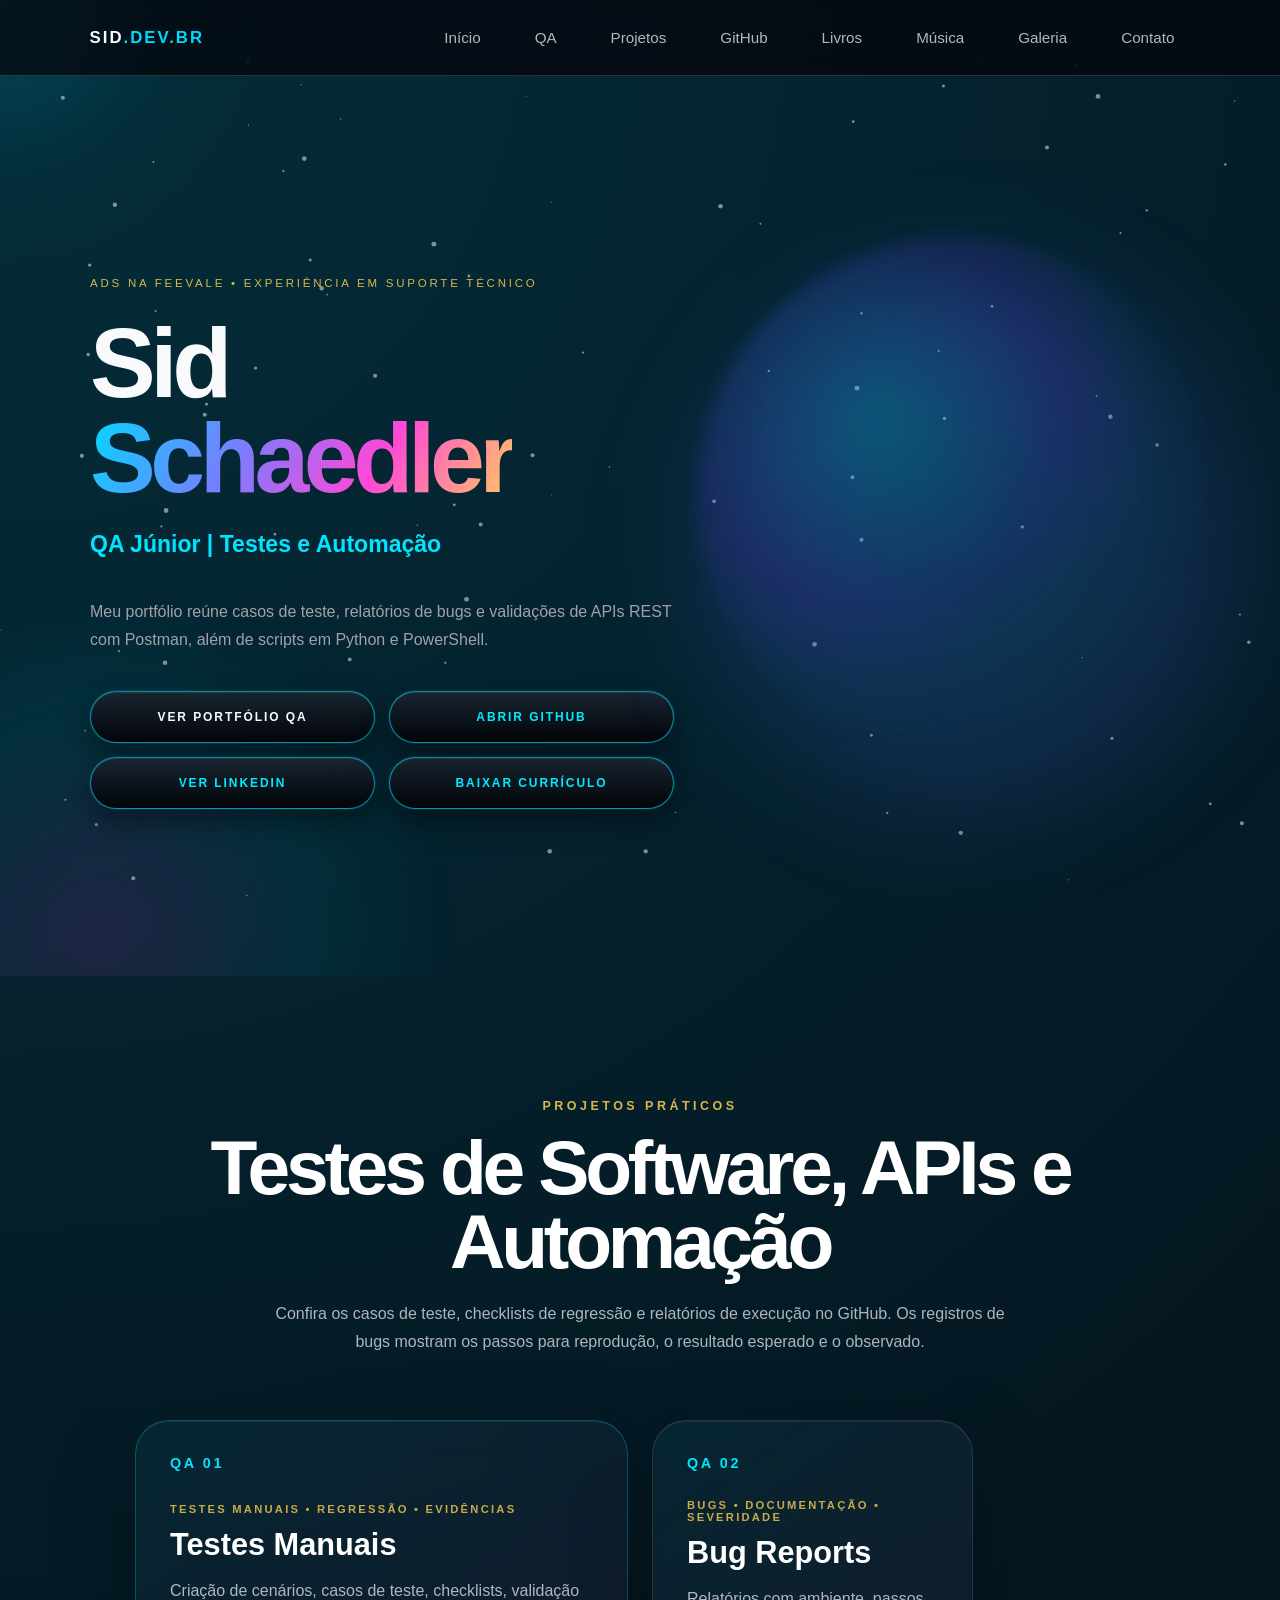
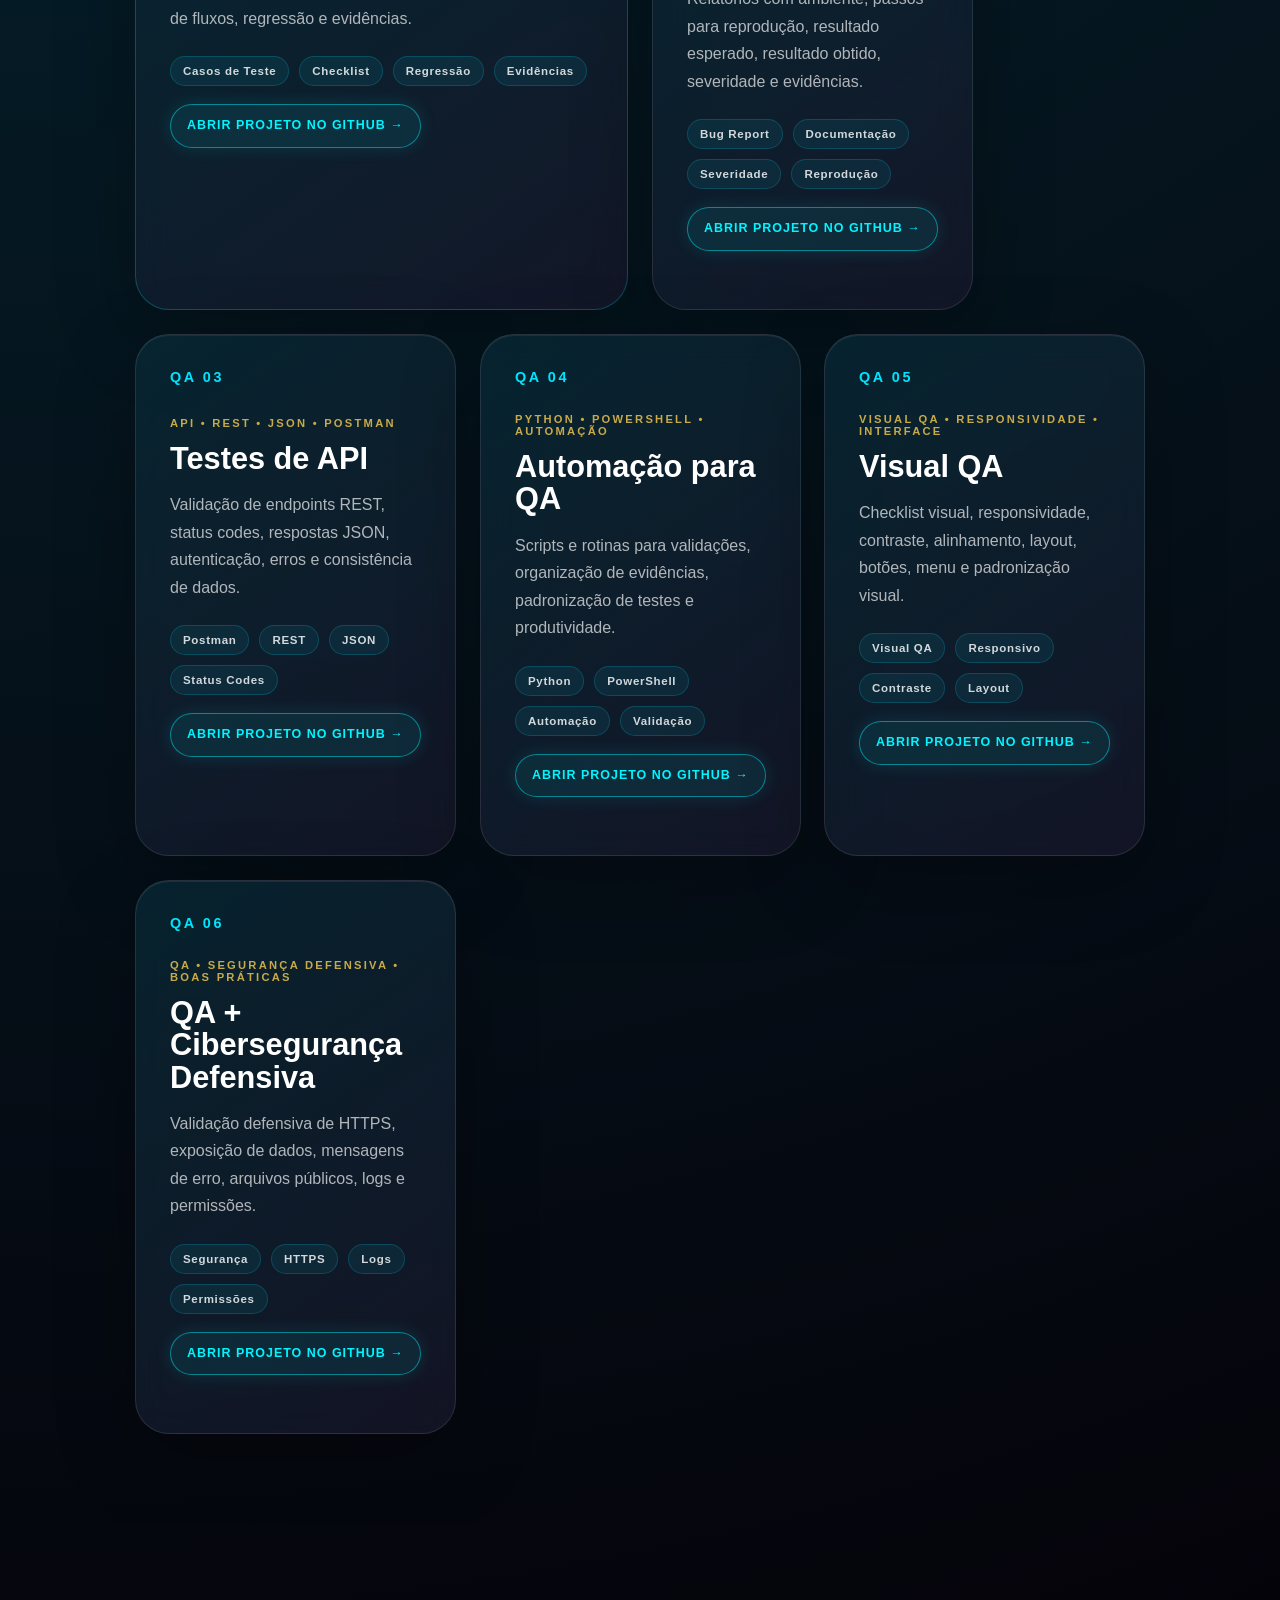
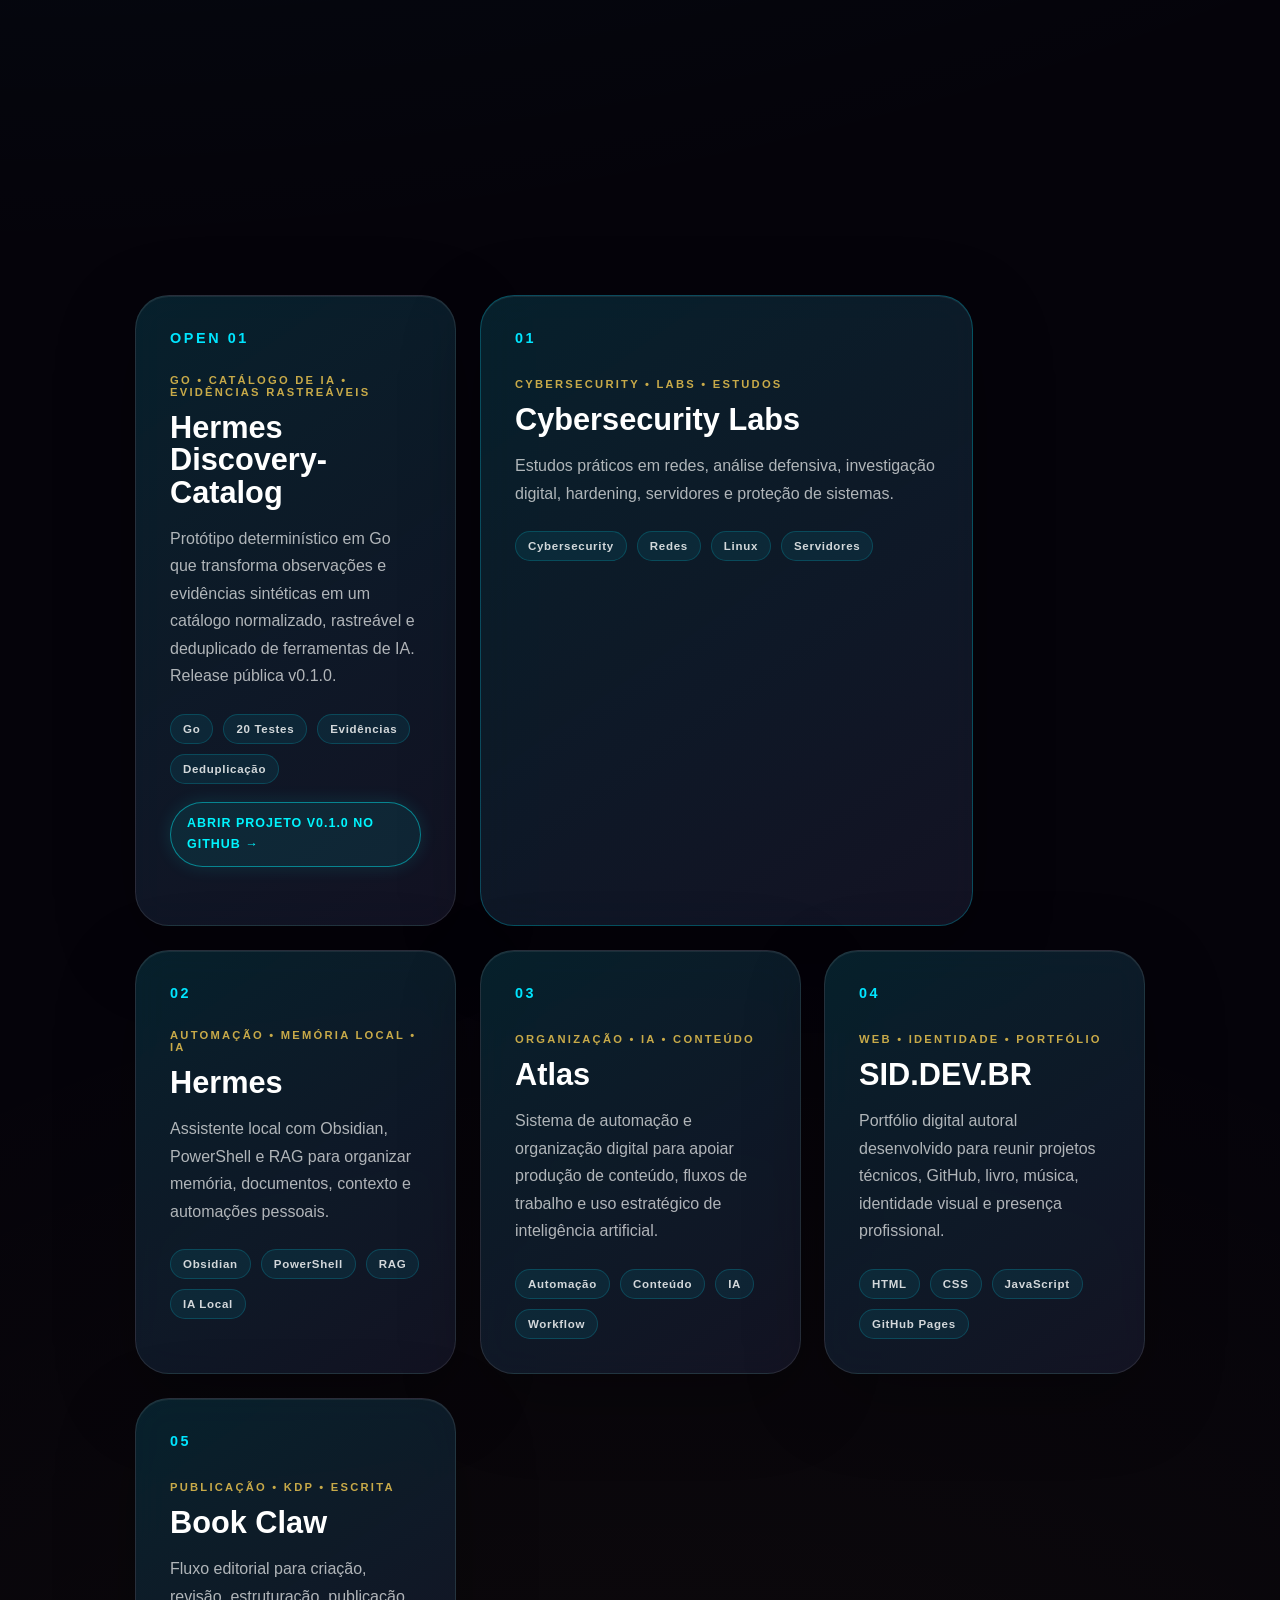
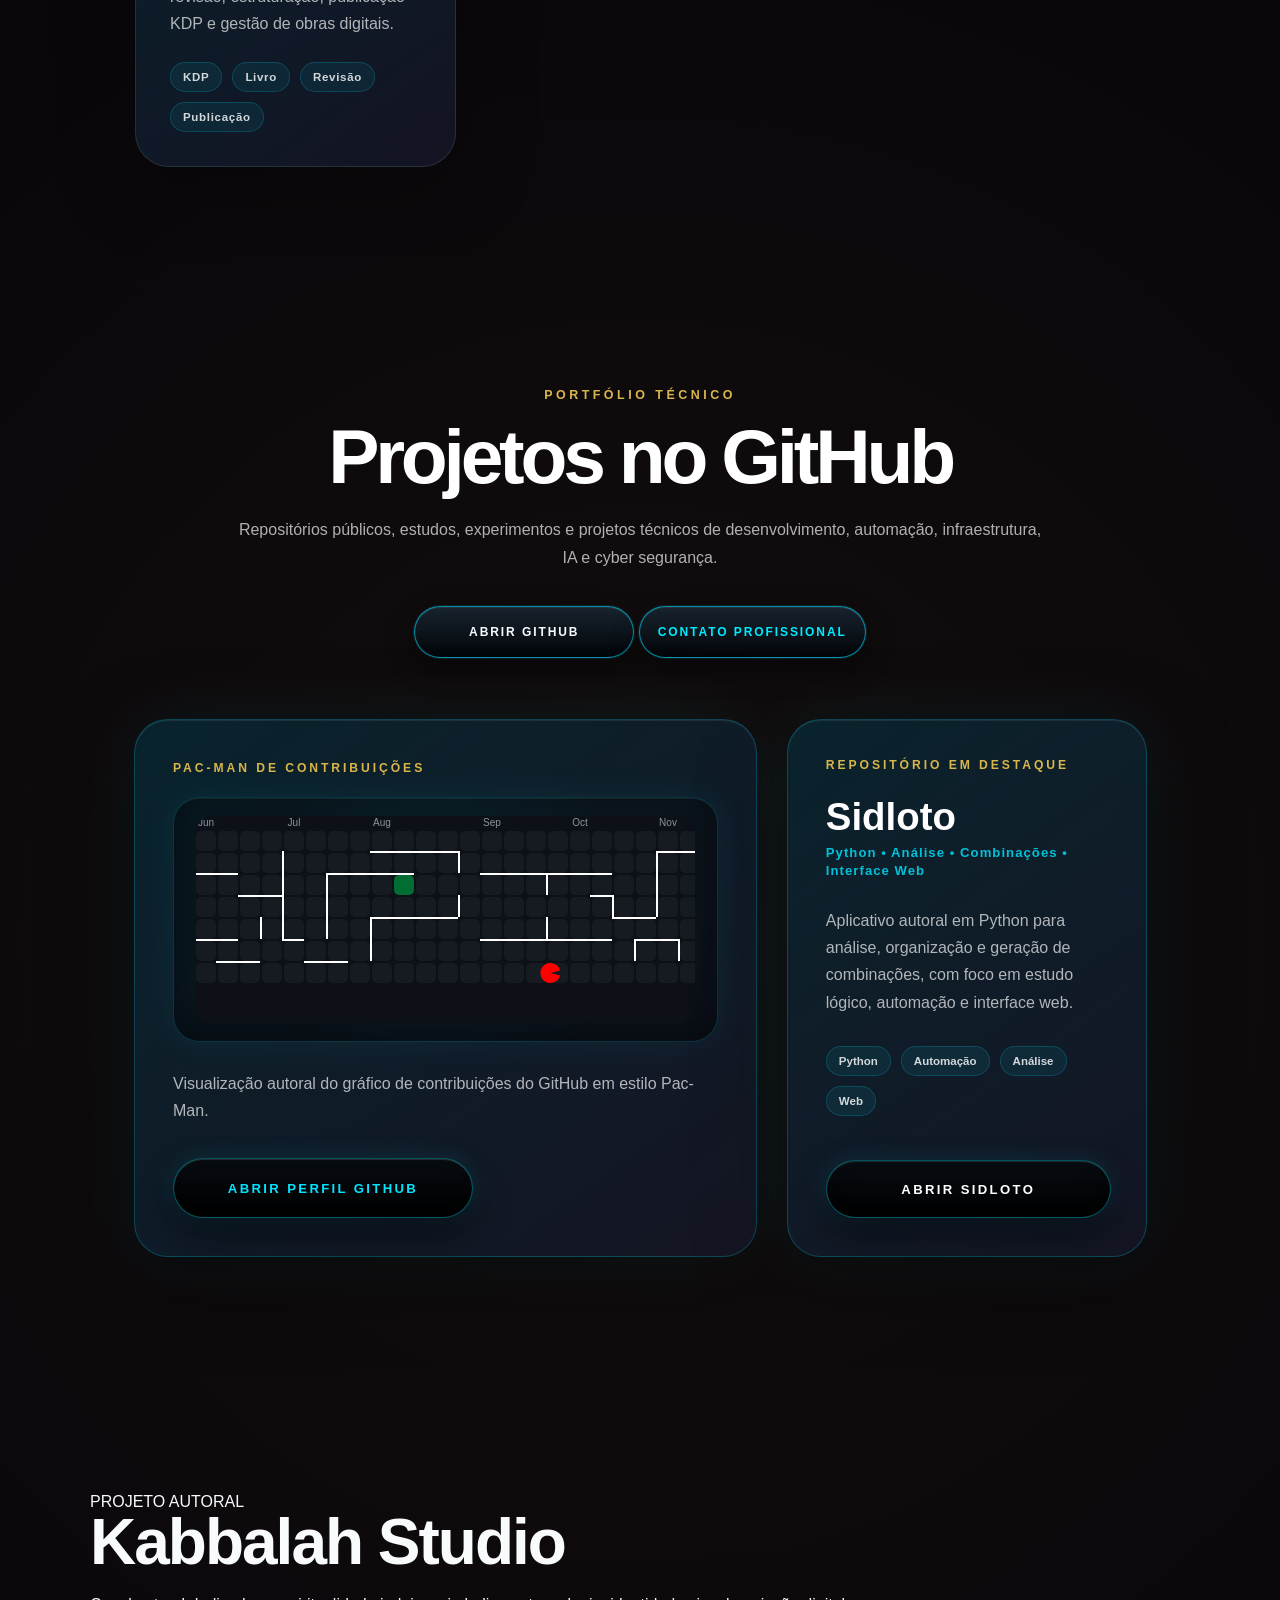
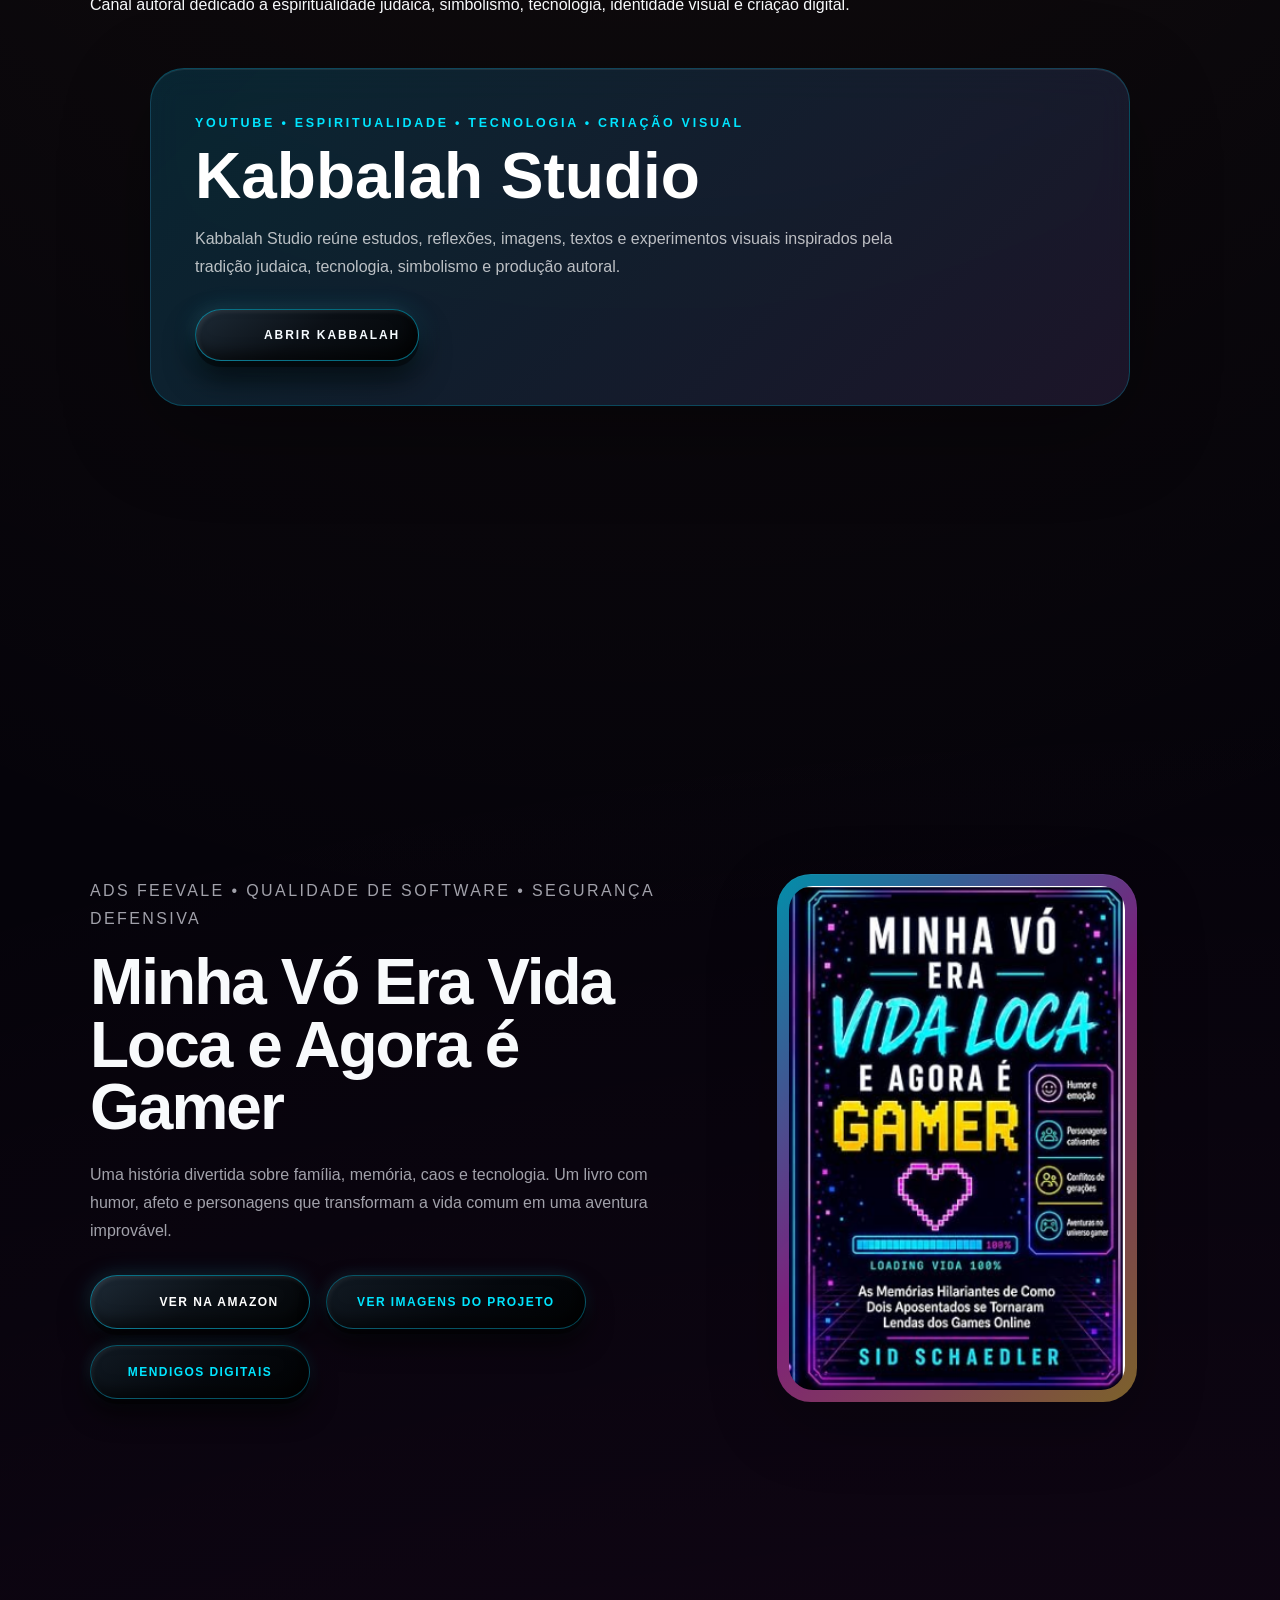
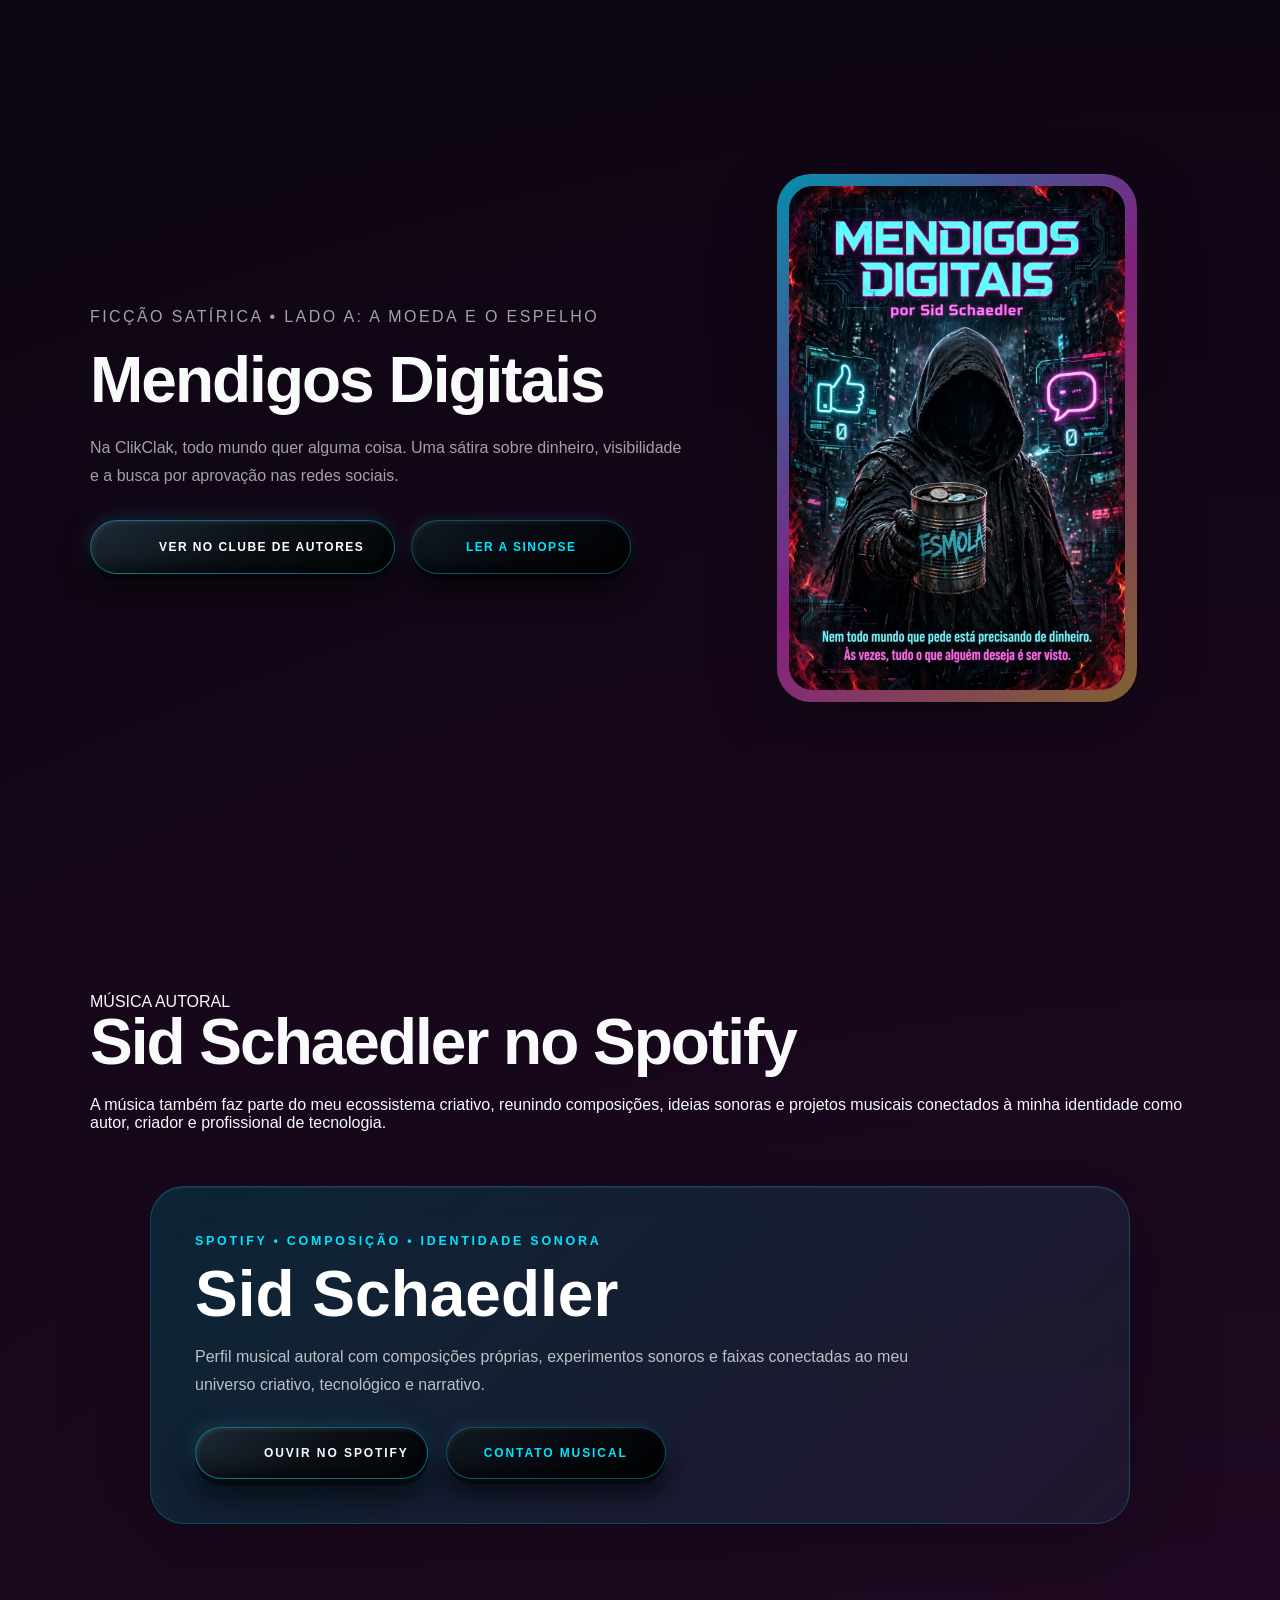
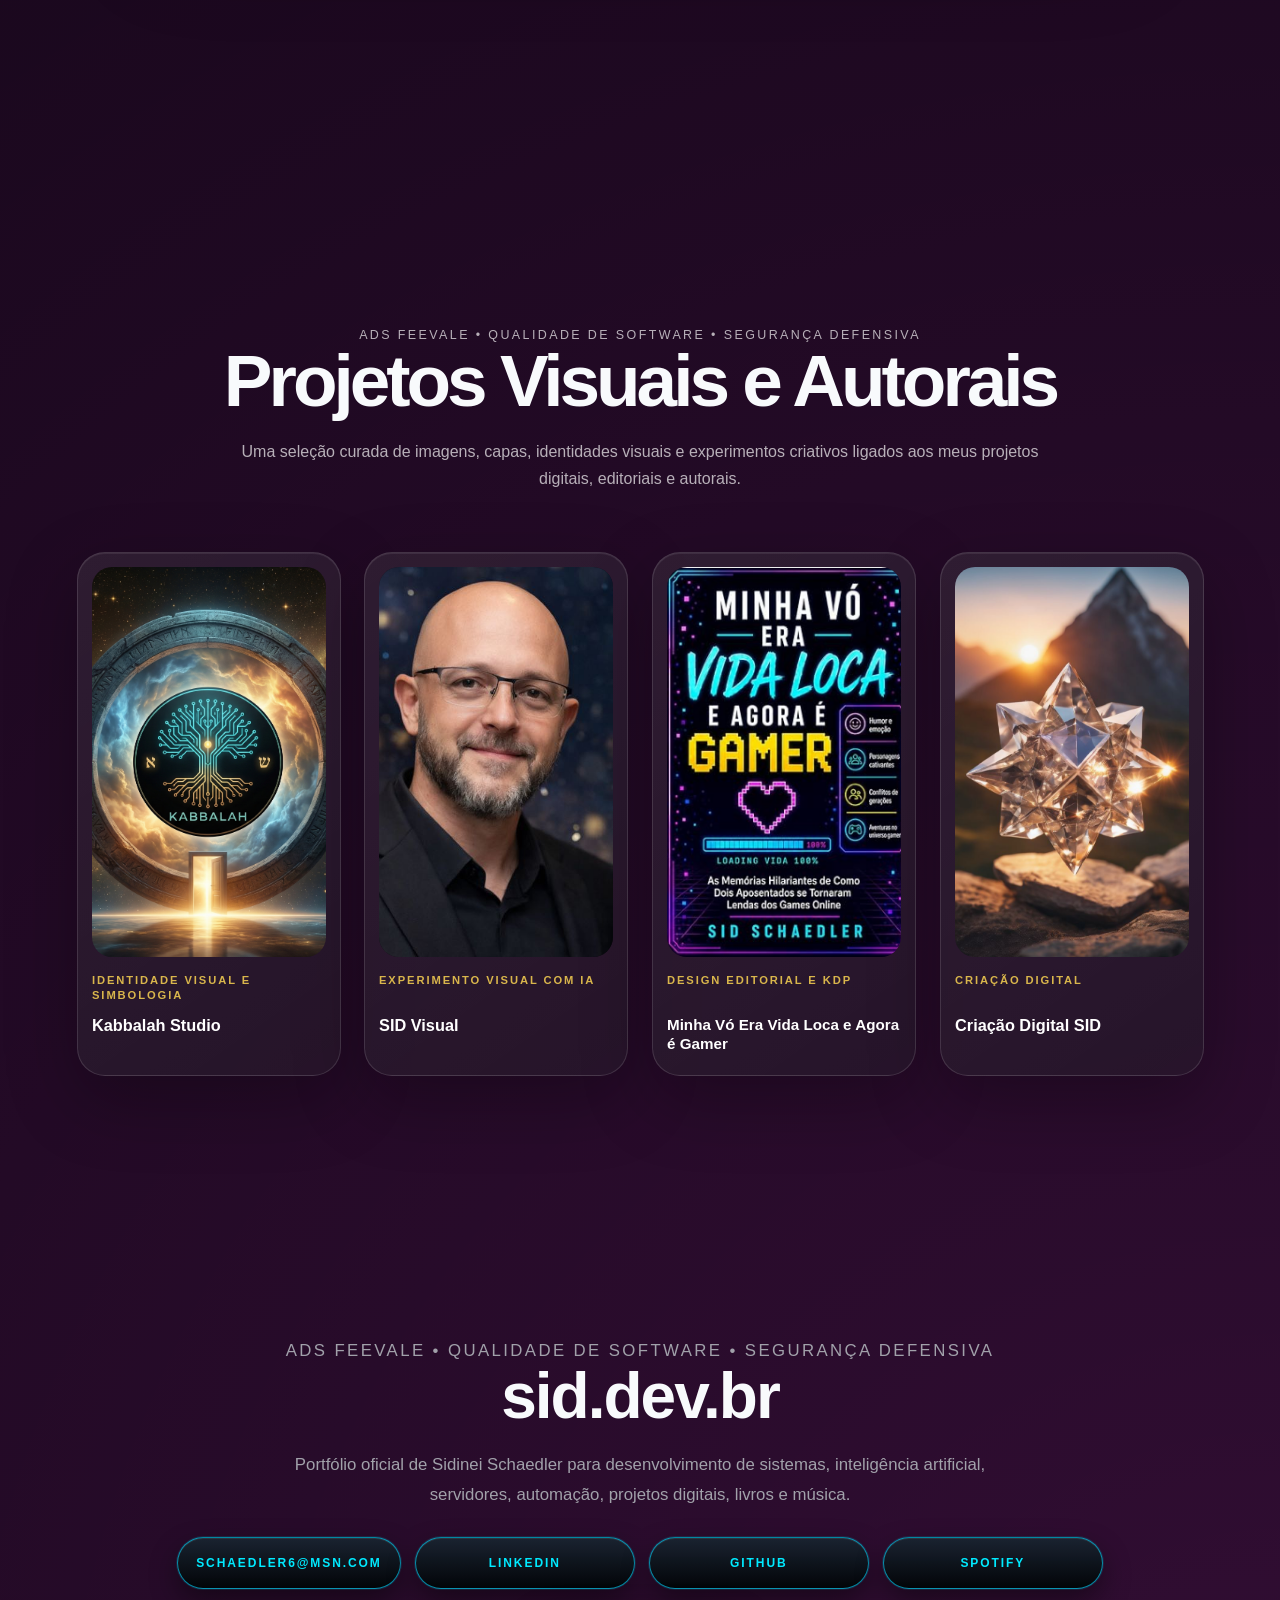
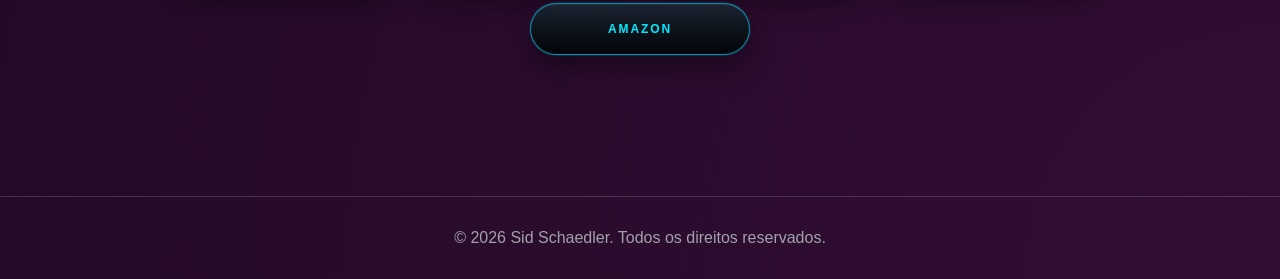
<file: index.html>
<!DOCTYPE html>
<html lang="pt-BR">
<head>
  <meta name="referrer" content="strict-origin-when-cross-origin">
  <meta http-equiv="Content-Security-Policy" content="default-src 'self'; base-uri 'self'; object-src 'none'; img-src 'self' data: https:; media-src 'self' data: blob:; script-src 'self' 'nonce-sid-seo'; style-src 'self' 'unsafe-inline'; frame-src https://open.spotify.com; connect-src 'self' https://api.github.com; form-action 'none'">
  <meta charset="UTF-8">
  <meta name="viewport" content="width=device-width, initial-scale=1.0">
  <title>Sidinei Schaedler | Portfólio de QA Júnior | Testes e Automação</title>
  <meta name="description" content="Portfólio de QA Júnior de Sidinei Schaedler, estudante de ADS na Feevale. Casos de teste, relatórios de bugs, APIs REST com Postman e automação.">
  <!-- SID SEO PHASE 1 -->
  <link rel="canonical" href="https://sid.dev.br/">
  <meta name="robots" content="index, follow">
  <meta property="og:type" content="website">
  <meta property="og:site_name" content="SID.DEV.BR">
  <meta property="og:locale" content="pt_BR">
  <meta property="og:title" content="Sidinei Schaedler | Portfólio de QA Júnior">
  <meta property="og:description" content="Portfólio de QA Júnior de Sidinei Schaedler, estudante de ADS na Feevale. Casos de teste, relatórios de bugs, APIs REST com Postman e automação.">
  <meta property="og:url" content="https://sid.dev.br/">
  <meta property="og:image" content="https://sid.dev.br/assets/images/galeria-curada/sid_visual.JPG">
  <meta property="og:image:type" content="image/jpeg">
  <meta property="og:image:alt" content="Retrato visual autoral de Sidinei Schaedler para portfólio profissional de QA e tecnologia.">
  <meta name="twitter:card" content="summary_large_image">
  <meta name="twitter:title" content="Sidinei Schaedler | Portfólio de QA Júnior">
  <meta name="twitter:description" content="Portfólio de QA Júnior de Sidinei Schaedler, estudante de ADS na Feevale. Casos de teste, relatórios de bugs, APIs REST com Postman e automação.">
  <meta name="twitter:image" content="https://sid.dev.br/assets/images/galeria-curada/sid_visual.JPG">
  <script type="application/ld+json" nonce="sid-seo">
{
  "@context": "https://schema.org",
  "@type": "Person",
  "@id": "https://sid.dev.br/#sid-schaedler",
  "name": "Sidinei Roberto Schaedler",
  "alternateName": "Sid Schaedler",
  "url": "https://sid.dev.br/",
  "jobTitle": "Estudante de Análise e Desenvolvimento de Sistemas",
  "email": "mailto:schaedler6@msn.com",
  "sameAs": [
    "https://github.com/schaedler6",
    "https://www.linkedin.com/in/sidschaedler/"
  ],
  "knowsAbout": [
    "QA",
    "Testes de Software",
    "Automação",
    "Testes de API REST",
    "Postman",
    "Cibersegurança Defensiva",
    "Python",
    "PowerShell"
  ]
}
  </script>
  <script type="application/ld+json" nonce="sid-seo">
{
  "@context": "https://schema.org",
  "@type": "WebSite",
  "@id": "https://sid.dev.br/#website",
  "url": "https://sid.dev.br/",
  "name": "SID.DEV.BR",
  "inLanguage": "pt-BR",
  "publisher": {"@id": "https://sid.dev.br/#sid-schaedler"}
}
  </script>
  <!-- /SID SEO PHASE 1 -->
  <link rel="stylesheet" href="preview.css?v=visibility-20261122-livros">
  <link rel="sitemap" type="application/xml" href="sitemap.xml">
  <link rel="alternate" type="text/plain" href="llms.txt" title="LLMS.txt">
  <link rel="alternate" type="text/markdown" href="SOBRE-SID.md" title="Sobre Sid Schaedler">
  <link rel="alternate" type="text/markdown" href="PROJETOS.md" title="Projetos SID">
  <link rel="icon" type="image/svg+xml" href="assets/favicon.svg">
  <link rel="shortcut icon" href="favicon.ico">
<style id="sid-inline-botoes-hero-final">
/* SOMENTE OS 4 BOTÕES DO HERO — não mexe em partículas/orbe */

.hero .sid-hero-buttons-clean,
.hero .actions.sid-hero-buttons-clean,
.hero .hero-cta-grid.sid-hero-buttons-clean {
  display: grid !important;
  grid-template-columns: 285px 285px !important;
  grid-template-rows: 52px 52px !important;
  gap: 14px !important;
  width: 584px !important;
  max-width: 584px !important;
  margin-top: 28px !important;
  padding: 0 !important;
  align-items: center !important;
}

.hero .sid-hero-buttons-clean > a.sid-hero-button {
  box-sizing: border-box !important;
  width: 285px !important;
  min-width: 285px !important;
  max-width: 285px !important;
  height: 52px !important;
  min-height: 52px !important;
  max-height: 52px !important;

  display: flex !important;
  align-items: center !important;
  justify-content: center !important;

  padding: 0 18px !important;
  margin: 0 !important;

  border-radius: 999px !important;
  border: 1px solid rgba(0, 217, 255, 0.62) !important;

  background: linear-gradient(180deg, rgba(25, 37, 49, 0.94), rgba(2, 5, 8, 0.99)) !important;

  box-shadow:
    0 0 0 1px rgba(0, 217, 255, 0.12),
    0 12px 28px rgba(0, 0, 0, 0.42),
    inset 0 1px 0 rgba(255, 255, 255, 0.08) !important;

  text-decoration: none !important;
  text-align: center !important;
  white-space: nowrap !important;
  line-height: 1 !important;

  font-size: 12px !important;
  font-weight: 800 !important;
  letter-spacing: 0.16em !important;
  font-family: inherit !important;
}

.hero .sid-hero-buttons-clean > a.sid-hero-button-primary {
  color: #f6fbff !important;
}

.hero .sid-hero-buttons-clean > a.sid-hero-button-secondary {
  color: #00eaff !important;
}

.hero .sid-hero-buttons-clean > a.sid-hero-button::before,
.hero .sid-hero-buttons-clean > a.sid-hero-button::after {
  content: none !important;
  display: none !important;
}

@media (max-width: 760px) {
  .hero .sid-hero-buttons-clean,
  .hero .actions.sid-hero-buttons-clean,
  .hero .hero-cta-grid.sid-hero-buttons-clean {
    grid-template-columns: 1fr !important;
    grid-template-rows: repeat(4, 52px) !important;
    width: 100% !important;
    max-width: 100% !important;
  }

  .hero .sid-hero-buttons-clean > a.sid-hero-button {
    width: 100% !important;
    min-width: 0 !important;
    max-width: 100% !important;
  }
}
</style>
<style id="sid-global-buttons-reactive">
/* =========================================================
   SID — PADRÃO GLOBAL DE BOTÕES REATIVOS
   NÃO mexe em canvas, partículas, orbe, preview.js ou preview.css.
   ========================================================= */

:root {
  --sid-btn-w: 285px;
  --sid-btn-h: 52px;
  --sid-btn-radius: 999px;
  --sid-btn-bg-top: rgba(25, 37, 49, 0.94);
  --sid-btn-bg-bottom: rgba(2, 5, 8, 0.99);
  --sid-btn-border: rgba(0, 217, 255, 0.62);
  --sid-btn-border-hover: rgba(0, 234, 255, 0.95);
  --sid-btn-cyan: #00eaff;
  --sid-btn-white: #f6fbff;
}

/* Botões do hero: exatamente 4, em 2x2 */
.hero .sid-hero-buttons-clean,
.hero .actions.sid-hero-buttons-clean,
.hero .hero-cta-grid.sid-hero-buttons-clean,
.hero .actions.hero-cta-grid {
  display: grid !important;
  grid-template-columns: var(--sid-btn-w) var(--sid-btn-w) !important;
  grid-template-rows: var(--sid-btn-h) var(--sid-btn-h) !important;
  gap: 14px !important;
  width: 584px !important;
  max-width: 584px !important;
  margin-top: 28px !important;
  padding: 0 !important;
  align-items: center !important;
}

/* Padrão visual para botões do site */
.hero .sid-hero-button,
.hero .hero-cta-grid > a,
.hero .actions.hero-cta-grid > a,
a.btn,
.btn,
.actions a.btn,
.hero-actions a.btn,
.github-clean-actions a,
.github-ultra-actions a,
.github-final-section .hero-actions a,
.book-actions a,
.music-author-actions a,
.spotify-actions a,
.contact-links-official a.btn,
.contact a.btn,
#contato a.btn {
  box-sizing: border-box !important;

  min-width: 220px !important;
  height: var(--sid-btn-h) !important;
  min-height: var(--sid-btn-h) !important;
  max-height: var(--sid-btn-h) !important;

  display: inline-flex !important;
  align-items: center !important;
  justify-content: center !important;

  padding: 0 18px !important;
  margin: 0 !important;

  border-radius: var(--sid-btn-radius) !important;
  border: 1px solid var(--sid-btn-border) !important;

  background:
    linear-gradient(180deg, var(--sid-btn-bg-top), var(--sid-btn-bg-bottom)) !important;

  box-shadow:
    0 0 0 1px rgba(0, 217, 255, 0.12),
    0 12px 28px rgba(0, 0, 0, 0.42),
    inset 0 1px 0 rgba(255, 255, 255, 0.08) !important;

  color: var(--sid-btn-cyan) !important;
  text-decoration: none !important;
  text-align: center !important;
  white-space: nowrap !important;
  line-height: 1 !important;

  font-size: 12px !important;
  font-weight: 800 !important;
  letter-spacing: 0.16em !important;
  font-family: inherit !important;

  cursor: pointer !important;
  transform: translateY(0) scale(1) !important;
  transition:
    transform 180ms ease,
    border-color 180ms ease,
    box-shadow 180ms ease,
    background 180ms ease,
    color 180ms ease !important;
}

/* Hero com tamanho fixo igual na imagem */
.hero .sid-hero-button,
.hero .hero-cta-grid > a,
.hero .actions.hero-cta-grid > a {
  width: var(--sid-btn-w) !important;
  min-width: var(--sid-btn-w) !important;
  max-width: var(--sid-btn-w) !important;
}

/* Botão primário branco */
.hero .sid-hero-button-primary,
.hero .hero-cta-grid > a:first-child,
.hero .actions.hero-cta-grid > a:first-child,
a.btn.primary,
.btn.primary {
  color: var(--sid-btn-white) !important;
}

/* Reação ao mouse */
.hero .sid-hero-button:hover,
.hero .hero-cta-grid > a:hover,
.hero .actions.hero-cta-grid > a:hover,
a.btn:hover,
.btn:hover,
.actions a.btn:hover,
.hero-actions a.btn:hover,
.github-clean-actions a:hover,
.github-ultra-actions a:hover,
.github-final-section .hero-actions a:hover,
.book-actions a:hover,
.music-author-actions a:hover,
.spotify-actions a:hover,
.contact-links-official a.btn:hover,
.contact a.btn:hover,
#contato a.btn:hover {
  transform: translateY(-3px) scale(1.018) !important;
  border-color: var(--sid-btn-border-hover) !important;
  color: var(--sid-btn-white) !important;

  background:
    linear-gradient(180deg, rgba(34, 50, 66, 0.98), rgba(2, 7, 12, 1)) !important;

  box-shadow:
    0 0 0 1px rgba(0, 234, 255, 0.28),
    0 18px 36px rgba(0, 0, 0, 0.58),
    0 0 24px rgba(0, 217, 255, 0.24),
    inset 0 1px 0 rgba(255, 255, 255, 0.12) !important;
}

/* Clique */
.hero .sid-hero-button:active,
.hero .hero-cta-grid > a:active,
.hero .actions.hero-cta-grid > a:active,
a.btn:active,
.btn:active,
.actions a.btn:active,
.hero-actions a.btn:active,
.github-clean-actions a:active,
.github-ultra-actions a:active,
.github-final-section .hero-actions a:active,
.book-actions a:active,
.music-author-actions a:active,
.spotify-actions a:active,
.contact-links-official a.btn:active,
.contact a.btn:active,
#contato a.btn:active {
  transform: translateY(-1px) scale(0.992) !important;
}

/* Acessibilidade no teclado */
.hero .sid-hero-button:focus-visible,
.hero .hero-cta-grid > a:focus-visible,
.hero .actions.hero-cta-grid > a:focus-visible,
a.btn:focus-visible,
.btn:focus-visible {
  outline: 2px solid rgba(0, 234, 255, 0.95) !important;
  outline-offset: 4px !important;
}

/* Remove a bolinha/orbe antigo APENAS dos botões */
.hero .sid-hero-button::before,
.hero .sid-hero-button::after,
.hero .hero-cta-grid > a::before,
.hero .hero-cta-grid > a::after,
.hero .actions.hero-cta-grid > a::before,
.hero .actions.hero-cta-grid > a::after,
a.btn::before,
a.btn::after,
.btn::before,
.btn::after,
.actions a.btn::before,
.actions a.btn::after,
.hero-actions a.btn::before,
.hero-actions a.btn::after,
.github-clean-actions a::before,
.github-clean-actions a::after,
.github-ultra-actions a::before,
.github-ultra-actions a::after,
.book-actions a::before,
.book-actions a::after,
.music-author-actions a::before,
.music-author-actions a::after,
.spotify-actions a::before,
.spotify-actions a::after {
  content: none !important;
  display: none !important;
  width: 0 !important;
  height: 0 !important;
  min-width: 0 !important;
  min-height: 0 !important;
  opacity: 0 !important;
  visibility: hidden !important;
  background: none !important;
  background-image: none !important;
  box-shadow: none !important;
  border: 0 !important;
  animation: none !important;
  transform: none !important;
}

@media (max-width: 760px) {
  .hero .sid-hero-buttons-clean,
  .hero .actions.sid-hero-buttons-clean,
  .hero .hero-cta-grid.sid-hero-buttons-clean,
  .hero .actions.hero-cta-grid {
    grid-template-columns: 1fr !important;
    grid-template-rows: repeat(4, var(--sid-btn-h)) !important;
    width: 100% !important;
    max-width: 100% !important;
  }

  .hero .sid-hero-button,
  .hero .hero-cta-grid > a,
  .hero .actions.hero-cta-grid > a {
    width: 100% !important;
    min-width: 0 !important;
    max-width: 100% !important;
  }
}
</style>
<style id="sid-remove-orbes-botoes-final">
/* =========================================================
   SID — REMOVER ORBES/BOLINHAS SOMENTE DOS BOTÕES
   Não mexe no orbe principal, partículas, canvas ou preview.js.
   ========================================================= */

/* Botões gerais */
a.btn::before,
a.btn::after,
.btn::before,
.btn::after,
.actions a::before,
.actions a::after,
.hero-actions a::before,
.hero-actions a::after,
.book-actions a::before,
.book-actions a::after,
.music-author-actions a::before,
.music-author-actions a::after,
.spotify-actions a::before,
.spotify-actions a::after,
.contact-links-official a::before,
.contact-links-official a::after,
.contact a::before,
.contact a::after,
#contato a::before,
#contato a::after {
  content: none !important;
  display: none !important;
  width: 0 !important;
  height: 0 !important;
  min-width: 0 !important;
  min-height: 0 !important;
  opacity: 0 !important;
  visibility: hidden !important;
  background: none !important;
  background-image: none !important;
  box-shadow: none !important;
  border: 0 !important;
  animation: none !important;
  transform: none !important;
}

/* Botão ABRIR SIDLOTO e botões da área GitHub */
.github-clean-sidloto > a::before,
.github-clean-sidloto > a::after,
.github-ultra-sidloto > a::before,
.github-ultra-sidloto > a::after,
.github-final-sidloto > a::before,
.github-final-sidloto > a::after,
.sid-github-sidloto-card > a::before,
.sid-github-sidloto-card > a::after,
.github-clean-pacman > a::before,
.github-clean-pacman > a::after,
.github-ultra-pacman > a::before,
.github-ultra-pacman > a::after,
.github-final-pacman > a::before,
.github-final-pacman > a::after,
.sid-github-pacman-card > a::before,
.sid-github-pacman-card > a::after,
.github-clean-actions a::before,
.github-clean-actions a::after,
.github-ultra-actions a::before,
.github-ultra-actions a::after,
.github-final-section .hero-actions a::before,
.github-final-section .hero-actions a::after {
  content: none !important;
  display: none !important;
  width: 0 !important;
  height: 0 !important;
  min-width: 0 !important;
  min-height: 0 !important;
  opacity: 0 !important;
  visibility: hidden !important;
  background: none !important;
  background-image: none !important;
  box-shadow: none !important;
  border: 0 !important;
  animation: none !important;
  transform: none !important;
}

/* Centraliza o texto depois de remover a bolinha */
.github-clean-sidloto > a,
.github-ultra-sidloto > a,
.github-final-sidloto > a,
.sid-github-sidloto-card > a,
.github-clean-pacman > a,
.github-ultra-pacman > a,
.github-final-pacman > a,
.sid-github-pacman-card > a,
.github-clean-actions a,
.github-ultra-actions a,
.github-final-section .hero-actions a {
  justify-content: center !important;
  text-align: center !important;
  padding-left: 18px !important;
  padding-right: 18px !important;
}
</style>
<style id="sid-contact-links-final-css">
/* SOMENTE BOTÕES DO CONTATO */
.sid-contact-links-final {
  display: flex !important;
  flex-wrap: wrap !important;
  justify-content: center !important;
  align-items: center !important;
  gap: 14px !important;
  max-width: 980px !important;
  margin: 28px auto 0 !important;
}

.sid-contact-links-final a.btn {
  min-width: 190px !important;
  height: 52px !important;
  justify-content: center !important;
  text-align: center !important;
}

.sid-contact-links-final a.btn:first-child {
  min-width: 285px !important;
}

@media (max-width: 760px) {
  .sid-contact-links-final {
    flex-direction: column !important;
    width: 100% !important;
  }

  .sid-contact-links-final a.btn,
  .sid-contact-links-final a.btn:first-child {
    width: 100% !important;
    min-width: 0 !important;
  }
}
</style>
<style id="sid-canvas-bg-visivel">
/* =========================================================
   SID — TORNAR VISÍVEL O CANVAS ORIGINAL DAS PARTÍCULAS
   Não cria partículas novas.
   Não mexe em preview.js.
   Não mexe em preview.css.
   ========================================================= */

#canvas-bg {
  position: fixed !important;
  inset: 0 !important;
  width: 100vw !important;
  height: 100vh !important;
  display: block !important;
  pointer-events: none !important;
  z-index: 1 !important;
  opacity: 0.9 !important;
}

/* Mantém o conteúdo acima das partículas */
header,
nav,
main,
section,
footer,
.hero,
.hero-content,
.hero-visual,
.navbar,
.site-header {
  position: relative !important;
  z-index: 2 !important;
}

/* Garante que o orbe continue acima do canvas */
.hero-orbisite-alpha-video,
.hero-visual video,
.hero-visual img {
  position: relative !important;
  z-index: 3 !important;
}
</style>

<style id="sid-qa-github-link-style">
/* =========================================================
   SID — LINKS DOS CARDS QA
   Corrige o link azul padrão do navegador.
   Não mexe em partículas, canvas, orbe ou preview.js.
========================================================= */

.project-content .project-cta {
  margin-top: 18px;
}

.project-content .project-github-link {
  display: inline-flex;
  align-items: center;
  justify-content: center;
  gap: 8px;
  width: fit-content;
  padding: 10px 16px;
  border: 1px solid rgba(0, 245, 255, 0.45);
  border-radius: 999px;
  background: rgba(0, 245, 255, 0.08);
  color: #00f5ff !important;
  text-decoration: none !important;
  font-size: 0.78rem;
  font-weight: 800;
  letter-spacing: 0.08em;
  text-transform: uppercase;
  box-shadow: 0 0 18px rgba(0, 245, 255, 0.12);
  transition: transform 0.2s ease, border-color 0.2s ease, background 0.2s ease, box-shadow 0.2s ease;
}

.project-content .project-github-link:hover,
.project-content .project-github-link:focus {
  transform: translateY(-2px);
  border-color: rgba(0, 245, 255, 0.9);
  background: rgba(0, 245, 255, 0.16);
  box-shadow: 0 0 24px rgba(0, 245, 255, 0.28);
  outline: none;
}
</style>

<style id="sid-mobile-hide-orbi-hard-20260709">
/* SID MOBILE HARD FIX — remove completamente o Orbi no mobile.
   Desktop preservado. */
@media screen and (max-width: 1000px) {
  section.hero .hero-visual,
  section.hero .hero-visual.reveal,
  section.hero .hero-orbisite-alpha-wrap,
  section.hero .hero-orbisite-alpha-video,
  section.hero .hero-orbisite-ios-svg,
  section.hero .floating-card,
  section.hero .card-one,
  section.hero .card-two {
    display: none !important;
    visibility: hidden !important;
    opacity: 0 !important;
    width: 0 !important;
    height: 0 !important;
    max-width: 0 !important;
    max-height: 0 !important;
    min-width: 0 !important;
    min-height: 0 !important;
    margin: 0 !important;
    padding: 0 !important;
    overflow: hidden !important;
    pointer-events: none !important;
  }

  section.hero {
    padding-bottom: 36px !important;
  }
}
</style>
</head>
<body>
  <a class="skip-link" href="#conteudo-principal">Pular para o conteúdo principal</a>

  <canvas id="canvas-bg"></canvas>
  <div class="mouse-light"></div>

  <header class="header">
    <div class="logo">SID<span>.DEV.BR</span></div>

    <nav>
      <a href="#inicio">Início</a>
      <a href="#qa">QA</a>
      <a href="#projetos">Projetos</a>
      <a href="#github">GitHub</a>
      <a href="#livros">Livros</a>
      <a href="#musica">Música</a>
      <a href="#galeria">Galeria</a>
      <a href="#contato">Contato</a>
    </nav>
  </header>

  <nav class="mobile-bottom-nav" aria-label="Navegação rápida mobile">
    <a href="#inicio">Início</a>
    <a href="#qa">QA</a>
    <a href="#livros">Livros</a>
    <a href="#projetos">Projetos</a>
    <a href="#github">GitHub</a>
    <a href="assets/curriculo/Curriculo_Sidinei_QA_Junior.pdf">CV</a>
    <a href="#contato">Contato</a>
  </nav>

  <main id="conteudo-principal">

    <section id="inicio" class="hero">
      <div class="hero-text reveal">
        <p class="eyebrow">ADS na Feevale • Experiência em suporte técnico</p>
        <h1>Sid<br><span>Schaedler</span></h1>
        <h2 id="typing">QA Júnior | Testes e Automação</h2>
        <p class="intro">Meu portfólio reúne casos de teste, relatórios de bugs e validações de APIs REST com Postman, além de scripts em Python e PowerShell.</p>

        <div class="actions hero-cta-grid sid-hero-buttons-clean">
  <a href="#qa" class="sid-hero-button sid-hero-button-primary">VER PORTFÓLIO QA</a>
  <a href="https://github.com/schaedler6" class="sid-hero-button sid-hero-button-secondary" target="_blank" rel="noopener noreferrer">ABRIR GITHUB</a>
  <a href="https://www.linkedin.com/in/sidschaedler/" class="sid-hero-button sid-hero-button-secondary" target="_blank" rel="noopener noreferrer">VER LINKEDIN</a>
  <a href="assets/curriculo/Curriculo_Sidinei_QA_Junior.pdf" class="sid-hero-button sid-hero-button-secondary">BAIXAR CURRÍCULO</a>
</div>
      </div>

      <div class="hero-visual reveal">
        <div class="hero-orbisite-alpha-wrap">
          <video class="hero-orbisite-alpha-video" autoplay muted loop playsinline preload="none"
                 data-src="assets/videos/orbisite-alpha.webm?v=20260612-alpha-final" aria-hidden="true"></video>
          <noscript>
            <picture>
              <source media="(width > 1000px)" srcset="assets/videos/orbisite-estatico.webp">
              <img class="hero-orbisite-alpha-video hero-orbisite-fallback" width="860" height="484" alt=""
                   src="[data-uri]">
            </picture>
          </noscript>
</div>
        
                                
        <div class="floating-card card-one">
          <strong>Atlas</strong>
          <span>Automação e IA</span>
        </div>
        <div class="floating-card card-two">
          <strong>Book Claw</strong>
          <span>Livros e KDP</span>
        </div>
      </div>
    </section>

    <section id="qa" class="section projects projects-premium">
      <div class="section-heading reveal">
        <span>PROJETOS PRÁTICOS</span>
        <h2>Testes de Software, APIs e Automação</h2>
        <p>
          Confira os casos de teste, checklists de regressão e relatórios de execução no GitHub.
          Os registros de bugs mostram os passos para reprodução, o resultado esperado e o observado.
        </p>
      </div>

      <div class="projects-premium-grid">
        <a class="project-premium-card reveal project-featured project-card-link" href="https://github.com/schaedler6/qa-portfolio-sidinei/tree/main/01-testes-manuais"
           target="_blank" rel="noopener noreferrer" aria-labelledby="qa-01-testes-manuais">
          <div class="project-number">QA 01</div>
          <div class="project-content">
            <span class="project-type">Testes Manuais • Regressão • Evidências</span>
            <h3 id="qa-01-testes-manuais">Testes Manuais</h3>
            <p>Criação de cenários, casos de teste, checklists, validação de fluxos, regressão e evidências.</p>
            <div class="project-tags">
              <span>Casos de Teste</span>
              <span>Checklist</span>
              <span>Regressão</span>
              <span>Evidências</span>
            </div>
            <p class="project-cta"><span class="project-github-link">Abrir projeto no GitHub →</span></p>
          </div>
        </a>

        <a class="project-premium-card reveal project-card-link" href="https://github.com/schaedler6/qa-portfolio-sidinei/tree/main/02-bug-reports"
           target="_blank" rel="noopener noreferrer" aria-labelledby="qa-02-bug-reports">
          <div class="project-number">QA 02</div>
          <div class="project-content">
            <span class="project-type">Bugs • Documentação • Severidade</span>
            <h3 id="qa-02-bug-reports">Bug Reports</h3>
            <p>Relatórios com ambiente, passos para reprodução, resultado esperado, resultado obtido, severidade e evidências.</p>
            <div class="project-tags">
              <span>Bug Report</span>
              <span>Documentação</span>
              <span>Severidade</span>
              <span>Reprodução</span>
            </div>
            <p class="project-cta"><span class="project-github-link">Abrir projeto no GitHub →</span></p>
          </div>
        </a>

        <a class="project-premium-card reveal project-card-link" href="https://github.com/schaedler6/qa-portfolio-sidinei/tree/main/03-testes-api"
           target="_blank" rel="noopener noreferrer" aria-labelledby="qa-03-testes-api">
          <div class="project-number">QA 03</div>
          <div class="project-content">
            <span class="project-type">API • REST • JSON • Postman</span>
            <h3 id="qa-03-testes-api">Testes de API</h3>
            <p>Validação de endpoints REST, status codes, respostas JSON, autenticação, erros e consistência de dados.</p>
            <div class="project-tags">
              <span>Postman</span>
              <span>REST</span>
              <span>JSON</span>
              <span>Status Codes</span>
            </div>
            <p class="project-cta"><span class="project-github-link">Abrir projeto no GitHub →</span></p>
          </div>
        </a>

        <a class="project-premium-card reveal project-card-link" href="https://github.com/schaedler6/qa-portfolio-sidinei/tree/main/04-automacao-qa"
           target="_blank" rel="noopener noreferrer" aria-labelledby="qa-04-automacao-qa">
          <div class="project-number">QA 04</div>
          <div class="project-content">
            <span class="project-type">Python • PowerShell • Automação</span>
            <h3 id="qa-04-automacao-qa">Automação para QA</h3>
            <p>Scripts e rotinas para validações, organização de evidências, padronização de testes e produtividade.</p>
            <div class="project-tags">
              <span>Python</span>
              <span>PowerShell</span>
              <span>Automação</span>
              <span>Validação</span>
            </div>
            <p class="project-cta"><span class="project-github-link">Abrir projeto no GitHub →</span></p>
          </div>
        </a>

        <a class="project-premium-card reveal project-card-link" href="https://github.com/schaedler6/qa-portfolio-sidinei/tree/main/05-visual-qa"
           target="_blank" rel="noopener noreferrer" aria-labelledby="qa-05-visual-qa">
          <div class="project-number">QA 05</div>
          <div class="project-content">
            <span class="project-type">Visual QA • Responsividade • Interface</span>
            <h3 id="qa-05-visual-qa">Visual QA</h3>
            <p>Checklist visual, responsividade, contraste, alinhamento, layout, botões, menu e padronização visual.</p>
            <div class="project-tags">
              <span>Visual QA</span>
              <span>Responsivo</span>
              <span>Contraste</span>
              <span>Layout</span>
            </div>
            <p class="project-cta"><span class="project-github-link">Abrir projeto no GitHub →</span></p>
          </div>
        </a>

        <a class="project-premium-card reveal project-card-link" href="https://github.com/schaedler6/qa-portfolio-sidinei/tree/main/06-qa-seguranca-defensiva"
           target="_blank" rel="noopener noreferrer" aria-labelledby="qa-06-qa-seguranca-defensiva">
          <div class="project-number">QA 06</div>
          <div class="project-content">
            <span class="project-type">QA • Segurança Defensiva • Boas Práticas</span>
            <h3 id="qa-06-qa-seguranca-defensiva">QA + Cibersegurança Defensiva</h3>
            <p>Validação defensiva de HTTPS, exposição de dados, mensagens de erro, arquivos públicos, logs e permissões.</p>
            <div class="project-tags">
              <span>Segurança</span>
              <span>HTTPS</span>
              <span>Logs</span>
              <span>Permissões</span>
            </div>
            <p class="project-cta"><span class="project-github-link">Abrir projeto no GitHub →</span></p>
          </div>
        </a>
      </div>
    </section>

<section id="projetos" class="section projects projects-premium">
      <div class="section-heading reveal">
        <span>PORTFÓLIO TÉCNICO</span>
        <h2>Projetos em Destaque</h2>
        <p>
          Projetos que conectam cibersegurança, automação, inteligência artificial,
          servidores, organização digital e desenvolvimento web.
        </p>
      </div>

      <div class="projects-premium-grid">
        <!-- SID_START_HERMES_DISCOVERY_CARD_V010 -->
        <a class="project-premium-card reveal project-card-link" href="https://github.com/schaedler6/hermes-discovery-catalog"
           target="_blank" rel="noopener noreferrer" aria-labelledby="hermes-discovery-catalog">
          <div class="project-number">OPEN 01</div>
          <div class="project-content">
            <span class="project-type">Go • Catálogo de IA • Evidências rastreáveis</span>
            <h3 id="hermes-discovery-catalog">Hermes Discovery-Catalog</h3>
            <p>
              Protótipo determinístico em Go que transforma observações e evidências
              sintéticas em um catálogo normalizado, rastreável e deduplicado de
              ferramentas de IA. Release pública v0.1.0.
            </p>
            <div class="project-tags">
              <span>Go</span>
              <span>20 Testes</span>
              <span>Evidências</span>
              <span>Deduplicação</span>
            </div>
            <p class="project-cta">
              <span class="project-github-link">
                Abrir projeto v0.1.0 no GitHub →
              </span>
            </p>
          </div>
        </a>
        <!-- SID_END_HERMES_DISCOVERY_CARD_V010 -->

        <article class="project-premium-card reveal project-featured">
          <div class="project-number">01</div>
          <div class="project-content">
            <span class="project-type">Cybersecurity • Labs • Estudos</span>
            <h3>Cybersecurity Labs</h3>
            <p>
              Estudos práticos em redes, análise defensiva, investigação digital,
              hardening, servidores e proteção de sistemas.
            </p>
            <div class="project-tags">
              <span>Cybersecurity</span>
              <span>Redes</span>
              <span>Linux</span>
              <span>Servidores</span>
            </div>
          </div>
        </article>

        <article class="project-premium-card reveal">
          <div class="project-number">02</div>
          <div class="project-content">
            <span class="project-type">Automação • Memória Local • IA</span>
            <h3>Hermes</h3>
            <p>
              Assistente local com Obsidian, PowerShell e RAG para organizar memória,
              documentos, contexto e automações pessoais.
            </p>
            <div class="project-tags">
              <span>Obsidian</span>
              <span>PowerShell</span>
              <span>RAG</span>
              <span>IA Local</span>
            </div>
          </div>
        </article>

        <article class="project-premium-card reveal">
          <div class="project-number">03</div>
          <div class="project-content">
            <span class="project-type">Organização • IA • Conteúdo</span>
            <h3>Atlas</h3>
            <p>
              Sistema de automação e organização digital para apoiar produção de conteúdo,
              fluxos de trabalho e uso estratégico de inteligência artificial.
            </p>
            <div class="project-tags">
              <span>Automação</span>
              <span>Conteúdo</span>
              <span>IA</span>
              <span>Workflow</span>
            </div>
          </div>
        </article>

        <article class="project-premium-card reveal">
          <div class="project-number">04</div>
          <div class="project-content">
            <span class="project-type">Web • Identidade • Portfólio</span>
            <h3>SID.DEV.BR</h3>
            <p>
              Portfólio digital autoral desenvolvido para reunir projetos técnicos,
              GitHub, livro, música, identidade visual e presença profissional.
            </p>
            <div class="project-tags">
              <span>HTML</span>
              <span>CSS</span>
              <span>JavaScript</span>
              <span>GitHub Pages</span>
            </div>
          </div>
        </article>

        <article class="project-premium-card reveal">
          <div class="project-number">05</div>
          <div class="project-content">
            <span class="project-type">Publicação • KDP • Escrita</span>
            <h3>Book Claw</h3>
            <p>
              Fluxo editorial para criação, revisão, estruturação, publicação KDP
              e gestão de obras digitais.
            </p>
            <div class="project-tags">
              <span>KDP</span>
              <span>Livro</span>
              <span>Revisão</span>
              <span>Publicação</span>
            </div>
          </div>
        </article>
      </div>
    </section>

<!-- SID_START_GITHUB_SECTION -->

    
    <section id="github" class="section github-clean-section">
      <div class="github-clean-heading reveal active">
        <span>PORTFÓLIO TÉCNICO</span>
        <h2>Projetos no GitHub</h2>
        <p>
          Repositórios públicos, estudos, experimentos e projetos técnicos de desenvolvimento,
          automação, infraestrutura, IA e cyber segurança.
        </p>

        <div class="hero-actions github-clean-actions">
          <a href="https://github.com/schaedler6" class="btn primary" target="_blank" rel="noopener noreferrer">ABRIR GITHUB</a>
          <a href="#contato" class="btn secondary">CONTATO PROFISSIONAL</a>
        </div>
      </div>

      <div class="github-clean-grid reveal active">
        <article class="github-clean-card github-clean-pacman">
          <span class="github-clean-kicker">PAC-MAN DE CONTRIBUIÇÕES</span>

          <div class="github-clean-pacman-frame">
            <svg width="1166" height="184" xmlns="https://www.w3.org/2000/svg"><desc>Generated with pacman-contribution-graph on Fri Jun 12 2026 02:54:41 GMT+0000 (Coordinated Universal Time)</desc><metadata>
		<info>
			<frames>277</frames>
			<frameRate>5</frameRate>
			<durationMs>55400</durationMs>
			<generatedOn>2026-06-12T02:54:41.531Z</generatedOn>
		</info>
	</metadata><rect width="100%" height="100%" fill="#0d1117"/><defs>
                <symbol id="ghost-blinky-up" viewBox="0 0 20 20">
                    <image href="[data-uri]" width="20" height="20"/>
                </symbol>
                
                <symbol id="ghost-blinky-down" viewBox="0 0 20 20">
                    <image href="[data-uri]" width="20" height="20"/>
                </symbol>
                
                <symbol id="ghost-blinky-left" viewBox="0 0 20 20">
                    <image href="[data-uri]" width="20" height="20"/>
                </symbol>
                
                <symbol id="ghost-blinky-right" viewBox="0 0 20 20">
                    <image href="[data-uri]" width="20" height="20"/>
                </symbol>
                
                <symbol id="ghost-inky-up" viewBox="0 0 20 20">
                    <image href="[data-uri]" width="20" height="20"/>
                </symbol>
                
                <symbol id="ghost-inky-down" viewBox="0 0 20 20">
                    <image href="[data-uri]" width="20" height="20"/>
                </symbol>
                
                <symbol id="ghost-inky-left" viewBox="0 0 20 20">
                    <image href="[data-uri]" width="20" height="20"/>
                </symbol>
                
                <symbol id="ghost-inky-right" viewBox="0 0 20 20">
                    <image href="[data-uri]" width="20" height="20"/>
                </symbol>
                
                <symbol id="ghost-pinky-up" viewBox="0 0 20 20">
                    <image href="[data-uri]" width="20" height="20"/>
                </symbol>
                
                <symbol id="ghost-pinky-down" viewBox="0 0 20 20">
                    <image href="[data-uri]" width="20" height="20"/>
                </symbol>
                
                <symbol id="ghost-pinky-left" viewBox="0 0 20 20">
                    <image href="[data-uri]" width="20" height="20"/>
                </symbol>
                
                <symbol id="ghost-pinky-right" viewBox="0 0 20 20">
                    <image href="[data-uri]" width="20" height="20"/>
                </symbol>
                
                <symbol id="ghost-clyde-up" viewBox="0 0 20 20">
                    <image href="[data-uri]" width="20" height="20"/>
                </symbol>
                
                <symbol id="ghost-clyde-down" viewBox="0 0 20 20">
                    <image href="[data-uri]" width="20" height="20"/>
                </symbol>
                
                <symbol id="ghost-clyde-left" viewBox="0 0 20 20">
                    <image href="[data-uri]" width="20" height="20"/>
                </symbol>
                
                <symbol id="ghost-clyde-right" viewBox="0 0 20 20">
                    <image href="[data-uri]" width="20" height="20"/>
                </symbol>
                
    <symbol id="ghost-scared" viewBox="0 0 20 20">
        <image href="[data-uri]" width="20" height="20"/>
    </symbol>
            <symbol id="ghost-eyes-up" viewBox="0 0 20 20">
                <image href="[data-uri]" width="20" height="20"/>
            </symbol>
            
            <symbol id="ghost-eyes-down" viewBox="0 0 20 20">
                <image href="[data-uri]" width="20" height="20"/>
            </symbol>
            
            <symbol id="ghost-eyes-left" viewBox="0 0 20 20">
                <image href="[data-uri]" width="20" height="20"/>
            </symbol>
            
            <symbol id="ghost-eyes-right" viewBox="0 0 20 20">
                <image href="[data-uri]" width="20" height="20"/>
            </symbol>
            </defs><text x="10" y="10" text-anchor="middle" font-size="10" fill="#8b949e">Jun</text><text x="32" y="10" text-anchor="middle" font-size="10" fill="#8b949e"></text><text x="98" y="10" text-anchor="middle" font-size="10" fill="#8b949e">Jul</text><text x="120" y="10" text-anchor="middle" font-size="10" fill="#8b949e"></text><text x="186" y="10" text-anchor="middle" font-size="10" fill="#8b949e">Aug</text><text x="208" y="10" text-anchor="middle" font-size="10" fill="#8b949e"></text><text x="296" y="10" text-anchor="middle" font-size="10" fill="#8b949e">Sep</text><text x="318" y="10" text-anchor="middle" font-size="10" fill="#8b949e"></text><text x="384" y="10" text-anchor="middle" font-size="10" fill="#8b949e">Oct</text><text x="406" y="10" text-anchor="middle" font-size="10" fill="#8b949e"></text><text x="472" y="10" text-anchor="middle" font-size="10" fill="#8b949e">Nov</text><text x="494" y="10" text-anchor="middle" font-size="10" fill="#8b949e"></text><text x="582" y="10" text-anchor="middle" font-size="10" fill="#8b949e">Dec</text><text x="604" y="10" text-anchor="middle" font-size="10" fill="#8b949e"></text><text x="670" y="10" text-anchor="middle" font-size="10" fill="#8b949e">Jan</text><text x="692" y="10" text-anchor="middle" font-size="10" fill="#8b949e"></text><text x="758" y="10" text-anchor="middle" font-size="10" fill="#8b949e">Feb</text><text x="780" y="10" text-anchor="middle" font-size="10" fill="#8b949e"></text><text x="846" y="10" text-anchor="middle" font-size="10" fill="#8b949e">Mar</text><text x="868" y="10" text-anchor="middle" font-size="10" fill="#8b949e"></text><text x="956" y="10" text-anchor="middle" font-size="10" fill="#8b949e">Apr</text><text x="978" y="10" text-anchor="middle" font-size="10" fill="#8b949e"></text><text x="1044" y="10" text-anchor="middle" font-size="10" fill="#8b949e">May</text><text x="1066" y="10" text-anchor="middle" font-size="10" fill="#8b949e"></text><text x="1154" y="10" text-anchor="middle" font-size="10" fill="#8b949e">Jun</text><rect id="c-0-0" x="0" y="15" width="20" height="20" rx="5" fill="#161b22">
				<animate attributeName="fill" dur="55400ms" repeatCount="indefinite" calcMode="discrete"
					values="#161b22;#161b22" 
					keyTimes="0;1"/>
			</rect><rect id="c-0-1" x="0" y="37" width="20" height="20" rx="5" fill="#161b22">
				<animate attributeName="fill" dur="55400ms" repeatCount="indefinite" calcMode="discrete"
					values="#161b22;#161b22" 
					keyTimes="0;1"/>
			</rect><rect id="c-0-2" x="0" y="59" width="20" height="20" rx="5" fill="#161b22">
				<animate attributeName="fill" dur="55400ms" repeatCount="indefinite" calcMode="discrete"
					values="#161b22;#161b22" 
					keyTimes="0;1"/>
			</rect><rect id="c-0-3" x="0" y="81" width="20" height="20" rx="5" fill="#161b22">
				<animate attributeName="fill" dur="55400ms" repeatCount="indefinite" calcMode="discrete"
					values="#161b22;#161b22" 
					keyTimes="0;1"/>
			</rect><rect id="c-0-4" x="0" y="103" width="20" height="20" rx="5" fill="#161b22">
				<animate attributeName="fill" dur="55400ms" repeatCount="indefinite" calcMode="discrete"
					values="#161b22;#161b22" 
					keyTimes="0;1"/>
			</rect><rect id="c-0-5" x="0" y="125" width="20" height="20" rx="5" fill="#161b22">
				<animate attributeName="fill" dur="55400ms" repeatCount="indefinite" calcMode="discrete"
					values="#161b22;#161b22" 
					keyTimes="0;1"/>
			</rect><rect id="c-0-6" x="0" y="147" width="20" height="20" rx="5" fill="#161b22">
				<animate attributeName="fill" dur="55400ms" repeatCount="indefinite" calcMode="discrete"
					values="#161b22;#161b22" 
					keyTimes="0;1"/>
			</rect><rect id="c-1-0" x="22" y="15" width="20" height="20" rx="5" fill="#161b22">
				<animate attributeName="fill" dur="55400ms" repeatCount="indefinite" calcMode="discrete"
					values="#161b22;#161b22" 
					keyTimes="0;1"/>
			</rect><rect id="c-1-1" x="22" y="37" width="20" height="20" rx="5" fill="#161b22">
				<animate attributeName="fill" dur="55400ms" repeatCount="indefinite" calcMode="discrete"
					values="#161b22;#161b22" 
					keyTimes="0;1"/>
			</rect><rect id="c-1-2" x="22" y="59" width="20" height="20" rx="5" fill="#161b22">
				<animate attributeName="fill" dur="55400ms" repeatCount="indefinite" calcMode="discrete"
					values="#161b22;#161b22" 
					keyTimes="0;1"/>
			</rect><rect id="c-1-3" x="22" y="81" width="20" height="20" rx="5" fill="#161b22">
				<animate attributeName="fill" dur="55400ms" repeatCount="indefinite" calcMode="discrete"
					values="#161b22;#161b22" 
					keyTimes="0;1"/>
			</rect><rect id="c-1-4" x="22" y="103" width="20" height="20" rx="5" fill="#161b22">
				<animate attributeName="fill" dur="55400ms" repeatCount="indefinite" calcMode="discrete"
					values="#161b22;#161b22" 
					keyTimes="0;1"/>
			</rect><rect id="c-1-5" x="22" y="125" width="20" height="20" rx="5" fill="#161b22">
				<animate attributeName="fill" dur="55400ms" repeatCount="indefinite" calcMode="discrete"
					values="#161b22;#161b22" 
					keyTimes="0;1"/>
			</rect><rect id="c-1-6" x="22" y="147" width="20" height="20" rx="5" fill="#161b22">
				<animate attributeName="fill" dur="55400ms" repeatCount="indefinite" calcMode="discrete"
					values="#161b22;#161b22" 
					keyTimes="0;1"/>
			</rect><rect id="c-2-0" x="44" y="15" width="20" height="20" rx="5" fill="#161b22">
				<animate attributeName="fill" dur="55400ms" repeatCount="indefinite" calcMode="discrete"
					values="#161b22;#161b22" 
					keyTimes="0;1"/>
			</rect><rect id="c-2-1" x="44" y="37" width="20" height="20" rx="5" fill="#161b22">
				<animate attributeName="fill" dur="55400ms" repeatCount="indefinite" calcMode="discrete"
					values="#161b22;#161b22" 
					keyTimes="0;1"/>
			</rect><rect id="c-2-2" x="44" y="59" width="20" height="20" rx="5" fill="#161b22">
				<animate attributeName="fill" dur="55400ms" repeatCount="indefinite" calcMode="discrete"
					values="#161b22;#161b22" 
					keyTimes="0;1"/>
			</rect><rect id="c-2-3" x="44" y="81" width="20" height="20" rx="5" fill="#161b22">
				<animate attributeName="fill" dur="55400ms" repeatCount="indefinite" calcMode="discrete"
					values="#161b22;#161b22" 
					keyTimes="0;1"/>
			</rect><rect id="c-2-4" x="44" y="103" width="20" height="20" rx="5" fill="#161b22">
				<animate attributeName="fill" dur="55400ms" repeatCount="indefinite" calcMode="discrete"
					values="#161b22;#161b22" 
					keyTimes="0;1"/>
			</rect><rect id="c-2-5" x="44" y="125" width="20" height="20" rx="5" fill="#161b22">
				<animate attributeName="fill" dur="55400ms" repeatCount="indefinite" calcMode="discrete"
					values="#161b22;#161b22" 
					keyTimes="0;1"/>
			</rect><rect id="c-2-6" x="44" y="147" width="20" height="20" rx="5" fill="#161b22">
				<animate attributeName="fill" dur="55400ms" repeatCount="indefinite" calcMode="discrete"
					values="#161b22;#161b22" 
					keyTimes="0;1"/>
			</rect><rect id="c-3-0" x="66" y="15" width="20" height="20" rx="5" fill="#161b22">
				<animate attributeName="fill" dur="55400ms" repeatCount="indefinite" calcMode="discrete"
					values="#161b22;#161b22" 
					keyTimes="0;1"/>
			</rect><rect id="c-3-1" x="66" y="37" width="20" height="20" rx="5" fill="#161b22">
				<animate attributeName="fill" dur="55400ms" repeatCount="indefinite" calcMode="discrete"
					values="#161b22;#161b22" 
					keyTimes="0;1"/>
			</rect><rect id="c-3-2" x="66" y="59" width="20" height="20" rx="5" fill="#161b22">
				<animate attributeName="fill" dur="55400ms" repeatCount="indefinite" calcMode="discrete"
					values="#161b22;#161b22" 
					keyTimes="0;1"/>
			</rect><rect id="c-3-3" x="66" y="81" width="20" height="20" rx="5" fill="#161b22">
				<animate attributeName="fill" dur="55400ms" repeatCount="indefinite" calcMode="discrete"
					values="#161b22;#161b22" 
					keyTimes="0;1"/>
			</rect><rect id="c-3-4" x="66" y="103" width="20" height="20" rx="5" fill="#161b22">
				<animate attributeName="fill" dur="55400ms" repeatCount="indefinite" calcMode="discrete"
					values="#161b22;#161b22" 
					keyTimes="0;1"/>
			</rect><rect id="c-3-5" x="66" y="125" width="20" height="20" rx="5" fill="#161b22">
				<animate attributeName="fill" dur="55400ms" repeatCount="indefinite" calcMode="discrete"
					values="#161b22;#161b22" 
					keyTimes="0;1"/>
			</rect><rect id="c-3-6" x="66" y="147" width="20" height="20" rx="5" fill="#161b22">
				<animate attributeName="fill" dur="55400ms" repeatCount="indefinite" calcMode="discrete"
					values="#161b22;#161b22" 
					keyTimes="0;1"/>
			</rect><rect id="c-4-0" x="88" y="15" width="20" height="20" rx="5" fill="#161b22">
				<animate attributeName="fill" dur="55400ms" repeatCount="indefinite" calcMode="discrete"
					values="#161b22;#161b22" 
					keyTimes="0;1"/>
			</rect><rect id="c-4-1" x="88" y="37" width="20" height="20" rx="5" fill="#161b22">
				<animate attributeName="fill" dur="55400ms" repeatCount="indefinite" calcMode="discrete"
					values="#161b22;#161b22" 
					keyTimes="0;1"/>
			</rect><rect id="c-4-2" x="88" y="59" width="20" height="20" rx="5" fill="#161b22">
				<animate attributeName="fill" dur="55400ms" repeatCount="indefinite" calcMode="discrete"
					values="#161b22;#161b22" 
					keyTimes="0;1"/>
			</rect><rect id="c-4-3" x="88" y="81" width="20" height="20" rx="5" fill="#161b22">
				<animate attributeName="fill" dur="55400ms" repeatCount="indefinite" calcMode="discrete"
					values="#161b22;#161b22" 
					keyTimes="0;1"/>
			</rect><rect id="c-4-4" x="88" y="103" width="20" height="20" rx="5" fill="#161b22">
				<animate attributeName="fill" dur="55400ms" repeatCount="indefinite" calcMode="discrete"
					values="#161b22;#161b22" 
					keyTimes="0;1"/>
			</rect><rect id="c-4-5" x="88" y="125" width="20" height="20" rx="5" fill="#161b22">
				<animate attributeName="fill" dur="55400ms" repeatCount="indefinite" calcMode="discrete"
					values="#161b22;#161b22" 
					keyTimes="0;1"/>
			</rect><rect id="c-4-6" x="88" y="147" width="20" height="20" rx="5" fill="#161b22">
				<animate attributeName="fill" dur="55400ms" repeatCount="indefinite" calcMode="discrete"
					values="#161b22;#161b22" 
					keyTimes="0;1"/>
			</rect><rect id="c-5-0" x="110" y="15" width="20" height="20" rx="5" fill="#161b22">
				<animate attributeName="fill" dur="55400ms" repeatCount="indefinite" calcMode="discrete"
					values="#161b22;#161b22" 
					keyTimes="0;1"/>
			</rect><rect id="c-5-1" x="110" y="37" width="20" height="20" rx="5" fill="#161b22">
				<animate attributeName="fill" dur="55400ms" repeatCount="indefinite" calcMode="discrete"
					values="#161b22;#161b22" 
					keyTimes="0;1"/>
			</rect><rect id="c-5-2" x="110" y="59" width="20" height="20" rx="5" fill="#161b22">
				<animate attributeName="fill" dur="55400ms" repeatCount="indefinite" calcMode="discrete"
					values="#161b22;#161b22" 
					keyTimes="0;1"/>
			</rect><rect id="c-5-3" x="110" y="81" width="20" height="20" rx="5" fill="#161b22">
				<animate attributeName="fill" dur="55400ms" repeatCount="indefinite" calcMode="discrete"
					values="#161b22;#161b22" 
					keyTimes="0;1"/>
			</rect><rect id="c-5-4" x="110" y="103" width="20" height="20" rx="5" fill="#161b22">
				<animate attributeName="fill" dur="55400ms" repeatCount="indefinite" calcMode="discrete"
					values="#161b22;#161b22" 
					keyTimes="0;1"/>
			</rect><rect id="c-5-5" x="110" y="125" width="20" height="20" rx="5" fill="#161b22">
				<animate attributeName="fill" dur="55400ms" repeatCount="indefinite" calcMode="discrete"
					values="#161b22;#161b22" 
					keyTimes="0;1"/>
			</rect><rect id="c-5-6" x="110" y="147" width="20" height="20" rx="5" fill="#161b22">
				<animate attributeName="fill" dur="55400ms" repeatCount="indefinite" calcMode="discrete"
					values="#161b22;#161b22" 
					keyTimes="0;1"/>
			</rect><rect id="c-6-0" x="132" y="15" width="20" height="20" rx="5" fill="#161b22">
				<animate attributeName="fill" dur="55400ms" repeatCount="indefinite" calcMode="discrete"
					values="#161b22;#161b22" 
					keyTimes="0;1"/>
			</rect><rect id="c-6-1" x="132" y="37" width="20" height="20" rx="5" fill="#161b22">
				<animate attributeName="fill" dur="55400ms" repeatCount="indefinite" calcMode="discrete"
					values="#161b22;#161b22" 
					keyTimes="0;1"/>
			</rect><rect id="c-6-2" x="132" y="59" width="20" height="20" rx="5" fill="#161b22">
				<animate attributeName="fill" dur="55400ms" repeatCount="indefinite" calcMode="discrete"
					values="#161b22;#161b22" 
					keyTimes="0;1"/>
			</rect><rect id="c-6-3" x="132" y="81" width="20" height="20" rx="5" fill="#161b22">
				<animate attributeName="fill" dur="55400ms" repeatCount="indefinite" calcMode="discrete"
					values="#161b22;#161b22" 
					keyTimes="0;1"/>
			</rect><rect id="c-6-4" x="132" y="103" width="20" height="20" rx="5" fill="#161b22">
				<animate attributeName="fill" dur="55400ms" repeatCount="indefinite" calcMode="discrete"
					values="#161b22;#161b22" 
					keyTimes="0;1"/>
			</rect><rect id="c-6-5" x="132" y="125" width="20" height="20" rx="5" fill="#161b22">
				<animate attributeName="fill" dur="55400ms" repeatCount="indefinite" calcMode="discrete"
					values="#161b22;#161b22" 
					keyTimes="0;1"/>
			</rect><rect id="c-6-6" x="132" y="147" width="20" height="20" rx="5" fill="#161b22">
				<animate attributeName="fill" dur="55400ms" repeatCount="indefinite" calcMode="discrete"
					values="#161b22;#161b22" 
					keyTimes="0;1"/>
			</rect><rect id="c-7-0" x="154" y="15" width="20" height="20" rx="5" fill="#161b22">
				<animate attributeName="fill" dur="55400ms" repeatCount="indefinite" calcMode="discrete"
					values="#161b22;#161b22" 
					keyTimes="0;1"/>
			</rect><rect id="c-7-1" x="154" y="37" width="20" height="20" rx="5" fill="#161b22">
				<animate attributeName="fill" dur="55400ms" repeatCount="indefinite" calcMode="discrete"
					values="#161b22;#161b22" 
					keyTimes="0;1"/>
			</rect><rect id="c-7-2" x="154" y="59" width="20" height="20" rx="5" fill="#161b22">
				<animate attributeName="fill" dur="55400ms" repeatCount="indefinite" calcMode="discrete"
					values="#161b22;#161b22" 
					keyTimes="0;1"/>
			</rect><rect id="c-7-3" x="154" y="81" width="20" height="20" rx="5" fill="#161b22">
				<animate attributeName="fill" dur="55400ms" repeatCount="indefinite" calcMode="discrete"
					values="#161b22;#161b22" 
					keyTimes="0;1"/>
			</rect><rect id="c-7-4" x="154" y="103" width="20" height="20" rx="5" fill="#161b22">
				<animate attributeName="fill" dur="55400ms" repeatCount="indefinite" calcMode="discrete"
					values="#161b22;#161b22" 
					keyTimes="0;1"/>
			</rect><rect id="c-7-5" x="154" y="125" width="20" height="20" rx="5" fill="#161b22">
				<animate attributeName="fill" dur="55400ms" repeatCount="indefinite" calcMode="discrete"
					values="#161b22;#161b22" 
					keyTimes="0;1"/>
			</rect><rect id="c-7-6" x="154" y="147" width="20" height="20" rx="5" fill="#161b22">
				<animate attributeName="fill" dur="55400ms" repeatCount="indefinite" calcMode="discrete"
					values="#161b22;#161b22" 
					keyTimes="0;1"/>
			</rect><rect id="c-8-0" x="176" y="15" width="20" height="20" rx="5" fill="#161b22">
				<animate attributeName="fill" dur="55400ms" repeatCount="indefinite" calcMode="discrete"
					values="#161b22;#161b22" 
					keyTimes="0;1"/>
			</rect><rect id="c-8-1" x="176" y="37" width="20" height="20" rx="5" fill="#161b22">
				<animate attributeName="fill" dur="55400ms" repeatCount="indefinite" calcMode="discrete"
					values="#161b22;#161b22" 
					keyTimes="0;1"/>
			</rect><rect id="c-8-2" x="176" y="59" width="20" height="20" rx="5" fill="#161b22">
				<animate attributeName="fill" dur="55400ms" repeatCount="indefinite" calcMode="discrete"
					values="#161b22;#161b22" 
					keyTimes="0;1"/>
			</rect><rect id="c-8-3" x="176" y="81" width="20" height="20" rx="5" fill="#161b22">
				<animate attributeName="fill" dur="55400ms" repeatCount="indefinite" calcMode="discrete"
					values="#161b22;#161b22" 
					keyTimes="0;1"/>
			</rect><rect id="c-8-4" x="176" y="103" width="20" height="20" rx="5" fill="#161b22">
				<animate attributeName="fill" dur="55400ms" repeatCount="indefinite" calcMode="discrete"
					values="#161b22;#161b22" 
					keyTimes="0;1"/>
			</rect><rect id="c-8-5" x="176" y="125" width="20" height="20" rx="5" fill="#161b22">
				<animate attributeName="fill" dur="55400ms" repeatCount="indefinite" calcMode="discrete"
					values="#161b22;#161b22" 
					keyTimes="0;1"/>
			</rect><rect id="c-8-6" x="176" y="147" width="20" height="20" rx="5" fill="#161b22">
				<animate attributeName="fill" dur="55400ms" repeatCount="indefinite" calcMode="discrete"
					values="#161b22;#161b22" 
					keyTimes="0;1"/>
			</rect><rect id="c-9-0" x="198" y="15" width="20" height="20" rx="5" fill="#161b22">
				<animate attributeName="fill" dur="55400ms" repeatCount="indefinite" calcMode="discrete"
					values="#161b22;#161b22" 
					keyTimes="0;1"/>
			</rect><rect id="c-9-1" x="198" y="37" width="20" height="20" rx="5" fill="#161b22">
				<animate attributeName="fill" dur="55400ms" repeatCount="indefinite" calcMode="discrete"
					values="#161b22;#161b22" 
					keyTimes="0;1"/>
			</rect><rect id="c-9-2" x="198" y="59" width="20" height="20" rx="5" fill="#161b22">
				<animate attributeName="fill" dur="55400ms" repeatCount="indefinite" calcMode="discrete"
					values="#006d32;#161b22" 
					keyTimes="0;1"/>
			</rect><rect id="c-9-3" x="198" y="81" width="20" height="20" rx="5" fill="#161b22">
				<animate attributeName="fill" dur="55400ms" repeatCount="indefinite" calcMode="discrete"
					values="#161b22;#161b22" 
					keyTimes="0;1"/>
			</rect><rect id="c-9-4" x="198" y="103" width="20" height="20" rx="5" fill="#161b22">
				<animate attributeName="fill" dur="55400ms" repeatCount="indefinite" calcMode="discrete"
					values="#161b22;#161b22" 
					keyTimes="0;1"/>
			</rect><rect id="c-9-5" x="198" y="125" width="20" height="20" rx="5" fill="#161b22">
				<animate attributeName="fill" dur="55400ms" repeatCount="indefinite" calcMode="discrete"
					values="#161b22;#161b22" 
					keyTimes="0;1"/>
			</rect><rect id="c-9-6" x="198" y="147" width="20" height="20" rx="5" fill="#161b22">
				<animate attributeName="fill" dur="55400ms" repeatCount="indefinite" calcMode="discrete"
					values="#161b22;#161b22" 
					keyTimes="0;1"/>
			</rect><rect id="c-10-0" x="220" y="15" width="20" height="20" rx="5" fill="#161b22">
				<animate attributeName="fill" dur="55400ms" repeatCount="indefinite" calcMode="discrete"
					values="#161b22;#161b22" 
					keyTimes="0;1"/>
			</rect><rect id="c-10-1" x="220" y="37" width="20" height="20" rx="5" fill="#161b22">
				<animate attributeName="fill" dur="55400ms" repeatCount="indefinite" calcMode="discrete"
					values="#161b22;#161b22" 
					keyTimes="0;1"/>
			</rect><rect id="c-10-2" x="220" y="59" width="20" height="20" rx="5" fill="#161b22">
				<animate attributeName="fill" dur="55400ms" repeatCount="indefinite" calcMode="discrete"
					values="#161b22;#161b22" 
					keyTimes="0;1"/>
			</rect><rect id="c-10-3" x="220" y="81" width="20" height="20" rx="5" fill="#161b22">
				<animate attributeName="fill" dur="55400ms" repeatCount="indefinite" calcMode="discrete"
					values="#161b22;#161b22" 
					keyTimes="0;1"/>
			</rect><rect id="c-10-4" x="220" y="103" width="20" height="20" rx="5" fill="#161b22">
				<animate attributeName="fill" dur="55400ms" repeatCount="indefinite" calcMode="discrete"
					values="#161b22;#161b22" 
					keyTimes="0;1"/>
			</rect><rect id="c-10-5" x="220" y="125" width="20" height="20" rx="5" fill="#161b22">
				<animate attributeName="fill" dur="55400ms" repeatCount="indefinite" calcMode="discrete"
					values="#161b22;#161b22" 
					keyTimes="0;1"/>
			</rect><rect id="c-10-6" x="220" y="147" width="20" height="20" rx="5" fill="#161b22">
				<animate attributeName="fill" dur="55400ms" repeatCount="indefinite" calcMode="discrete"
					values="#161b22;#161b22" 
					keyTimes="0;1"/>
			</rect><rect id="c-11-0" x="242" y="15" width="20" height="20" rx="5" fill="#161b22">
				<animate attributeName="fill" dur="55400ms" repeatCount="indefinite" calcMode="discrete"
					values="#161b22;#161b22" 
					keyTimes="0;1"/>
			</rect><rect id="c-11-1" x="242" y="37" width="20" height="20" rx="5" fill="#161b22">
				<animate attributeName="fill" dur="55400ms" repeatCount="indefinite" calcMode="discrete"
					values="#161b22;#161b22" 
					keyTimes="0;1"/>
			</rect><rect id="c-11-2" x="242" y="59" width="20" height="20" rx="5" fill="#161b22">
				<animate attributeName="fill" dur="55400ms" repeatCount="indefinite" calcMode="discrete"
					values="#161b22;#161b22" 
					keyTimes="0;1"/>
			</rect><rect id="c-11-3" x="242" y="81" width="20" height="20" rx="5" fill="#161b22">
				<animate attributeName="fill" dur="55400ms" repeatCount="indefinite" calcMode="discrete"
					values="#161b22;#161b22" 
					keyTimes="0;1"/>
			</rect><rect id="c-11-4" x="242" y="103" width="20" height="20" rx="5" fill="#161b22">
				<animate attributeName="fill" dur="55400ms" repeatCount="indefinite" calcMode="discrete"
					values="#161b22;#161b22" 
					keyTimes="0;1"/>
			</rect><rect id="c-11-5" x="242" y="125" width="20" height="20" rx="5" fill="#161b22">
				<animate attributeName="fill" dur="55400ms" repeatCount="indefinite" calcMode="discrete"
					values="#161b22;#161b22" 
					keyTimes="0;1"/>
			</rect><rect id="c-11-6" x="242" y="147" width="20" height="20" rx="5" fill="#161b22">
				<animate attributeName="fill" dur="55400ms" repeatCount="indefinite" calcMode="discrete"
					values="#39d353;#161b22;#161b22" 
					keyTimes="0;0.058;1"/>
			</rect><rect id="c-12-0" x="264" y="15" width="20" height="20" rx="5" fill="#161b22">
				<animate attributeName="fill" dur="55400ms" repeatCount="indefinite" calcMode="discrete"
					values="#161b22;#161b22" 
					keyTimes="0;1"/>
			</rect><rect id="c-12-1" x="264" y="37" width="20" height="20" rx="5" fill="#161b22">
				<animate attributeName="fill" dur="55400ms" repeatCount="indefinite" calcMode="discrete"
					values="#161b22;#161b22" 
					keyTimes="0;1"/>
			</rect><rect id="c-12-2" x="264" y="59" width="20" height="20" rx="5" fill="#161b22">
				<animate attributeName="fill" dur="55400ms" repeatCount="indefinite" calcMode="discrete"
					values="#161b22;#161b22" 
					keyTimes="0;1"/>
			</rect><rect id="c-12-3" x="264" y="81" width="20" height="20" rx="5" fill="#161b22">
				<animate attributeName="fill" dur="55400ms" repeatCount="indefinite" calcMode="discrete"
					values="#161b22;#161b22" 
					keyTimes="0;1"/>
			</rect><rect id="c-12-4" x="264" y="103" width="20" height="20" rx="5" fill="#161b22">
				<animate attributeName="fill" dur="55400ms" repeatCount="indefinite" calcMode="discrete"
					values="#161b22;#161b22" 
					keyTimes="0;1"/>
			</rect><rect id="c-12-5" x="264" y="125" width="20" height="20" rx="5" fill="#161b22">
				<animate attributeName="fill" dur="55400ms" repeatCount="indefinite" calcMode="discrete"
					values="#161b22;#161b22" 
					keyTimes="0;1"/>
			</rect><rect id="c-12-6" x="264" y="147" width="20" height="20" rx="5" fill="#161b22">
				<animate attributeName="fill" dur="55400ms" repeatCount="indefinite" calcMode="discrete"
					values="#161b22;#161b22" 
					keyTimes="0;1"/>
			</rect><rect id="c-13-0" x="286" y="15" width="20" height="20" rx="5" fill="#161b22">
				<animate attributeName="fill" dur="55400ms" repeatCount="indefinite" calcMode="discrete"
					values="#161b22;#161b22" 
					keyTimes="0;1"/>
			</rect><rect id="c-13-1" x="286" y="37" width="20" height="20" rx="5" fill="#161b22">
				<animate attributeName="fill" dur="55400ms" repeatCount="indefinite" calcMode="discrete"
					values="#161b22;#161b22" 
					keyTimes="0;1"/>
			</rect><rect id="c-13-2" x="286" y="59" width="20" height="20" rx="5" fill="#161b22">
				<animate attributeName="fill" dur="55400ms" repeatCount="indefinite" calcMode="discrete"
					values="#161b22;#161b22" 
					keyTimes="0;1"/>
			</rect><rect id="c-13-3" x="286" y="81" width="20" height="20" rx="5" fill="#161b22">
				<animate attributeName="fill" dur="55400ms" repeatCount="indefinite" calcMode="discrete"
					values="#161b22;#161b22" 
					keyTimes="0;1"/>
			</rect><rect id="c-13-4" x="286" y="103" width="20" height="20" rx="5" fill="#161b22">
				<animate attributeName="fill" dur="55400ms" repeatCount="indefinite" calcMode="discrete"
					values="#161b22;#161b22" 
					keyTimes="0;1"/>
			</rect><rect id="c-13-5" x="286" y="125" width="20" height="20" rx="5" fill="#161b22">
				<animate attributeName="fill" dur="55400ms" repeatCount="indefinite" calcMode="discrete"
					values="#161b22;#161b22" 
					keyTimes="0;1"/>
			</rect><rect id="c-13-6" x="286" y="147" width="20" height="20" rx="5" fill="#161b22">
				<animate attributeName="fill" dur="55400ms" repeatCount="indefinite" calcMode="discrete"
					values="#161b22;#161b22" 
					keyTimes="0;1"/>
			</rect><rect id="c-14-0" x="308" y="15" width="20" height="20" rx="5" fill="#161b22">
				<animate attributeName="fill" dur="55400ms" repeatCount="indefinite" calcMode="discrete"
					values="#161b22;#161b22" 
					keyTimes="0;1"/>
			</rect><rect id="c-14-1" x="308" y="37" width="20" height="20" rx="5" fill="#161b22">
				<animate attributeName="fill" dur="55400ms" repeatCount="indefinite" calcMode="discrete"
					values="#161b22;#161b22" 
					keyTimes="0;1"/>
			</rect><rect id="c-14-2" x="308" y="59" width="20" height="20" rx="5" fill="#161b22">
				<animate attributeName="fill" dur="55400ms" repeatCount="indefinite" calcMode="discrete"
					values="#161b22;#161b22" 
					keyTimes="0;1"/>
			</rect><rect id="c-14-3" x="308" y="81" width="20" height="20" rx="5" fill="#161b22">
				<animate attributeName="fill" dur="55400ms" repeatCount="indefinite" calcMode="discrete"
					values="#161b22;#161b22" 
					keyTimes="0;1"/>
			</rect><rect id="c-14-4" x="308" y="103" width="20" height="20" rx="5" fill="#161b22">
				<animate attributeName="fill" dur="55400ms" repeatCount="indefinite" calcMode="discrete"
					values="#161b22;#161b22" 
					keyTimes="0;1"/>
			</rect><rect id="c-14-5" x="308" y="125" width="20" height="20" rx="5" fill="#161b22">
				<animate attributeName="fill" dur="55400ms" repeatCount="indefinite" calcMode="discrete"
					values="#161b22;#161b22" 
					keyTimes="0;1"/>
			</rect><rect id="c-14-6" x="308" y="147" width="20" height="20" rx="5" fill="#161b22">
				<animate attributeName="fill" dur="55400ms" repeatCount="indefinite" calcMode="discrete"
					values="#161b22;#161b22" 
					keyTimes="0;1"/>
			</rect><rect id="c-15-0" x="330" y="15" width="20" height="20" rx="5" fill="#161b22">
				<animate attributeName="fill" dur="55400ms" repeatCount="indefinite" calcMode="discrete"
					values="#161b22;#161b22" 
					keyTimes="0;1"/>
			</rect><rect id="c-15-1" x="330" y="37" width="20" height="20" rx="5" fill="#161b22">
				<animate attributeName="fill" dur="55400ms" repeatCount="indefinite" calcMode="discrete"
					values="#161b22;#161b22" 
					keyTimes="0;1"/>
			</rect><rect id="c-15-2" x="330" y="59" width="20" height="20" rx="5" fill="#161b22">
				<animate attributeName="fill" dur="55400ms" repeatCount="indefinite" calcMode="discrete"
					values="#161b22;#161b22" 
					keyTimes="0;1"/>
			</rect><rect id="c-15-3" x="330" y="81" width="20" height="20" rx="5" fill="#161b22">
				<animate attributeName="fill" dur="55400ms" repeatCount="indefinite" calcMode="discrete"
					values="#161b22;#161b22" 
					keyTimes="0;1"/>
			</rect><rect id="c-15-4" x="330" y="103" width="20" height="20" rx="5" fill="#161b22">
				<animate attributeName="fill" dur="55400ms" repeatCount="indefinite" calcMode="discrete"
					values="#161b22;#161b22" 
					keyTimes="0;1"/>
			</rect><rect id="c-15-5" x="330" y="125" width="20" height="20" rx="5" fill="#161b22">
				<animate attributeName="fill" dur="55400ms" repeatCount="indefinite" calcMode="discrete"
					values="#161b22;#161b22" 
					keyTimes="0;1"/>
			</rect><rect id="c-15-6" x="330" y="147" width="20" height="20" rx="5" fill="#161b22">
				<animate attributeName="fill" dur="55400ms" repeatCount="indefinite" calcMode="discrete"
					values="#161b22;#161b22" 
					keyTimes="0;1"/>
			</rect><rect id="c-16-0" x="352" y="15" width="20" height="20" rx="5" fill="#161b22">
				<animate attributeName="fill" dur="55400ms" repeatCount="indefinite" calcMode="discrete"
					values="#161b22;#161b22" 
					keyTimes="0;1"/>
			</rect><rect id="c-16-1" x="352" y="37" width="20" height="20" rx="5" fill="#161b22">
				<animate attributeName="fill" dur="55400ms" repeatCount="indefinite" calcMode="discrete"
					values="#161b22;#161b22" 
					keyTimes="0;1"/>
			</rect><rect id="c-16-2" x="352" y="59" width="20" height="20" rx="5" fill="#161b22">
				<animate attributeName="fill" dur="55400ms" repeatCount="indefinite" calcMode="discrete"
					values="#161b22;#161b22" 
					keyTimes="0;1"/>
			</rect><rect id="c-16-3" x="352" y="81" width="20" height="20" rx="5" fill="#161b22">
				<animate attributeName="fill" dur="55400ms" repeatCount="indefinite" calcMode="discrete"
					values="#161b22;#161b22" 
					keyTimes="0;1"/>
			</rect><rect id="c-16-4" x="352" y="103" width="20" height="20" rx="5" fill="#161b22">
				<animate attributeName="fill" dur="55400ms" repeatCount="indefinite" calcMode="discrete"
					values="#161b22;#161b22" 
					keyTimes="0;1"/>
			</rect><rect id="c-16-5" x="352" y="125" width="20" height="20" rx="5" fill="#161b22">
				<animate attributeName="fill" dur="55400ms" repeatCount="indefinite" calcMode="discrete"
					values="#161b22;#161b22" 
					keyTimes="0;1"/>
			</rect><rect id="c-16-6" x="352" y="147" width="20" height="20" rx="5" fill="#161b22">
				<animate attributeName="fill" dur="55400ms" repeatCount="indefinite" calcMode="discrete"
					values="#161b22;#161b22" 
					keyTimes="0;1"/>
			</rect><rect id="c-17-0" x="374" y="15" width="20" height="20" rx="5" fill="#161b22">
				<animate attributeName="fill" dur="55400ms" repeatCount="indefinite" calcMode="discrete"
					values="#161b22;#161b22" 
					keyTimes="0;1"/>
			</rect><rect id="c-17-1" x="374" y="37" width="20" height="20" rx="5" fill="#161b22">
				<animate attributeName="fill" dur="55400ms" repeatCount="indefinite" calcMode="discrete"
					values="#161b22;#161b22" 
					keyTimes="0;1"/>
			</rect><rect id="c-17-2" x="374" y="59" width="20" height="20" rx="5" fill="#161b22">
				<animate attributeName="fill" dur="55400ms" repeatCount="indefinite" calcMode="discrete"
					values="#161b22;#161b22" 
					keyTimes="0;1"/>
			</rect><rect id="c-17-3" x="374" y="81" width="20" height="20" rx="5" fill="#161b22">
				<animate attributeName="fill" dur="55400ms" repeatCount="indefinite" calcMode="discrete"
					values="#161b22;#161b22" 
					keyTimes="0;1"/>
			</rect><rect id="c-17-4" x="374" y="103" width="20" height="20" rx="5" fill="#161b22">
				<animate attributeName="fill" dur="55400ms" repeatCount="indefinite" calcMode="discrete"
					values="#161b22;#161b22" 
					keyTimes="0;1"/>
			</rect><rect id="c-17-5" x="374" y="125" width="20" height="20" rx="5" fill="#161b22">
				<animate attributeName="fill" dur="55400ms" repeatCount="indefinite" calcMode="discrete"
					values="#161b22;#161b22" 
					keyTimes="0;1"/>
			</rect><rect id="c-17-6" x="374" y="147" width="20" height="20" rx="5" fill="#161b22">
				<animate attributeName="fill" dur="55400ms" repeatCount="indefinite" calcMode="discrete"
					values="#161b22;#161b22" 
					keyTimes="0;1"/>
			</rect><rect id="c-18-0" x="396" y="15" width="20" height="20" rx="5" fill="#161b22">
				<animate attributeName="fill" dur="55400ms" repeatCount="indefinite" calcMode="discrete"
					values="#161b22;#161b22" 
					keyTimes="0;1"/>
			</rect><rect id="c-18-1" x="396" y="37" width="20" height="20" rx="5" fill="#161b22">
				<animate attributeName="fill" dur="55400ms" repeatCount="indefinite" calcMode="discrete"
					values="#161b22;#161b22" 
					keyTimes="0;1"/>
			</rect><rect id="c-18-2" x="396" y="59" width="20" height="20" rx="5" fill="#161b22">
				<animate attributeName="fill" dur="55400ms" repeatCount="indefinite" calcMode="discrete"
					values="#161b22;#161b22" 
					keyTimes="0;1"/>
			</rect><rect id="c-18-3" x="396" y="81" width="20" height="20" rx="5" fill="#161b22">
				<animate attributeName="fill" dur="55400ms" repeatCount="indefinite" calcMode="discrete"
					values="#161b22;#161b22" 
					keyTimes="0;1"/>
			</rect><rect id="c-18-4" x="396" y="103" width="20" height="20" rx="5" fill="#161b22">
				<animate attributeName="fill" dur="55400ms" repeatCount="indefinite" calcMode="discrete"
					values="#161b22;#161b22" 
					keyTimes="0;1"/>
			</rect><rect id="c-18-5" x="396" y="125" width="20" height="20" rx="5" fill="#161b22">
				<animate attributeName="fill" dur="55400ms" repeatCount="indefinite" calcMode="discrete"
					values="#161b22;#161b22" 
					keyTimes="0;1"/>
			</rect><rect id="c-18-6" x="396" y="147" width="20" height="20" rx="5" fill="#161b22">
				<animate attributeName="fill" dur="55400ms" repeatCount="indefinite" calcMode="discrete"
					values="#161b22;#161b22" 
					keyTimes="0;1"/>
			</rect><rect id="c-19-0" x="418" y="15" width="20" height="20" rx="5" fill="#161b22">
				<animate attributeName="fill" dur="55400ms" repeatCount="indefinite" calcMode="discrete"
					values="#161b22;#161b22" 
					keyTimes="0;1"/>
			</rect><rect id="c-19-1" x="418" y="37" width="20" height="20" rx="5" fill="#161b22">
				<animate attributeName="fill" dur="55400ms" repeatCount="indefinite" calcMode="discrete"
					values="#161b22;#161b22" 
					keyTimes="0;1"/>
			</rect><rect id="c-19-2" x="418" y="59" width="20" height="20" rx="5" fill="#161b22">
				<animate attributeName="fill" dur="55400ms" repeatCount="indefinite" calcMode="discrete"
					values="#161b22;#161b22" 
					keyTimes="0;1"/>
			</rect><rect id="c-19-3" x="418" y="81" width="20" height="20" rx="5" fill="#161b22">
				<animate attributeName="fill" dur="55400ms" repeatCount="indefinite" calcMode="discrete"
					values="#161b22;#161b22" 
					keyTimes="0;1"/>
			</rect><rect id="c-19-4" x="418" y="103" width="20" height="20" rx="5" fill="#161b22">
				<animate attributeName="fill" dur="55400ms" repeatCount="indefinite" calcMode="discrete"
					values="#161b22;#161b22" 
					keyTimes="0;1"/>
			</rect><rect id="c-19-5" x="418" y="125" width="20" height="20" rx="5" fill="#161b22">
				<animate attributeName="fill" dur="55400ms" repeatCount="indefinite" calcMode="discrete"
					values="#161b22;#161b22" 
					keyTimes="0;1"/>
			</rect><rect id="c-19-6" x="418" y="147" width="20" height="20" rx="5" fill="#161b22">
				<animate attributeName="fill" dur="55400ms" repeatCount="indefinite" calcMode="discrete"
					values="#161b22;#161b22" 
					keyTimes="0;1"/>
			</rect><rect id="c-20-0" x="440" y="15" width="20" height="20" rx="5" fill="#161b22">
				<animate attributeName="fill" dur="55400ms" repeatCount="indefinite" calcMode="discrete"
					values="#161b22;#161b22" 
					keyTimes="0;1"/>
			</rect><rect id="c-20-1" x="440" y="37" width="20" height="20" rx="5" fill="#161b22">
				<animate attributeName="fill" dur="55400ms" repeatCount="indefinite" calcMode="discrete"
					values="#161b22;#161b22" 
					keyTimes="0;1"/>
			</rect><rect id="c-20-2" x="440" y="59" width="20" height="20" rx="5" fill="#161b22">
				<animate attributeName="fill" dur="55400ms" repeatCount="indefinite" calcMode="discrete"
					values="#161b22;#161b22" 
					keyTimes="0;1"/>
			</rect><rect id="c-20-3" x="440" y="81" width="20" height="20" rx="5" fill="#161b22">
				<animate attributeName="fill" dur="55400ms" repeatCount="indefinite" calcMode="discrete"
					values="#161b22;#161b22" 
					keyTimes="0;1"/>
			</rect><rect id="c-20-4" x="440" y="103" width="20" height="20" rx="5" fill="#161b22">
				<animate attributeName="fill" dur="55400ms" repeatCount="indefinite" calcMode="discrete"
					values="#161b22;#161b22" 
					keyTimes="0;1"/>
			</rect><rect id="c-20-5" x="440" y="125" width="20" height="20" rx="5" fill="#161b22">
				<animate attributeName="fill" dur="55400ms" repeatCount="indefinite" calcMode="discrete"
					values="#161b22;#161b22" 
					keyTimes="0;1"/>
			</rect><rect id="c-20-6" x="440" y="147" width="20" height="20" rx="5" fill="#161b22">
				<animate attributeName="fill" dur="55400ms" repeatCount="indefinite" calcMode="discrete"
					values="#161b22;#161b22" 
					keyTimes="0;1"/>
			</rect><rect id="c-21-0" x="462" y="15" width="20" height="20" rx="5" fill="#161b22">
				<animate attributeName="fill" dur="55400ms" repeatCount="indefinite" calcMode="discrete"
					values="#161b22;#161b22" 
					keyTimes="0;1"/>
			</rect><rect id="c-21-1" x="462" y="37" width="20" height="20" rx="5" fill="#161b22">
				<animate attributeName="fill" dur="55400ms" repeatCount="indefinite" calcMode="discrete"
					values="#161b22;#161b22" 
					keyTimes="0;1"/>
			</rect><rect id="c-21-2" x="462" y="59" width="20" height="20" rx="5" fill="#161b22">
				<animate attributeName="fill" dur="55400ms" repeatCount="indefinite" calcMode="discrete"
					values="#161b22;#161b22" 
					keyTimes="0;1"/>
			</rect><rect id="c-21-3" x="462" y="81" width="20" height="20" rx="5" fill="#161b22">
				<animate attributeName="fill" dur="55400ms" repeatCount="indefinite" calcMode="discrete"
					values="#161b22;#161b22" 
					keyTimes="0;1"/>
			</rect><rect id="c-21-4" x="462" y="103" width="20" height="20" rx="5" fill="#161b22">
				<animate attributeName="fill" dur="55400ms" repeatCount="indefinite" calcMode="discrete"
					values="#161b22;#161b22" 
					keyTimes="0;1"/>
			</rect><rect id="c-21-5" x="462" y="125" width="20" height="20" rx="5" fill="#161b22">
				<animate attributeName="fill" dur="55400ms" repeatCount="indefinite" calcMode="discrete"
					values="#161b22;#161b22" 
					keyTimes="0;1"/>
			</rect><rect id="c-21-6" x="462" y="147" width="20" height="20" rx="5" fill="#161b22">
				<animate attributeName="fill" dur="55400ms" repeatCount="indefinite" calcMode="discrete"
					values="#161b22;#161b22" 
					keyTimes="0;1"/>
			</rect><rect id="c-22-0" x="484" y="15" width="20" height="20" rx="5" fill="#161b22">
				<animate attributeName="fill" dur="55400ms" repeatCount="indefinite" calcMode="discrete"
					values="#161b22;#161b22" 
					keyTimes="0;1"/>
			</rect><rect id="c-22-1" x="484" y="37" width="20" height="20" rx="5" fill="#161b22">
				<animate attributeName="fill" dur="55400ms" repeatCount="indefinite" calcMode="discrete"
					values="#161b22;#161b22" 
					keyTimes="0;1"/>
			</rect><rect id="c-22-2" x="484" y="59" width="20" height="20" rx="5" fill="#161b22">
				<animate attributeName="fill" dur="55400ms" repeatCount="indefinite" calcMode="discrete"
					values="#161b22;#161b22" 
					keyTimes="0;1"/>
			</rect><rect id="c-22-3" x="484" y="81" width="20" height="20" rx="5" fill="#161b22">
				<animate attributeName="fill" dur="55400ms" repeatCount="indefinite" calcMode="discrete"
					values="#161b22;#161b22" 
					keyTimes="0;1"/>
			</rect><rect id="c-22-4" x="484" y="103" width="20" height="20" rx="5" fill="#161b22">
				<animate attributeName="fill" dur="55400ms" repeatCount="indefinite" calcMode="discrete"
					values="#161b22;#161b22" 
					keyTimes="0;1"/>
			</rect><rect id="c-22-5" x="484" y="125" width="20" height="20" rx="5" fill="#161b22">
				<animate attributeName="fill" dur="55400ms" repeatCount="indefinite" calcMode="discrete"
					values="#161b22;#161b22" 
					keyTimes="0;1"/>
			</rect><rect id="c-22-6" x="484" y="147" width="20" height="20" rx="5" fill="#161b22">
				<animate attributeName="fill" dur="55400ms" repeatCount="indefinite" calcMode="discrete"
					values="#161b22;#161b22" 
					keyTimes="0;1"/>
			</rect><rect id="c-23-0" x="506" y="15" width="20" height="20" rx="5" fill="#161b22">
				<animate attributeName="fill" dur="55400ms" repeatCount="indefinite" calcMode="discrete"
					values="#161b22;#161b22" 
					keyTimes="0;1"/>
			</rect><rect id="c-23-1" x="506" y="37" width="20" height="20" rx="5" fill="#161b22">
				<animate attributeName="fill" dur="55400ms" repeatCount="indefinite" calcMode="discrete"
					values="#161b22;#161b22" 
					keyTimes="0;1"/>
			</rect><rect id="c-23-2" x="506" y="59" width="20" height="20" rx="5" fill="#161b22">
				<animate attributeName="fill" dur="55400ms" repeatCount="indefinite" calcMode="discrete"
					values="#161b22;#161b22" 
					keyTimes="0;1"/>
			</rect><rect id="c-23-3" x="506" y="81" width="20" height="20" rx="5" fill="#161b22">
				<animate attributeName="fill" dur="55400ms" repeatCount="indefinite" calcMode="discrete"
					values="#161b22;#161b22" 
					keyTimes="0;1"/>
			</rect><rect id="c-23-4" x="506" y="103" width="20" height="20" rx="5" fill="#161b22">
				<animate attributeName="fill" dur="55400ms" repeatCount="indefinite" calcMode="discrete"
					values="#161b22;#161b22" 
					keyTimes="0;1"/>
			</rect><rect id="c-23-5" x="506" y="125" width="20" height="20" rx="5" fill="#161b22">
				<animate attributeName="fill" dur="55400ms" repeatCount="indefinite" calcMode="discrete"
					values="#161b22;#161b22" 
					keyTimes="0;1"/>
			</rect><rect id="c-23-6" x="506" y="147" width="20" height="20" rx="5" fill="#161b22">
				<animate attributeName="fill" dur="55400ms" repeatCount="indefinite" calcMode="discrete"
					values="#161b22;#161b22" 
					keyTimes="0;1"/>
			</rect><rect id="c-24-0" x="528" y="15" width="20" height="20" rx="5" fill="#161b22">
				<animate attributeName="fill" dur="55400ms" repeatCount="indefinite" calcMode="discrete"
					values="#161b22;#161b22" 
					keyTimes="0;1"/>
			</rect><rect id="c-24-1" x="528" y="37" width="20" height="20" rx="5" fill="#161b22">
				<animate attributeName="fill" dur="55400ms" repeatCount="indefinite" calcMode="discrete"
					values="#161b22;#161b22" 
					keyTimes="0;1"/>
			</rect><rect id="c-24-2" x="528" y="59" width="20" height="20" rx="5" fill="#161b22">
				<animate attributeName="fill" dur="55400ms" repeatCount="indefinite" calcMode="discrete"
					values="#161b22;#161b22" 
					keyTimes="0;1"/>
			</rect><rect id="c-24-3" x="528" y="81" width="20" height="20" rx="5" fill="#161b22">
				<animate attributeName="fill" dur="55400ms" repeatCount="indefinite" calcMode="discrete"
					values="#161b22;#161b22" 
					keyTimes="0;1"/>
			</rect><rect id="c-24-4" x="528" y="103" width="20" height="20" rx="5" fill="#161b22">
				<animate attributeName="fill" dur="55400ms" repeatCount="indefinite" calcMode="discrete"
					values="#161b22;#161b22" 
					keyTimes="0;1"/>
			</rect><rect id="c-24-5" x="528" y="125" width="20" height="20" rx="5" fill="#161b22">
				<animate attributeName="fill" dur="55400ms" repeatCount="indefinite" calcMode="discrete"
					values="#161b22;#161b22" 
					keyTimes="0;1"/>
			</rect><rect id="c-24-6" x="528" y="147" width="20" height="20" rx="5" fill="#161b22">
				<animate attributeName="fill" dur="55400ms" repeatCount="indefinite" calcMode="discrete"
					values="#161b22;#161b22" 
					keyTimes="0;1"/>
			</rect><rect id="c-25-0" x="550" y="15" width="20" height="20" rx="5" fill="#161b22">
				<animate attributeName="fill" dur="55400ms" repeatCount="indefinite" calcMode="discrete"
					values="#161b22;#161b22" 
					keyTimes="0;1"/>
			</rect><rect id="c-25-1" x="550" y="37" width="20" height="20" rx="5" fill="#161b22">
				<animate attributeName="fill" dur="55400ms" repeatCount="indefinite" calcMode="discrete"
					values="#161b22;#161b22" 
					keyTimes="0;1"/>
			</rect><rect id="c-25-2" x="550" y="59" width="20" height="20" rx="5" fill="#161b22">
				<animate attributeName="fill" dur="55400ms" repeatCount="indefinite" calcMode="discrete"
					values="#161b22;#161b22" 
					keyTimes="0;1"/>
			</rect><rect id="c-25-3" x="550" y="81" width="20" height="20" rx="5" fill="#161b22">
				<animate attributeName="fill" dur="55400ms" repeatCount="indefinite" calcMode="discrete"
					values="#161b22;#161b22" 
					keyTimes="0;1"/>
			</rect><rect id="c-25-4" x="550" y="103" width="20" height="20" rx="5" fill="#161b22">
				<animate attributeName="fill" dur="55400ms" repeatCount="indefinite" calcMode="discrete"
					values="#161b22;#161b22" 
					keyTimes="0;1"/>
			</rect><rect id="c-25-5" x="550" y="125" width="20" height="20" rx="5" fill="#161b22">
				<animate attributeName="fill" dur="55400ms" repeatCount="indefinite" calcMode="discrete"
					values="#161b22;#161b22" 
					keyTimes="0;1"/>
			</rect><rect id="c-25-6" x="550" y="147" width="20" height="20" rx="5" fill="#161b22">
				<animate attributeName="fill" dur="55400ms" repeatCount="indefinite" calcMode="discrete"
					values="#161b22;#161b22" 
					keyTimes="0;1"/>
			</rect><rect id="c-26-0" x="572" y="15" width="20" height="20" rx="5" fill="#161b22">
				<animate attributeName="fill" dur="55400ms" repeatCount="indefinite" calcMode="discrete"
					values="#161b22;#161b22" 
					keyTimes="0;1"/>
			</rect><rect id="c-26-1" x="572" y="37" width="20" height="20" rx="5" fill="#161b22">
				<animate attributeName="fill" dur="55400ms" repeatCount="indefinite" calcMode="discrete"
					values="#161b22;#161b22" 
					keyTimes="0;1"/>
			</rect><rect id="c-26-2" x="572" y="59" width="20" height="20" rx="5" fill="#161b22">
				<animate attributeName="fill" dur="55400ms" repeatCount="indefinite" calcMode="discrete"
					values="#161b22;#161b22" 
					keyTimes="0;1"/>
			</rect><rect id="c-26-3" x="572" y="81" width="20" height="20" rx="5" fill="#161b22">
				<animate attributeName="fill" dur="55400ms" repeatCount="indefinite" calcMode="discrete"
					values="#161b22;#161b22" 
					keyTimes="0;1"/>
			</rect><rect id="c-26-4" x="572" y="103" width="20" height="20" rx="5" fill="#161b22">
				<animate attributeName="fill" dur="55400ms" repeatCount="indefinite" calcMode="discrete"
					values="#161b22;#161b22" 
					keyTimes="0;1"/>
			</rect><rect id="c-26-5" x="572" y="125" width="20" height="20" rx="5" fill="#161b22">
				<animate attributeName="fill" dur="55400ms" repeatCount="indefinite" calcMode="discrete"
					values="#161b22;#161b22" 
					keyTimes="0;1"/>
			</rect><rect id="c-26-6" x="572" y="147" width="20" height="20" rx="5" fill="#161b22">
				<animate attributeName="fill" dur="55400ms" repeatCount="indefinite" calcMode="discrete"
					values="#161b22;#161b22" 
					keyTimes="0;1"/>
			</rect><rect id="c-27-0" x="594" y="15" width="20" height="20" rx="5" fill="#161b22">
				<animate attributeName="fill" dur="55400ms" repeatCount="indefinite" calcMode="discrete"
					values="#161b22;#161b22" 
					keyTimes="0;1"/>
			</rect><rect id="c-27-1" x="594" y="37" width="20" height="20" rx="5" fill="#161b22">
				<animate attributeName="fill" dur="55400ms" repeatCount="indefinite" calcMode="discrete"
					values="#161b22;#161b22" 
					keyTimes="0;1"/>
			</rect><rect id="c-27-2" x="594" y="59" width="20" height="20" rx="5" fill="#161b22">
				<animate attributeName="fill" dur="55400ms" repeatCount="indefinite" calcMode="discrete"
					values="#161b22;#161b22" 
					keyTimes="0;1"/>
			</rect><rect id="c-27-3" x="594" y="81" width="20" height="20" rx="5" fill="#161b22">
				<animate attributeName="fill" dur="55400ms" repeatCount="indefinite" calcMode="discrete"
					values="#161b22;#161b22" 
					keyTimes="0;1"/>
			</rect><rect id="c-27-4" x="594" y="103" width="20" height="20" rx="5" fill="#161b22">
				<animate attributeName="fill" dur="55400ms" repeatCount="indefinite" calcMode="discrete"
					values="#161b22;#161b22" 
					keyTimes="0;1"/>
			</rect><rect id="c-27-5" x="594" y="125" width="20" height="20" rx="5" fill="#161b22">
				<animate attributeName="fill" dur="55400ms" repeatCount="indefinite" calcMode="discrete"
					values="#161b22;#161b22" 
					keyTimes="0;1"/>
			</rect><rect id="c-27-6" x="594" y="147" width="20" height="20" rx="5" fill="#161b22">
				<animate attributeName="fill" dur="55400ms" repeatCount="indefinite" calcMode="discrete"
					values="#161b22;#161b22" 
					keyTimes="0;1"/>
			</rect><rect id="c-28-0" x="616" y="15" width="20" height="20" rx="5" fill="#161b22">
				<animate attributeName="fill" dur="55400ms" repeatCount="indefinite" calcMode="discrete"
					values="#161b22;#161b22" 
					keyTimes="0;1"/>
			</rect><rect id="c-28-1" x="616" y="37" width="20" height="20" rx="5" fill="#161b22">
				<animate attributeName="fill" dur="55400ms" repeatCount="indefinite" calcMode="discrete"
					values="#161b22;#161b22" 
					keyTimes="0;1"/>
			</rect><rect id="c-28-2" x="616" y="59" width="20" height="20" rx="5" fill="#161b22">
				<animate attributeName="fill" dur="55400ms" repeatCount="indefinite" calcMode="discrete"
					values="#161b22;#161b22" 
					keyTimes="0;1"/>
			</rect><rect id="c-28-3" x="616" y="81" width="20" height="20" rx="5" fill="#161b22">
				<animate attributeName="fill" dur="55400ms" repeatCount="indefinite" calcMode="discrete"
					values="#161b22;#161b22" 
					keyTimes="0;1"/>
			</rect><rect id="c-28-4" x="616" y="103" width="20" height="20" rx="5" fill="#161b22">
				<animate attributeName="fill" dur="55400ms" repeatCount="indefinite" calcMode="discrete"
					values="#161b22;#161b22" 
					keyTimes="0;1"/>
			</rect><rect id="c-28-5" x="616" y="125" width="20" height="20" rx="5" fill="#161b22">
				<animate attributeName="fill" dur="55400ms" repeatCount="indefinite" calcMode="discrete"
					values="#161b22;#161b22" 
					keyTimes="0;1"/>
			</rect><rect id="c-28-6" x="616" y="147" width="20" height="20" rx="5" fill="#161b22">
				<animate attributeName="fill" dur="55400ms" repeatCount="indefinite" calcMode="discrete"
					values="#161b22;#161b22" 
					keyTimes="0;1"/>
			</rect><rect id="c-29-0" x="638" y="15" width="20" height="20" rx="5" fill="#161b22">
				<animate attributeName="fill" dur="55400ms" repeatCount="indefinite" calcMode="discrete"
					values="#161b22;#161b22" 
					keyTimes="0;1"/>
			</rect><rect id="c-29-1" x="638" y="37" width="20" height="20" rx="5" fill="#161b22">
				<animate attributeName="fill" dur="55400ms" repeatCount="indefinite" calcMode="discrete"
					values="#161b22;#161b22" 
					keyTimes="0;1"/>
			</rect><rect id="c-29-2" x="638" y="59" width="20" height="20" rx="5" fill="#161b22">
				<animate attributeName="fill" dur="55400ms" repeatCount="indefinite" calcMode="discrete"
					values="#161b22;#161b22" 
					keyTimes="0;1"/>
			</rect><rect id="c-29-3" x="638" y="81" width="20" height="20" rx="5" fill="#161b22">
				<animate attributeName="fill" dur="55400ms" repeatCount="indefinite" calcMode="discrete"
					values="#161b22;#161b22" 
					keyTimes="0;1"/>
			</rect><rect id="c-29-4" x="638" y="103" width="20" height="20" rx="5" fill="#161b22">
				<animate attributeName="fill" dur="55400ms" repeatCount="indefinite" calcMode="discrete"
					values="#161b22;#161b22" 
					keyTimes="0;1"/>
			</rect><rect id="c-29-5" x="638" y="125" width="20" height="20" rx="5" fill="#161b22">
				<animate attributeName="fill" dur="55400ms" repeatCount="indefinite" calcMode="discrete"
					values="#161b22;#161b22" 
					keyTimes="0;1"/>
			</rect><rect id="c-29-6" x="638" y="147" width="20" height="20" rx="5" fill="#161b22">
				<animate attributeName="fill" dur="55400ms" repeatCount="indefinite" calcMode="discrete"
					values="#161b22;#161b22" 
					keyTimes="0;1"/>
			</rect><rect id="c-30-0" x="660" y="15" width="20" height="20" rx="5" fill="#161b22">
				<animate attributeName="fill" dur="55400ms" repeatCount="indefinite" calcMode="discrete"
					values="#161b22;#161b22" 
					keyTimes="0;1"/>
			</rect><rect id="c-30-1" x="660" y="37" width="20" height="20" rx="5" fill="#161b22">
				<animate attributeName="fill" dur="55400ms" repeatCount="indefinite" calcMode="discrete"
					values="#161b22;#161b22" 
					keyTimes="0;1"/>
			</rect><rect id="c-30-2" x="660" y="59" width="20" height="20" rx="5" fill="#161b22">
				<animate attributeName="fill" dur="55400ms" repeatCount="indefinite" calcMode="discrete"
					values="#161b22;#161b22" 
					keyTimes="0;1"/>
			</rect><rect id="c-30-3" x="660" y="81" width="20" height="20" rx="5" fill="#161b22">
				<animate attributeName="fill" dur="55400ms" repeatCount="indefinite" calcMode="discrete"
					values="#161b22;#161b22" 
					keyTimes="0;1"/>
			</rect><rect id="c-30-4" x="660" y="103" width="20" height="20" rx="5" fill="#161b22">
				<animate attributeName="fill" dur="55400ms" repeatCount="indefinite" calcMode="discrete"
					values="#161b22;#161b22" 
					keyTimes="0;1"/>
			</rect><rect id="c-30-5" x="660" y="125" width="20" height="20" rx="5" fill="#161b22">
				<animate attributeName="fill" dur="55400ms" repeatCount="indefinite" calcMode="discrete"
					values="#161b22;#161b22" 
					keyTimes="0;1"/>
			</rect><rect id="c-30-6" x="660" y="147" width="20" height="20" rx="5" fill="#161b22">
				<animate attributeName="fill" dur="55400ms" repeatCount="indefinite" calcMode="discrete"
					values="#161b22;#161b22" 
					keyTimes="0;1"/>
			</rect><rect id="c-31-0" x="682" y="15" width="20" height="20" rx="5" fill="#161b22">
				<animate attributeName="fill" dur="55400ms" repeatCount="indefinite" calcMode="discrete"
					values="#161b22;#161b22" 
					keyTimes="0;1"/>
			</rect><rect id="c-31-1" x="682" y="37" width="20" height="20" rx="5" fill="#161b22">
				<animate attributeName="fill" dur="55400ms" repeatCount="indefinite" calcMode="discrete"
					values="#161b22;#161b22" 
					keyTimes="0;1"/>
			</rect><rect id="c-31-2" x="682" y="59" width="20" height="20" rx="5" fill="#161b22">
				<animate attributeName="fill" dur="55400ms" repeatCount="indefinite" calcMode="discrete"
					values="#161b22;#161b22" 
					keyTimes="0;1"/>
			</rect><rect id="c-31-3" x="682" y="81" width="20" height="20" rx="5" fill="#161b22">
				<animate attributeName="fill" dur="55400ms" repeatCount="indefinite" calcMode="discrete"
					values="#161b22;#161b22" 
					keyTimes="0;1"/>
			</rect><rect id="c-31-4" x="682" y="103" width="20" height="20" rx="5" fill="#161b22">
				<animate attributeName="fill" dur="55400ms" repeatCount="indefinite" calcMode="discrete"
					values="#161b22;#161b22" 
					keyTimes="0;1"/>
			</rect><rect id="c-31-5" x="682" y="125" width="20" height="20" rx="5" fill="#161b22">
				<animate attributeName="fill" dur="55400ms" repeatCount="indefinite" calcMode="discrete"
					values="#161b22;#161b22" 
					keyTimes="0;1"/>
			</rect><rect id="c-31-6" x="682" y="147" width="20" height="20" rx="5" fill="#161b22">
				<animate attributeName="fill" dur="55400ms" repeatCount="indefinite" calcMode="discrete"
					values="#161b22;#161b22" 
					keyTimes="0;1"/>
			</rect><rect id="c-32-0" x="704" y="15" width="20" height="20" rx="5" fill="#161b22">
				<animate attributeName="fill" dur="55400ms" repeatCount="indefinite" calcMode="discrete"
					values="#161b22;#161b22" 
					keyTimes="0;1"/>
			</rect><rect id="c-32-1" x="704" y="37" width="20" height="20" rx="5" fill="#161b22">
				<animate attributeName="fill" dur="55400ms" repeatCount="indefinite" calcMode="discrete"
					values="#161b22;#161b22" 
					keyTimes="0;1"/>
			</rect><rect id="c-32-2" x="704" y="59" width="20" height="20" rx="5" fill="#161b22">
				<animate attributeName="fill" dur="55400ms" repeatCount="indefinite" calcMode="discrete"
					values="#161b22;#161b22" 
					keyTimes="0;1"/>
			</rect><rect id="c-32-3" x="704" y="81" width="20" height="20" rx="5" fill="#161b22">
				<animate attributeName="fill" dur="55400ms" repeatCount="indefinite" calcMode="discrete"
					values="#161b22;#161b22" 
					keyTimes="0;1"/>
			</rect><rect id="c-32-4" x="704" y="103" width="20" height="20" rx="5" fill="#161b22">
				<animate attributeName="fill" dur="55400ms" repeatCount="indefinite" calcMode="discrete"
					values="#161b22;#161b22" 
					keyTimes="0;1"/>
			</rect><rect id="c-32-5" x="704" y="125" width="20" height="20" rx="5" fill="#161b22">
				<animate attributeName="fill" dur="55400ms" repeatCount="indefinite" calcMode="discrete"
					values="#161b22;#161b22" 
					keyTimes="0;1"/>
			</rect><rect id="c-32-6" x="704" y="147" width="20" height="20" rx="5" fill="#161b22">
				<animate attributeName="fill" dur="55400ms" repeatCount="indefinite" calcMode="discrete"
					values="#161b22;#161b22" 
					keyTimes="0;1"/>
			</rect><rect id="c-33-0" x="726" y="15" width="20" height="20" rx="5" fill="#161b22">
				<animate attributeName="fill" dur="55400ms" repeatCount="indefinite" calcMode="discrete"
					values="#161b22;#161b22" 
					keyTimes="0;1"/>
			</rect><rect id="c-33-1" x="726" y="37" width="20" height="20" rx="5" fill="#161b22">
				<animate attributeName="fill" dur="55400ms" repeatCount="indefinite" calcMode="discrete"
					values="#161b22;#161b22" 
					keyTimes="0;1"/>
			</rect><rect id="c-33-2" x="726" y="59" width="20" height="20" rx="5" fill="#161b22">
				<animate attributeName="fill" dur="55400ms" repeatCount="indefinite" calcMode="discrete"
					values="#161b22;#161b22" 
					keyTimes="0;1"/>
			</rect><rect id="c-33-3" x="726" y="81" width="20" height="20" rx="5" fill="#161b22">
				<animate attributeName="fill" dur="55400ms" repeatCount="indefinite" calcMode="discrete"
					values="#161b22;#161b22" 
					keyTimes="0;1"/>
			</rect><rect id="c-33-4" x="726" y="103" width="20" height="20" rx="5" fill="#161b22">
				<animate attributeName="fill" dur="55400ms" repeatCount="indefinite" calcMode="discrete"
					values="#161b22;#161b22" 
					keyTimes="0;1"/>
			</rect><rect id="c-33-5" x="726" y="125" width="20" height="20" rx="5" fill="#161b22">
				<animate attributeName="fill" dur="55400ms" repeatCount="indefinite" calcMode="discrete"
					values="#161b22;#161b22" 
					keyTimes="0;1"/>
			</rect><rect id="c-33-6" x="726" y="147" width="20" height="20" rx="5" fill="#161b22">
				<animate attributeName="fill" dur="55400ms" repeatCount="indefinite" calcMode="discrete"
					values="#161b22;#161b22" 
					keyTimes="0;1"/>
			</rect><rect id="c-34-0" x="748" y="15" width="20" height="20" rx="5" fill="#161b22">
				<animate attributeName="fill" dur="55400ms" repeatCount="indefinite" calcMode="discrete"
					values="#161b22;#161b22" 
					keyTimes="0;1"/>
			</rect><rect id="c-34-1" x="748" y="37" width="20" height="20" rx="5" fill="#161b22">
				<animate attributeName="fill" dur="55400ms" repeatCount="indefinite" calcMode="discrete"
					values="#161b22;#161b22" 
					keyTimes="0;1"/>
			</rect><rect id="c-34-2" x="748" y="59" width="20" height="20" rx="5" fill="#161b22">
				<animate attributeName="fill" dur="55400ms" repeatCount="indefinite" calcMode="discrete"
					values="#161b22;#161b22" 
					keyTimes="0;1"/>
			</rect><rect id="c-34-3" x="748" y="81" width="20" height="20" rx="5" fill="#161b22">
				<animate attributeName="fill" dur="55400ms" repeatCount="indefinite" calcMode="discrete"
					values="#161b22;#161b22" 
					keyTimes="0;1"/>
			</rect><rect id="c-34-4" x="748" y="103" width="20" height="20" rx="5" fill="#161b22">
				<animate attributeName="fill" dur="55400ms" repeatCount="indefinite" calcMode="discrete"
					values="#161b22;#161b22" 
					keyTimes="0;1"/>
			</rect><rect id="c-34-5" x="748" y="125" width="20" height="20" rx="5" fill="#161b22">
				<animate attributeName="fill" dur="55400ms" repeatCount="indefinite" calcMode="discrete"
					values="#161b22;#161b22" 
					keyTimes="0;1"/>
			</rect><rect id="c-34-6" x="748" y="147" width="20" height="20" rx="5" fill="#161b22">
				<animate attributeName="fill" dur="55400ms" repeatCount="indefinite" calcMode="discrete"
					values="#161b22;#161b22" 
					keyTimes="0;1"/>
			</rect><rect id="c-35-0" x="770" y="15" width="20" height="20" rx="5" fill="#161b22">
				<animate attributeName="fill" dur="55400ms" repeatCount="indefinite" calcMode="discrete"
					values="#161b22;#161b22" 
					keyTimes="0;1"/>
			</rect><rect id="c-35-1" x="770" y="37" width="20" height="20" rx="5" fill="#161b22">
				<animate attributeName="fill" dur="55400ms" repeatCount="indefinite" calcMode="discrete"
					values="#161b22;#161b22" 
					keyTimes="0;1"/>
			</rect><rect id="c-35-2" x="770" y="59" width="20" height="20" rx="5" fill="#161b22">
				<animate attributeName="fill" dur="55400ms" repeatCount="indefinite" calcMode="discrete"
					values="#161b22;#161b22" 
					keyTimes="0;1"/>
			</rect><rect id="c-35-3" x="770" y="81" width="20" height="20" rx="5" fill="#161b22">
				<animate attributeName="fill" dur="55400ms" repeatCount="indefinite" calcMode="discrete"
					values="#161b22;#161b22" 
					keyTimes="0;1"/>
			</rect><rect id="c-35-4" x="770" y="103" width="20" height="20" rx="5" fill="#161b22">
				<animate attributeName="fill" dur="55400ms" repeatCount="indefinite" calcMode="discrete"
					values="#161b22;#161b22" 
					keyTimes="0;1"/>
			</rect><rect id="c-35-5" x="770" y="125" width="20" height="20" rx="5" fill="#161b22">
				<animate attributeName="fill" dur="55400ms" repeatCount="indefinite" calcMode="discrete"
					values="#161b22;#161b22" 
					keyTimes="0;1"/>
			</rect><rect id="c-35-6" x="770" y="147" width="20" height="20" rx="5" fill="#161b22">
				<animate attributeName="fill" dur="55400ms" repeatCount="indefinite" calcMode="discrete"
					values="#161b22;#161b22" 
					keyTimes="0;1"/>
			</rect><rect id="c-36-0" x="792" y="15" width="20" height="20" rx="5" fill="#161b22">
				<animate attributeName="fill" dur="55400ms" repeatCount="indefinite" calcMode="discrete"
					values="#161b22;#161b22" 
					keyTimes="0;1"/>
			</rect><rect id="c-36-1" x="792" y="37" width="20" height="20" rx="5" fill="#161b22">
				<animate attributeName="fill" dur="55400ms" repeatCount="indefinite" calcMode="discrete"
					values="#161b22;#161b22" 
					keyTimes="0;1"/>
			</rect><rect id="c-36-2" x="792" y="59" width="20" height="20" rx="5" fill="#161b22">
				<animate attributeName="fill" dur="55400ms" repeatCount="indefinite" calcMode="discrete"
					values="#161b22;#161b22" 
					keyTimes="0;1"/>
			</rect><rect id="c-36-3" x="792" y="81" width="20" height="20" rx="5" fill="#161b22">
				<animate attributeName="fill" dur="55400ms" repeatCount="indefinite" calcMode="discrete"
					values="#161b22;#161b22" 
					keyTimes="0;1"/>
			</rect><rect id="c-36-4" x="792" y="103" width="20" height="20" rx="5" fill="#161b22">
				<animate attributeName="fill" dur="55400ms" repeatCount="indefinite" calcMode="discrete"
					values="#161b22;#161b22" 
					keyTimes="0;1"/>
			</rect><rect id="c-36-5" x="792" y="125" width="20" height="20" rx="5" fill="#161b22">
				<animate attributeName="fill" dur="55400ms" repeatCount="indefinite" calcMode="discrete"
					values="#161b22;#161b22" 
					keyTimes="0;1"/>
			</rect><rect id="c-36-6" x="792" y="147" width="20" height="20" rx="5" fill="#161b22">
				<animate attributeName="fill" dur="55400ms" repeatCount="indefinite" calcMode="discrete"
					values="#161b22;#161b22" 
					keyTimes="0;1"/>
			</rect><rect id="c-37-0" x="814" y="15" width="20" height="20" rx="5" fill="#161b22">
				<animate attributeName="fill" dur="55400ms" repeatCount="indefinite" calcMode="discrete"
					values="#161b22;#161b22" 
					keyTimes="0;1"/>
			</rect><rect id="c-37-1" x="814" y="37" width="20" height="20" rx="5" fill="#161b22">
				<animate attributeName="fill" dur="55400ms" repeatCount="indefinite" calcMode="discrete"
					values="#161b22;#161b22" 
					keyTimes="0;1"/>
			</rect><rect id="c-37-2" x="814" y="59" width="20" height="20" rx="5" fill="#161b22">
				<animate attributeName="fill" dur="55400ms" repeatCount="indefinite" calcMode="discrete"
					values="#26a641;#161b22;#161b22" 
					keyTimes="0;0.8551;1"/>
			</rect><rect id="c-37-3" x="814" y="81" width="20" height="20" rx="5" fill="#161b22">
				<animate attributeName="fill" dur="55400ms" repeatCount="indefinite" calcMode="discrete"
					values="#0e4429;#161b22;#161b22" 
					keyTimes="0;0.2717;1"/>
			</rect><rect id="c-37-4" x="814" y="103" width="20" height="20" rx="5" fill="#161b22">
				<animate attributeName="fill" dur="55400ms" repeatCount="indefinite" calcMode="discrete"
					values="#161b22;#161b22" 
					keyTimes="0;1"/>
			</rect><rect id="c-37-5" x="814" y="125" width="20" height="20" rx="5" fill="#161b22">
				<animate attributeName="fill" dur="55400ms" repeatCount="indefinite" calcMode="discrete"
					values="#161b22;#161b22" 
					keyTimes="0;1"/>
			</rect><rect id="c-37-6" x="814" y="147" width="20" height="20" rx="5" fill="#161b22">
				<animate attributeName="fill" dur="55400ms" repeatCount="indefinite" calcMode="discrete"
					values="#161b22;#161b22" 
					keyTimes="0;1"/>
			</rect><rect id="c-38-0" x="836" y="15" width="20" height="20" rx="5" fill="#161b22">
				<animate attributeName="fill" dur="55400ms" repeatCount="indefinite" calcMode="discrete"
					values="#161b22;#161b22" 
					keyTimes="0;1"/>
			</rect><rect id="c-38-1" x="836" y="37" width="20" height="20" rx="5" fill="#161b22">
				<animate attributeName="fill" dur="55400ms" repeatCount="indefinite" calcMode="discrete"
					values="#161b22;#161b22" 
					keyTimes="0;1"/>
			</rect><rect id="c-38-2" x="836" y="59" width="20" height="20" rx="5" fill="#161b22">
				<animate attributeName="fill" dur="55400ms" repeatCount="indefinite" calcMode="discrete"
					values="#161b22;#161b22" 
					keyTimes="0;1"/>
			</rect><rect id="c-38-3" x="836" y="81" width="20" height="20" rx="5" fill="#161b22">
				<animate attributeName="fill" dur="55400ms" repeatCount="indefinite" calcMode="discrete"
					values="#161b22;#161b22" 
					keyTimes="0;1"/>
			</rect><rect id="c-38-4" x="836" y="103" width="20" height="20" rx="5" fill="#161b22">
				<animate attributeName="fill" dur="55400ms" repeatCount="indefinite" calcMode="discrete"
					values="#161b22;#161b22" 
					keyTimes="0;1"/>
			</rect><rect id="c-38-5" x="836" y="125" width="20" height="20" rx="5" fill="#161b22">
				<animate attributeName="fill" dur="55400ms" repeatCount="indefinite" calcMode="discrete"
					values="#161b22;#161b22" 
					keyTimes="0;1"/>
			</rect><rect id="c-38-6" x="836" y="147" width="20" height="20" rx="5" fill="#161b22">
				<animate attributeName="fill" dur="55400ms" repeatCount="indefinite" calcMode="discrete"
					values="#161b22;#161b22" 
					keyTimes="0;1"/>
			</rect><rect id="c-39-0" x="858" y="15" width="20" height="20" rx="5" fill="#161b22">
				<animate attributeName="fill" dur="55400ms" repeatCount="indefinite" calcMode="discrete"
					values="#161b22;#161b22" 
					keyTimes="0;1"/>
			</rect><rect id="c-39-1" x="858" y="37" width="20" height="20" rx="5" fill="#161b22">
				<animate attributeName="fill" dur="55400ms" repeatCount="indefinite" calcMode="discrete"
					values="#161b22;#161b22" 
					keyTimes="0;1"/>
			</rect><rect id="c-39-2" x="858" y="59" width="20" height="20" rx="5" fill="#161b22">
				<animate attributeName="fill" dur="55400ms" repeatCount="indefinite" calcMode="discrete"
					values="#161b22;#161b22" 
					keyTimes="0;1"/>
			</rect><rect id="c-39-3" x="858" y="81" width="20" height="20" rx="5" fill="#161b22">
				<animate attributeName="fill" dur="55400ms" repeatCount="indefinite" calcMode="discrete"
					values="#161b22;#161b22" 
					keyTimes="0;1"/>
			</rect><rect id="c-39-4" x="858" y="103" width="20" height="20" rx="5" fill="#161b22">
				<animate attributeName="fill" dur="55400ms" repeatCount="indefinite" calcMode="discrete"
					values="#161b22;#161b22" 
					keyTimes="0;1"/>
			</rect><rect id="c-39-5" x="858" y="125" width="20" height="20" rx="5" fill="#161b22">
				<animate attributeName="fill" dur="55400ms" repeatCount="indefinite" calcMode="discrete"
					values="#161b22;#161b22" 
					keyTimes="0;1"/>
			</rect><rect id="c-39-6" x="858" y="147" width="20" height="20" rx="5" fill="#161b22">
				<animate attributeName="fill" dur="55400ms" repeatCount="indefinite" calcMode="discrete"
					values="#0e4429;#161b22;#161b22" 
					keyTimes="0;0.4203;1"/>
			</rect><rect id="c-40-0" x="880" y="15" width="20" height="20" rx="5" fill="#161b22">
				<animate attributeName="fill" dur="55400ms" repeatCount="indefinite" calcMode="discrete"
					values="#39d353;#161b22;#161b22" 
					keyTimes="0;0.5399;1"/>
			</rect><rect id="c-40-1" x="880" y="37" width="20" height="20" rx="5" fill="#161b22">
				<animate attributeName="fill" dur="55400ms" repeatCount="indefinite" calcMode="discrete"
					values="#39d353;#161b22;#161b22" 
					keyTimes="0;0.7319;1"/>
			</rect><rect id="c-40-2" x="880" y="59" width="20" height="20" rx="5" fill="#161b22">
				<animate attributeName="fill" dur="55400ms" repeatCount="indefinite" calcMode="discrete"
					values="#39d353;#161b22;#161b22" 
					keyTimes="0;0.2862;1"/>
			</rect><rect id="c-40-3" x="880" y="81" width="20" height="20" rx="5" fill="#161b22">
				<animate attributeName="fill" dur="55400ms" repeatCount="indefinite" calcMode="discrete"
					values="#161b22;#161b22" 
					keyTimes="0;1"/>
			</rect><rect id="c-40-4" x="880" y="103" width="20" height="20" rx="5" fill="#161b22">
				<animate attributeName="fill" dur="55400ms" repeatCount="indefinite" calcMode="discrete"
					values="#161b22;#161b22" 
					keyTimes="0;1"/>
			</rect><rect id="c-40-5" x="880" y="125" width="20" height="20" rx="5" fill="#161b22">
				<animate attributeName="fill" dur="55400ms" repeatCount="indefinite" calcMode="discrete"
					values="#161b22;#161b22" 
					keyTimes="0;1"/>
			</rect><rect id="c-40-6" x="880" y="147" width="20" height="20" rx="5" fill="#161b22">
				<animate attributeName="fill" dur="55400ms" repeatCount="indefinite" calcMode="discrete"
					values="#161b22;#161b22" 
					keyTimes="0;1"/>
			</rect><rect id="c-41-0" x="902" y="15" width="20" height="20" rx="5" fill="#161b22">
				<animate attributeName="fill" dur="55400ms" repeatCount="indefinite" calcMode="discrete"
					values="#161b22;#161b22" 
					keyTimes="0;1"/>
			</rect><rect id="c-41-1" x="902" y="37" width="20" height="20" rx="5" fill="#161b22">
				<animate attributeName="fill" dur="55400ms" repeatCount="indefinite" calcMode="discrete"
					values="#161b22;#161b22" 
					keyTimes="0;1"/>
			</rect><rect id="c-41-2" x="902" y="59" width="20" height="20" rx="5" fill="#161b22">
				<animate attributeName="fill" dur="55400ms" repeatCount="indefinite" calcMode="discrete"
					values="#0e4429;#161b22;#161b22" 
					keyTimes="0;0.2899;1"/>
			</rect><rect id="c-41-3" x="902" y="81" width="20" height="20" rx="5" fill="#161b22">
				<animate attributeName="fill" dur="55400ms" repeatCount="indefinite" calcMode="discrete"
					values="#161b22;#161b22" 
					keyTimes="0;1"/>
			</rect><rect id="c-41-4" x="902" y="103" width="20" height="20" rx="5" fill="#161b22">
				<animate attributeName="fill" dur="55400ms" repeatCount="indefinite" calcMode="discrete"
					values="#161b22;#161b22" 
					keyTimes="0;1"/>
			</rect><rect id="c-41-5" x="902" y="125" width="20" height="20" rx="5" fill="#161b22">
				<animate attributeName="fill" dur="55400ms" repeatCount="indefinite" calcMode="discrete"
					values="#161b22;#161b22" 
					keyTimes="0;1"/>
			</rect><rect id="c-41-6" x="902" y="147" width="20" height="20" rx="5" fill="#161b22">
				<animate attributeName="fill" dur="55400ms" repeatCount="indefinite" calcMode="discrete"
					values="#161b22;#161b22" 
					keyTimes="0;1"/>
			</rect><rect id="c-42-0" x="924" y="15" width="20" height="20" rx="5" fill="#161b22">
				<animate attributeName="fill" dur="55400ms" repeatCount="indefinite" calcMode="discrete"
					values="#161b22;#161b22" 
					keyTimes="0;1"/>
			</rect><rect id="c-42-1" x="924" y="37" width="20" height="20" rx="5" fill="#161b22">
				<animate attributeName="fill" dur="55400ms" repeatCount="indefinite" calcMode="discrete"
					values="#161b22;#161b22" 
					keyTimes="0;1"/>
			</rect><rect id="c-42-2" x="924" y="59" width="20" height="20" rx="5" fill="#161b22">
				<animate attributeName="fill" dur="55400ms" repeatCount="indefinite" calcMode="discrete"
					values="#161b22;#161b22" 
					keyTimes="0;1"/>
			</rect><rect id="c-42-3" x="924" y="81" width="20" height="20" rx="5" fill="#161b22">
				<animate attributeName="fill" dur="55400ms" repeatCount="indefinite" calcMode="discrete"
					values="#161b22;#161b22" 
					keyTimes="0;1"/>
			</rect><rect id="c-42-4" x="924" y="103" width="20" height="20" rx="5" fill="#161b22">
				<animate attributeName="fill" dur="55400ms" repeatCount="indefinite" calcMode="discrete"
					values="#161b22;#161b22" 
					keyTimes="0;1"/>
			</rect><rect id="c-42-5" x="924" y="125" width="20" height="20" rx="5" fill="#161b22">
				<animate attributeName="fill" dur="55400ms" repeatCount="indefinite" calcMode="discrete"
					values="#161b22;#161b22" 
					keyTimes="0;1"/>
			</rect><rect id="c-42-6" x="924" y="147" width="20" height="20" rx="5" fill="#161b22">
				<animate attributeName="fill" dur="55400ms" repeatCount="indefinite" calcMode="discrete"
					values="#161b22;#161b22" 
					keyTimes="0;1"/>
			</rect><rect id="c-43-0" x="946" y="15" width="20" height="20" rx="5" fill="#161b22">
				<animate attributeName="fill" dur="55400ms" repeatCount="indefinite" calcMode="discrete"
					values="#161b22;#161b22" 
					keyTimes="0;1"/>
			</rect><rect id="c-43-1" x="946" y="37" width="20" height="20" rx="5" fill="#161b22">
				<animate attributeName="fill" dur="55400ms" repeatCount="indefinite" calcMode="discrete"
					values="#161b22;#161b22" 
					keyTimes="0;1"/>
			</rect><rect id="c-43-2" x="946" y="59" width="20" height="20" rx="5" fill="#161b22">
				<animate attributeName="fill" dur="55400ms" repeatCount="indefinite" calcMode="discrete"
					values="#161b22;#161b22" 
					keyTimes="0;1"/>
			</rect><rect id="c-43-3" x="946" y="81" width="20" height="20" rx="5" fill="#161b22">
				<animate attributeName="fill" dur="55400ms" repeatCount="indefinite" calcMode="discrete"
					values="#161b22;#161b22" 
					keyTimes="0;1"/>
			</rect><rect id="c-43-4" x="946" y="103" width="20" height="20" rx="5" fill="#161b22">
				<animate attributeName="fill" dur="55400ms" repeatCount="indefinite" calcMode="discrete"
					values="#161b22;#161b22" 
					keyTimes="0;1"/>
			</rect><rect id="c-43-5" x="946" y="125" width="20" height="20" rx="5" fill="#161b22">
				<animate attributeName="fill" dur="55400ms" repeatCount="indefinite" calcMode="discrete"
					values="#161b22;#161b22" 
					keyTimes="0;1"/>
			</rect><rect id="c-43-6" x="946" y="147" width="20" height="20" rx="5" fill="#161b22">
				<animate attributeName="fill" dur="55400ms" repeatCount="indefinite" calcMode="discrete"
					values="#161b22;#161b22" 
					keyTimes="0;1"/>
			</rect><rect id="c-44-0" x="968" y="15" width="20" height="20" rx="5" fill="#161b22">
				<animate attributeName="fill" dur="55400ms" repeatCount="indefinite" calcMode="discrete"
					values="#161b22;#161b22" 
					keyTimes="0;1"/>
			</rect><rect id="c-44-1" x="968" y="37" width="20" height="20" rx="5" fill="#161b22">
				<animate attributeName="fill" dur="55400ms" repeatCount="indefinite" calcMode="discrete"
					values="#161b22;#161b22" 
					keyTimes="0;1"/>
			</rect><rect id="c-44-2" x="968" y="59" width="20" height="20" rx="5" fill="#161b22">
				<animate attributeName="fill" dur="55400ms" repeatCount="indefinite" calcMode="discrete"
					values="#161b22;#161b22" 
					keyTimes="0;1"/>
			</rect><rect id="c-44-3" x="968" y="81" width="20" height="20" rx="5" fill="#161b22">
				<animate attributeName="fill" dur="55400ms" repeatCount="indefinite" calcMode="discrete"
					values="#161b22;#161b22" 
					keyTimes="0;1"/>
			</rect><rect id="c-44-4" x="968" y="103" width="20" height="20" rx="5" fill="#161b22">
				<animate attributeName="fill" dur="55400ms" repeatCount="indefinite" calcMode="discrete"
					values="#161b22;#161b22" 
					keyTimes="0;1"/>
			</rect><rect id="c-44-5" x="968" y="125" width="20" height="20" rx="5" fill="#161b22">
				<animate attributeName="fill" dur="55400ms" repeatCount="indefinite" calcMode="discrete"
					values="#161b22;#161b22" 
					keyTimes="0;1"/>
			</rect><rect id="c-44-6" x="968" y="147" width="20" height="20" rx="5" fill="#161b22">
				<animate attributeName="fill" dur="55400ms" repeatCount="indefinite" calcMode="discrete"
					values="#161b22;#161b22" 
					keyTimes="0;1"/>
			</rect><rect id="c-45-0" x="990" y="15" width="20" height="20" rx="5" fill="#161b22">
				<animate attributeName="fill" dur="55400ms" repeatCount="indefinite" calcMode="discrete"
					values="#161b22;#161b22" 
					keyTimes="0;1"/>
			</rect><rect id="c-45-1" x="990" y="37" width="20" height="20" rx="5" fill="#161b22">
				<animate attributeName="fill" dur="55400ms" repeatCount="indefinite" calcMode="discrete"
					values="#161b22;#161b22" 
					keyTimes="0;1"/>
			</rect><rect id="c-45-2" x="990" y="59" width="20" height="20" rx="5" fill="#161b22">
				<animate attributeName="fill" dur="55400ms" repeatCount="indefinite" calcMode="discrete"
					values="#161b22;#161b22" 
					keyTimes="0;1"/>
			</rect><rect id="c-45-3" x="990" y="81" width="20" height="20" rx="5" fill="#161b22">
				<animate attributeName="fill" dur="55400ms" repeatCount="indefinite" calcMode="discrete"
					values="#161b22;#161b22" 
					keyTimes="0;1"/>
			</rect><rect id="c-45-4" x="990" y="103" width="20" height="20" rx="5" fill="#161b22">
				<animate attributeName="fill" dur="55400ms" repeatCount="indefinite" calcMode="discrete"
					values="#161b22;#161b22" 
					keyTimes="0;1"/>
			</rect><rect id="c-45-5" x="990" y="125" width="20" height="20" rx="5" fill="#161b22">
				<animate attributeName="fill" dur="55400ms" repeatCount="indefinite" calcMode="discrete"
					values="#161b22;#161b22" 
					keyTimes="0;1"/>
			</rect><rect id="c-45-6" x="990" y="147" width="20" height="20" rx="5" fill="#161b22">
				<animate attributeName="fill" dur="55400ms" repeatCount="indefinite" calcMode="discrete"
					values="#161b22;#161b22" 
					keyTimes="0;1"/>
			</rect><rect id="c-46-0" x="1012" y="15" width="20" height="20" rx="5" fill="#161b22">
				<animate attributeName="fill" dur="55400ms" repeatCount="indefinite" calcMode="discrete"
					values="#161b22;#161b22" 
					keyTimes="0;1"/>
			</rect><rect id="c-46-1" x="1012" y="37" width="20" height="20" rx="5" fill="#161b22">
				<animate attributeName="fill" dur="55400ms" repeatCount="indefinite" calcMode="discrete"
					values="#161b22;#161b22" 
					keyTimes="0;1"/>
			</rect><rect id="c-46-2" x="1012" y="59" width="20" height="20" rx="5" fill="#161b22">
				<animate attributeName="fill" dur="55400ms" repeatCount="indefinite" calcMode="discrete"
					values="#161b22;#161b22" 
					keyTimes="0;1"/>
			</rect><rect id="c-46-3" x="1012" y="81" width="20" height="20" rx="5" fill="#161b22">
				<animate attributeName="fill" dur="55400ms" repeatCount="indefinite" calcMode="discrete"
					values="#161b22;#161b22" 
					keyTimes="0;1"/>
			</rect><rect id="c-46-4" x="1012" y="103" width="20" height="20" rx="5" fill="#161b22">
				<animate attributeName="fill" dur="55400ms" repeatCount="indefinite" calcMode="discrete"
					values="#161b22;#161b22" 
					keyTimes="0;1"/>
			</rect><rect id="c-46-5" x="1012" y="125" width="20" height="20" rx="5" fill="#161b22">
				<animate attributeName="fill" dur="55400ms" repeatCount="indefinite" calcMode="discrete"
					values="#161b22;#161b22" 
					keyTimes="0;1"/>
			</rect><rect id="c-46-6" x="1012" y="147" width="20" height="20" rx="5" fill="#161b22">
				<animate attributeName="fill" dur="55400ms" repeatCount="indefinite" calcMode="discrete"
					values="#161b22;#161b22" 
					keyTimes="0;1"/>
			</rect><rect id="c-47-0" x="1034" y="15" width="20" height="20" rx="5" fill="#161b22">
				<animate attributeName="fill" dur="55400ms" repeatCount="indefinite" calcMode="discrete"
					values="#161b22;#161b22" 
					keyTimes="0;1"/>
			</rect><rect id="c-47-1" x="1034" y="37" width="20" height="20" rx="5" fill="#161b22">
				<animate attributeName="fill" dur="55400ms" repeatCount="indefinite" calcMode="discrete"
					values="#161b22;#161b22" 
					keyTimes="0;1"/>
			</rect><rect id="c-47-2" x="1034" y="59" width="20" height="20" rx="5" fill="#161b22">
				<animate attributeName="fill" dur="55400ms" repeatCount="indefinite" calcMode="discrete"
					values="#161b22;#161b22" 
					keyTimes="0;1"/>
			</rect><rect id="c-47-3" x="1034" y="81" width="20" height="20" rx="5" fill="#161b22">
				<animate attributeName="fill" dur="55400ms" repeatCount="indefinite" calcMode="discrete"
					values="#161b22;#161b22" 
					keyTimes="0;1"/>
			</rect><rect id="c-47-4" x="1034" y="103" width="20" height="20" rx="5" fill="#161b22">
				<animate attributeName="fill" dur="55400ms" repeatCount="indefinite" calcMode="discrete"
					values="#161b22;#161b22" 
					keyTimes="0;1"/>
			</rect><rect id="c-47-5" x="1034" y="125" width="20" height="20" rx="5" fill="#161b22">
				<animate attributeName="fill" dur="55400ms" repeatCount="indefinite" calcMode="discrete"
					values="#161b22;#161b22" 
					keyTimes="0;1"/>
			</rect><rect id="c-47-6" x="1034" y="147" width="20" height="20" rx="5" fill="#161b22">
				<animate attributeName="fill" dur="55400ms" repeatCount="indefinite" calcMode="discrete"
					values="#161b22;#161b22" 
					keyTimes="0;1"/>
			</rect><rect id="c-48-0" x="1056" y="15" width="20" height="20" rx="5" fill="#161b22">
				<animate attributeName="fill" dur="55400ms" repeatCount="indefinite" calcMode="discrete"
					values="#161b22;#161b22" 
					keyTimes="0;1"/>
			</rect><rect id="c-48-1" x="1056" y="37" width="20" height="20" rx="5" fill="#161b22">
				<animate attributeName="fill" dur="55400ms" repeatCount="indefinite" calcMode="discrete"
					values="#161b22;#161b22" 
					keyTimes="0;1"/>
			</rect><rect id="c-48-2" x="1056" y="59" width="20" height="20" rx="5" fill="#161b22">
				<animate attributeName="fill" dur="55400ms" repeatCount="indefinite" calcMode="discrete"
					values="#161b22;#161b22" 
					keyTimes="0;1"/>
			</rect><rect id="c-48-3" x="1056" y="81" width="20" height="20" rx="5" fill="#161b22">
				<animate attributeName="fill" dur="55400ms" repeatCount="indefinite" calcMode="discrete"
					values="#161b22;#161b22" 
					keyTimes="0;1"/>
			</rect><rect id="c-48-4" x="1056" y="103" width="20" height="20" rx="5" fill="#161b22">
				<animate attributeName="fill" dur="55400ms" repeatCount="indefinite" calcMode="discrete"
					values="#161b22;#161b22" 
					keyTimes="0;1"/>
			</rect><rect id="c-48-5" x="1056" y="125" width="20" height="20" rx="5" fill="#161b22">
				<animate attributeName="fill" dur="55400ms" repeatCount="indefinite" calcMode="discrete"
					values="#161b22;#161b22" 
					keyTimes="0;1"/>
			</rect><rect id="c-48-6" x="1056" y="147" width="20" height="20" rx="5" fill="#161b22">
				<animate attributeName="fill" dur="55400ms" repeatCount="indefinite" calcMode="discrete"
					values="#161b22;#161b22" 
					keyTimes="0;1"/>
			</rect><rect id="c-49-0" x="1078" y="15" width="20" height="20" rx="5" fill="#161b22">
				<animate attributeName="fill" dur="55400ms" repeatCount="indefinite" calcMode="discrete"
					values="#161b22;#161b22" 
					keyTimes="0;1"/>
			</rect><rect id="c-49-1" x="1078" y="37" width="20" height="20" rx="5" fill="#161b22">
				<animate attributeName="fill" dur="55400ms" repeatCount="indefinite" calcMode="discrete"
					values="#161b22;#161b22" 
					keyTimes="0;1"/>
			</rect><rect id="c-49-2" x="1078" y="59" width="20" height="20" rx="5" fill="#161b22">
				<animate attributeName="fill" dur="55400ms" repeatCount="indefinite" calcMode="discrete"
					values="#161b22;#161b22" 
					keyTimes="0;1"/>
			</rect><rect id="c-49-3" x="1078" y="81" width="20" height="20" rx="5" fill="#161b22">
				<animate attributeName="fill" dur="55400ms" repeatCount="indefinite" calcMode="discrete"
					values="#161b22;#161b22" 
					keyTimes="0;1"/>
			</rect><rect id="c-49-4" x="1078" y="103" width="20" height="20" rx="5" fill="#161b22">
				<animate attributeName="fill" dur="55400ms" repeatCount="indefinite" calcMode="discrete"
					values="#161b22;#161b22" 
					keyTimes="0;1"/>
			</rect><rect id="c-49-5" x="1078" y="125" width="20" height="20" rx="5" fill="#161b22">
				<animate attributeName="fill" dur="55400ms" repeatCount="indefinite" calcMode="discrete"
					values="#161b22;#161b22" 
					keyTimes="0;1"/>
			</rect><rect id="c-49-6" x="1078" y="147" width="20" height="20" rx="5" fill="#161b22">
				<animate attributeName="fill" dur="55400ms" repeatCount="indefinite" calcMode="discrete"
					values="#161b22;#161b22" 
					keyTimes="0;1"/>
			</rect><rect id="c-50-0" x="1100" y="15" width="20" height="20" rx="5" fill="#161b22">
				<animate attributeName="fill" dur="55400ms" repeatCount="indefinite" calcMode="discrete"
					values="#161b22;#161b22" 
					keyTimes="0;1"/>
			</rect><rect id="c-50-1" x="1100" y="37" width="20" height="20" rx="5" fill="#161b22">
				<animate attributeName="fill" dur="55400ms" repeatCount="indefinite" calcMode="discrete"
					values="#161b22;#161b22" 
					keyTimes="0;1"/>
			</rect><rect id="c-50-2" x="1100" y="59" width="20" height="20" rx="5" fill="#161b22">
				<animate attributeName="fill" dur="55400ms" repeatCount="indefinite" calcMode="discrete"
					values="#161b22;#161b22" 
					keyTimes="0;1"/>
			</rect><rect id="c-50-3" x="1100" y="81" width="20" height="20" rx="5" fill="#161b22">
				<animate attributeName="fill" dur="55400ms" repeatCount="indefinite" calcMode="discrete"
					values="#161b22;#161b22" 
					keyTimes="0;1"/>
			</rect><rect id="c-50-4" x="1100" y="103" width="20" height="20" rx="5" fill="#161b22">
				<animate attributeName="fill" dur="55400ms" repeatCount="indefinite" calcMode="discrete"
					values="#161b22;#161b22" 
					keyTimes="0;1"/>
			</rect><rect id="c-50-5" x="1100" y="125" width="20" height="20" rx="5" fill="#161b22">
				<animate attributeName="fill" dur="55400ms" repeatCount="indefinite" calcMode="discrete"
					values="#161b22;#161b22" 
					keyTimes="0;1"/>
			</rect><rect id="c-50-6" x="1100" y="147" width="20" height="20" rx="5" fill="#161b22">
				<animate attributeName="fill" dur="55400ms" repeatCount="indefinite" calcMode="discrete"
					values="#161b22;#161b22" 
					keyTimes="0;1"/>
			</rect><rect id="c-51-0" x="1122" y="15" width="20" height="20" rx="5" fill="#161b22">
				<animate attributeName="fill" dur="55400ms" repeatCount="indefinite" calcMode="discrete"
					values="#161b22;#161b22" 
					keyTimes="0;1"/>
			</rect><rect id="c-51-1" x="1122" y="37" width="20" height="20" rx="5" fill="#161b22">
				<animate attributeName="fill" dur="55400ms" repeatCount="indefinite" calcMode="discrete"
					values="#161b22;#161b22" 
					keyTimes="0;1"/>
			</rect><rect id="c-51-2" x="1122" y="59" width="20" height="20" rx="5" fill="#161b22">
				<animate attributeName="fill" dur="55400ms" repeatCount="indefinite" calcMode="discrete"
					values="#161b22;#161b22" 
					keyTimes="0;1"/>
			</rect><rect id="c-51-3" x="1122" y="81" width="20" height="20" rx="5" fill="#161b22">
				<animate attributeName="fill" dur="55400ms" repeatCount="indefinite" calcMode="discrete"
					values="#161b22;#161b22" 
					keyTimes="0;1"/>
			</rect><rect id="c-51-4" x="1122" y="103" width="20" height="20" rx="5" fill="#161b22">
				<animate attributeName="fill" dur="55400ms" repeatCount="indefinite" calcMode="discrete"
					values="#161b22;#161b22" 
					keyTimes="0;1"/>
			</rect><rect id="c-51-5" x="1122" y="125" width="20" height="20" rx="5" fill="#161b22">
				<animate attributeName="fill" dur="55400ms" repeatCount="indefinite" calcMode="discrete"
					values="#161b22;#161b22" 
					keyTimes="0;1"/>
			</rect><rect id="c-51-6" x="1122" y="147" width="20" height="20" rx="5" fill="#161b22">
				<animate attributeName="fill" dur="55400ms" repeatCount="indefinite" calcMode="discrete"
					values="#161b22;#161b22" 
					keyTimes="0;1"/>
			</rect><rect id="c-52-0" x="1144" y="15" width="20" height="20" rx="5" fill="#161b22">
				<animate attributeName="fill" dur="55400ms" repeatCount="indefinite" calcMode="discrete"
					values="#161b22;#161b22" 
					keyTimes="0;1"/>
			</rect><rect id="c-52-1" x="1144" y="37" width="20" height="20" rx="5" fill="#161b22">
				<animate attributeName="fill" dur="55400ms" repeatCount="indefinite" calcMode="discrete"
					values="#161b22;#161b22" 
					keyTimes="0;1"/>
			</rect><rect id="c-52-2" x="1144" y="59" width="20" height="20" rx="5" fill="#161b22">
				<animate attributeName="fill" dur="55400ms" repeatCount="indefinite" calcMode="discrete"
					values="#161b22;#161b22" 
					keyTimes="0;1"/>
			</rect><rect id="c-52-3" x="1144" y="81" width="20" height="20" rx="5" fill="#161b22">
				<animate attributeName="fill" dur="55400ms" repeatCount="indefinite" calcMode="discrete"
					values="#161b22;#161b22" 
					keyTimes="0;1"/>
			</rect><rect id="c-52-4" x="1144" y="103" width="20" height="20" rx="5" fill="#161b22">
				<animate attributeName="fill" dur="55400ms" repeatCount="indefinite" calcMode="discrete"
					values="#161b22;#161b22" 
					keyTimes="0;1"/>
			</rect><rect id="c-52-5" x="1144" y="125" width="20" height="20" rx="5" fill="#161b22">
				<animate attributeName="fill" dur="55400ms" repeatCount="indefinite" calcMode="discrete"
					values="#161b22;#161b22" 
					keyTimes="0;1"/>
			</rect><rect id="c-52-6" x="1144" y="147" width="20" height="20" rx="5" fill="#161b22">
				<animate attributeName="fill" dur="55400ms" repeatCount="indefinite" calcMode="discrete"
					values="#161b22;#161b22" 
					keyTimes="0;1"/>
			</rect><rect id="wh-8-1" x="174" y="35" width="88" height="2" fill="#ffffff"></rect><rect id="wh-21-1" x="460" y="35" width="66" height="2" fill="#ffffff"></rect><rect id="wh-29-1" x="636" y="35" width="66" height="2" fill="#ffffff"></rect><rect id="wh-41-1" x="900" y="35" width="88" height="2" fill="#ffffff"></rect><rect id="wh-0-2" x="-2" y="57" width="44" height="2" fill="#ffffff"></rect><rect id="wh-6-2" x="130" y="57" width="88" height="2" fill="#ffffff"></rect><rect id="wh-13-2" x="284" y="57" width="132" height="2" fill="#ffffff"></rect><rect id="wh-25-2" x="548" y="57" width="22" height="2" fill="#ffffff"></rect><rect id="wh-27-2" x="592" y="57" width="22" height="2" fill="#ffffff"></rect><rect id="wh-34-2" x="746" y="57" width="132" height="2" fill="#ffffff"></rect><rect id="wh-43-2" x="944" y="57" width="88" height="2" fill="#ffffff"></rect><rect id="wh-51-2" x="1120" y="57" width="44" height="2" fill="#ffffff"></rect><rect id="wh-2-3" x="42" y="79" width="44" height="2" fill="#ffffff"></rect><rect id="wh-18-3" x="394" y="79" width="22" height="2" fill="#ffffff"></rect><rect id="wh-34-3" x="746" y="79" width="22" height="2" fill="#ffffff"></rect><rect id="wh-49-3" x="1076" y="79" width="44" height="2" fill="#ffffff"></rect><rect id="wh-8-4" x="174" y="101" width="88" height="2" fill="#ffffff"></rect><rect id="wh-19-4" x="416" y="101" width="44" height="2" fill="#ffffff"></rect><rect id="wh-25-4" x="548" y="101" width="66" height="2" fill="#ffffff"></rect><rect id="wh-32-4" x="702" y="101" width="44" height="2" fill="#ffffff"></rect><rect id="wh-41-4" x="900" y="101" width="88" height="2" fill="#ffffff"></rect><rect id="wh-0-5" x="-2" y="123" width="44" height="2" fill="#ffffff"></rect><rect id="wh-4-5" x="86" y="123" width="22" height="2" fill="#ffffff"></rect><rect id="wh-13-5" x="284" y="123" width="132" height="2" fill="#ffffff"></rect><rect id="wh-20-5" x="438" y="123" width="44" height="2" fill="#ffffff"></rect><rect id="wh-31-5" x="680" y="123" width="44" height="2" fill="#ffffff"></rect><rect id="wh-34-5" x="746" y="123" width="132" height="2" fill="#ffffff"></rect><rect id="wh-48-5" x="1054" y="123" width="22" height="2" fill="#ffffff"></rect><rect id="wh-51-5" x="1120" y="123" width="44" height="2" fill="#ffffff"></rect><rect id="wh-1-6" x="20" y="145" width="44" height="2" fill="#ffffff"></rect><rect id="wh-5-6" x="108" y="145" width="44" height="2" fill="#ffffff"></rect><rect id="wh-46-6" x="1010" y="145" width="44" height="2" fill="#ffffff"></rect><rect id="wh-50-6" x="1098" y="145" width="44" height="2" fill="#ffffff"></rect><rect id="wv-3-4" x="64" y="101" width="2" height="22" fill="#ffffff"></rect><rect id="wv-4-1" x="86" y="35" width="2" height="88" fill="#ffffff"></rect><rect id="wv-6-2" x="130" y="57" width="2" height="66" fill="#ffffff"></rect><rect id="wv-8-4" x="174" y="101" width="2" height="44" fill="#ffffff"></rect><rect id="wv-12-1" x="262" y="35" width="2" height="22" fill="#ffffff"></rect><rect id="wv-12-3" x="262" y="79" width="2" height="22" fill="#ffffff"></rect><rect id="wv-16-2" x="350" y="57" width="2" height="22" fill="#ffffff"></rect><rect id="wv-16-4" x="350" y="101" width="2" height="22" fill="#ffffff"></rect><rect id="wv-19-3" x="416" y="79" width="2" height="22" fill="#ffffff"></rect><rect id="wv-20-5" x="438" y="123" width="2" height="22" fill="#ffffff"></rect><rect id="wv-21-1" x="460" y="35" width="2" height="66" fill="#ffffff"></rect><rect id="wv-22-5" x="482" y="123" width="2" height="22" fill="#ffffff"></rect><rect id="wv-25-2" x="548" y="57" width="2" height="44" fill="#ffffff"></rect><rect id="wv-28-2" x="614" y="57" width="2" height="44" fill="#ffffff"></rect><rect id="wv-31-5" x="680" y="123" width="2" height="22" fill="#ffffff"></rect><rect id="wv-32-1" x="702" y="35" width="2" height="66" fill="#ffffff"></rect><rect id="wv-33-5" x="724" y="123" width="2" height="22" fill="#ffffff"></rect><rect id="wv-34-3" x="746" y="79" width="2" height="22" fill="#ffffff"></rect><rect id="wv-37-2" x="812" y="57" width="2" height="22" fill="#ffffff"></rect><rect id="wv-37-4" x="812" y="101" width="2" height="22" fill="#ffffff"></rect><rect id="wv-41-1" x="900" y="35" width="2" height="22" fill="#ffffff"></rect><rect id="wv-41-3" x="900" y="79" width="2" height="22" fill="#ffffff"></rect><rect id="wv-45-4" x="988" y="101" width="2" height="44" fill="#ffffff"></rect><rect id="wv-47-2" x="1032" y="57" width="2" height="66" fill="#ffffff"></rect><rect id="wv-49-1" x="1076" y="35" width="2" height="88" fill="#ffffff"></rect><rect id="wv-50-4" x="1098" y="101" width="2" height="22" fill="#ffffff"></rect><path id="pacman" d="M 10,10
            L 18.525245220595057,15.226872289306591
            A 10,10 0 1,1 18.525245220595057,4.773127710693408
            Z" fill="yellow">
		<animate attributeName="fill" dur="55400ms" repeatCount="indefinite"
			keyTimes="0;0.0579;0.058;0.1122;0.1123;0.2861;0.2862;0.3405;0.3406;0.3767;0.3768;0.5398;0.5399;0.5941;0.5942;0.7318;0.7319;0.7861;0.7862;1"
			values="yellow;yellow;red;red;yellow;yellow;red;red;#80808064;#80808064;yellow;yellow;red;red;yellow;yellow;red;red;yellow;yellow"/>
		<animateTransform attributeName="transform" type="translate" dur="55400ms" repeatCount="indefinite"
			keyTimes="0;0.0036;0.0072;0.0109;0.0145;0.0181;0.0217;0.0254;0.029;0.0326;0.0362;0.0399;0.0435;0.0471;0.0507;0.0543;0.058;0.0616;0.0652;0.0688;0.0725;0.0761;0.0797;0.0833;0.087;0.0906;0.0942;0.0978;0.1014;0.1051;0.1087;0.1123;0.1159;0.1196;0.1232;0.1268;0.1304;0.1341;0.1377;0.1413;0.1449;0.1486;0.1522;0.1558;0.1594;0.163;0.1667;0.1703;0.1739;0.1775;0.1812;0.1848;0.1884;0.192;0.1957;0.1993;0.2029;0.2065;0.2101;0.2138;0.2174;0.221;0.2246;0.2283;0.2319;0.2355;0.2391;0.2428;0.2464;0.25;0.2536;0.2572;0.2609;0.2645;0.2681;0.2717;0.2754;0.279;0.2826;0.2862;0.2899;0.2935;0.2971;0.3007;0.3043;0.308;0.3116;0.3152;0.3188;0.3225;0.3261;0.3297;0.3333;0.337;0.3406;0.3767;0.3768;0.3804;0.3841;0.3877;0.3913;0.3949;0.3986;0.4022;0.4058;0.4094;0.413;0.4167;0.4203;0.4239;0.4275;0.4312;0.4348;0.4384;0.442;0.4457;0.4493;0.4529;0.4565;0.4601;0.4638;0.4674;0.471;0.4746;0.4783;0.4819;0.4855;0.4891;0.4928;0.4964;0.5;0.5036;0.5072;0.5109;0.5145;0.5181;0.5217;0.5254;0.529;0.5326;0.5362;0.5399;0.5435;0.5471;0.5507;0.5543;0.558;0.5616;0.5652;0.5688;0.5725;0.5761;0.5797;0.5833;0.587;0.5906;0.5942;0.5978;0.6014;0.6051;0.6087;0.6123;0.6159;0.6196;0.6232;0.6268;0.6304;0.6341;0.6377;0.6413;0.6449;0.6486;0.6522;0.6558;0.6594;0.663;0.6667;0.6703;0.6739;0.6775;0.6812;0.6848;0.6884;0.692;0.6957;0.6993;0.7029;0.7065;0.7101;0.7138;0.7174;0.721;0.7246;0.7283;0.7319;0.7355;0.7391;0.7428;0.7464;0.75;0.7536;0.7572;0.7609;0.7645;0.7681;0.7717;0.7754;0.779;0.7826;0.7862;0.7899;0.7935;0.7971;0.8007;0.8043;0.808;0.8116;0.8152;0.8188;0.8225;0.8261;0.8297;0.8333;0.837;0.8406;0.8442;0.8478;0.8514;0.8551;0.8587;0.8623;0.8659;0.8696;0.8732;0.8768;0.8804;0.8841;0.8877;0.8913;0.8949;0.8986;0.9022;0.9058;0.9094;0.913;0.9167;0.9203;0.9239;0.9275;0.9312;0.9348;0.9384;0.942;0.9457;0.9493;0.9529;0.9565;0.9601;0.9638;0.9674;0.971;0.9746;0.9783;0.9819;0.9855;0.9891;0.9928;0.9964;1"
			values="22,15;44,15;66,15;88,15;110,15;110,37;110,59;110,81;110,103;110,125;132,125;154,125;154,147;176,147;198,147;220,147;242,147;264,147;286,147;308,147;330,147;352,147;374,147;396,147;418,147;440,147;462,147;484,147;506,147;528,147;528,125;506,125;484,125;484,147;462,147;440,147;418,147;396,147;374,147;352,147;330,147;308,147;286,147;264,147;242,147;242,125;242,103;264,103;264,81;286,81;308,81;330,81;352,81;374,81;396,81;396,103;418,103;440,103;462,103;484,103;506,103;528,103;550,103;572,103;594,103;616,103;638,103;660,103;682,103;704,103;726,103;748,103;770,103;792,103;792,81;814,81;836,81;858,81;880,81;880,59;902,59;902,81;924,81;946,81;968,81;990,81;990,103;990,125;990,147;968,147;946,147;924,147;902,147;880,147;880,125;880,125;594,147;616,147;638,147;660,147;682,147;704,147;726,147;748,147;770,147;792,147;814,147;836,147;858,147;880,147;902,147;924,147;946,147;968,147;990,147;1012,147;1034,147;1056,147;1078,147;1100,147;1122,147;1144,147;1144,125;1122,125;1100,125;1100,103;1100,81;1122,81;1122,59;1100,59;1078,59;1078,37;1078,15;1056,15;1034,15;1012,15;990,15;968,15;946,15;924,15;902,15;880,15;858,15;836,15;814,15;792,15;770,15;770,37;748,37;726,37;726,59;748,59;770,59;792,59;792,81;814,81;836,81;858,81;880,81;880,59;902,59;924,59;924,37;946,37;968,37;990,37;990,15;1012,15;1034,15;1056,15;1078,15;1100,15;1100,37;1100,59;1122,59;1122,81;1122,103;1100,103;1100,125;1078,125;1056,125;1034,125;1012,125;990,125;990,147;968,147;946,147;924,147;902,147;902,125;880,125;880,103;880,81;880,59;880,37;880,15;902,15;924,15;946,15;968,15;990,15;1012,15;1034,15;1056,15;1078,15;1100,15;1100,37;1100,59;1122,59;1122,81;1122,59;1100,59;1100,37;1078,37;1078,15;1056,15;1034,15;1012,15;990,15;968,15;946,15;924,15;902,15;880,15;880,37;880,59;858,59;836,59;814,59;814,81;792,81;770,81;748,81;748,103;726,103;704,103;682,103;660,103;638,103;616,103;594,103;572,103;550,103;528,103;528,81;506,81;506,103;484,103;462,103;440,103;418,103;396,103;418,103;418,125;418,147;396,147;374,147;352,147;330,147;308,147;286,147;264,147;264,125;264,103;264,81;264,59;242,59;220,59;198,59"
			additive="sum"/>
		<animateTransform attributeName="transform" type="rotate" dur="55400ms" repeatCount="indefinite"
			keyTimes="0;0.0144;0.0145;0.0325;0.0326;0.0398;0.0399;0.0435;0.105;0.1051;0.1087;0.1159;0.1159;0.1196;0.1593;0.1594;0.1666;0.1667;0.1703;0.1739;0.1956;0.1957;0.1993;0.2644;0.2645;0.2681;0.2825;0.2826;0.2862;0.2899;0.2935;0.3079;0.308;0.3187;0.3188;0.3369;0.337;0.3767;0.3768;0.4673;0.4674;0.471;0.4782;0.4783;0.4854;0.4855;0.4891;0.4928;0.4999;0.5;0.5072;0.5072;0.5579;0.558;0.5616;0.5687;0.5688;0.5725;0.5832;0.5833;0.587;0.6014;0.6014;0.6051;0.6122;0.6123;0.6159;0.6267;0.6268;0.6304;0.6485;0.6486;0.6557;0.6558;0.6594;0.6666;0.6667;0.6703;0.6739;0.6919;0.692;0.6957;0.7101;0.7101;0.7138;0.7174;0.7354;0.7355;0.7716;0.7717;0.7789;0.779;0.7826;0.7862;0.7899;0.7935;0.7971;0.8007;0.8043;0.8369;0.837;0.8441;0.8442;0.855;0.8551;0.8587;0.8695;0.8696;0.8732;0.9093;0.9094;0.913;0.9167;0.9203;0.9383;0.9384;0.942;0.9492;0.9493;0.9745;0.9746;0.989;0.9891;1"
			values="0 10 10;0 10 10;90 10 10;90 10 10;0 10 10;0 10 10;90 10 10;0 10 10;0 10 10;270 10 10;180 10 10;180 10 10;90 10 10;180 10 10;180 10 10;270 10 10;270 10 10;0 10 10;270 10 10;0 10 10;0 10 10;90 10 10;0 10 10;0 10 10;270 10 10;0 10 10;0 10 10;270 10 10;0 10 10;90 10 10;0 10 10;0 10 10;90 10 10;90 10 10;180 10 10;180 10 10;270 10 10;270 10 10;0 10 10;0 10 10;270 10 10;180 10 10;180 10 10;270 10 10;270 10 10;0 10 10;270 10 10;180 10 10;180 10 10;270 10 10;270 10 10;180 10 10;180 10 10;90 10 10;180 10 10;180 10 10;90 10 10;0 10 10;0 10 10;90 10 10;0 10 10;0 10 10;270 10 10;0 10 10;0 10 10;270 10 10;0 10 10;0 10 10;270 10 10;0 10 10;0 10 10;90 10 10;90 10 10;0 10 10;90 10 10;90 10 10;180 10 10;90 10 10;180 10 10;180 10 10;90 10 10;180 10 10;180 10 10;270 10 10;180 10 10;270 10 10;270 10 10;0 10 10;0 10 10;90 10 10;90 10 10;0 10 10;90 10 10;270 10 10;180 10 10;270 10 10;180 10 10;270 10 10;180 10 10;180 10 10;90 10 10;90 10 10;180 10 10;180 10 10;90 10 10;180 10 10;180 10 10;90 10 10;180 10 10;180 10 10;270 10 10;180 10 10;90 10 10;180 10 10;180 10 10;0 10 10;90 10 10;90 10 10;180 10 10;180 10 10;270 10 10;270 10 10;180 10 10;180 10 10"
			calcMode="discrete"
			additive="sum"/>
		<animate attributeName="d" dur="0.5s" repeatCount="indefinite"
			values="M 10,10
            L 18.525245220595057,15.226872289306591
            A 10,10 0 1,1 18.525245220595057,4.773127710693408
            Z;M 10,10
            L 19.987502603949665,10.499791692706783
            A 10,10 0 1,1 19.987502603949665,9.500208307293216
            Z;M 10,10
            L 18.525245220595057,15.226872289306591
            A 10,10 0 1,1 18.525245220595057,4.773127710693408
            Z"/>
	</path><g id="ghost0" transform="translate(0,0)">
			<animateTransform attributeName="transform" type="translate" 
				dur="55400ms" repeatCount="indefinite"
				keyTimes="0;0.0036;0.0072;0.0109;0.0145;0.0181;0.0217;0.0254;0.029;0.0326;0.0362;0.0399;0.0435;0.0471;0.0507;0.0543;0.058;0.0616;0.0652;0.0688;0.0725;0.0761;0.0797;0.0833;0.087;0.0906;0.0942;0.0978;0.1014;0.1051;0.1087;0.1123;0.1159;0.1196;0.1232;0.1268;0.1304;0.1341;0.1377;0.1413;0.1449;0.1486;0.1522;0.1558;0.1594;0.163;0.1667;0.1703;0.1739;0.1775;0.1812;0.1848;0.1884;0.192;0.1957;0.1993;0.2029;0.2065;0.2101;0.2138;0.2174;0.221;0.2246;0.2283;0.2319;0.2355;0.2391;0.2428;0.2464;0.25;0.2536;0.2572;0.2609;0.2645;0.2681;0.2717;0.2754;0.279;0.2826;0.2862;0.2899;0.2935;0.2971;0.3007;0.3043;0.308;0.3116;0.3152;0.3188;0.3225;0.3261;0.3297;0.3333;0.337;0.3767;0.3768;0.3804;0.3841;0.3877;0.3913;0.3949;0.3986;0.4022;0.4058;0.4094;0.413;0.4167;0.4203;0.4239;0.4275;0.4312;0.4348;0.4384;0.442;0.4457;0.4493;0.4529;0.4565;0.4601;0.4638;0.4674;0.471;0.4746;0.4783;0.4819;0.4855;0.4891;0.4928;0.4964;0.5;0.5036;0.5072;0.5109;0.5145;0.5181;0.5217;0.5254;0.529;0.5326;0.5362;0.5399;0.5435;0.5471;0.5507;0.5543;0.558;0.5616;0.5652;0.5688;0.5725;0.5761;0.5797;0.5833;0.587;0.5906;0.5942;0.5978;0.6014;0.6051;0.6087;0.6123;0.6159;0.6196;0.6232;0.6268;0.6304;0.6341;0.6377;0.6413;0.6449;0.6486;0.6522;0.6558;0.6594;0.663;0.6667;0.6703;0.6739;0.6775;0.6812;0.6848;0.6884;0.692;0.6957;0.6993;0.7029;0.7065;0.7101;0.7138;0.7174;0.721;0.7246;0.7283;0.7319;0.7355;0.7391;0.7428;0.7464;0.75;0.7536;0.7572;0.7609;0.7645;0.7681;0.7717;0.7754;0.779;0.7826;0.7862;0.7899;0.7935;0.7971;0.8007;0.8043;0.808;0.8116;0.8152;0.8188;0.8225;0.8261;0.8297;0.8333;0.837;0.8406;0.8442;0.8478;0.8514;0.8551;0.8587;0.8623;0.8659;0.8696;0.8732;0.8768;0.8804;0.8841;0.8877;0.8913;0.8949;0.8986;0.9022;0.9058;0.9094;0.913;0.9167;0.9203;0.9239;0.9275;0.9312;0.9348;0.9384;0.942;0.9457;0.9493;0.9529;0.9565;0.9601;0.9638;0.9674;0.971;0.9746;0.9783;0.9819;0.9855;0.9891;0.9928;0.9964;1"
				values="572,37;594,37;616,37;616,15;638,15;660,15;682,15;704,15;726,15;748,15;770,15;792,15;814,15;836,15;858,15;880,15;880,26;880,37;880,48;880,59;891,59;902,59;902,48;902,37;913,37;924,37;935,37;946,37;957,37;968,37;979,37;990,37;1012,37;1034,37;1056,37;1056,15;1078,15;1100,15;1078,15;1078,37;1100,37;1100,15;1078,15;1078,37;1100,37;1100,15;1078,15;1078,37;1100,37;1078,37;1078,15;1056,15;1034,15;1012,15;990,15;968,15;946,15;924,15;902,15;880,15;858,15;836,15;814,15;792,15;770,15;748,15;726,15;704,15;682,15;660,15;638,15;616,15;616,37;638,37;660,37;682,37;682,59;682,81;682,103;693,103;704,103;715,103;726,103;737,103;748,103;759,103;770,103;781,103;792,103;792,92;792,81;781,81;770,81;770,92;770,92;572,37;594,37;616,37;638,37;660,37;660,59;682,59;682,81;682,103;704,103;726,103;726,125;748,125;770,125;792,125;814,125;836,125;858,125;880,125;902,125;924,125;946,125;968,125;968,147;990,147;1012,147;1034,147;1056,147;1078,147;1078,125;1100,125;1100,103;1122,103;1122,81;1122,59;1100,59;1078,59;1078,37;1078,15;1056,15;1034,15;1012,15;990,15;968,15;946,15;935,15;924,15;913,15;902,15;891,15;880,15;880,26;880,37;869,37;858,37;858,26;858,15;847,15;836,15;825,15;814,15;814,37;836,37;858,37;880,37;880,59;902,59;924,59;924,37;946,37;968,37;990,37;1012,37;1034,37;1056,37;1056,15;1078,15;1100,15;1100,37;1100,59;1122,59;1122,81;1100,81;1078,81;1078,103;1078,81;1100,81;1122,81;1122,59;1100,59;1100,37;1100,15;1078,15;1078,37;1100,37;1100,15;1078,15;1078,37;1078,48;1078,59;1089,59;1100,59;1111,59;1122,59;1122,70;1122,81;1122,92;1122,103;1111,103;1100,103;1100,92;1100,81;1089,81;1078,81;1078,103;1078,125;1100,125;1100,103;1122,103;1122,81;1122,59;1100,59;1100,37;1100,15;1078,15;1078,37;1100,37;1100,15;1078,15;1078,37;1100,37;1100,15;1078,15;1078,37;1100,37;1078,37;1078,15;1056,15;1034,15;1012,15;990,15;968,15;946,15;924,15;902,15;880,15;858,15;836,15;814,15;792,15;770,15;748,15;726,15;704,15;682,15;660,15;638,15;616,15;594,15;572,15;550,15;528,15;528,37;506,37;484,37;462,37;462,59;462,81;462,103;440,103;418,103;396,103;374,103"
				additive="replace"/><use href="#ghost-blinky-up" width="20" height="20" visibility="hidden">
				<animate attributeName="visibility" 
					dur="55400ms" repeatCount="indefinite"
					keyTimes="0.0000;0.0000;0.0036;0.0109;0.0145;0.1268;0.1304;0.1486;0.1522;0.1630;0.1667;0.1812;0.1848;0.3768;0.3804;0.4819;0.4855;0.4891;0.4928;0.4964;0.5036;0.5109;0.5181;0.6232;0.6268;0.6486;0.6522;0.6848;0.6884;0.6957;0.6993;0.7029;0.7101;0.7210;0.7246;0.8007;0.8043;0.8080;0.8152;0.8188;0.8261;0.8370;0.8406;0.8514;0.8551;0.8696;0.8732;1.0000"
					values="hidden;visible;hidden;visible;hidden;visible;hidden;visible;hidden;visible;hidden;visible;hidden;visible;hidden;visible;hidden;visible;hidden;visible;hidden;visible;hidden;visible;hidden;visible;hidden;visible;hidden;visible;hidden;visible;hidden;visible;hidden;visible;hidden;visible;hidden;visible;hidden;visible;hidden;visible;hidden;visible;hidden;hidden" />
			</use><use href="#ghost-blinky-down" width="20" height="20" visibility="hidden">
				<animate attributeName="visibility" 
					dur="55400ms" repeatCount="indefinite"
					keyTimes="0.0000;0.1413;0.1449;0.1558;0.1594;0.1703;0.1739;0.2609;0.2645;0.2754;0.2862;0.3949;0.3986;0.4022;0.4094;0.4167;0.4203;0.4601;0.4638;0.5978;0.6014;0.6123;0.6159;0.6594;0.6667;0.6703;0.6739;0.6812;0.6848;0.7138;0.7174;0.7283;0.7319;0.7899;0.7971;0.8297;0.8333;0.8442;0.8478;0.8587;0.8623;0.9638;0.9674;0.9783;0.9891;1.0000"
					values="hidden;visible;hidden;visible;hidden;visible;hidden;visible;hidden;visible;hidden;visible;hidden;visible;hidden;visible;hidden;visible;hidden;visible;hidden;visible;hidden;visible;hidden;visible;hidden;visible;hidden;visible;hidden;visible;hidden;visible;hidden;visible;hidden;visible;hidden;visible;hidden;visible;hidden;visible;hidden;hidden" />
			</use><use href="#ghost-blinky-left" width="20" height="20" visibility="visible">
				<animate attributeName="visibility" 
					dur="55400ms" repeatCount="indefinite"
					keyTimes="0.0000;0.0000;0.1377;0.1413;0.1522;0.1558;0.1667;0.1703;0.1775;0.1812;0.1848;0.2609;0.5036;0.5109;0.5181;0.5399;0.5942;0.5978;0.6739;0.6812;0.6993;0.7029;0.7101;0.7138;0.7246;0.7283;0.7862;0.7899;0.8152;0.8188;0.8261;0.8297;0.8406;0.8442;0.8551;0.8587;0.8659;0.8696;0.8732;0.9638;0.9674;0.9783;0.9891;1.0000"
					values="visible;hidden;visible;hidden;visible;hidden;visible;hidden;visible;hidden;visible;hidden;visible;hidden;visible;hidden;visible;hidden;visible;hidden;visible;hidden;visible;hidden;visible;hidden;visible;hidden;visible;hidden;visible;hidden;visible;hidden;visible;hidden;visible;hidden;visible;hidden;visible;hidden;visible;visible" />
			</use><use href="#ghost-blinky-right" width="20" height="20" visibility="hidden">
				<animate attributeName="visibility" 
					dur="55400ms" repeatCount="indefinite"
					keyTimes="0.0000;0.0036;0.0109;0.0145;0.0580;0.1123;0.1268;0.1304;0.1377;0.1449;0.1486;0.1594;0.1630;0.1739;0.1775;0.2645;0.2754;0.3804;0.3949;0.3986;0.4022;0.4094;0.4167;0.4203;0.4601;0.4638;0.4819;0.4855;0.4891;0.4928;0.4964;0.6014;0.6123;0.6159;0.6232;0.6268;0.6486;0.6522;0.6594;0.6667;0.6703;0.6884;0.6957;0.7174;0.7210;0.7971;0.8007;0.8043;0.8080;0.8333;0.8370;0.8478;0.8514;0.8623;0.8659;1.0000"
					values="hidden;visible;hidden;visible;hidden;visible;hidden;visible;hidden;visible;hidden;visible;hidden;visible;hidden;visible;hidden;visible;hidden;visible;hidden;visible;hidden;visible;hidden;visible;hidden;visible;hidden;visible;hidden;visible;hidden;visible;hidden;visible;hidden;visible;hidden;visible;hidden;visible;hidden;visible;hidden;visible;hidden;visible;hidden;visible;hidden;visible;hidden;visible;hidden;hidden" />
			</use><use href="#ghost-inky-up" width="20" height="20" visibility="hidden">
				<animate attributeName="visibility" 
					dur="55400ms" repeatCount="indefinite"
					keyTimes="0.0000;1.0000"
					values="hidden;hidden" />
			</use><use href="#ghost-inky-down" width="20" height="20" visibility="hidden">
				<animate attributeName="visibility" 
					dur="55400ms" repeatCount="indefinite"
					keyTimes="0.0000;1.0000"
					values="hidden;hidden" />
			</use><use href="#ghost-inky-left" width="20" height="20" visibility="hidden">
				<animate attributeName="visibility" 
					dur="55400ms" repeatCount="indefinite"
					keyTimes="0.0000;1.0000"
					values="hidden;hidden" />
			</use><use href="#ghost-inky-right" width="20" height="20" visibility="hidden">
				<animate attributeName="visibility" 
					dur="55400ms" repeatCount="indefinite"
					keyTimes="0.0000;1.0000"
					values="hidden;hidden" />
			</use><use href="#ghost-pinky-up" width="20" height="20" visibility="hidden">
				<animate attributeName="visibility" 
					dur="55400ms" repeatCount="indefinite"
					keyTimes="0.0000;1.0000"
					values="hidden;hidden" />
			</use><use href="#ghost-pinky-down" width="20" height="20" visibility="hidden">
				<animate attributeName="visibility" 
					dur="55400ms" repeatCount="indefinite"
					keyTimes="0.0000;1.0000"
					values="hidden;hidden" />
			</use><use href="#ghost-pinky-left" width="20" height="20" visibility="hidden">
				<animate attributeName="visibility" 
					dur="55400ms" repeatCount="indefinite"
					keyTimes="0.0000;1.0000"
					values="hidden;hidden" />
			</use><use href="#ghost-pinky-right" width="20" height="20" visibility="hidden">
				<animate attributeName="visibility" 
					dur="55400ms" repeatCount="indefinite"
					keyTimes="0.0000;1.0000"
					values="hidden;hidden" />
			</use><use href="#ghost-clyde-up" width="20" height="20" visibility="hidden">
				<animate attributeName="visibility" 
					dur="55400ms" repeatCount="indefinite"
					keyTimes="0.0000;1.0000"
					values="hidden;hidden" />
			</use><use href="#ghost-clyde-down" width="20" height="20" visibility="hidden">
				<animate attributeName="visibility" 
					dur="55400ms" repeatCount="indefinite"
					keyTimes="0.0000;1.0000"
					values="hidden;hidden" />
			</use><use href="#ghost-clyde-left" width="20" height="20" visibility="hidden">
				<animate attributeName="visibility" 
					dur="55400ms" repeatCount="indefinite"
					keyTimes="0.0000;1.0000"
					values="hidden;hidden" />
			</use><use href="#ghost-clyde-right" width="20" height="20" visibility="hidden">
				<animate attributeName="visibility" 
					dur="55400ms" repeatCount="indefinite"
					keyTimes="0.0000;1.0000"
					values="hidden;hidden" />
			</use><use href="#ghost-eyes-up" width="20" height="20" visibility="hidden">
				<animate attributeName="visibility" 
					dur="55400ms" repeatCount="indefinite"
					keyTimes="0.0000;1.0000"
					values="hidden;hidden" />
			</use><use href="#ghost-eyes-down" width="20" height="20" visibility="hidden">
				<animate attributeName="visibility" 
					dur="55400ms" repeatCount="indefinite"
					keyTimes="0.0000;1.0000"
					values="hidden;hidden" />
			</use><use href="#ghost-eyes-left" width="20" height="20" visibility="hidden">
				<animate attributeName="visibility" 
					dur="55400ms" repeatCount="indefinite"
					keyTimes="0.0000;1.0000"
					values="hidden;hidden" />
			</use><use href="#ghost-eyes-right" width="20" height="20" visibility="hidden">
				<animate attributeName="visibility" 
					dur="55400ms" repeatCount="indefinite"
					keyTimes="0.0000;1.0000"
					values="hidden;hidden" />
			</use><use href="#ghost-scared" width="20" height="20" visibility="hidden">
				<animate attributeName="visibility" 
					dur="55400ms" repeatCount="indefinite"
					keyTimes="0.0000;0.0580;0.1123;0.2862;0.3768;0.5399;0.5942;0.7319;0.7862;1.0000"
					values="hidden;visible;hidden;visible;hidden;visible;hidden;visible;hidden;hidden" />
			</use></g><g id="ghost1" transform="translate(0,0)">
			<animateTransform attributeName="transform" type="translate" 
				dur="55400ms" repeatCount="indefinite"
				keyTimes="0;0.0325;0.0326;0.0398;0.0399;0.0435;0.0471;0.0507;0.0543;0.058;0.0616;0.0652;0.0688;0.0725;0.0761;0.0797;0.0833;0.087;0.0906;0.0942;0.0978;0.1014;0.1051;0.1087;0.1123;0.1159;0.1196;0.1232;0.1268;0.1304;0.1341;0.1377;0.1413;0.1449;0.1486;0.1522;0.1558;0.1594;0.163;0.1667;0.1703;0.1739;0.1775;0.1812;0.1848;0.1884;0.192;0.1957;0.1993;0.2029;0.2065;0.2101;0.2138;0.2174;0.221;0.2246;0.2283;0.2319;0.2355;0.2391;0.2428;0.2464;0.25;0.2536;0.2572;0.2609;0.2645;0.2681;0.2717;0.2754;0.279;0.2826;0.2862;0.2899;0.2935;0.2971;0.3007;0.3043;0.308;0.3116;0.3152;0.3188;0.3225;0.3261;0.3297;0.3333;0.337;0.3767;0.3768;0.4093;0.4094;0.4166;0.4167;0.4203;0.4239;0.4275;0.4312;0.4348;0.4384;0.442;0.4457;0.4493;0.4529;0.4565;0.4601;0.4638;0.4674;0.471;0.4746;0.4783;0.4819;0.4855;0.4891;0.4928;0.4964;0.5;0.5036;0.5072;0.5109;0.5145;0.5181;0.5217;0.5254;0.529;0.5326;0.5362;0.5399;0.5435;0.5471;0.5507;0.5543;0.558;0.5616;0.5652;0.5688;0.5725;0.5761;0.5797;0.5833;0.587;0.5906;0.5942;0.5978;0.6014;0.6051;0.6087;0.6123;0.6159;0.6196;0.6232;0.6268;0.6304;0.6341;0.6377;0.6413;0.6449;0.6486;0.6522;0.6558;0.6594;0.663;0.6667;0.6703;0.6739;0.6775;0.6812;0.6848;0.6884;0.692;0.6957;0.6993;0.7029;0.7065;0.7101;0.7138;0.7174;0.721;0.7246;0.7283;0.7319;0.7355;0.7391;0.7428;0.7464;0.75;0.7536;0.7572;0.7609;0.7645;0.7681;0.7717;0.7754;0.779;0.7826;0.7862;0.7899;0.7935;0.7971;0.8007;0.8043;0.808;0.8116;0.8152;0.8188;0.8225;0.8261;0.8297;0.8333;0.837;0.8406;0.8442;0.8478;0.8514;0.8551;0.8587;0.8623;0.8659;0.8696;0.8732;0.8768;0.8804;0.8841;0.8877;0.8913;0.8949;0.8986;0.9022;0.9058;0.9094;0.913;0.9167;0.9203;0.9239;0.9275;0.9312;0.9348;0.9384;0.942;0.9457;0.9493;0.9529;0.9565;0.9601;0.9638;0.9674;0.971;0.9746;0.9783;0.9819;0.9855;0.9891;0.9928;0.9964;1"
				values="550,81;550,81;572,59;572,59;572,37;594,37;616,37;638,37;660,37;660,48;660,59;671,59;682,59;682,70;682,81;682,92;682,103;671,103;660,103;660,114;660,125;660,136;660,147;671,147;682,147;704,147;726,147;748,147;770,147;792,147;814,147;836,147;858,147;880,147;902,147;924,147;946,147;968,147;990,147;1012,147;1034,147;1056,147;1034,147;1012,147;990,147;968,147;946,147;924,147;902,147;880,147;858,147;836,147;814,147;792,147;770,147;748,147;726,147;704,147;682,147;660,147;660,125;638,125;638,147;660,147;682,147;704,147;726,147;748,147;770,147;792,147;814,147;836,147;836,136;836,125;825,125;814,125;814,136;814,147;825,147;836,147;847,147;858,147;858,136;858,125;869,125;880,125;880,136;880,136;550,81;550,81;572,59;572,59;572,37;594,37;616,37;638,37;660,37;682,37;682,59;682,81;682,103;704,103;726,103;726,125;748,125;770,125;792,125;814,125;836,125;858,125;880,125;880,103;902,103;924,103;924,125;902,125;880,125;880,103;880,81;880,59;880,37;858,37;836,37;814,37;792,37;770,37;770,26;770,15;781,15;792,15;770,15;748,15;726,15;704,15;682,15;660,15;638,15;616,15;594,15;572,15;572,37;572,59;572,81;550,81;550,59;572,59;572,37;594,37;616,37;616,15;638,15;660,15;682,15;704,15;726,15;748,15;770,15;792,15;814,15;836,15;858,15;880,15;880,37;880,59;902,59;924,59;924,81;946,81;968,81;990,81;1012,81;1012,103;1012,125;1034,125;1056,125;1078,125;1078,147;1100,147;1078,147;1078,136;1078,125;1089,125;1100,125;1111,125;1122,125;1133,125;1144,125;1144,136;1144,147;1133,147;1122,147;1111,147;1100,147;1089,147;1078,147;1078,125;1056,125;1056,147;1078,147;1100,147;1078,147;1078,125;1056,125;1056,147;1078,147;1100,147;1078,147;1078,125;1056,125;1056,147;1078,147;1100,147;1078,147;1078,125;1056,125;1056,147;1034,147;1012,147;990,147;968,147;946,147;924,147;902,147;880,147;858,147;836,147;814,147;792,147;770,147;748,147;726,147;704,147;682,147;660,147;638,147;616,147;594,147;572,147;550,147;528,147;506,147;484,147;462,147;440,147;418,147;396,147;374,147;352,147;330,147;308,147;286,147;264,147;242,147;220,147"
				additive="replace"/><use href="#ghost-blinky-up" width="20" height="20" visibility="hidden">
				<animate attributeName="visibility" 
					dur="55400ms" repeatCount="indefinite"
					keyTimes="0.0000;1.0000"
					values="hidden;hidden" />
			</use><use href="#ghost-blinky-down" width="20" height="20" visibility="hidden">
				<animate attributeName="visibility" 
					dur="55400ms" repeatCount="indefinite"
					keyTimes="0.0000;1.0000"
					values="hidden;hidden" />
			</use><use href="#ghost-blinky-left" width="20" height="20" visibility="hidden">
				<animate attributeName="visibility" 
					dur="55400ms" repeatCount="indefinite"
					keyTimes="0.0000;1.0000"
					values="hidden;hidden" />
			</use><use href="#ghost-blinky-right" width="20" height="20" visibility="hidden">
				<animate attributeName="visibility" 
					dur="55400ms" repeatCount="indefinite"
					keyTimes="0.0000;1.0000"
					values="hidden;hidden" />
			</use><use href="#ghost-inky-up" width="20" height="20" visibility="hidden">
				<animate attributeName="visibility" 
					dur="55400ms" repeatCount="indefinite"
					keyTimes="0.0000;0.0000;0.0326;0.0362;0.0435;0.2428;0.2464;0.3768;0.4094;0.4130;0.4203;0.4855;0.4891;0.5072;0.5217;0.6051;0.6087;0.6123;0.6159;0.6232;0.6268;0.7899;0.7935;0.8116;0.8152;0.8333;0.8370;0.8551;0.8587;1.0000"
					values="hidden;visible;hidden;visible;hidden;visible;hidden;visible;hidden;visible;hidden;visible;hidden;visible;hidden;visible;hidden;visible;hidden;visible;hidden;visible;hidden;visible;hidden;visible;hidden;visible;hidden;hidden" />
			</use><use href="#ghost-inky-down" width="20" height="20" visibility="hidden">
				<animate attributeName="visibility" 
					dur="55400ms" repeatCount="indefinite"
					keyTimes="0.0000;0.2500;0.2536;0.4384;0.4493;0.4565;0.4601;0.4964;0.5000;0.6703;0.6775;0.6848;0.6884;0.7029;0.7101;0.7210;0.7246;0.7971;0.8007;0.8188;0.8225;0.8406;0.8442;0.8623;0.8659;1.0000"
					values="hidden;visible;hidden;visible;hidden;visible;hidden;visible;hidden;visible;hidden;visible;hidden;visible;hidden;visible;hidden;visible;hidden;visible;hidden;visible;hidden;visible;hidden;hidden" />
			</use><use href="#ghost-inky-left" width="20" height="20" visibility="visible">
				<animate attributeName="visibility" 
					dur="55400ms" repeatCount="indefinite"
					keyTimes="0.0000;0.0000;0.1775;0.2428;0.2464;0.2500;0.5000;0.5072;0.5217;0.5399;0.6014;0.6051;0.7283;0.7319;0.7862;0.7899;0.7935;0.7971;0.8080;0.8116;0.8152;0.8188;0.8297;0.8333;0.8370;0.8406;0.8514;0.8551;0.8587;0.8623;0.8659;1.0000"
					values="visible;hidden;visible;hidden;visible;hidden;visible;hidden;visible;hidden;visible;hidden;visible;hidden;visible;hidden;visible;hidden;visible;hidden;visible;hidden;visible;hidden;visible;hidden;visible;hidden;visible;hidden;visible;visible" />
			</use><use href="#ghost-inky-right" width="20" height="20" visibility="hidden">
				<animate attributeName="visibility" 
					dur="55400ms" repeatCount="indefinite"
					keyTimes="0.0000;0.0326;0.0362;0.0435;0.0580;0.1123;0.1775;0.2536;0.2862;0.4094;0.4130;0.4203;0.4384;0.4493;0.4565;0.4601;0.4855;0.4891;0.4964;0.6087;0.6123;0.6159;0.6232;0.6268;0.6703;0.6775;0.6848;0.6884;0.7029;0.7101;0.7210;0.7246;0.7283;0.8007;0.8080;0.8225;0.8297;0.8442;0.8514;1.0000"
					values="hidden;visible;hidden;visible;hidden;visible;hidden;visible;hidden;visible;hidden;visible;hidden;visible;hidden;visible;hidden;visible;hidden;visible;hidden;visible;hidden;visible;hidden;visible;hidden;visible;hidden;visible;hidden;visible;hidden;visible;hidden;visible;hidden;visible;hidden;hidden" />
			</use><use href="#ghost-pinky-up" width="20" height="20" visibility="hidden">
				<animate attributeName="visibility" 
					dur="55400ms" repeatCount="indefinite"
					keyTimes="0.0000;1.0000"
					values="hidden;hidden" />
			</use><use href="#ghost-pinky-down" width="20" height="20" visibility="hidden">
				<animate attributeName="visibility" 
					dur="55400ms" repeatCount="indefinite"
					keyTimes="0.0000;1.0000"
					values="hidden;hidden" />
			</use><use href="#ghost-pinky-left" width="20" height="20" visibility="hidden">
				<animate attributeName="visibility" 
					dur="55400ms" repeatCount="indefinite"
					keyTimes="0.0000;1.0000"
					values="hidden;hidden" />
			</use><use href="#ghost-pinky-right" width="20" height="20" visibility="hidden">
				<animate attributeName="visibility" 
					dur="55400ms" repeatCount="indefinite"
					keyTimes="0.0000;1.0000"
					values="hidden;hidden" />
			</use><use href="#ghost-clyde-up" width="20" height="20" visibility="hidden">
				<animate attributeName="visibility" 
					dur="55400ms" repeatCount="indefinite"
					keyTimes="0.0000;1.0000"
					values="hidden;hidden" />
			</use><use href="#ghost-clyde-down" width="20" height="20" visibility="hidden">
				<animate attributeName="visibility" 
					dur="55400ms" repeatCount="indefinite"
					keyTimes="0.0000;1.0000"
					values="hidden;hidden" />
			</use><use href="#ghost-clyde-left" width="20" height="20" visibility="hidden">
				<animate attributeName="visibility" 
					dur="55400ms" repeatCount="indefinite"
					keyTimes="0.0000;1.0000"
					values="hidden;hidden" />
			</use><use href="#ghost-clyde-right" width="20" height="20" visibility="hidden">
				<animate attributeName="visibility" 
					dur="55400ms" repeatCount="indefinite"
					keyTimes="0.0000;1.0000"
					values="hidden;hidden" />
			</use><use href="#ghost-eyes-up" width="20" height="20" visibility="hidden">
				<animate attributeName="visibility" 
					dur="55400ms" repeatCount="indefinite"
					keyTimes="0.0000;1.0000"
					values="hidden;hidden" />
			</use><use href="#ghost-eyes-down" width="20" height="20" visibility="hidden">
				<animate attributeName="visibility" 
					dur="55400ms" repeatCount="indefinite"
					keyTimes="0.0000;0.5906;0.6014;1.0000"
					values="hidden;visible;hidden;hidden" />
			</use><use href="#ghost-eyes-left" width="20" height="20" visibility="hidden">
				<animate attributeName="visibility" 
					dur="55400ms" repeatCount="indefinite"
					keyTimes="0.0000;0.5543;0.5906;1.0000"
					values="hidden;visible;hidden;hidden" />
			</use><use href="#ghost-eyes-right" width="20" height="20" visibility="hidden">
				<animate attributeName="visibility" 
					dur="55400ms" repeatCount="indefinite"
					keyTimes="0.0000;1.0000"
					values="hidden;hidden" />
			</use><use href="#ghost-scared" width="20" height="20" visibility="hidden">
				<animate attributeName="visibility" 
					dur="55400ms" repeatCount="indefinite"
					keyTimes="0.0000;0.0580;0.1123;0.2862;0.3768;0.5399;0.5543;0.7319;0.7862;1.0000"
					values="hidden;visible;hidden;visible;hidden;visible;hidden;visible;hidden;hidden" />
			</use></g><g id="ghost2" transform="translate(0,0)">
			<animateTransform attributeName="transform" type="translate" 
				dur="55400ms" repeatCount="indefinite"
				keyTimes="0;0.0688;0.0688;0.0725;0.0761;0.0797;0.0833;0.087;0.0906;0.0942;0.0978;0.1014;0.1051;0.1087;0.1123;0.1159;0.1196;0.1232;0.1268;0.1304;0.1341;0.1377;0.1413;0.1449;0.1486;0.1522;0.1558;0.1594;0.163;0.1667;0.1703;0.1739;0.1775;0.1812;0.1848;0.1884;0.192;0.1957;0.1993;0.2029;0.2065;0.2101;0.2138;0.2174;0.221;0.2246;0.2283;0.2319;0.2355;0.2391;0.2428;0.2464;0.25;0.2536;0.2572;0.2609;0.2645;0.2681;0.2717;0.2754;0.279;0.2826;0.2862;0.2899;0.2935;0.2971;0.3007;0.3043;0.308;0.3116;0.3152;0.3188;0.3225;0.3261;0.3297;0.3333;0.337;0.3767;0.3768;0.4456;0.4457;0.4493;0.4529;0.4565;0.4601;0.4638;0.4674;0.471;0.4746;0.4783;0.4819;0.4855;0.4891;0.4928;0.4964;0.5;0.5036;0.5072;0.5109;0.5145;0.5181;0.5217;0.5254;0.529;0.5326;0.5362;0.5399;0.5435;0.5471;0.5507;0.5543;0.558;0.5616;0.5652;0.5688;0.5725;0.5761;0.5797;0.5833;0.587;0.5906;0.5942;0.5978;0.6014;0.6051;0.6087;0.6123;0.6159;0.6196;0.6232;0.6268;0.6304;0.6341;0.6377;0.6413;0.6449;0.6486;0.6522;0.6558;0.6594;0.663;0.6667;0.6703;0.6739;0.6775;0.6812;0.6848;0.6884;0.692;0.6957;0.6993;0.7029;0.7065;0.7101;0.7138;0.7174;0.721;0.7246;0.7283;0.7319;0.7355;0.7391;0.7428;0.7464;0.75;0.7536;0.7572;0.7609;0.7645;0.7681;0.7717;0.7754;0.779;0.7826;0.7862;0.7899;0.7935;0.7971;0.8007;0.8043;0.808;0.8116;0.8152;0.8188;0.8225;0.8261;0.8297;0.8333;0.837;0.8406;0.8442;0.8478;0.8514;0.8551;0.8587;0.8623;0.8659;0.8696;0.8732;0.8768;0.8804;0.8841;0.8877;0.8913;0.8949;0.8986;0.9022;0.9058;0.9094;0.913;0.9167;0.9203;0.9239;0.9275;0.9312;0.9348;0.9384;0.942;0.9457;0.9493;0.9529;0.9565;0.9601;0.9638;0.9674;0.971;0.9746;0.9783;0.9819;0.9855;0.9891;0.9928;0.9964;1"
				values="572,81;572,81;572,59;561,59;550,59;550,70;550,81;561,81;572,81;572,70;572,59;572,48;572,37;572,26;572,15;550,15;528,15;506,15;484,15;462,15;440,15;418,15;396,15;374,15;352,15;330,15;308,15;286,15;264,15;242,15;220,15;198,15;220,15;242,15;264,15;286,15;286,37;264,37;264,59;286,59;308,59;330,59;330,81;352,81;374,81;396,81;396,103;418,103;440,103;462,103;484,103;506,103;528,103;550,103;572,103;594,103;616,103;616,81;638,81;660,81;682,81;682,103;693,103;704,103;715,103;726,103;737,103;748,103;748,92;748,81;759,81;770,81;781,81;792,81;792,70;792,59;781,59;781,59;572,81;572,81;572,59;572,37;594,37;616,37;638,37;660,37;682,37;682,59;682,81;682,103;704,103;726,103;726,125;748,125;770,125;792,125;814,125;836,125;858,125;880,125;880,103;880,81;880,59;880,37;858,37;836,37;825,37;814,37;814,26;814,15;792,15;770,15;748,15;726,15;704,15;682,15;660,15;638,15;616,15;594,15;572,15;572,37;572,59;572,81;550,81;550,59;572,59;572,37;594,37;616,37;616,15;638,15;660,15;682,15;704,15;726,15;748,15;770,15;792,15;814,15;836,15;858,15;880,15;902,15;924,15;946,15;924,15;902,15;880,15;858,15;836,15;814,15;792,15;770,15;748,15;726,15;704,15;682,15;660,15;649,15;638,15;627,15;616,15;605,15;594,15;583,15;572,15;572,26;572,37;583,37;594,37;594,26;594,15;583,15;572,15;550,15;528,15;506,15;484,15;462,15;440,15;418,15;396,15;374,15;352,15;330,15;308,15;286,15;264,15;242,15;220,15;198,15;176,15;154,15;132,15;110,15;132,15;154,15;176,15;198,15;220,15;242,15;264,15;286,15;308,15;330,15;352,15;374,15;396,15;418,15;418,37;440,37;440,59;418,59;396,59;374,59;352,59;352,81;374,81;396,81;396,103;418,103;418,125;396,125;374,125;352,125;330,125;308,125;286,125;264,125;264,103;264,81;264,59;242,59"
				additive="replace"/><use href="#ghost-blinky-up" width="20" height="20" visibility="hidden">
				<animate attributeName="visibility" 
					dur="55400ms" repeatCount="indefinite"
					keyTimes="0.0000;1.0000"
					values="hidden;hidden" />
			</use><use href="#ghost-blinky-down" width="20" height="20" visibility="hidden">
				<animate attributeName="visibility" 
					dur="55400ms" repeatCount="indefinite"
					keyTimes="0.0000;1.0000"
					values="hidden;hidden" />
			</use><use href="#ghost-blinky-left" width="20" height="20" visibility="hidden">
				<animate attributeName="visibility" 
					dur="55400ms" repeatCount="indefinite"
					keyTimes="0.0000;1.0000"
					values="hidden;hidden" />
			</use><use href="#ghost-blinky-right" width="20" height="20" visibility="hidden">
				<animate attributeName="visibility" 
					dur="55400ms" repeatCount="indefinite"
					keyTimes="0.0000;1.0000"
					values="hidden;hidden" />
			</use><use href="#ghost-inky-up" width="20" height="20" visibility="hidden">
				<animate attributeName="visibility" 
					dur="55400ms" repeatCount="indefinite"
					keyTimes="0.0000;1.0000"
					values="hidden;hidden" />
			</use><use href="#ghost-inky-down" width="20" height="20" visibility="hidden">
				<animate attributeName="visibility" 
					dur="55400ms" repeatCount="indefinite"
					keyTimes="0.0000;1.0000"
					values="hidden;hidden" />
			</use><use href="#ghost-inky-left" width="20" height="20" visibility="hidden">
				<animate attributeName="visibility" 
					dur="55400ms" repeatCount="indefinite"
					keyTimes="0.0000;1.0000"
					values="hidden;hidden" />
			</use><use href="#ghost-inky-right" width="20" height="20" visibility="hidden">
				<animate attributeName="visibility" 
					dur="55400ms" repeatCount="indefinite"
					keyTimes="0.0000;1.0000"
					values="hidden;hidden" />
			</use><use href="#ghost-pinky-up" width="20" height="20" visibility="hidden">
				<animate attributeName="visibility" 
					dur="55400ms" repeatCount="indefinite"
					keyTimes="0.0000;0.1123;0.1159;0.2681;0.2717;0.4457;0.4529;0.5181;0.5326;0.6087;0.6123;0.6159;0.6196;0.6268;0.6304;0.9891;1.0000"
					values="hidden;visible;hidden;visible;hidden;visible;hidden;visible;hidden;visible;hidden;visible;hidden;visible;hidden;visible;hidden" />
			</use><use href="#ghost-pinky-down" width="20" height="20" visibility="hidden">
				<animate attributeName="visibility" 
					dur="55400ms" repeatCount="indefinite"
					keyTimes="0.0000;0.0000;0.0580;0.1920;0.1957;0.1993;0.2029;0.2138;0.2174;0.2283;0.2319;0.2826;0.2862;0.3768;0.4457;0.4710;0.4819;0.4891;0.4928;0.9167;0.9203;0.9239;0.9275;0.9420;0.9457;0.9529;0.9565;0.9601;0.9638;1.0000"
					values="hidden;visible;hidden;visible;hidden;visible;hidden;visible;hidden;visible;hidden;visible;hidden;visible;hidden;visible;hidden;visible;hidden;visible;hidden;visible;hidden;visible;hidden;visible;hidden;visible;hidden;hidden" />
			</use><use href="#ghost-pinky-left" width="20" height="20" visibility="visible">
				<animate attributeName="visibility" 
					dur="55400ms" repeatCount="indefinite"
					keyTimes="0.0000;0.0000;0.1159;0.1775;0.1957;0.1993;0.5326;0.5399;0.6051;0.6087;0.6848;0.7319;0.7862;0.8659;0.9275;0.9420;0.9638;0.9891;1.0000;1.0000"
					values="visible;hidden;visible;hidden;visible;hidden;visible;hidden;visible;hidden;visible;hidden;visible;hidden;visible;hidden;visible;hidden;visible;visible" />
			</use><use href="#ghost-pinky-right" width="20" height="20" visibility="hidden">
				<animate attributeName="visibility" 
					dur="55400ms" repeatCount="indefinite"
					keyTimes="0.0000;0.1775;0.1920;0.2029;0.2138;0.2174;0.2283;0.2319;0.2681;0.2717;0.2826;0.4529;0.4710;0.4819;0.4891;0.4928;0.5181;0.6123;0.6159;0.6196;0.6268;0.6304;0.6848;0.8659;0.9167;0.9203;0.9239;0.9457;0.9529;0.9565;0.9601;1.0000"
					values="hidden;visible;hidden;visible;hidden;visible;hidden;visible;hidden;visible;hidden;visible;hidden;visible;hidden;visible;hidden;visible;hidden;visible;hidden;visible;hidden;visible;hidden;visible;hidden;visible;hidden;visible;hidden;hidden" />
			</use><use href="#ghost-clyde-up" width="20" height="20" visibility="hidden">
				<animate attributeName="visibility" 
					dur="55400ms" repeatCount="indefinite"
					keyTimes="0.0000;1.0000"
					values="hidden;hidden" />
			</use><use href="#ghost-clyde-down" width="20" height="20" visibility="hidden">
				<animate attributeName="visibility" 
					dur="55400ms" repeatCount="indefinite"
					keyTimes="0.0000;1.0000"
					values="hidden;hidden" />
			</use><use href="#ghost-clyde-left" width="20" height="20" visibility="hidden">
				<animate attributeName="visibility" 
					dur="55400ms" repeatCount="indefinite"
					keyTimes="0.0000;1.0000"
					values="hidden;hidden" />
			</use><use href="#ghost-clyde-right" width="20" height="20" visibility="hidden">
				<animate attributeName="visibility" 
					dur="55400ms" repeatCount="indefinite"
					keyTimes="0.0000;1.0000"
					values="hidden;hidden" />
			</use><use href="#ghost-eyes-up" width="20" height="20" visibility="hidden">
				<animate attributeName="visibility" 
					dur="55400ms" repeatCount="indefinite"
					keyTimes="0.0000;0.5507;0.5543;1.0000"
					values="hidden;visible;hidden;hidden" />
			</use><use href="#ghost-eyes-down" width="20" height="20" visibility="hidden">
				<animate attributeName="visibility" 
					dur="55400ms" repeatCount="indefinite"
					keyTimes="0.0000;0.5942;0.6051;1.0000"
					values="hidden;visible;hidden;hidden" />
			</use><use href="#ghost-eyes-left" width="20" height="20" visibility="hidden">
				<animate attributeName="visibility" 
					dur="55400ms" repeatCount="indefinite"
					keyTimes="0.0000;0.5543;0.5942;1.0000"
					values="hidden;visible;hidden;hidden" />
			</use><use href="#ghost-eyes-right" width="20" height="20" visibility="hidden">
				<animate attributeName="visibility" 
					dur="55400ms" repeatCount="indefinite"
					keyTimes="0.0000;1.0000"
					values="hidden;hidden" />
			</use><use href="#ghost-scared" width="20" height="20" visibility="hidden">
				<animate attributeName="visibility" 
					dur="55400ms" repeatCount="indefinite"
					keyTimes="0.0000;0.0580;0.1123;0.2862;0.3768;0.5399;0.5507;0.7319;0.7862;1.0000"
					values="hidden;visible;hidden;visible;hidden;visible;hidden;visible;hidden;hidden" />
			</use></g><g id="ghost3" transform="translate(0,0)">
			<animateTransform attributeName="transform" type="translate" 
				dur="55400ms" repeatCount="indefinite"
				keyTimes="0;0.105;0.1051;0.1122;0.1123;0.1159;0.1196;0.1232;0.1268;0.1304;0.1341;0.1377;0.1413;0.1449;0.1486;0.1522;0.1558;0.1594;0.163;0.1667;0.1703;0.1739;0.1775;0.1812;0.1848;0.1884;0.192;0.1957;0.1993;0.2029;0.2065;0.2101;0.2138;0.2174;0.221;0.2246;0.2283;0.2319;0.2355;0.2391;0.2428;0.2464;0.25;0.2536;0.2572;0.2609;0.2645;0.2681;0.2717;0.2754;0.279;0.2826;0.2862;0.2899;0.2935;0.2971;0.3007;0.3043;0.308;0.3116;0.3152;0.3188;0.3225;0.3261;0.3297;0.3333;0.337;0.3767;0.3768;0.4818;0.4819;0.489;0.4891;0.4928;0.4964;0.5;0.5036;0.5072;0.5109;0.5145;0.5181;0.5217;0.5254;0.529;0.5326;0.5362;0.5399;0.5435;0.5471;0.5507;0.5543;0.558;0.5616;0.5652;0.5688;0.5725;0.5761;0.5797;0.5833;0.587;0.5906;0.5942;0.5978;0.6014;0.6051;0.6087;0.6123;0.6159;0.6196;0.6232;0.6268;0.6304;0.6341;0.6377;0.6413;0.6449;0.6486;0.6522;0.6558;0.6594;0.663;0.6667;0.6703;0.6739;0.6775;0.6812;0.6848;0.6884;0.692;0.6957;0.6993;0.7029;0.7065;0.7101;0.7138;0.7174;0.721;0.7246;0.7283;0.7319;0.7355;0.7391;0.7428;0.7464;0.75;0.7536;0.7572;0.7609;0.7645;0.7681;0.7717;0.7754;0.779;0.7826;0.7862;0.7899;0.7935;0.7971;0.8007;0.8043;0.808;0.8116;0.8152;0.8188;0.8225;0.8261;0.8297;0.8333;0.837;0.8406;0.8442;0.8478;0.8514;0.8551;0.8587;0.8623;0.8659;0.8696;0.8732;0.8768;0.8804;0.8841;0.8877;0.8913;0.8949;0.8986;0.9022;0.9058;0.9094;0.913;0.9167;0.9203;0.9239;0.9275;0.9312;0.9348;0.9384;0.942;0.9457;0.9493;0.9529;0.9565;0.9601;0.9638;0.9674;0.971;0.9746;0.9783;0.9819;0.9855;0.9891;0.9928;0.9964;1"
				values="594,81;594,81;572,59;572,59;572,37;550,37;528,37;506,37;484,37;462,37;462,59;462,81;462,103;440,103;418,103;418,125;396,125;374,125;352,125;330,125;308,125;286,125;286,147;264,147;242,147;220,147;198,147;198,125;220,125;242,125;264,125;286,125;308,125;330,125;352,125;374,125;396,125;418,125;418,103;440,103;462,103;484,103;506,103;528,103;550,103;572,103;594,103;616,103;638,103;660,103;682,103;704,103;715,103;726,103;726,114;726,125;737,125;748,125;759,125;770,125;770,136;770,147;781,147;792,147;792,136;792,125;803,125;803,125;594,81;594,81;572,59;572,59;572,37;594,37;616,37;616,15;638,15;660,15;682,15;704,15;726,15;748,15;770,15;792,15;792,37;770,37;770,26;770,15;759,15;748,15;748,26;748,37;737,37;726,37;704,37;704,15;682,15;660,15;638,15;616,15;594,15;572,15;572,37;572,59;572,81;550,81;550,59;572,59;572,37;594,37;616,37;616,15;638,15;660,15;682,15;704,15;726,15;748,15;770,15;792,15;814,15;836,15;858,15;880,15;902,15;924,15;902,15;880,15;858,15;836,15;814,15;792,15;770,15;748,15;726,15;704,15;682,15;660,15;638,15;627,15;616,15;616,26;616,37;605,37;594,37;583,37;572,37;561,37;550,37;539,37;528,37;528,48;528,59;528,70;528,81;506,81;484,81;462,81;462,103;440,103;418,103;418,125;396,125;374,125;352,125;330,125;308,125;286,125;264,125;242,125;220,125;198,125;176,125;176,147;154,147;132,147;154,147;176,147;198,147;220,147;242,147;264,147;286,147;308,147;330,147;352,147;374,147;396,147;396,125;374,125;352,125;330,125;308,125;286,125;264,125;242,125;220,125;220,103;242,103;264,103;264,125;242,125;220,125;198,125;176,125;176,147;154,147;132,147;110,147;88,147;88,125;66,125;44,125;22,125"
				additive="replace"/><use href="#ghost-blinky-up" width="20" height="20" visibility="hidden">
				<animate attributeName="visibility" 
					dur="55400ms" repeatCount="indefinite"
					keyTimes="0.0000;1.0000"
					values="hidden;hidden" />
			</use><use href="#ghost-blinky-down" width="20" height="20" visibility="hidden">
				<animate attributeName="visibility" 
					dur="55400ms" repeatCount="indefinite"
					keyTimes="0.0000;1.0000"
					values="hidden;hidden" />
			</use><use href="#ghost-blinky-left" width="20" height="20" visibility="hidden">
				<animate attributeName="visibility" 
					dur="55400ms" repeatCount="indefinite"
					keyTimes="0.0000;1.0000"
					values="hidden;hidden" />
			</use><use href="#ghost-blinky-right" width="20" height="20" visibility="hidden">
				<animate attributeName="visibility" 
					dur="55400ms" repeatCount="indefinite"
					keyTimes="0.0000;1.0000"
					values="hidden;hidden" />
			</use><use href="#ghost-inky-up" width="20" height="20" visibility="hidden">
				<animate attributeName="visibility" 
					dur="55400ms" repeatCount="indefinite"
					keyTimes="0.0000;1.0000"
					values="hidden;hidden" />
			</use><use href="#ghost-inky-down" width="20" height="20" visibility="hidden">
				<animate attributeName="visibility" 
					dur="55400ms" repeatCount="indefinite"
					keyTimes="0.0000;1.0000"
					values="hidden;hidden" />
			</use><use href="#ghost-inky-left" width="20" height="20" visibility="hidden">
				<animate attributeName="visibility" 
					dur="55400ms" repeatCount="indefinite"
					keyTimes="0.0000;1.0000"
					values="hidden;hidden" />
			</use><use href="#ghost-inky-right" width="20" height="20" visibility="hidden">
				<animate attributeName="visibility" 
					dur="55400ms" repeatCount="indefinite"
					keyTimes="0.0000;1.0000"
					values="hidden;hidden" />
			</use><use href="#ghost-pinky-up" width="20" height="20" visibility="hidden">
				<animate attributeName="visibility" 
					dur="55400ms" repeatCount="indefinite"
					keyTimes="0.0000;1.0000"
					values="hidden;hidden" />
			</use><use href="#ghost-pinky-down" width="20" height="20" visibility="hidden">
				<animate attributeName="visibility" 
					dur="55400ms" repeatCount="indefinite"
					keyTimes="0.0000;1.0000"
					values="hidden;hidden" />
			</use><use href="#ghost-pinky-left" width="20" height="20" visibility="hidden">
				<animate attributeName="visibility" 
					dur="55400ms" repeatCount="indefinite"
					keyTimes="0.0000;1.0000"
					values="hidden;hidden" />
			</use><use href="#ghost-pinky-right" width="20" height="20" visibility="hidden">
				<animate attributeName="visibility" 
					dur="55400ms" repeatCount="indefinite"
					keyTimes="0.0000;1.0000"
					values="hidden;hidden" />
			</use><use href="#ghost-clyde-up" width="20" height="20" visibility="hidden">
				<animate attributeName="visibility" 
					dur="55400ms" repeatCount="indefinite"
					keyTimes="0.0000;0.0000;0.0580;0.1123;0.1159;0.1957;0.1993;0.2355;0.2391;0.3768;0.4819;0.4855;0.4928;0.5000;0.5036;0.6123;0.6159;0.6196;0.6232;0.6304;0.6341;0.9094;0.9130;0.9420;0.9457;0.9891;0.9928;1.0000"
					values="hidden;visible;hidden;visible;hidden;visible;hidden;visible;hidden;visible;hidden;visible;hidden;visible;hidden;visible;hidden;visible;hidden;visible;hidden;visible;hidden;visible;hidden;visible;hidden;hidden" />
			</use><use href="#ghost-clyde-down" width="20" height="20" visibility="hidden">
				<animate attributeName="visibility" 
					dur="55400ms" repeatCount="indefinite"
					keyTimes="0.0000;0.1341;0.1449;0.1522;0.1558;0.1775;0.1812;0.5326;0.5362;0.7862;0.7899;0.8007;0.8043;0.8116;0.8152;0.8551;0.8587;0.9529;0.9565;0.9710;0.9746;1.0000"
					values="hidden;visible;hidden;visible;hidden;visible;hidden;visible;hidden;visible;hidden;visible;hidden;visible;hidden;visible;hidden;visible;hidden;visible;hidden;hidden" />
			</use><use href="#ghost-clyde-left" width="20" height="20" visibility="visible">
				<animate attributeName="visibility" 
					dur="55400ms" repeatCount="indefinite"
					keyTimes="0.0000;0.0000;0.1159;0.1341;0.1449;0.1522;0.1558;0.1775;0.1812;0.1957;0.4819;0.4855;0.5362;0.5399;0.6087;0.6123;0.6848;0.7319;0.7899;0.8007;0.8043;0.8116;0.8152;0.8551;0.8587;0.8659;0.9130;0.9420;0.9565;0.9710;0.9746;0.9891;0.9928;1.0000"
					values="visible;hidden;visible;hidden;visible;hidden;visible;hidden;visible;hidden;visible;hidden;visible;hidden;visible;hidden;visible;hidden;visible;hidden;visible;hidden;visible;hidden;visible;hidden;visible;hidden;visible;hidden;visible;hidden;visible;visible" />
			</use><use href="#ghost-clyde-right" width="20" height="20" visibility="hidden">
				<animate attributeName="visibility" 
					dur="55400ms" repeatCount="indefinite"
					keyTimes="0.0000;0.1993;0.2355;0.2391;0.2862;0.4928;0.5000;0.5036;0.5326;0.6159;0.6196;0.6232;0.6304;0.6341;0.6848;0.8659;0.9094;0.9457;0.9529;1.0000"
					values="hidden;visible;hidden;visible;hidden;visible;hidden;visible;hidden;visible;hidden;visible;hidden;visible;hidden;visible;hidden;visible;hidden;hidden" />
			</use><use href="#ghost-eyes-up" width="20" height="20" visibility="hidden">
				<animate attributeName="visibility" 
					dur="55400ms" repeatCount="indefinite"
					keyTimes="0.0000;0.5725;0.5761;1.0000"
					values="hidden;visible;hidden;hidden" />
			</use><use href="#ghost-eyes-down" width="20" height="20" visibility="hidden">
				<animate attributeName="visibility" 
					dur="55400ms" repeatCount="indefinite"
					keyTimes="0.0000;0.5978;0.6087;1.0000"
					values="hidden;visible;hidden;hidden" />
			</use><use href="#ghost-eyes-left" width="20" height="20" visibility="hidden">
				<animate attributeName="visibility" 
					dur="55400ms" repeatCount="indefinite"
					keyTimes="0.0000;0.5652;0.5725;0.5761;0.5978;1.0000"
					values="hidden;visible;hidden;visible;hidden;hidden" />
			</use><use href="#ghost-eyes-right" width="20" height="20" visibility="hidden">
				<animate attributeName="visibility" 
					dur="55400ms" repeatCount="indefinite"
					keyTimes="0.0000;1.0000"
					values="hidden;hidden" />
			</use><use href="#ghost-scared" width="20" height="20" visibility="hidden">
				<animate attributeName="visibility" 
					dur="55400ms" repeatCount="indefinite"
					keyTimes="0.0000;0.0580;0.1123;0.2862;0.3768;0.5399;0.5652;0.7319;0.7862;1.0000"
					values="hidden;visible;hidden;visible;hidden;visible;hidden;visible;hidden;hidden" />
			</use></g></svg>
          </div>

          <p>Visualização autoral do gráfico de contribuições do GitHub em estilo Pac-Man.</p>

          <a href="https://github.com/schaedler6" target="_blank" rel="noopener noreferrer">
            ABRIR PERFIL GITHUB
          </a>
        </article>

        <article class="github-clean-card github-clean-sidloto">
          <span class="github-clean-kicker">REPOSITÓRIO EM DESTAQUE</span>

          <div class="github-clean-sidloto-head">
            <div class="github-clean-sidloto-icon">SL</div>
            <div>
              <h3>Sidloto</h3>
              <small>Python • Análise • Combinações • Interface Web</small>
            </div>
          </div>

          <p>
            Aplicativo autoral em Python para análise, organização e geração de combinações,
            com foco em estudo lógico, automação e interface web.
          </p>

          <div class="github-clean-tags">
            <span>Python</span>
            <span>Automação</span>
            <span>Análise</span>
            <span>Web</span>
          </div>

          <a href="https://github.com/schaedler6/Sidloto" target="_blank" rel="noopener noreferrer">
            ABRIR SIDLOTO
          </a>
        </article>
      </div>
    </section>
<section id="kabbalah" class="section kabbalah-showcase">
      <div class="section-heading reveal">
        <span>PROJETO AUTORAL</span>
        <h2>Kabbalah Studio</h2>
        <p>Canal autoral dedicado a espiritualidade judaica, simbolismo, tecnologia, identidade visual e criação digital.</p>
      </div>

      <div class="kabbalah-card reveal">
        <div class="kabbalah-content">
          <span class="kabbalah-label">YouTube • Espiritualidade • Tecnologia • Criação Visual</span>
          <h3>Kabbalah Studio</h3>
          <p>
            Kabbalah Studio reúne estudos, reflexões, imagens, textos e experimentos visuais inspirados pela tradição judaica,
            tecnologia, simbolismo e produção autoral.
          </p>
          <a href="https://www.youtube.com/@KabbalahStudio" class="btn primary" target="_blank" rel="noopener noreferrer">ABRIR KABBALAH</a>
        </div>
      </div>
    </section>







<section id="livros" class="section books books-official">
      <div class="books-text reveal">
        <p class="eyebrow">ADS Feevale • Qualidade de Software • Segurança Defensiva</p>
        <h2>Minha Vó Era Vida Loca e Agora é Gamer</h2>
        <p>
          Uma história divertida sobre família, memória, caos e tecnologia.
          Um livro com humor, afeto e personagens que transformam a vida comum
          em uma aventura improvável.
        </p>

        <div class="book-actions">
          <a href="https://a.co/d/0f5F0sud" target="_blank" rel="noopener noreferrer" class="btn primary">
            Ver na Amazon
          </a>
          <a href="#galeria" class="btn secondary">
            Ver imagens do projeto
          </a>
          <a href="#mendigos-digitais" class="btn secondary">
            Mendigos Digitais
          </a>
        </div>
      </div>

      <div class="official-book-card reveal">
        <a href="https://a.co/d/0f5F0sud" target="_blank" rel="noopener noreferrer" aria-label="Abrir livro Minha Vo Era Vida Loca e Agora e Gamer na Amazon">
          <img src="assets/images/livros/capanova.png?v=capa-nova-20260612" alt="Capa do livro Minha Vó Era Vida Loca e Agora é Gamer">
        </a>
      </div>
    </section>

    <section id="mendigos-digitais" class="section books books-official" aria-labelledby="titulo-mendigos-digitais">
      <div class="books-text reveal">
        <p class="eyebrow">Ficção satírica • Lado A: A Moeda e o Espelho</p>
        <h2 id="titulo-mendigos-digitais">Mendigos Digitais</h2>
        <p>
          Na ClikClak, todo mundo quer alguma coisa. Uma sátira sobre dinheiro,
          visibilidade e a busca por aprovação nas redes sociais.
        </p>

        <div class="book-actions">
          <a href="https://clubedeautores.com.br/livro/mendigos-digitais" target="_blank" rel="noopener noreferrer" class="btn primary">
            Ver no Clube de Autores
          </a>
          <a href="/livros/mendigos-digitais/#sinopse" class="btn secondary">
            Ler a sinopse
          </a>
        </div>
      </div>

      <div class="official-book-card reveal">
        <a href="/livros/mendigos-digitais/" aria-label="Abrir a página de Mendigos Digitais">
          <img src="/livros/mendigos-digitais/capa-960.webp" width="960" height="1440" loading="lazy" decoding="async"
               alt="Capa de Mendigos Digitais, de Sid Schaedler">
        </a>
      </div>
    </section>
<!-- SID_START_MUSICA_SECTION -->

    <section id="musica" class="section music-author-showcase">
      <div class="section-heading reveal">
        <span>MÚSICA AUTORAL</span>
        <h2>Sid Schaedler no Spotify</h2>
        <p>
          A música também faz parte do meu ecossistema criativo, reunindo composições,
          ideias sonoras e projetos musicais conectados à minha identidade como autor,
          criador e profissional de tecnologia.
        </p>
      </div>

      <div class="music-author-card reveal">
        <div class="music-author-content">
          <span class="music-author-label">Spotify • Composição • Identidade Sonora</span>
          <h3>Sid Schaedler</h3>
          <p>
            Perfil musical autoral com composições próprias, experimentos sonoros e faixas
            conectadas ao meu universo criativo, tecnológico e narrativo.
          </p>

          <div class="music-author-actions">
            <a href="https://open.spotify.com/intl-pt/artist/4JpSt47bo8afDdSu7DqSH4?si=lJDxvQTWTxmN5ls2HE_1qw" class="btn primary" target="_blank" rel="noopener noreferrer">OUVIR NO SPOTIFY</a>
            <a href="#contato" class="btn secondary">CONTATO MUSICAL</a>
          </div>
        </div>
      </div>
    </section>


<!-- SID_END_MUSICA_SECTION -->

    <section id="galeria" class="section sid-gallery-approved-section">
  <div class="section-heading reveal">
    <p class="eyebrow">ADS Feevale • Qualidade de Software • Segurança Defensiva</p>
    <h2>Projetos Visuais e Autorais</h2>
    <p class="section-description">
      Uma seleção curada de imagens, capas, identidades visuais e experimentos criativos ligados aos meus projetos digitais, editoriais e autorais.
    </p>
  </div>

  <div class="gallery-grid sid-gallery-approved-grid">
    <article class="sid-gallery-approved-card reveal">
      <img loading="lazy" src="assets/images/galeria-curada/kabbalahsite-lossless.webp" alt="Arte visual do projeto Kabbalah Studio com identidade visual e simbologia.">
      <p class="sid-gallery-approved-tag">IDENTIDADE VISUAL E SIMBOLOGIA</p>
      <h3>Kabbalah Studio</h3>
    </article>

    <article class="sid-gallery-approved-card reveal">
      <img loading="lazy" src="assets/images/galeria-curada/sid_visual.JPG?v=galeria-aprovada-20260612" alt="Retrato visual autoral de SID criado como experimento com inteligência artificial.">
      <p class="sid-gallery-approved-tag">EXPERIMENTO VISUAL COM IA</p>
      <h3>SID Visual</h3>
    </article>

    <article class="sid-gallery-approved-card reveal">
      <img loading="lazy" src="assets/images/galeria-curada/capanova-lossless.webp" alt="Capa do livro Minha Vó Era Vida Loca e Agora é Gamer.">
      <p class="sid-gallery-approved-tag">DESIGN EDITORIAL E KDP</p>
      <h3>Minha Vó Era Vida Loca e Agora é Gamer</h3>
    </article>

    <article class="sid-gallery-approved-card reveal">
      <img loading="lazy" src="assets/images/galeria-curada/IMG_8637-lossless.webp" alt="Imagem de criação digital autoral do ecossistema SID.">
      <p class="sid-gallery-approved-tag">CRIAÇÃO DIGITAL</p>
      <h3>Criação Digital SID</h3>
    </article>
  </div>
</section>
    <section id="contato" class="section contact contact-official">
      <div class="reveal">
        <p class="eyebrow">ADS Feevale • Qualidade de Software • Segurança Defensiva</p>
        <h2>sid.dev.br</h2>
        <p>
          Portfólio oficial de Sidinei Schaedler para desenvolvimento de sistemas, inteligência artificial, servidores, automação, projetos digitais, livros e música.
        </p>

        <div class="contact-links-official sid-contact-links-final">
  <a href="mailto:schaedler6@msn.com" class="btn secondary">SCHAEDLER6@MSN.COM</a>
  <a href="https://www.linkedin.com/in/sidschaedler/" class="btn secondary" target="_blank" rel="noopener noreferrer">LINKEDIN</a>
  <a href="https://github.com/schaedler6" class="btn secondary" target="_blank" rel="noopener noreferrer">GITHUB</a>
  <a href="https://open.spotify.com/intl-pt/artist/4JpSt47bo8afDdSu7DqSH4" class="btn secondary" target="_blank" rel="noopener noreferrer">SPOTIFY</a>
  <a href="https://a.co/d/0f5F0sud" class="btn secondary" target="_blank" rel="noopener noreferrer">AMAZON</a>
</div>
      </div>
    </section>

  </main>

  <footer>
    <p>© <span id="year"></span> Sid Schaedler. Todos os direitos reservados.</p>
  </footer>

  <script src="preview.js?v=visibility-20261122-autoplay"></script>
</body>
</html>
</file>
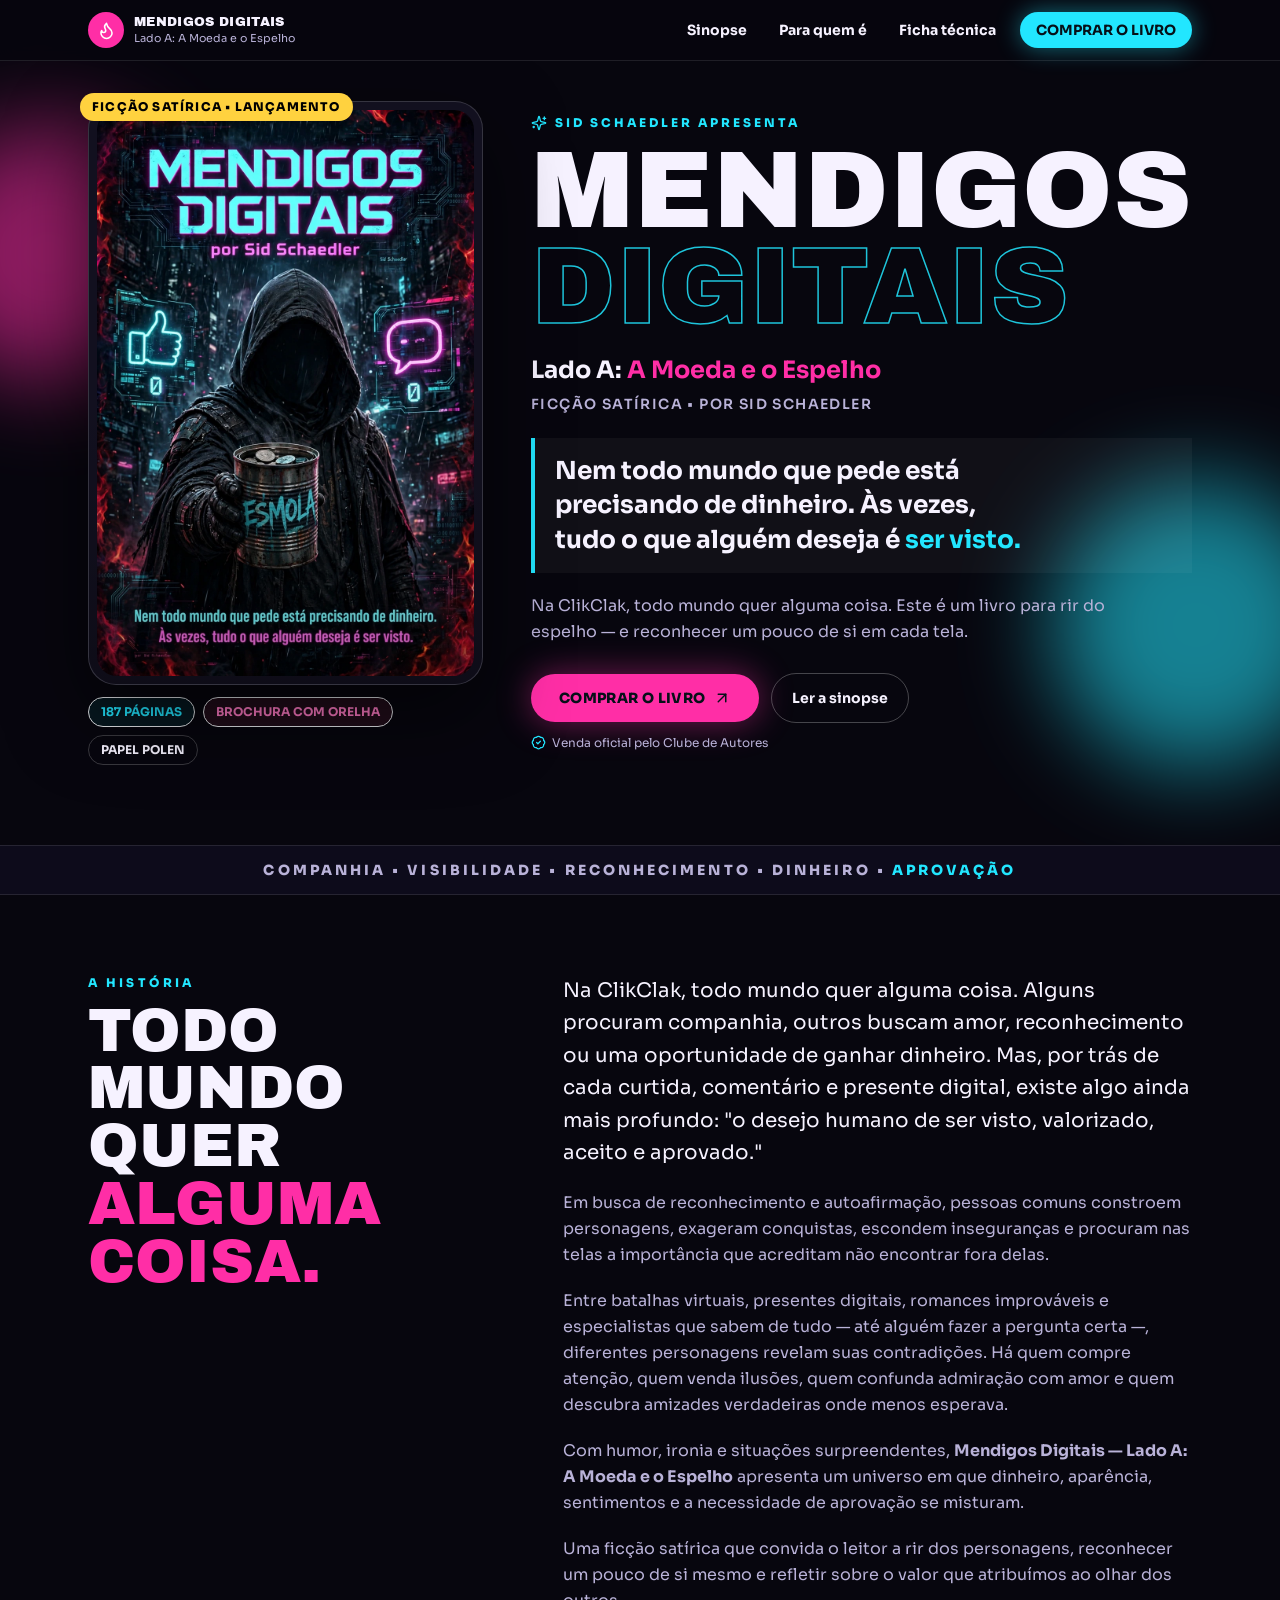
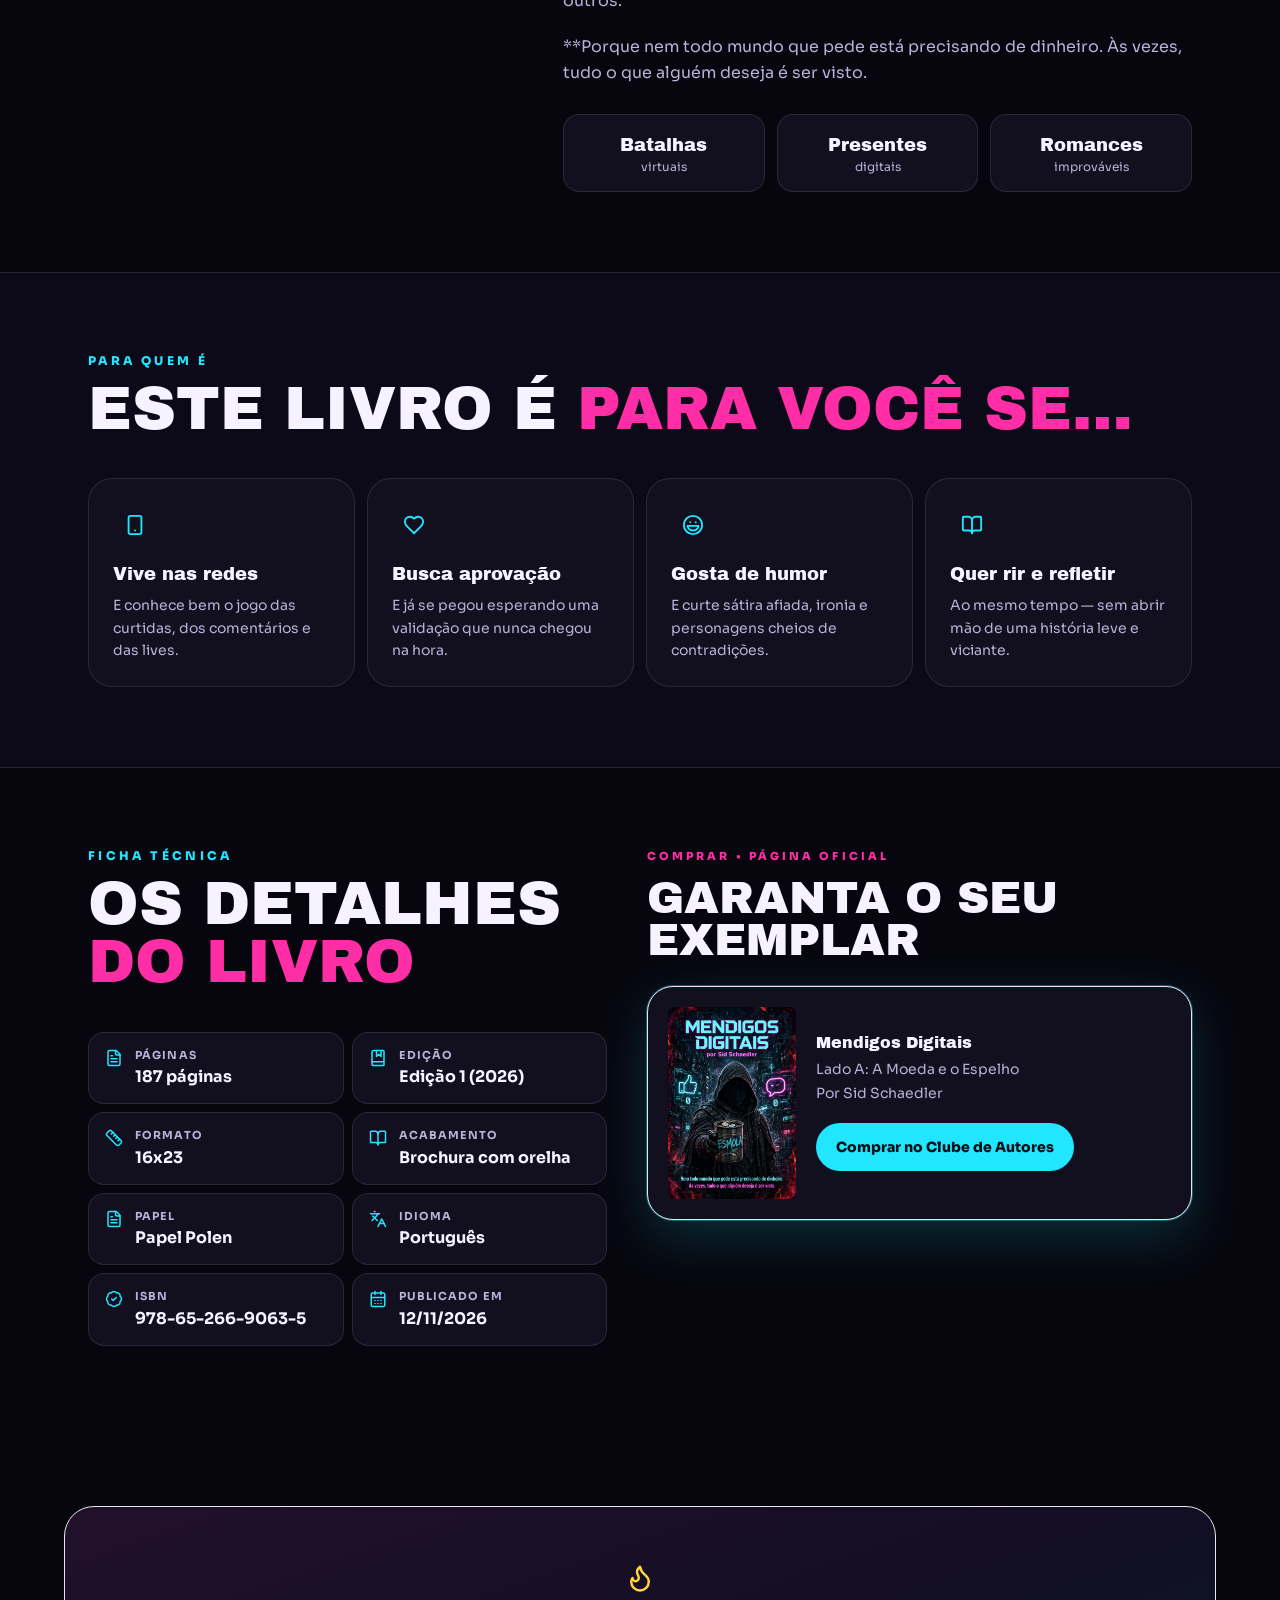
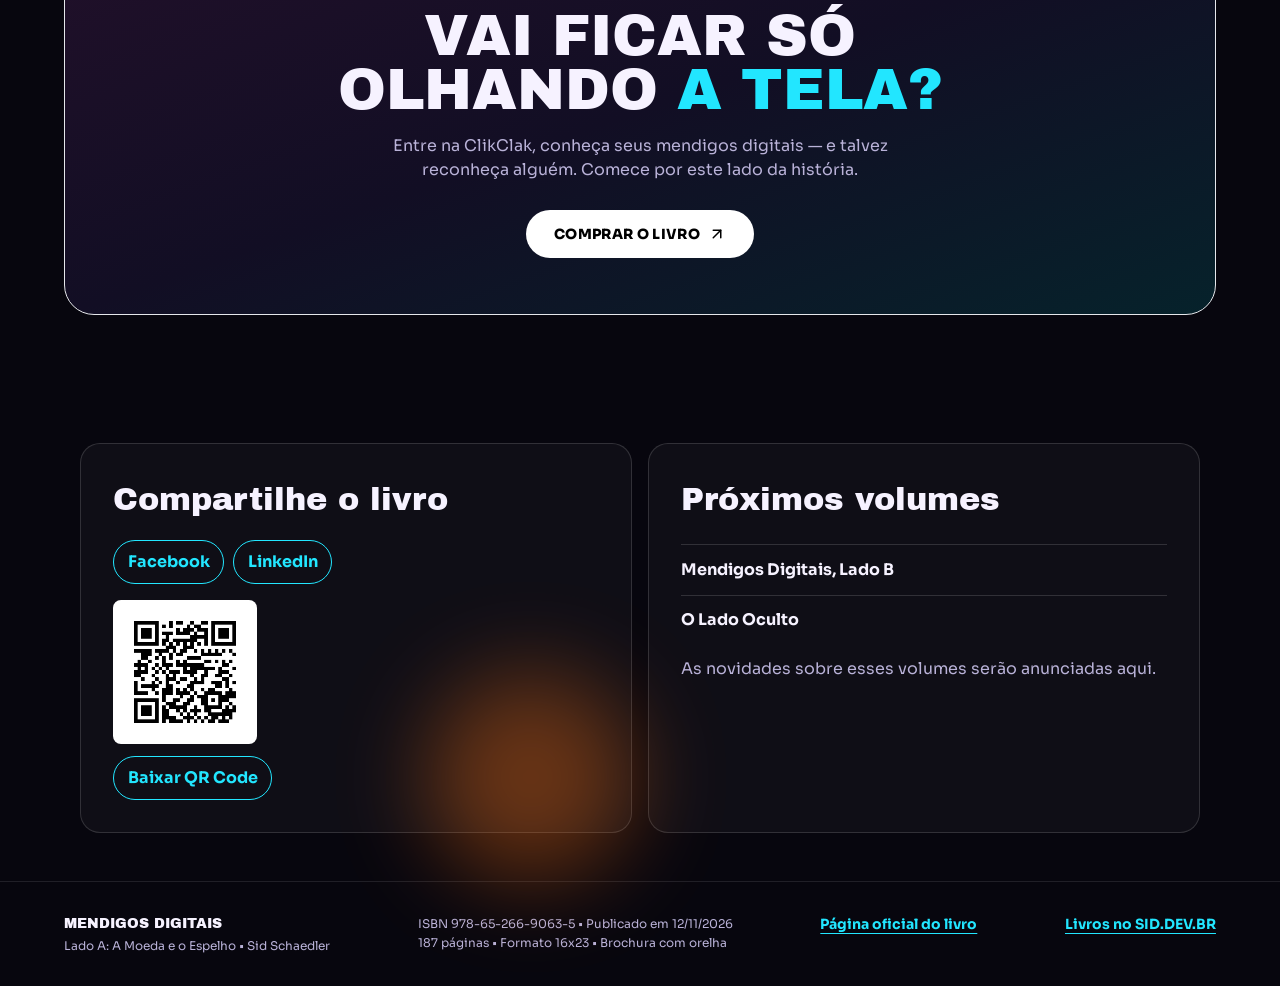
<file: livros/mendigos-digitais/index.html>
<!doctype html>
<html lang="pt-BR"><style>* { -webkit-text-size-adjust: 109.00000000000001% !important; }</style><head><meta charset="utf-8"><meta name="description" content="Na ClikClak, todo mundo quer alguma coisa. Conheça a ficção satírica de Sid Schaedler sobre visibilidade, dinheiro e aprovação nas redes."><style data-metaai-safe-area="">:root { scroll-padding-top: var(--safe-area-scroll-padding-top, 0px); }
[data-safe-area-inset-root]::before {
  background: inherit;
  content: "";
  height: var(--safe-area-inset-top, 0px);
  inset: 0 0 auto;
  pointer-events: none;
  position: fixed;
  z-index: 2147483647;
}
</style>
  <meta charset="UTF-8">
  <meta name="viewport" content="width=device-width, initial-scale=1">
  <meta name="author" content="Sid Schaedler">
  <title>Mendigos Digitais | Lado A: A Moeda e o Espelho, de Sid Schaedler</title>

  <link rel="preload" href="fontes/archivo-black-latin.woff2" as="font" type="font/woff2" crossorigin>
  <link rel="preload" href="fontes/sora-latin.woff2" as="font" type="font/woff2" crossorigin>
  <style>
@font-face {
  font-family: 'Archivo Black';
  font-style: normal;
  font-weight: 400;
  font-display: swap;
  src: url(fontes/archivo-black-latin-ext.woff2) format('woff2');
  unicode-range: U+0100-02BA, U+02BD-02C5, U+02C7-02CC, U+02CE-02D7, U+02DD-02FF, U+0304, U+0308, U+0329, U+1D00-1DBF, U+1E00-1E9F, U+1EF2-1EFF, U+2020, U+20A0-20AB, U+20AD-20C4, U+2113, U+2C60-2C7F, U+A720-A7FF;
}

@font-face {
  font-family: 'Archivo Black';
  font-style: normal;
  font-weight: 400;
  font-display: swap;
  src: url(fontes/archivo-black-latin.woff2) format('woff2');
  unicode-range: U+0000-00FF, U+0131, U+0152-0153, U+02BB-02BC, U+02C6, U+02DA, U+02DC, U+0304, U+0308, U+0329, U+2000-206F, U+20AC, U+2122, U+2191, U+2193, U+2212, U+2215, U+FEFF, U+FFFD;
}

@font-face {
  font-family: 'Sora';
  font-style: normal;
  font-weight: 400 800;
  font-display: swap;
  src: url(fontes/sora-latin-ext.woff2) format('woff2');
  unicode-range: U+0100-02BA, U+02BD-02C5, U+02C7-02CC, U+02CE-02D7, U+02DD-02FF, U+0304, U+0308, U+0329, U+1D00-1DBF, U+1E00-1E9F, U+1EF2-1EFF, U+2020, U+20A0-20AB, U+20AD-20C4, U+2113, U+2C60-2C7F, U+A720-A7FF;
}

@font-face {
  font-family: 'Sora';
  font-style: normal;
  font-weight: 400 800;
  font-display: swap;
  src: url(fontes/sora-latin.woff2) format('woff2');
  unicode-range: U+0000-00FF, U+0131, U+0152-0153, U+02BB-02BC, U+02C6, U+02DA, U+02DC, U+0304, U+0308, U+0329, U+2000-206F, U+20AC, U+2122, U+2191, U+2193, U+2212, U+2215, U+FEFF, U+FFFD;
}

*, ::before, ::after{
  --tw-border-spacing-x: 0;
  --tw-border-spacing-y: 0;
  --tw-translate-x: 0;
  --tw-translate-y: 0;
  --tw-rotate: 0;
  --tw-skew-x: 0;
  --tw-skew-y: 0;
  --tw-scale-x: 1;
  --tw-scale-y: 1;
  --tw-pan-x:  ;
  --tw-pan-y:  ;
  --tw-pinch-zoom:  ;
  --tw-scroll-snap-strictness: proximity;
  --tw-gradient-from-position:  ;
  --tw-gradient-via-position:  ;
  --tw-gradient-to-position:  ;
  --tw-ordinal:  ;
  --tw-slashed-zero:  ;
  --tw-numeric-figure:  ;
  --tw-numeric-spacing:  ;
  --tw-numeric-fraction:  ;
  --tw-ring-inset:  ;
  --tw-ring-offset-width: 0px;
  --tw-ring-offset-color: #fff;
  --tw-ring-color: rgb(59 130 246 / 0.5);
  --tw-ring-offset-shadow: 0 0 #0000;
  --tw-ring-shadow: 0 0 #0000;
  --tw-shadow: 0 0 #0000;
  --tw-shadow-colored: 0 0 #0000;
  --tw-blur:  ;
  --tw-brightness:  ;
  --tw-contrast:  ;
  --tw-grayscale:  ;
  --tw-hue-rotate:  ;
  --tw-invert:  ;
  --tw-saturate:  ;
  --tw-sepia:  ;
  --tw-drop-shadow:  ;
  --tw-backdrop-blur:  ;
  --tw-backdrop-brightness:  ;
  --tw-backdrop-contrast:  ;
  --tw-backdrop-grayscale:  ;
  --tw-backdrop-hue-rotate:  ;
  --tw-backdrop-invert:  ;
  --tw-backdrop-opacity:  ;
  --tw-backdrop-saturate:  ;
  --tw-backdrop-sepia:  ;
  --tw-contain-size:  ;
  --tw-contain-layout:  ;
  --tw-contain-paint:  ;
  --tw-contain-style:  ;
}

::backdrop{
  --tw-border-spacing-x: 0;
  --tw-border-spacing-y: 0;
  --tw-translate-x: 0;
  --tw-translate-y: 0;
  --tw-rotate: 0;
  --tw-skew-x: 0;
  --tw-skew-y: 0;
  --tw-scale-x: 1;
  --tw-scale-y: 1;
  --tw-pan-x:  ;
  --tw-pan-y:  ;
  --tw-pinch-zoom:  ;
  --tw-scroll-snap-strictness: proximity;
  --tw-gradient-from-position:  ;
  --tw-gradient-via-position:  ;
  --tw-gradient-to-position:  ;
  --tw-ordinal:  ;
  --tw-slashed-zero:  ;
  --tw-numeric-figure:  ;
  --tw-numeric-spacing:  ;
  --tw-numeric-fraction:  ;
  --tw-ring-inset:  ;
  --tw-ring-offset-width: 0px;
  --tw-ring-offset-color: #fff;
  --tw-ring-color: rgb(59 130 246 / 0.5);
  --tw-ring-offset-shadow: 0 0 #0000;
  --tw-ring-shadow: 0 0 #0000;
  --tw-shadow: 0 0 #0000;
  --tw-shadow-colored: 0 0 #0000;
  --tw-blur:  ;
  --tw-brightness:  ;
  --tw-contrast:  ;
  --tw-grayscale:  ;
  --tw-hue-rotate:  ;
  --tw-invert:  ;
  --tw-saturate:  ;
  --tw-sepia:  ;
  --tw-drop-shadow:  ;
  --tw-backdrop-blur:  ;
  --tw-backdrop-brightness:  ;
  --tw-backdrop-contrast:  ;
  --tw-backdrop-grayscale:  ;
  --tw-backdrop-hue-rotate:  ;
  --tw-backdrop-invert:  ;
  --tw-backdrop-opacity:  ;
  --tw-backdrop-saturate:  ;
  --tw-backdrop-sepia:  ;
  --tw-contain-size:  ;
  --tw-contain-layout:  ;
  --tw-contain-paint:  ;
  --tw-contain-style:  ;
}

/*
! tailwindcss v3.4.18 | MIT License | https://tailwindcss.com
*/

/*
1. Prevent padding and border from affecting element width. (https://github.com/mozdevs/cssremedy/issues/4)
2. Allow adding a border to an element by just adding a border-width. (https://github.com/tailwindcss/tailwindcss/pull/116)
*/

*,
::before,
::after {
  box-sizing: border-box;
  /* 1 */
  border-width: 0;
  /* 2 */
  border-style: solid;
  /* 2 */
  border-color: #e5e7eb;
  /* 2 */
}

::before,
::after {
  --tw-content: '';
}

/*
1. Use a consistent sensible line-height in all browsers.
2. Prevent adjustments of font size after orientation changes in iOS.
3. Use a more readable tab size.
4. Use the user's configured `sans` font-family by default.
5. Use the user's configured `sans` font-feature-settings by default.
6. Use the user's configured `sans` font-variation-settings by default.
7. Disable tap highlights on iOS
*/

html,
:host {
  line-height: 1.5;
  /* 1 */
  -webkit-text-size-adjust: 100%;
  /* 2 */
  -moz-tab-size: 4;
  /* 3 */
  -o-tab-size: 4;
     tab-size: 4;
  /* 3 */
  font-family: ui-sans-serif, system-ui, sans-serif, "Apple Color Emoji", "Segoe UI Emoji", "Segoe UI Symbol", "Noto Color Emoji";
  /* 4 */
  font-feature-settings: normal;
  /* 5 */
  font-variation-settings: normal;
  /* 6 */
  -webkit-tap-highlight-color: transparent;
  /* 7 */
}

/*
1. Remove the margin in all browsers.
2. Inherit line-height from `html` so users can set them as a class directly on the `html` element.
*/

body {
  margin: 0;
  /* 1 */
  line-height: inherit;
  /* 2 */
}

/*
1. Add the correct height in Firefox.
2. Correct the inheritance of border color in Firefox. (https://bugzilla.mozilla.org/show_bug.cgi?id=190655)
3. Ensure horizontal rules are visible by default.
*/

hr {
  height: 0;
  /* 1 */
  color: inherit;
  /* 2 */
  border-top-width: 1px;
  /* 3 */
}

/*
Add the correct text decoration in Chrome, Edge, and Safari.
*/

abbr:where([title]) {
  -webkit-text-decoration: underline dotted;
          text-decoration: underline dotted;
}

/*
Remove the default font size and weight for headings.
*/

h1,
h2,
h3,
h4,
h5,
h6 {
  font-size: inherit;
  font-weight: inherit;
}

/*
Reset links to optimize for opt-in styling instead of opt-out.
*/

a {
  color: inherit;
  text-decoration: inherit;
}

/*
Add the correct font weight in Edge and Safari.
*/

b,
strong {
  font-weight: bolder;
}

/*
1. Use the user's configured `mono` font-family by default.
2. Use the user's configured `mono` font-feature-settings by default.
3. Use the user's configured `mono` font-variation-settings by default.
4. Correct the odd `em` font sizing in all browsers.
*/

code,
kbd,
samp,
pre {
  font-family: ui-monospace, SFMono-Regular, Menlo, Monaco, Consolas, "Liberation Mono", "Courier New", monospace;
  /* 1 */
  font-feature-settings: normal;
  /* 2 */
  font-variation-settings: normal;
  /* 3 */
  font-size: 1em;
  /* 4 */
}

/*
Add the correct font size in all browsers.
*/

small {
  font-size: 80%;
}

/*
Prevent `sub` and `sup` elements from affecting the line height in all browsers.
*/

sub,
sup {
  font-size: 75%;
  line-height: 0;
  position: relative;
  vertical-align: baseline;
}

sub {
  bottom: -0.25em;
}

sup {
  top: -0.5em;
}

/*
1. Remove text indentation from table contents in Chrome and Safari. (https://bugs.chromium.org/p/chromium/issues/detail?id=999088, https://bugs.webkit.org/show_bug.cgi?id=201297)
2. Correct table border color inheritance in all Chrome and Safari. (https://bugs.chromium.org/p/chromium/issues/detail?id=935729, https://bugs.webkit.org/show_bug.cgi?id=195016)
3. Remove gaps between table borders by default.
*/

table {
  text-indent: 0;
  /* 1 */
  border-color: inherit;
  /* 2 */
  border-collapse: collapse;
  /* 3 */
}

/*
1. Change the font styles in all browsers.
2. Remove the margin in Firefox and Safari.
3. Remove default padding in all browsers.
*/

button,
input,
optgroup,
select,
textarea {
  font-family: inherit;
  /* 1 */
  font-feature-settings: inherit;
  /* 1 */
  font-variation-settings: inherit;
  /* 1 */
  font-size: 100%;
  /* 1 */
  font-weight: inherit;
  /* 1 */
  line-height: inherit;
  /* 1 */
  letter-spacing: inherit;
  /* 1 */
  color: inherit;
  /* 1 */
  margin: 0;
  /* 2 */
  padding: 0;
  /* 3 */
}

/*
Remove the inheritance of text transform in Edge and Firefox.
*/

button,
select {
  text-transform: none;
}

/*
1. Correct the inability to style clickable types in iOS and Safari.
2. Remove default button styles.
*/

button,
input:where([type='button']),
input:where([type='reset']),
input:where([type='submit']) {
  -webkit-appearance: button;
  /* 1 */
  background-color: transparent;
  /* 2 */
  background-image: none;
  /* 2 */
}

/*
Use the modern Firefox focus style for all focusable elements.
*/

:-moz-focusring {
  outline: auto;
}

/*
Remove the additional `:invalid` styles in Firefox. (https://github.com/mozilla/gecko-dev/blob/2f9eacd9d3d995c937b4251a5557d95d494c9be1/layout/style/res/forms.css#L728-L737)
*/

:-moz-ui-invalid {
  box-shadow: none;
}

/*
Add the correct vertical alignment in Chrome and Firefox.
*/

progress {
  vertical-align: baseline;
}

/*
Correct the cursor style of increment and decrement buttons in Safari.
*/

::-webkit-inner-spin-button,
::-webkit-outer-spin-button {
  height: auto;
}

/*
1. Correct the odd appearance in Chrome and Safari.
2. Correct the outline style in Safari.
*/

[type='search'] {
  -webkit-appearance: textfield;
  /* 1 */
  outline-offset: -2px;
  /* 2 */
}

/*
Remove the inner padding in Chrome and Safari on macOS.
*/

::-webkit-search-decoration {
  -webkit-appearance: none;
}

/*
1. Correct the inability to style clickable types in iOS and Safari.
2. Change font properties to `inherit` in Safari.
*/

::-webkit-file-upload-button {
  -webkit-appearance: button;
  /* 1 */
  font: inherit;
  /* 2 */
}

/*
Add the correct display in Chrome and Safari.
*/

summary {
  display: list-item;
}

/*
Removes the default spacing and border for appropriate elements.
*/

blockquote,
dl,
dd,
h1,
h2,
h3,
h4,
h5,
h6,
hr,
figure,
p,
pre {
  margin: 0;
}

fieldset {
  margin: 0;
  padding: 0;
}

legend {
  padding: 0;
}

ol,
ul,
menu {
  list-style: none;
  margin: 0;
  padding: 0;
}

/*
Reset default styling for dialogs.
*/

dialog {
  padding: 0;
}

/*
Prevent resizing textareas horizontally by default.
*/

textarea {
  resize: vertical;
}

/*
1. Reset the default placeholder opacity in Firefox. (https://github.com/tailwindlabs/tailwindcss/issues/3300)
2. Set the default placeholder color to the user's configured gray 400 color.
*/

input::-moz-placeholder, textarea::-moz-placeholder {
  opacity: 1;
  /* 1 */
  color: #9ca3af;
  /* 2 */
}

input::placeholder,
textarea::placeholder {
  opacity: 1;
  /* 1 */
  color: #9ca3af;
  /* 2 */
}

/*
Set the default cursor for buttons.
*/

button,
[role="button"] {
  cursor: pointer;
}

/*
Make sure disabled buttons don't get the pointer cursor.
*/

:disabled {
  cursor: default;
}

/*
1. Make replaced elements `display: block` by default. (https://github.com/mozdevs/cssremedy/issues/14)
2. Add `vertical-align: middle` to align replaced elements more sensibly by default. (https://github.com/jensimmons/cssremedy/issues/14#issuecomment-634934210)
   This can trigger a poorly considered lint error in some tools but is included by design.
*/

img,
svg,
video,
canvas,
audio,
iframe,
embed,
object {
  display: block;
  /* 1 */
  vertical-align: middle;
  /* 2 */
}

/*
Constrain images and videos to the parent width and preserve their intrinsic aspect ratio. (https://github.com/mozdevs/cssremedy/issues/14)
*/

img,
video {
  max-width: 100%;
  height: auto;
}

/* Make elements with the HTML hidden attribute stay hidden by default */

[hidden]:where(:not([hidden="until-found"])) {
  display: none;
}

.container{
  width: 100%;
}

@media (min-width: 640px){
  .container{
    max-width: 640px;
  }
}

@media (min-width: 768px){
  .container{
    max-width: 768px;
  }
}

@media (min-width: 1024px){
  .container{
    max-width: 1024px;
  }
}

@media (min-width: 1280px){
  .container{
    max-width: 1280px;
  }
}

@media (min-width: 1536px){
  .container{
    max-width: 1536px;
  }
}

.pointer-events-none{
  pointer-events: none;
}

.absolute{
  position: absolute;
}

.relative{
  position: relative;
}

.sticky{
  position: sticky;
}

.inset-0{
  inset: 0px;
}

.-left-2{
  left: -0.5rem;
}

.-top-2{
  top: -0.5rem;
}

.bottom-0{
  bottom: 0px;
}

.left-1\/3{
  left: 33.333333%;
}

.left-\[-80px\]{
  left: -80px;
}

.right-\[-60px\]{
  right: -60px;
}

.top-16{
  top: 4rem;
}

.top-\[420px\]{
  top: 420px;
}

.z-10{
  z-index: 10;
}

.z-30{
  z-index: 30;
}

.order-1{
  order: 1;
}

.order-2{
  order: 2;
}

.mx-auto{
  margin-left: auto;
  margin-right: auto;
}

.mb-3{
  margin-bottom: 0.75rem;
}

.mb-7{
  margin-bottom: 1.75rem;
}

.mb-8{
  margin-bottom: 2rem;
}

.mt-0\.5{
  margin-top: 0.125rem;
}

.mt-1{
  margin-top: 0.25rem;
}

.mt-2{
  margin-top: 0.5rem;
}

.mt-3{
  margin-top: 0.75rem;
}

.mt-4{
  margin-top: 1rem;
}

.mt-5{
  margin-top: 1.25rem;
}

.mt-6{
  margin-top: 1.5rem;
}

.mt-7{
  margin-top: 1.75rem;
}

.block{
  display: block;
}

.flex{
  display: flex;
}

.inline-flex{
  display: inline-flex;
}

.grid{
  display: grid;
}

.aspect-\[16\/9\]{
  aspect-ratio: 16/9;
}

.h-11{
  height: 2.75rem;
}

.h-52{
  height: 13rem;
}

.h-64{
  height: 16rem;
}

.h-72{
  height: 18rem;
}

.h-9{
  height: 2.25rem;
}

.h-auto{
  height: auto;
}

.min-h-screen{
  min-height: 100vh;
}

.w-11{
  width: 2.75rem;
}

.w-52{
  width: 13rem;
}

.w-64{
  width: 16rem;
}

.w-72{
  width: 18rem;
}

.w-9{
  width: 2.25rem;
}

.w-full{
  width: 100%;
}

.min-w-0{
  min-width: 0px;
}

.max-w-3xl{
  max-width: 48rem;
}

.max-w-6xl{
  max-width: 72rem;
}

.max-w-xl{
  max-width: 36rem;
}

.shrink-0{
  flex-shrink: 0;
}

.grid-cols-1{
  grid-template-columns: repeat(1, minmax(0, 1fr));
}

.grid-cols-3{
  grid-template-columns: repeat(3, minmax(0, 1fr));
}

.flex-wrap{
  flex-wrap: wrap;
}

.place-items-center{
  place-items: center;
}

.items-start{
  align-items: flex-start;
}

.items-center{
  align-items: center;
}

.justify-center{
  justify-content: center;
}

.justify-between{
  justify-content: space-between;
}

.gap-1\.5{
  gap: 0.375rem;
}

.gap-10{
  gap: 2.5rem;
}

.gap-2{
  gap: 0.5rem;
}

.gap-2\.5{
  gap: 0.625rem;
}

.gap-3{
  gap: 0.75rem;
}

.gap-4{
  gap: 1rem;
}

.gap-5{
  gap: 1.25rem;
}

.gap-8{
  gap: 2rem;
}

.overflow-hidden{
  overflow: hidden;
}

.overflow-x-clip{
  overflow-x: clip;
}

.text-balance{
  text-wrap: balance;
}

.rounded-2xl{
  border-radius: 1rem;
}

.rounded-3xl{
  border-radius: 1.5rem;
}

.rounded-\[20px\]{
  border-radius: 20px;
}

.rounded-\[26px\]{
  border-radius: 26px;
}

.rounded-\[28px\]{
  border-radius: 28px;
}

.rounded-\[30px\]{
  border-radius: 30px;
}

.rounded-full{
  border-radius: 9999px;
}

.border{
  border-width: 1px;
}

.border-y{
  border-top-width: 1px;
  border-bottom-width: 1px;
}

.border-b{
  border-bottom-width: 1px;
}

.border-l-4{
  border-left-width: 4px;
}

.border-t{
  border-top-width: 1px;
}

.border-\[var\(--cyan\)\]{
  border-color: var(--cyan);
}

.border-white\/10{
  border-color: rgb(255 255 255 / 0.1);
}

.border-white\/15{
  border-color: rgb(255 255 255 / 0.15);
}

.border-white\/20{
  border-color: rgb(255 255 255 / 0.2);
}

.border-white\/25{
  border-color: rgb(255 255 255 / 0.25);
}

.bg-\[\#07060e\]\/90{
  background-color: rgb(7 6 14 / 0.9);
}

.bg-\[\#071820\]{
  --tw-bg-opacity: 1;
  background-color: rgb(7 24 32 / var(--tw-bg-opacity, 1));
}

.bg-\[\#0c0a18\]{
  --tw-bg-opacity: 1;
  background-color: rgb(12 10 24 / var(--tw-bg-opacity, 1));
}

.bg-\[\#0d0b1b\]{
  --tw-bg-opacity: 1;
  background-color: rgb(13 11 27 / var(--tw-bg-opacity, 1));
}

.bg-\[\#210d1a\]{
  --tw-bg-opacity: 1;
  background-color: rgb(33 13 26 / var(--tw-bg-opacity, 1));
}

.bg-\[var\(--bg\)\]{
  background-color: var(--bg);
}

.bg-\[var\(--cyan\)\]{
  background-color: var(--cyan);
}

.bg-\[var\(--magenta\)\]{
  background-color: var(--magenta);
}

.bg-\[var\(--surface\)\]{
  background-color: var(--surface);
}

.bg-\[var\(--yellow\)\]{
  background-color: var(--yellow);
}

.bg-orange-500\/70{
  background-color: rgb(249 115 22 / 0.7);
}

.bg-white{
  --tw-bg-opacity: 1;
  background-color: rgb(255 255 255 / var(--tw-bg-opacity, 1));
}

.bg-white\/\[0\.04\]{
  background-color: rgb(255 255 255 / 0.04);
}

.bg-gradient-to-br{
  background-image: linear-gradient(to bottom right, var(--tw-gradient-stops));
}

.bg-gradient-to-r{
  background-image: linear-gradient(to right, var(--tw-gradient-stops));
}

.bg-gradient-to-t{
  background-image: linear-gradient(to top, var(--tw-gradient-stops));
}

.from-\[\#22102a\]{
  --tw-gradient-from: #22102a var(--tw-gradient-from-position);
  --tw-gradient-to: rgb(34 16 42 / 0) var(--tw-gradient-to-position);
  --tw-gradient-stops: var(--tw-gradient-from), var(--tw-gradient-to);
}

.from-black\/25{
  --tw-gradient-from: rgb(0 0 0 / 0.25) var(--tw-gradient-from-position);
  --tw-gradient-to: rgb(0 0 0 / 0) var(--tw-gradient-to-position);
  --tw-gradient-stops: var(--tw-gradient-from), var(--tw-gradient-to);
}

.via-\[\#120e24\]{
  --tw-gradient-to: rgb(18 14 36 / 0)  var(--tw-gradient-to-position);
  --tw-gradient-stops: var(--tw-gradient-from), #120e24 var(--tw-gradient-via-position), var(--tw-gradient-to);
}

.via-transparent{
  --tw-gradient-to: rgb(0 0 0 / 0)  var(--tw-gradient-to-position);
  --tw-gradient-stops: var(--tw-gradient-from), transparent var(--tw-gradient-via-position), var(--tw-gradient-to);
}

.to-\[\#06222b\]{
  --tw-gradient-to: #06222b var(--tw-gradient-to-position);
}

.to-transparent{
  --tw-gradient-to: transparent var(--tw-gradient-to-position);
}

.object-cover{
  -o-object-fit: cover;
     object-fit: cover;
}

.object-top{
  -o-object-position: top;
     object-position: top;
}

.p-2{
  padding: 0.5rem;
}

.p-4{
  padding: 1rem;
}

.p-5{
  padding: 1.25rem;
}

.px-2{
  padding-left: 0.5rem;
  padding-right: 0.5rem;
}

.px-3{
  padding-left: 0.75rem;
  padding-right: 0.75rem;
}

.px-4{
  padding-left: 1rem;
  padding-right: 1rem;
}

.px-5{
  padding-left: 1.25rem;
  padding-right: 1.25rem;
}

.px-6{
  padding-left: 1.5rem;
  padding-right: 1.5rem;
}

.px-7{
  padding-left: 1.75rem;
  padding-right: 1.75rem;
}

.py-1{
  padding-top: 0.25rem;
  padding-bottom: 0.25rem;
}

.py-1\.5{
  padding-top: 0.375rem;
  padding-bottom: 0.375rem;
}

.py-10{
  padding-top: 2.5rem;
  padding-bottom: 2.5rem;
}

.py-14{
  padding-top: 3.5rem;
  padding-bottom: 3.5rem;
}

.py-2{
  padding-top: 0.5rem;
  padding-bottom: 0.5rem;
}

.py-3{
  padding-top: 0.75rem;
  padding-bottom: 0.75rem;
}

.py-3\.5{
  padding-top: 0.875rem;
  padding-bottom: 0.875rem;
}

.py-4{
  padding-top: 1rem;
  padding-bottom: 1rem;
}

.py-8{
  padding-top: 2rem;
  padding-bottom: 2rem;
}

.pb-14{
  padding-bottom: 3.5rem;
}

.pt-7{
  padding-top: 1.75rem;
}

.text-center{
  text-align: center;
}

.text-\[11px\]{
  font-size: 11px;
}

.text-\[13px\]{
  font-size: 13px;
}

.text-\[clamp\(1\.15rem\2c 4vw\2c 1\.55rem\)\]{
  font-size: clamp(1.15rem,4vw,1.55rem);
}

.text-\[clamp\(1\.8rem\2c 6vw\2c 2\.8rem\)\]{
  font-size: clamp(1.8rem,6vw,2.8rem);
}

.text-\[clamp\(2rem\2c 7vw\2c 3\.6rem\)\]{
  font-size: clamp(2rem,7vw,3.6rem);
}

.text-\[clamp\(2rem\2c 7vw\2c 3\.8rem\)\]{
  font-size: clamp(2rem,7vw,3.8rem);
}

.text-\[clamp\(3\.2rem\2c 11vw\2c 6\.8rem\)\]{
  font-size: clamp(3.2rem,11vw,6.8rem);
}

.text-lg{
  font-size: 1.125rem;
  line-height: 1.75rem;
}

.text-sm{
  font-size: 0.875rem;
  line-height: 1.25rem;
}

.text-xl{
  font-size: 1.25rem;
  line-height: 1.75rem;
}

.text-xs{
  font-size: 0.75rem;
  line-height: 1rem;
}

.font-bold{
  font-weight: 700;
}

.font-extrabold{
  font-weight: 800;
}

.font-semibold{
  font-weight: 600;
}

.uppercase{
  text-transform: uppercase;
}

.leading-\[0\.88\]{
  line-height: 0.88;
}

.leading-\[0\.95\]{
  line-height: 0.95;
}

.leading-none{
  line-height: 1;
}

.leading-relaxed{
  line-height: 1.625;
}

.leading-snug{
  line-height: 1.375;
}

.leading-tight{
  line-height: 1.25;
}

.tracking-\[0\.22em\]{
  letter-spacing: 0.22em;
}

.tracking-\[0\.25em\]{
  letter-spacing: 0.25em;
}

.tracking-\[0\.28em\]{
  letter-spacing: 0.28em;
}

.tracking-\[0\.2em\]{
  letter-spacing: 0.2em;
}

.tracking-wide{
  letter-spacing: 0.025em;
}

.tracking-widest{
  letter-spacing: 0.1em;
}

.text-\[\#061018\]{
  --tw-text-opacity: 1;
  color: rgb(6 16 24 / var(--tw-text-opacity, 1));
}

.text-\[\#ff7ac4\]{
  --tw-text-opacity: 1;
  color: rgb(255 122 196 / var(--tw-text-opacity, 1));
}

.text-\[var\(--cyan\)\]{
  color: var(--cyan);
}

.text-\[var\(--magenta\)\]{
  color: var(--magenta);
}

.text-\[var\(--muted\)\]{
  color: var(--muted);
}

.text-\[var\(--text\)\]{
  color: var(--text);
}

.text-\[var\(--yellow\)\]{
  color: var(--yellow);
}

.text-black{
  --tw-text-opacity: 1;
  color: rgb(0 0 0 / var(--tw-text-opacity, 1));
}

.text-white{
  --tw-text-opacity: 1;
  color: rgb(255 255 255 / var(--tw-text-opacity, 1));
}

.underline{
  text-decoration-line: underline;
}

.decoration-\[var\(--cyan\)\]{
  text-decoration-color: var(--cyan);
}

.decoration-2{
  text-decoration-thickness: 2px;
}

.underline-offset-4{
  text-underline-offset: 4px;
}

.shadow-\[0_0_24px_rgba\(34\2c 230\2c 255\2c \.45\)\]{
  --tw-shadow: 0 0 24px rgba(34,230,255,.45);
  --tw-shadow-colored: 0 0 24px var(--tw-shadow-color);
  box-shadow: var(--tw-ring-offset-shadow, 0 0 #0000), var(--tw-ring-shadow, 0 0 #0000), var(--tw-shadow);
}

.shadow-\[0_0_35px_rgba\(255\2c 46\2c 166\2c \.45\)\]{
  --tw-shadow: 0 0 35px rgba(255,46,166,.45);
  --tw-shadow-colored: 0 0 35px var(--tw-shadow-color);
  box-shadow: var(--tw-ring-offset-shadow, 0 0 #0000), var(--tw-ring-shadow, 0 0 #0000), var(--tw-shadow);
}

.shadow-\[0_30px_80px_rgba\(0\2c 0\2c 0\2c \.55\)\]{
  --tw-shadow: 0 30px 80px rgba(0,0,0,.55);
  --tw-shadow-colored: 0 30px 80px var(--tw-shadow-color);
  box-shadow: var(--tw-ring-offset-shadow, 0 0 #0000), var(--tw-ring-shadow, 0 0 #0000), var(--tw-shadow);
}

.backdrop-blur{
  --tw-backdrop-blur: blur(8px);
  backdrop-filter: var(--tw-backdrop-blur) var(--tw-backdrop-brightness) var(--tw-backdrop-contrast) var(--tw-backdrop-grayscale) var(--tw-backdrop-hue-rotate) var(--tw-backdrop-invert) var(--tw-backdrop-opacity) var(--tw-backdrop-saturate) var(--tw-backdrop-sepia);
}

.\[overflow-wrap\:anywhere\]{
  overflow-wrap: anywhere;
}

:root {
  --bg: #07060e;
  --surface: #12101f;
  --surface-2: #1a1730;
  --line: #2e2a4d;
  --text: #f6f2ff;
  --muted: #b9b2d8;
  --cyan: #22e6ff;
  --magenta: #ff2ea6;
  --yellow: #ffd23f;
  --safe-area-inset-top: 0px;
}

@media (prefers-color-scheme: dark) {
  :root {
    --bg: #07060e;
    --surface: #12101f;
    --surface-2: #1a1730;
    --text: #f6f2ff;
    --muted: #b9b2d8;
  }
}

* {
  box-sizing: border-box;
}

html {
  scroll-behavior: smooth;
}

body {
  margin: 0;
  background: var(--bg);
  color: var(--text);
  font-family: 'Sora', system-ui, sans-serif;
  overflow-x: clip;
}

.font-display {
  font-family: 'Archivo Black', 'Sora', system-ui, sans-serif;
}

.text-balance {
  text-wrap: balance;
}

.flame {
  position: absolute;
  border-radius: 999px;
  filter: blur(46px);
  opacity: .55;
  pointer-events: none;
}

.noise {
  background-image: radial-gradient(rgba(255,255,255,.08) 1px, transparent 1px);
  background-size: 5px 5px;
}

.outline-word {
  color: transparent;
  -webkit-text-stroke: 1.5px rgba(34,230,255,.85);
}

.glow-cyan {
  box-shadow: 0 0 0 1px rgba(34,230,255,.35), 0 18px 55px rgba(34,230,255,.18);
}

.glow-magenta {
  box-shadow: 0 0 0 1px rgba(255,46,166,.35), 0 18px 55px rgba(255,46,166,.18);
}

.hover\:text-\[var\(--cyan\)\]:hover{
  color: var(--cyan);
}

@media (min-width: 640px){
  .sm\:mb-10{
    margin-bottom: 2.5rem;
  }

  .sm\:grid-cols-2{
    grid-template-columns: repeat(2, minmax(0, 1fr));
  }

  .sm\:gap-3{
    gap: 0.75rem;
  }

  .sm\:gap-4{
    gap: 1rem;
  }

  .sm\:p-6{
    padding: 1.5rem;
  }

  .sm\:px-10{
    padding-left: 2.5rem;
    padding-right: 2.5rem;
  }

  .sm\:px-5{
    padding-left: 1.25rem;
    padding-right: 1.25rem;
  }

  .sm\:px-6{
    padding-left: 1.5rem;
    padding-right: 1.5rem;
  }

  .sm\:px-7{
    padding-left: 1.75rem;
    padding-right: 1.75rem;
  }

  .sm\:py-14{
    padding-top: 3.5rem;
    padding-bottom: 3.5rem;
  }

  .sm\:py-20{
    padding-top: 5rem;
    padding-bottom: 5rem;
  }

  .sm\:pt-10{
    padding-top: 2.5rem;
  }

  .sm\:text-2xl{
    font-size: 1.5rem;
    line-height: 2rem;
  }

  .sm\:text-lg{
    font-size: 1.125rem;
    line-height: 1.75rem;
  }

  .sm\:text-sm{
    font-size: 0.875rem;
    line-height: 1.25rem;
  }

  .sm\:text-xl{
    font-size: 1.25rem;
    line-height: 1.75rem;
  }

  .sm\:text-xs{
    font-size: 0.75rem;
    line-height: 1rem;
  }

  .sm\:leading-relaxed{
    line-height: 1.625;
  }
}

@media (min-width: 768px){
  .md\:grid-cols-3{
    grid-template-columns: repeat(3, minmax(0, 1fr));
  }
}

@media (min-width: 1024px){
  .lg\:grid-cols-4{
    grid-template-columns: repeat(4, minmax(0, 1fr));
  }

  .lg\:grid-cols-\[0\.8fr_1\.2fr\]{
    grid-template-columns: 0.8fr 1.2fr;
  }

  .lg\:grid-cols-\[1\.05fr_0\.95fr\]{
    grid-template-columns: 1.05fr 0.95fr;
  }

  .lg\:grid-cols-\[1fr_1\.05fr\]{
    grid-template-columns: 1fr 1.05fr;
  }

  .lg\:gap-12{
    gap: 3rem;
  }

  .lg\:gap-14{
    gap: 3.5rem;
  }

  .lg\:pb-20{
    padding-bottom: 5rem;
  }
}
</style>
<style>
.purchase-card { display:grid; grid-template-columns:minmax(0, 8rem) minmax(0, 1fr); align-items:center; gap:1.25rem; padding:1.25rem; }
.purchase-cover { display:block; width:100%; max-width:10rem; height:auto; margin-inline:auto; border-radius:.4rem; }
.purchase-title { line-height:1.1; }
.purchase-card a:focus-visible { outline:2px solid var(--cyan); outline-offset:4px; }
@media (max-width:639px) { .purchase-card { grid-template-columns:minmax(0, 1fr); text-align:center; } }
</style><meta property="og:type" content="book">
<meta property="og:locale" content="pt_BR">
<meta property="og:title" content="Mendigos Digitais | Lado A: A Moeda e o Espelho">
<meta property="og:description" content="Ficção satírica de Sid Schaedler sobre visibilidade, dinheiro e aprovação nas redes sociais. Lado A: A Moeda e o Espelho, 187 páginas.">
<meta property="book:isbn" content="978-65-266-9063-5">
<link rel="canonical" href="https://sid.dev.br/livros/mendigos-digitais/">
<meta property="og:url" content="https://sid.dev.br/livros/mendigos-digitais/">
<meta property="og:image" content="https://sid.dev.br/livros/mendigos-digitais/capa.webp">
<meta property="og:image:alt" content="Capa de Mendigos Digitais, de Sid Schaedler">
<meta name="twitter:card" content="summary">
<meta name="twitter:title" content="Mendigos Digitais | Lado A: A Moeda e o Espelho">
<meta name="twitter:description" content="Lado A: A Moeda e o Espelho. Ficção satírica sobre visibilidade, dinheiro e aprovação nas redes sociais.">
<meta name="twitter:image" content="https://sid.dev.br/livros/mendigos-digitais/capa.webp">
<meta name="twitter:image:alt" content="Capa de Mendigos Digitais, de Sid Schaedler">
<script type="application/ld+json">
{
  "@context": "https://schema.org",
  "@type": "Book",
  "@id": "https://sid.dev.br/livros/mendigos-digitais/#livro",
  "name": "Mendigos Digitais",
  "alternateName": "Lado A: A Moeda e o Espelho",
  "url": "https://sid.dev.br/livros/mendigos-digitais/",
  "mainEntityOfPage": "https://sid.dev.br/livros/mendigos-digitais/",
  "image": "https://sid.dev.br/livros/mendigos-digitais/capa.webp",
  "inLanguage": "pt-BR",
  "genre": "Ficção satírica",
  "about": [
    { "@type": "Thing", "name": "Redes sociais" },
    { "@type": "Thing", "name": "Busca por aprovação nas redes sociais" },
    { "@type": "Thing", "name": "Dinheiro e visibilidade nas redes sociais" }
  ],
  "description": "Ficção satírica de Sid Schaedler sobre visibilidade, dinheiro e aprovação nas redes sociais.",
  "abstract": "Na ClikClak, todo mundo quer alguma coisa. Alguns procuram companhia, outros buscam amor, reconhecimento ou uma oportunidade de ganhar dinheiro. Mas, por trás de cada curtida, comentário e presente digital, existe algo ainda mais profundo: \"o desejo humano de ser visto, valorizado, aceito e aprovado.\"\n\nEm busca de reconhecimento e autoafirmação, pessoas comuns constroem personagens, exageram conquistas, escondem inseguranças e procuram nas telas a importância que acreditam não encontrar fora delas.\n\nEntre batalhas virtuais, presentes digitais, romances improváveis e especialistas que sabem de tudo — até alguém fazer a pergunta certa —, diferentes personagens revelam suas contradições. Há quem compre atenção, quem venda ilusões, quem confunda admiração com amor e quem descubra amizades verdadeiras onde menos esperava.\n\nCom humor, ironia e situações surpreendentes, Mendigos Digitais — Lado A: A Moeda e o Espelho apresenta um universo em que dinheiro, aparência, sentimentos e a necessidade de aprovação se misturam.\n\nUma ficção satírica que convida o leitor a rir dos personagens, reconhecer um pouco de si mesmo e refletir sobre o valor que atribuímos ao olhar dos outros.\n\nPorque nem todo mundo que pede está precisando de dinheiro. Às vezes, tudo o que alguém deseja é ser visto.",
  "isbn": "978-65-266-9063-5",
  "datePublished": "2026-11-12",
  "numberOfPages": 187,
  "bookEdition": "1ª edição",
  "bookFormat": "https://schema.org/Paperback",
  "author": {
    "@type": "Person",
    "@id": "https://sid.dev.br/#sid-schaedler",
    "name": "Sid Schaedler",
    "url": "https://sid.dev.br/"
  },
  "publisher": {
    "@type": "Organization",
    "name": "Clube de Autores",
    "url": "https://clubedeautores.com.br/"
  },
  "sameAs": "https://clubedeautores.com.br/livro/mendigos-digitais"
}
</script>
<link rel="stylesheet" href="livro-extras.css?v=20261122">
<link rel="alternate" type="application/ld+json" href="autores-unidos.json" title="Ficha estruturada do livro">
<script src="metricas.js" data-endpoint="" defer></script>
</head>
<body>
  <div id="root"><div data-safe-area-inset-root="true" class="min-h-screen bg-[var(--bg)] text-[var(--text)] overflow-x-clip" style="box-sizing: border-box; padding-top: var(--safe-area-inset-top);"><header data-safe-area-sticky-top="true" class="sticky z-30 border-b border-white/10 bg-[#07060e]/90 backdrop-blur" style="top: var(--safe-area-inset-top);"><div class="mx-auto flex max-w-6xl flex-wrap items-center justify-between gap-3 px-4 py-3 sm:px-6"><a href="#inicio" class="flex items-center gap-2.5"><span class="grid h-9 w-9 place-items-center rounded-full bg-[var(--magenta)] text-white"><svg xmlns="http://www.w3.org/2000/svg" width="19" height="19" viewBox="0 0 24 24" fill="none" stroke="currentColor" stroke-width="2" stroke-linecap="round" stroke-linejoin="round" class="lucide lucide-flame"><path d="M8.5 14.5A2.5 2.5 0 0 0 11 12c0-1.38-.5-2-1-3-1.072-2.143-.224-4.054 2-6 .5 2.5 2 4.9 4 6.5 2 1.6 3 3.5 3 5.5a7 7 0 1 1-14 0c0-1.153.433-2.294 1-3a2.5 2.5 0 0 0 2.5 2.5z"></path></svg></span><span class="leading-none"><span class="font-display block text-[13px] tracking-wide">MENDIGOS DIGITAIS</span><span class="text-[11px] text-[var(--muted)]">Lado A: A Moeda e o Espelho</span></span></a><nav class="flex flex-wrap items-center gap-2 text-xs font-bold sm:gap-4 sm:text-sm"><a class="rounded-full px-2 py-1 hover:text-[var(--cyan)]" href="#sinopse">Sinopse</a><a class="rounded-full px-2 py-1 hover:text-[var(--cyan)]" href="#para-quem">Para quem é</a><a class="rounded-full px-2 py-1 hover:text-[var(--cyan)]" href="#ficha">Ficha técnica</a><a href="https://clubedeautores.com.br/livro/mendigos-digitais" target="_blank" rel="noopener" class="rounded-full bg-[var(--cyan)] px-4 py-2 text-[#061018] shadow-[0_0_24px_rgba(34,230,255,.45)]">COMPRAR O LIVRO</a></nav></div></header><main id="inicio" class="relative overflow-x-clip"><div class="flame left-[-80px] top-16 h-64 w-64 bg-[var(--magenta)]"></div><div class="flame right-[-60px] top-[420px] h-72 w-72 bg-[var(--cyan)]"></div><div class="flame left-1/3 bottom-0 h-52 w-52 bg-orange-500/70"></div><section class="relative mx-auto max-w-6xl px-4 pb-14 pt-7 sm:px-6 sm:pt-10 lg:pb-20"><div class="grid items-center gap-8 lg:grid-cols-[1.05fr_0.95fr] lg:gap-12"><div class="relative order-1"><div class="absolute -left-2 -top-2 z-10 rounded-full bg-[var(--yellow)] px-3 py-1.5 text-[11px] font-extrabold uppercase tracking-widest text-black sm:text-xs">Ficção satírica • Lançamento</div><div class="relative overflow-hidden rounded-[28px] border border-white/15 bg-[var(--surface)] p-2 shadow-[0_30px_80px_rgba(0,0,0,.55)]"><img src="capa-960.webp" width="960" height="1440" fetchpriority="high" alt="Mendigos Digitais, por SID SCHAEDLER - Clube de Autores" class="h-auto w-full rounded-[20px] object-cover"><div class="pointer-events-none absolute inset-0 bg-gradient-to-t from-black/25 via-transparent to-transparent"></div></div><div class="mt-3 flex flex-wrap gap-2 text-[11px] font-bold sm:text-xs"><span class="rounded-full border border-[var(--cyan)]/50 bg-[#071820] px-3 py-1.5 text-[var(--cyan)]">187 PÁGINAS</span><span class="rounded-full border border-[var(--magenta)]/50 bg-[#210d1a] px-3 py-1.5 text-[#ff7ac4]">BROCHURA COM ORELHA</span><span class="rounded-full border border-white/20 px-3 py-1.5">PAPEL POLEN</span></div></div><div class="order-2"><p class="mb-3 flex items-center gap-2 text-xs font-extrabold uppercase tracking-[0.25em] text-[var(--cyan)]"><svg xmlns="http://www.w3.org/2000/svg" width="16" height="16" viewBox="0 0 24 24" fill="none" stroke="currentColor" stroke-width="2" stroke-linecap="round" stroke-linejoin="round" class="lucide lucide-sparkles"><path d="M9.937 15.5A2 2 0 0 0 8.5 14.063l-6.135-1.582a.5.5 0 0 1 0-.962L8.5 9.936A2 2 0 0 0 9.937 8.5l1.582-6.135a.5.5 0 0 1 .963 0L14.063 8.5A2 2 0 0 0 15.5 9.937l6.135 1.581a.5.5 0 0 1 0 .964L15.5 14.063a2 2 0 0 0-1.437 1.437l-1.582 6.135a.5.5 0 0 1-.963 0z"></path><path d="M20 3v4"></path><path d="M22 5h-4"></path><path d="M4 17v2"></path><path d="M5 18H3"></path></svg> Sid Schaedler apresenta</p><h1 class="font-display text-balance leading-[0.88] text-[clamp(3.2rem,11vw,6.8rem)]">MENDIGOS<br><span class="outline-word">DIGITAIS</span></h1><p class="mt-5 text-lg font-bold sm:text-2xl">Lado A: <span class="text-[var(--magenta)]">A Moeda e o Espelho</span></p><p class="mt-2 text-sm font-semibold uppercase tracking-widest text-[var(--muted)]">Ficção satírica • Por Sid Schaedler</p><blockquote class="mt-6 border-l-4 border-[var(--cyan)] bg-white/[0.04] px-4 py-4 text-[clamp(1.15rem,4vw,1.55rem)] font-bold leading-snug text-balance sm:px-5">Nem todo mundo que pede está precisando de dinheiro. Às vezes, tudo o que alguém deseja é <span class="text-[var(--cyan)]">ser visto.</span></blockquote><p class="mt-5 max-w-xl leading-relaxed text-[var(--muted)] [overflow-wrap:anywhere]">Na ClikClak, todo mundo quer alguma coisa. Este é um livro para rir do espelho — e reconhecer um pouco de si em cada tela.</p><div class="mt-7 flex flex-wrap items-center gap-3"><a href="https://clubedeautores.com.br/livro/mendigos-digitais" target="_blank" rel="noopener" class="inline-flex items-center gap-2 rounded-full bg-[var(--magenta)] px-6 py-3.5 text-sm font-extrabold uppercase tracking-wide book-buy-primary shadow-[0_0_35px_rgba(255,46,166,.45)] sm:px-7">COMPRAR O LIVRO <svg xmlns="http://www.w3.org/2000/svg" width="18" height="18" viewBox="0 0 24 24" fill="none" stroke="currentColor" stroke-width="2" stroke-linecap="round" stroke-linejoin="round" class="lucide lucide-arrow-up-right"><path d="M7 7h10v10"></path><path d="M7 17 17 7"></path></svg></a><a href="#sinopse" class="inline-flex items-center gap-2 rounded-full border border-white/25 px-5 py-3.5 text-sm font-bold">Ler a sinopse</a></div><p class="mt-3 flex items-center gap-1.5 text-xs text-[var(--muted)]"><svg xmlns="http://www.w3.org/2000/svg" width="15" height="15" viewBox="0 0 24 24" fill="none" stroke="currentColor" stroke-width="2" stroke-linecap="round" stroke-linejoin="round" class="lucide lucide-badge-check text-[var(--cyan)]"><path d="M3.85 8.62a4 4 0 0 1 4.78-4.77 4 4 0 0 1 6.74 0 4 4 0 0 1 4.78 4.78 4 4 0 0 1 0 6.74 4 4 0 0 1-4.77 4.78 4 4 0 0 1-6.75 0 4 4 0 0 1-4.78-4.77 4 4 0 0 1 0-6.76Z"></path><path d="m9 12 2 2 4-4"></path></svg> Venda oficial pelo Clube de Autores</p></div></div></section><div class="relative border-y border-white/10 bg-[#0d0b1b] py-3.5"><p class="mx-auto max-w-6xl px-4 text-center text-[11px] font-extrabold uppercase tracking-[0.22em] text-[var(--muted)] sm:text-sm">Companhia • Visibilidade • Reconhecimento • Dinheiro • <span class="text-[var(--cyan)]">Aprovação</span></p></div><section id="sinopse" class="relative mx-auto max-w-6xl px-4 py-14 sm:px-6 sm:py-20"><div class="grid gap-8 lg:grid-cols-[0.8fr_1.2fr] lg:gap-14"><div class="mb-7 sm:mb-10"><p class="text-[11px] sm:text-xs font-extrabold tracking-[0.28em] uppercase text-[var(--cyan)]">A história</p><h2 class="font-display mt-3 leading-[0.95] text-balance text-[clamp(2rem,7vw,3.8rem)]">TODO MUNDO QUER <span class="text-[var(--magenta)]">ALGUMA COISA.</span></h2></div><div><p class="text-lg leading-relaxed sm:text-xl sm:leading-relaxed [overflow-wrap:anywhere]">Na ClikClak, todo mundo quer alguma coisa. Alguns procuram companhia, outros buscam amor, reconhecimento ou uma oportunidade de ganhar dinheiro. Mas, por trás de cada curtida, comentário e presente digital, existe algo ainda mais profundo: &quot;o desejo humano de ser visto, valorizado, aceito e aprovado.&quot;</p>
<p class="mt-5 leading-relaxed text-[var(--muted)] [overflow-wrap:anywhere]">Em busca de reconhecimento e autoafirmação, pessoas comuns constroem personagens, exageram conquistas, escondem inseguranças e procuram nas telas a importância que acreditam não encontrar fora delas.</p>
<p class="mt-5 leading-relaxed text-[var(--muted)] [overflow-wrap:anywhere]">Entre batalhas virtuais, presentes digitais, romances improváveis e especialistas que sabem de tudo — até alguém fazer a pergunta certa —, diferentes personagens revelam suas contradições. Há quem compre atenção, quem venda ilusões, quem confunda admiração com amor e quem descubra amizades verdadeiras onde menos esperava.</p>
<p class="mt-5 leading-relaxed text-[var(--muted)] [overflow-wrap:anywhere]">Com humor, ironia e situações surpreendentes, <strong>Mendigos Digitais — Lado A: A Moeda e o Espelho</strong> apresenta um universo em que dinheiro, aparência, sentimentos e a necessidade de aprovação se misturam.</p>
<p class="mt-5 leading-relaxed text-[var(--muted)] [overflow-wrap:anywhere]">Uma ficção satírica que convida o leitor a rir dos personagens, reconhecer um pouco de si mesmo e refletir sobre o valor que atribuímos ao olhar dos outros.</p>
<p class="mt-5 leading-relaxed text-[var(--muted)] [overflow-wrap:anywhere]">**Porque nem todo mundo que pede está precisando de dinheiro. Às vezes, tudo o que alguém deseja é ser visto.</p><div class="mt-7 grid grid-cols-3 gap-2 text-center sm:gap-3"><div class="rounded-2xl border border-white/10 bg-[var(--surface)] px-2 py-4"><p class="font-display text-sm sm:text-lg">Batalhas</p><p class="text-xs text-[var(--muted)]">virtuais</p></div><div class="rounded-2xl border border-white/10 bg-[var(--surface)] px-2 py-4"><p class="font-display text-sm sm:text-lg">Presentes</p><p class="text-xs text-[var(--muted)]">digitais</p></div><div class="rounded-2xl border border-white/10 bg-[var(--surface)] px-2 py-4"><p class="font-display text-sm sm:text-lg">Romances</p><p class="text-xs text-[var(--muted)]">improváveis</p></div></div></div></div></section><section id="para-quem" class="relative border-y border-white/10 bg-[#0c0a18] py-14 sm:py-20"><div class="mx-auto max-w-6xl px-4 sm:px-6"><div class="mb-7 sm:mb-10"><p class="text-[11px] sm:text-xs font-extrabold tracking-[0.28em] uppercase text-[var(--cyan)]">Para quem é</p><h2 class="font-display mt-3 leading-[0.95] text-balance text-[clamp(2rem,7vw,3.8rem)]">ESTE LIVRO É <span class="text-[var(--magenta)]">PARA VOCÊ SE…</span></h2></div><div class="grid gap-3 sm:grid-cols-2 lg:grid-cols-4"><article class="rounded-3xl border border-white/10 bg-[var(--surface)] p-5 sm:p-6"><span class="grid h-11 w-11 place-items-center rounded-2xl bg-[var(--cyan)]/15 text-[var(--cyan)]"><svg xmlns="http://www.w3.org/2000/svg" width="22" height="22" viewBox="0 0 24 24" fill="none" stroke="currentColor" stroke-width="2" stroke-linecap="round" stroke-linejoin="round" class="lucide lucide-smartphone"><rect width="14" height="20" x="5" y="2" rx="2" ry="2"></rect><path d="M12 18h.01"></path></svg></span><h3 class="font-display mt-4 text-lg leading-tight">Vive nas redes</h3><p class="mt-2 text-sm leading-relaxed text-[var(--muted)] [overflow-wrap:anywhere]">E conhece bem o jogo das curtidas, dos comentários e das lives.</p></article><article class="rounded-3xl border border-white/10 bg-[var(--surface)] p-5 sm:p-6"><span class="grid h-11 w-11 place-items-center rounded-2xl bg-[var(--cyan)]/15 text-[var(--cyan)]"><svg xmlns="http://www.w3.org/2000/svg" width="22" height="22" viewBox="0 0 24 24" fill="none" stroke="currentColor" stroke-width="2" stroke-linecap="round" stroke-linejoin="round" class="lucide lucide-heart"><path d="M19 14c1.49-1.46 3-3.21 3-5.5A5.5 5.5 0 0 0 16.5 3c-1.76 0-3 .5-4.5 2-1.5-1.5-2.74-2-4.5-2A5.5 5.5 0 0 0 2 8.5c0 2.3 1.5 4.05 3 5.5l7 7Z"></path></svg></span><h3 class="font-display mt-4 text-lg leading-tight">Busca aprovação</h3><p class="mt-2 text-sm leading-relaxed text-[var(--muted)] [overflow-wrap:anywhere]">E já se pegou esperando uma validação que nunca chegou na hora.</p></article><article class="rounded-3xl border border-white/10 bg-[var(--surface)] p-5 sm:p-6"><span class="grid h-11 w-11 place-items-center rounded-2xl bg-[var(--cyan)]/15 text-[var(--cyan)]"><svg xmlns="http://www.w3.org/2000/svg" width="22" height="22" viewBox="0 0 24 24" fill="none" stroke="currentColor" stroke-width="2" stroke-linecap="round" stroke-linejoin="round" class="lucide lucide-laugh"><circle cx="12" cy="12" r="10"></circle><path d="M18 13a6 6 0 0 1-6 5 6 6 0 0 1-6-5h12Z"></path><line x1="9" x2="9.01" y1="9" y2="9"></line><line x1="15" x2="15.01" y1="9" y2="9"></line></svg></span><h3 class="font-display mt-4 text-lg leading-tight">Gosta de humor</h3><p class="mt-2 text-sm leading-relaxed text-[var(--muted)] [overflow-wrap:anywhere]">E curte sátira afiada, ironia e personagens cheios de contradições.</p></article><article class="rounded-3xl border border-white/10 bg-[var(--surface)] p-5 sm:p-6"><span class="grid h-11 w-11 place-items-center rounded-2xl bg-[var(--cyan)]/15 text-[var(--cyan)]"><svg xmlns="http://www.w3.org/2000/svg" width="22" height="22" viewBox="0 0 24 24" fill="none" stroke="currentColor" stroke-width="2" stroke-linecap="round" stroke-linejoin="round" class="lucide lucide-book-open"><path d="M12 7v14"></path><path d="M3 18a1 1 0 0 1-1-1V4a1 1 0 0 1 1-1h5a4 4 0 0 1 4 4 4 4 0 0 1 4-4h5a1 1 0 0 1 1 1v13a1 1 0 0 1-1 1h-6a3 3 0 0 0-3 3 3 3 0 0 0-3-3z"></path></svg></span><h3 class="font-display mt-4 text-lg leading-tight">Quer rir e refletir</h3><p class="mt-2 text-sm leading-relaxed text-[var(--muted)] [overflow-wrap:anywhere]">Ao mesmo tempo — sem abrir mão de uma história leve e viciante.</p></article></div></div></section><section id="ficha" class="mx-auto max-w-6xl px-4 py-14 sm:px-6 sm:py-20"><div class="grid items-start gap-10 lg:grid-cols-[1fr_1.05fr]"><div><div class="mb-7 sm:mb-10"><p class="text-[11px] sm:text-xs font-extrabold tracking-[0.28em] uppercase text-[var(--cyan)]">Ficha técnica</p><h2 class="font-display mt-3 leading-[0.95] text-balance text-[clamp(2rem,7vw,3.8rem)]">OS DETALHES <span class="text-[var(--magenta)]">DO LIVRO</span></h2></div><dl class="grid grid-cols-1 gap-2 sm:grid-cols-2"><div class="book-spec rounded-2xl border border-white/10 bg-[var(--surface)] px-4 py-3.5"><dt class="text-[11px] font-bold uppercase tracking-widest text-[var(--muted)]"><svg xmlns="http://www.w3.org/2000/svg" width="18" height="18" viewBox="0 0 24 24" fill="none" stroke="currentColor" stroke-width="2" stroke-linecap="round" stroke-linejoin="round" class="lucide lucide-file-text mt-0.5 shrink-0 text-[var(--cyan)]"><path d="M15 2H6a2 2 0 0 0-2 2v16a2 2 0 0 0 2 2h12a2 2 0 0 0 2-2V7Z"></path><path d="M14 2v4a2 2 0 0 0 2 2h4"></path><path d="M10 9H8"></path><path d="M16 13H8"></path><path d="M16 17H8"></path></svg>Páginas</dt><dd class="mt-0.5 font-bold [overflow-wrap:anywhere]">187 páginas</dd></div><div class="book-spec rounded-2xl border border-white/10 bg-[var(--surface)] px-4 py-3.5"><dt class="text-[11px] font-bold uppercase tracking-widest text-[var(--muted)]"><svg xmlns="http://www.w3.org/2000/svg" width="18" height="18" viewBox="0 0 24 24" fill="none" stroke="currentColor" stroke-width="2" stroke-linecap="round" stroke-linejoin="round" class="lucide lucide-book-marked mt-0.5 shrink-0 text-[var(--cyan)]"><path d="M10 2v8l3-3 3 3V2"></path><path d="M4 19.5v-15A2.5 2.5 0 0 1 6.5 2H19a1 1 0 0 1 1 1v18a1 1 0 0 1-1 1H6.5a1 1 0 0 1 0-5H20"></path></svg>Edição</dt><dd class="mt-0.5 font-bold [overflow-wrap:anywhere]">Edição 1 (2026)</dd></div><div class="book-spec rounded-2xl border border-white/10 bg-[var(--surface)] px-4 py-3.5"><dt class="text-[11px] font-bold uppercase tracking-widest text-[var(--muted)]"><svg xmlns="http://www.w3.org/2000/svg" width="18" height="18" viewBox="0 0 24 24" fill="none" stroke="currentColor" stroke-width="2" stroke-linecap="round" stroke-linejoin="round" class="lucide lucide-ruler mt-0.5 shrink-0 text-[var(--cyan)]"><path d="M21.3 15.3a2.4 2.4 0 0 1 0 3.4l-2.6 2.6a2.4 2.4 0 0 1-3.4 0L2.7 8.7a2.41 2.41 0 0 1 0-3.4l2.6-2.6a2.41 2.41 0 0 1 3.4 0Z"></path><path d="m14.5 12.5 2-2"></path><path d="m11.5 9.5 2-2"></path><path d="m8.5 6.5 2-2"></path><path d="m17.5 15.5 2-2"></path></svg>Formato</dt><dd class="mt-0.5 font-bold [overflow-wrap:anywhere]">16x23</dd></div><div class="book-spec rounded-2xl border border-white/10 bg-[var(--surface)] px-4 py-3.5"><dt class="text-[11px] font-bold uppercase tracking-widest text-[var(--muted)]"><svg xmlns="http://www.w3.org/2000/svg" width="18" height="18" viewBox="0 0 24 24" fill="none" stroke="currentColor" stroke-width="2" stroke-linecap="round" stroke-linejoin="round" class="lucide lucide-book-open mt-0.5 shrink-0 text-[var(--cyan)]"><path d="M12 7v14"></path><path d="M3 18a1 1 0 0 1-1-1V4a1 1 0 0 1 1-1h5a4 4 0 0 1 4 4 4 4 0 0 1 4-4h5a1 1 0 0 1 1 1v13a1 1 0 0 1-1 1h-6a3 3 0 0 0-3 3 3 3 0 0 0-3-3z"></path></svg>Acabamento</dt><dd class="mt-0.5 font-bold [overflow-wrap:anywhere]">Brochura com orelha</dd></div><div class="book-spec rounded-2xl border border-white/10 bg-[var(--surface)] px-4 py-3.5"><dt class="text-[11px] font-bold uppercase tracking-widest text-[var(--muted)]"><svg xmlns="http://www.w3.org/2000/svg" width="18" height="18" viewBox="0 0 24 24" fill="none" stroke="currentColor" stroke-width="2" stroke-linecap="round" stroke-linejoin="round" class="lucide lucide-file-text mt-0.5 shrink-0 text-[var(--cyan)]"><path d="M15 2H6a2 2 0 0 0-2 2v16a2 2 0 0 0 2 2h12a2 2 0 0 0 2-2V7Z"></path><path d="M14 2v4a2 2 0 0 0 2 2h4"></path><path d="M10 9H8"></path><path d="M16 13H8"></path><path d="M16 17H8"></path></svg>Papel</dt><dd class="mt-0.5 font-bold [overflow-wrap:anywhere]">Papel Polen</dd></div><div class="book-spec rounded-2xl border border-white/10 bg-[var(--surface)] px-4 py-3.5"><dt class="text-[11px] font-bold uppercase tracking-widest text-[var(--muted)]"><svg xmlns="http://www.w3.org/2000/svg" width="18" height="18" viewBox="0 0 24 24" fill="none" stroke="currentColor" stroke-width="2" stroke-linecap="round" stroke-linejoin="round" class="lucide lucide-languages mt-0.5 shrink-0 text-[var(--cyan)]"><path d="m5 8 6 6"></path><path d="m4 14 6-6 2-3"></path><path d="M2 5h12"></path><path d="M7 2h1"></path><path d="m22 22-5-10-5 10"></path><path d="M14 18h6"></path></svg>Idioma</dt><dd class="mt-0.5 font-bold [overflow-wrap:anywhere]">Português</dd></div><div class="book-spec rounded-2xl border border-white/10 bg-[var(--surface)] px-4 py-3.5"><dt class="text-[11px] font-bold uppercase tracking-widest text-[var(--muted)]"><svg xmlns="http://www.w3.org/2000/svg" width="18" height="18" viewBox="0 0 24 24" fill="none" stroke="currentColor" stroke-width="2" stroke-linecap="round" stroke-linejoin="round" class="lucide lucide-badge-check mt-0.5 shrink-0 text-[var(--cyan)]"><path d="M3.85 8.62a4 4 0 0 1 4.78-4.77 4 4 0 0 1 6.74 0 4 4 0 0 1 4.78 4.78 4 4 0 0 1 0 6.74 4 4 0 0 1-4.77 4.78 4 4 0 0 1-6.75 0 4 4 0 0 1-4.78-4.77 4 4 0 0 1 0-6.76Z"></path><path d="m9 12 2 2 4-4"></path></svg>ISBN</dt><dd class="mt-0.5 font-bold [overflow-wrap:anywhere]">978-65-266-9063-5</dd></div><div class="book-spec rounded-2xl border border-white/10 bg-[var(--surface)] px-4 py-3.5"><dt class="text-[11px] font-bold uppercase tracking-widest text-[var(--muted)]"><svg xmlns="http://www.w3.org/2000/svg" width="18" height="18" viewBox="0 0 24 24" fill="none" stroke="currentColor" stroke-width="2" stroke-linecap="round" stroke-linejoin="round" class="lucide lucide-calendar-days mt-0.5 shrink-0 text-[var(--cyan)]"><path d="M8 2v4"></path><path d="M16 2v4"></path><rect width="18" height="18" x="3" y="4" rx="2"></rect><path d="M3 10h18"></path><path d="M8 14h.01"></path><path d="M12 14h.01"></path><path d="M16 14h.01"></path><path d="M8 18h.01"></path><path d="M12 18h.01"></path><path d="M16 18h.01"></path></svg>Publicado em</dt><dd class="mt-0.5 font-bold [overflow-wrap:anywhere]">12/11/2026</dd></div></dl></div><div><p class="text-[11px] font-extrabold uppercase tracking-[0.28em] text-[var(--magenta)]">Comprar • Página oficial</p><h2 class="font-display mt-3 text-[clamp(1.8rem,6vw,2.8rem)] leading-[0.95]">GARANTA O SEU EXEMPLAR</h2><article class="purchase-card mt-6 rounded-[26px] border border-white/12 bg-[var(--surface)] glow-cyan">
<img src="capa-960.webp" width="960" height="1440" alt="Capa de Mendigos Digitais, de Sid Schaedler" class="purchase-cover" loading="lazy" decoding="async">
<div><h3 class="purchase-title font-display text-2xl">Mendigos Digitais</h3>
<p class="mt-2 text-sm text-[var(--muted)]">Lado A: A Moeda e o Espelho</p>
<p class="mt-1 text-sm text-[var(--muted)]">Por Sid Schaedler</p>
<a href="https://clubedeautores.com.br/livro/mendigos-digitais" target="_blank" rel="noopener" class="mt-5 inline-flex items-center justify-center rounded-full bg-[var(--cyan)] px-5 py-3.5 text-sm font-extrabold text-[#061018]">Comprar no Clube de Autores</a>
</div></article></div></div></section><section class="relative overflow-hidden px-4 py-14 sm:px-6 sm:py-20"><div class="relative mx-auto max-w-6xl overflow-hidden rounded-[30px] border border-[var(--magenta)]/30 bg-gradient-to-br from-[#22102a] via-[#120e24] to-[#06222b] px-5 py-10 text-center sm:px-10 sm:py-14"><svg xmlns="http://www.w3.org/2000/svg" width="30" height="30" viewBox="0 0 24 24" fill="none" stroke="currentColor" stroke-width="2" stroke-linecap="round" stroke-linejoin="round" class="lucide lucide-flame mx-auto text-[var(--yellow)]"><path d="M8.5 14.5A2.5 2.5 0 0 0 11 12c0-1.38-.5-2-1-3-1.072-2.143-.224-4.054 2-6 .5 2.5 2 4.9 4 6.5 2 1.6 3 3.5 3 5.5a7 7 0 1 1-14 0c0-1.153.433-2.294 1-3a2.5 2.5 0 0 0 2.5 2.5z"></path></svg><h2 class="font-display mx-auto mt-4 max-w-3xl text-balance text-[clamp(2rem,7vw,3.6rem)] leading-[0.95]">VAI FICAR SÓ OLHANDO <span class="text-[var(--cyan)]">A TELA?</span></h2><p class="mx-auto mt-4 max-w-xl text-[var(--muted)] [overflow-wrap:anywhere]">Entre na ClikClak, conheça seus mendigos digitais — e talvez reconheça alguém. Comece por este lado da história.</p><a href="https://clubedeautores.com.br/livro/mendigos-digitais" target="_blank" rel="noopener" class="mt-7 inline-flex items-center gap-2 rounded-full bg-white px-7 py-3.5 text-sm font-extrabold uppercase tracking-wide text-black">COMPRAR O LIVRO <svg xmlns="http://www.w3.org/2000/svg" width="18" height="18" viewBox="0 0 24 24" fill="none" stroke="currentColor" stroke-width="2" stroke-linecap="round" stroke-linejoin="round" class="lucide lucide-arrow-up-right"><path d="M7 7h10v10"></path><path d="M7 17 17 7"></path></svg></a></div></section>
<section class="livro-extras" id="compartilhar" aria-label="Compartilhamento e próximos volumes">
  <div class="livro-extras-grid">
    <section class="livro-extra" aria-labelledby="titulo-compartilhar">
      <h2 class="font-display" id="titulo-compartilhar">Compartilhe o livro</h2>
      <div class="livro-share-links" role="group" aria-label="Compartilhar nas redes sociais"><a href="https://www.facebook.com/sharer/sharer.php?u=https%3A%2F%2Fsid.dev.br%2Flivros%2Fmendigos-digitais%2F" target="_blank" rel="noopener noreferrer">Facebook</a>
<a href="https://www.linkedin.com/sharing/share-offsite/?url=https%3A%2F%2Fsid.dev.br%2Flivros%2Fmendigos-digitais%2F" target="_blank" rel="noopener noreferrer">LinkedIn</a></div>
      <img src="qr-mendigos-digitais.png" width="144" height="144" loading="lazy"
           alt="QR Code da página oficial de Mendigos Digitais no SID.DEV.BR">
      <a class="livro-qr-link" href="qr-mendigos-digitais.png" download>Baixar QR Code</a>
    </section>
    <section class="livro-extra" aria-labelledby="titulo-proximos">
      <h2 class="font-display" id="titulo-proximos">Próximos volumes</h2>
      <ul class="livro-proximos">
        <li><strong>Mendigos Digitais, Lado B</strong></li>
        <li><strong>O Lado Oculto</strong></li>
      </ul>
      <p>As novidades sobre esses volumes serão anunciadas aqui.</p>
    </section>
  </div>
</section>
</main><footer class="border-t border-white/10 px-4 py-8 sm:px-6"><div class="mx-auto flex max-w-6xl flex-wrap items-start justify-between gap-5 text-sm"><div><p class="font-display">MENDIGOS DIGITAIS</p><p class="mt-1 text-xs text-[var(--muted)]">Lado A: A Moeda e o Espelho • Sid Schaedler</p></div><div class="text-xs leading-relaxed text-[var(--muted)] [overflow-wrap:anywhere]"><p>ISBN 978-65-266-9063-5 • Publicado em 12/11/2026</p><p>187 páginas • Formato 16x23 • Brochura com orelha</p></div><a href="https://clubedeautores.com.br/livro/mendigos-digitais" target="_blank" rel="noopener" class="font-bold text-[var(--cyan)] underline underline-offset-4">Página oficial do livro</a><a href="/#livros" class="font-bold text-[var(--cyan)] underline underline-offset-4">Livros no SID.DEV.BR</a></div></footer></div></div>





</body></html>
</file>
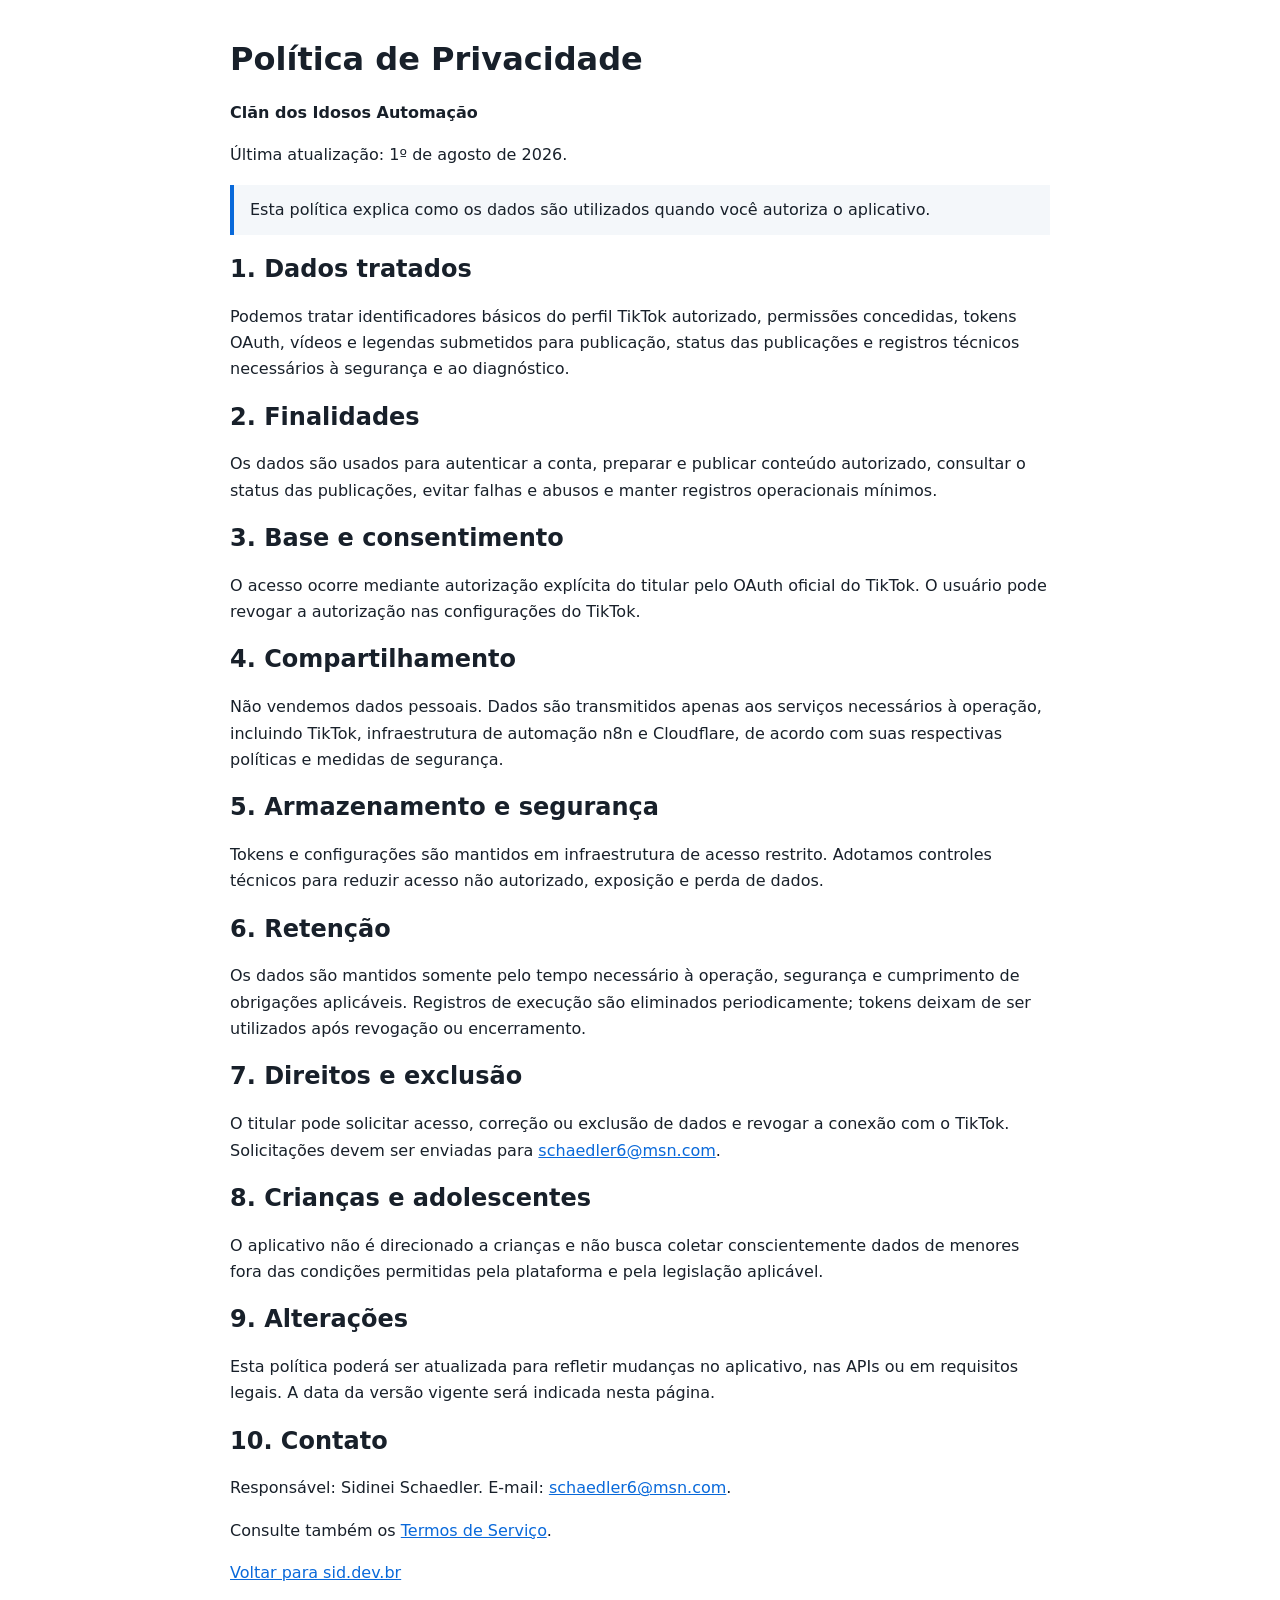
<file: tiktok/privacy/index.html>
<!doctype html>
<html lang="pt-BR">
<head>
  <meta charset="utf-8">
  <meta name="viewport" content="width=device-width,initial-scale=1">
  <title>Política de Privacidade — Clãn dos Idosos Automação</title>
  <meta name="description" content="Política de Privacidade do aplicativo Clãn dos Idosos Automação.">
  <style>body{font-family:system-ui,sans-serif;max-width:820px;margin:40px auto;padding:0 20px;line-height:1.65;color:#18202a}h1,h2{line-height:1.2}a{color:#0969da}.note{background:#f4f7fa;border-left:4px solid #0969da;padding:12px 16px}</style>
</head>
<body>
  <main>
    <h1>Política de Privacidade</h1>
    <p><strong>Clãn dos Idosos Automação</strong></p>
    <p>Última atualização: 1º de agosto de 2026.</p>
    <p class="note">Esta política explica como os dados são utilizados quando você autoriza o aplicativo.</p>

    <h2>1. Dados tratados</h2>
    <p>Podemos tratar identificadores básicos do perfil TikTok autorizado, permissões concedidas, tokens OAuth, vídeos e legendas submetidos para publicação, status das publicações e registros técnicos necessários à segurança e ao diagnóstico.</p>

    <h2>2. Finalidades</h2>
    <p>Os dados são usados para autenticar a conta, preparar e publicar conteúdo autorizado, consultar o status das publicações, evitar falhas e abusos e manter registros operacionais mínimos.</p>

    <h2>3. Base e consentimento</h2>
    <p>O acesso ocorre mediante autorização explícita do titular pelo OAuth oficial do TikTok. O usuário pode revogar a autorização nas configurações do TikTok.</p>

    <h2>4. Compartilhamento</h2>
    <p>Não vendemos dados pessoais. Dados são transmitidos apenas aos serviços necessários à operação, incluindo TikTok, infraestrutura de automação n8n e Cloudflare, de acordo com suas respectivas políticas e medidas de segurança.</p>

    <h2>5. Armazenamento e segurança</h2>
    <p>Tokens e configurações são mantidos em infraestrutura de acesso restrito. Adotamos controles técnicos para reduzir acesso não autorizado, exposição e perda de dados.</p>

    <h2>6. Retenção</h2>
    <p>Os dados são mantidos somente pelo tempo necessário à operação, segurança e cumprimento de obrigações aplicáveis. Registros de execução são eliminados periodicamente; tokens deixam de ser utilizados após revogação ou encerramento.</p>

    <h2>7. Direitos e exclusão</h2>
    <p>O titular pode solicitar acesso, correção ou exclusão de dados e revogar a conexão com o TikTok. Solicitações devem ser enviadas para <a href="mailto:schaedler6@msn.com">schaedler6@msn.com</a>.</p>

    <h2>8. Crianças e adolescentes</h2>
    <p>O aplicativo não é direcionado a crianças e não busca coletar conscientemente dados de menores fora das condições permitidas pela plataforma e pela legislação aplicável.</p>

    <h2>9. Alterações</h2>
    <p>Esta política poderá ser atualizada para refletir mudanças no aplicativo, nas APIs ou em requisitos legais. A data da versão vigente será indicada nesta página.</p>

    <h2>10. Contato</h2>
    <p>Responsável: Sidinei Schaedler. E-mail: <a href="mailto:schaedler6@msn.com">schaedler6@msn.com</a>.</p>

    <p>Consulte também os <a href="https://sid.dev.br/tiktok/terms/">Termos de Serviço</a>.</p>
    <p><a href="https://sid.dev.br/">Voltar para sid.dev.br</a></p>
  </main>
</body>
</html>
</file>
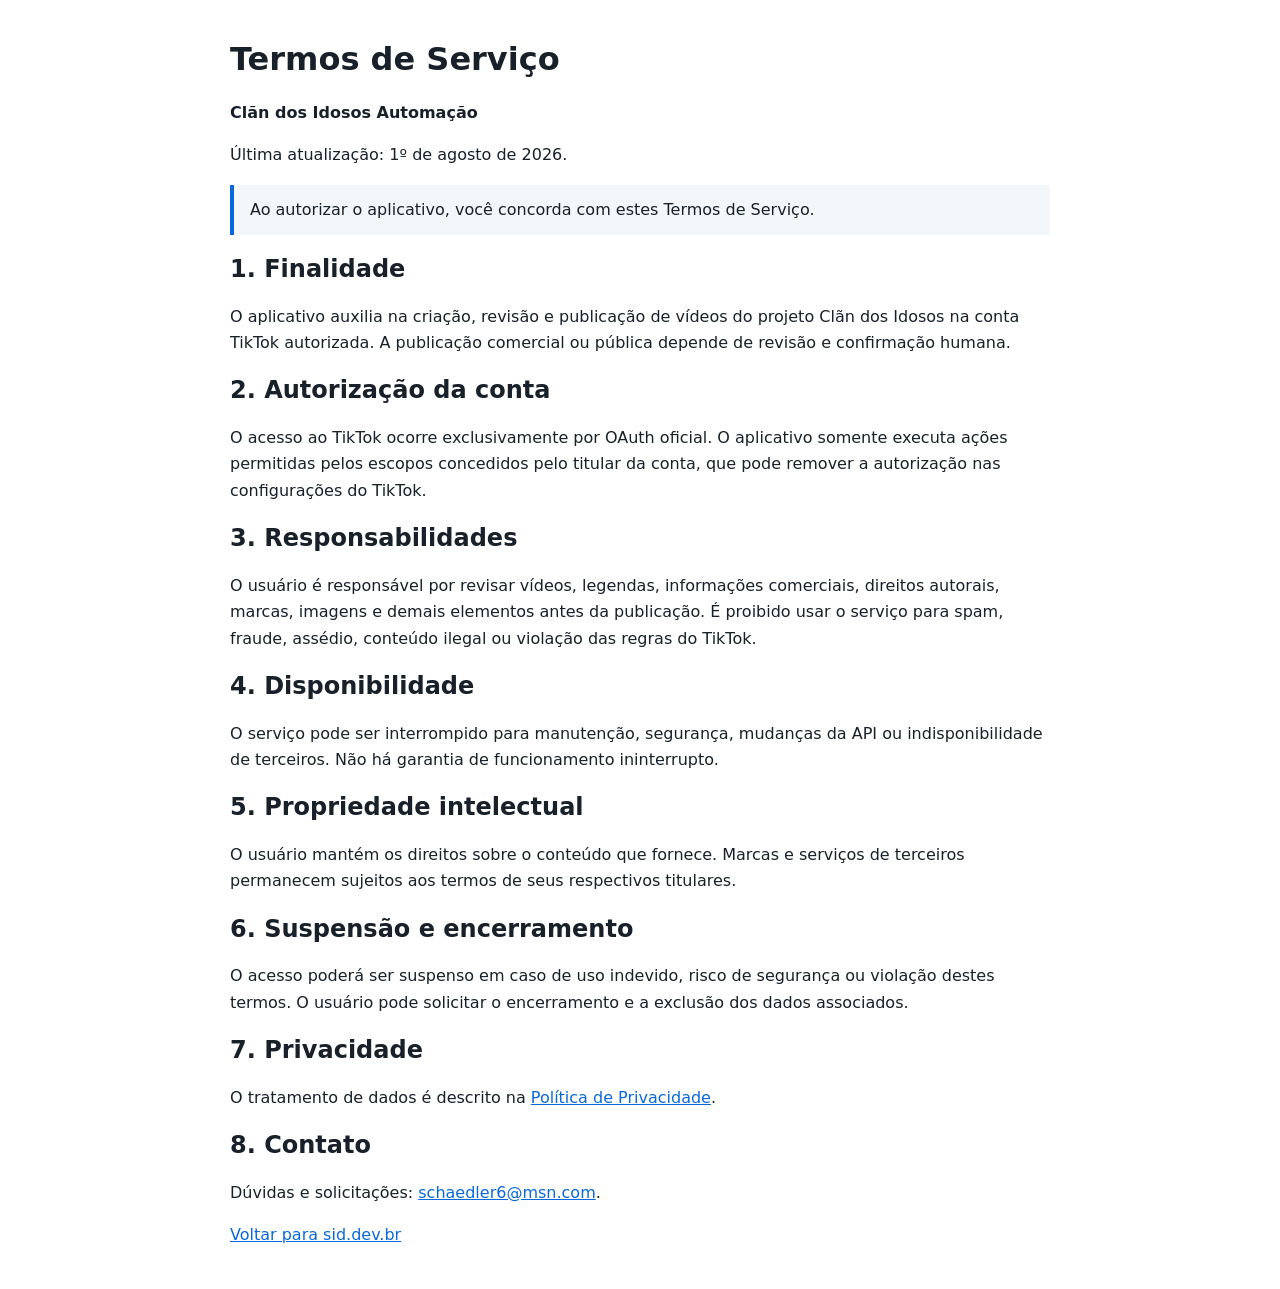
<file: tiktok/terms/index.html>
<!doctype html>
<html lang="pt-BR">
<head>
  <meta charset="utf-8">
  <meta name="viewport" content="width=device-width,initial-scale=1">
  <title>Termos de Serviço — Clãn dos Idosos Automação</title>
  <meta name="description" content="Termos de Serviço do aplicativo Clãn dos Idosos Automação.">
  <style>body{font-family:system-ui,sans-serif;max-width:820px;margin:40px auto;padding:0 20px;line-height:1.65;color:#18202a}h1,h2{line-height:1.2}a{color:#0969da}.note{background:#f4f7fa;border-left:4px solid #0969da;padding:12px 16px}</style>
</head>
<body>
  <main>
    <h1>Termos de Serviço</h1>
    <p><strong>Clãn dos Idosos Automação</strong></p>
    <p>Última atualização: 1º de agosto de 2026.</p>
    <p class="note">Ao autorizar o aplicativo, você concorda com estes Termos de Serviço.</p>

    <h2>1. Finalidade</h2>
    <p>O aplicativo auxilia na criação, revisão e publicação de vídeos do projeto Clãn dos Idosos na conta TikTok autorizada. A publicação comercial ou pública depende de revisão e confirmação humana.</p>

    <h2>2. Autorização da conta</h2>
    <p>O acesso ao TikTok ocorre exclusivamente por OAuth oficial. O aplicativo somente executa ações permitidas pelos escopos concedidos pelo titular da conta, que pode remover a autorização nas configurações do TikTok.</p>

    <h2>3. Responsabilidades</h2>
    <p>O usuário é responsável por revisar vídeos, legendas, informações comerciais, direitos autorais, marcas, imagens e demais elementos antes da publicação. É proibido usar o serviço para spam, fraude, assédio, conteúdo ilegal ou violação das regras do TikTok.</p>

    <h2>4. Disponibilidade</h2>
    <p>O serviço pode ser interrompido para manutenção, segurança, mudanças da API ou indisponibilidade de terceiros. Não há garantia de funcionamento ininterrupto.</p>

    <h2>5. Propriedade intelectual</h2>
    <p>O usuário mantém os direitos sobre o conteúdo que fornece. Marcas e serviços de terceiros permanecem sujeitos aos termos de seus respectivos titulares.</p>

    <h2>6. Suspensão e encerramento</h2>
    <p>O acesso poderá ser suspenso em caso de uso indevido, risco de segurança ou violação destes termos. O usuário pode solicitar o encerramento e a exclusão dos dados associados.</p>

    <h2>7. Privacidade</h2>
    <p>O tratamento de dados é descrito na <a href="https://sid.dev.br/tiktok/privacy/">Política de Privacidade</a>.</p>

    <h2>8. Contato</h2>
    <p>Dúvidas e solicitações: <a href="mailto:schaedler6@msn.com">schaedler6@msn.com</a>.</p>

    <p><a href="https://sid.dev.br/">Voltar para sid.dev.br</a></p>
  </main>
</body>
</html>
</file>
<file: preview.css>
:root {
  --bg: #05030a;
  --panel: rgba(255,255,255,0.075);
  --panel-strong: rgba(255,255,255,0.12);
  --border: rgba(255,255,255,0.16);
  --text: #f8fafc;
  --muted: #a1a1aa;
  --blue: #00d9ff;
  --pink: #ff3df2;
  --gold: #f7c948;
  --green: #33ff99;
}

* {
  margin: 0;
  padding: 0;
  box-sizing: border-box;
}

html {
  scroll-behavior: smooth;
}

body {
  min-height: 100vh;
  background:
    radial-gradient(circle at top left, rgba(0,217,255,0.20), transparent 30%),
    radial-gradient(circle at bottom right, rgba(255,61,242,0.18), transparent 38%),
    radial-gradient(circle at center, rgba(247,201,72,0.06), transparent 28%),
    var(--bg);
  color: var(--text);
  font-family: Arial, Helvetica, sans-serif;
  overflow-x: hidden;
}

#canvas-bg {
  position: fixed;
  inset: 0;
  z-index: -3;
}

.mouse-light {
  position: fixed;
  width: 420px;
  height: 420px;
  border-radius: 999px;
  background: radial-gradient(circle, rgba(0,217,255,0.16), transparent 65%);
  filter: blur(20px);
  transform: translate(-50%, -50%);
  pointer-events: none;
  z-index: -2;
}

.header {
  position: fixed;
  top: 0;
  left: 0;
  width: 100%;
  height: 76px;
  padding: 0 7%;
  display: flex;
  align-items: center;
  justify-content: space-between;
  background: rgba(5,3,10,0.72);
  backdrop-filter: blur(20px);
  border-bottom: 1px solid var(--border);
  z-index: 30;
}

.logo {
  font-weight: 900;
  letter-spacing: 2px;
  font-size: 1.05rem;
}

.logo span {
  color: var(--blue);
}

nav {
  display: flex;
  gap: 22px;
}

nav a {
  color: var(--muted);
  text-decoration: none;
  font-size: 0.95rem;
  transition: 0.25s;
}

nav a:hover {
  color: var(--blue);
}

.hero,
.section {
  min-height: 100vh;
  padding: 120px 7% 90px;
}

.hero {
  display: grid;
  grid-template-columns: 1.05fr 0.95fr;
  gap: 60px;
  align-items: center;
}

.eyebrow {
  color: var(--gold);
  text-transform: uppercase;
  letter-spacing: 2.4px;
  font-size: 0.78rem;
  margin-bottom: 18px;
}

h1 {
  font-size: clamp(3.4rem, 8vw, 7.4rem);
  line-height: 0.88;
  letter-spacing: -4px;
  margin-bottom: 24px;
}

h1 span {
  background: linear-gradient(90deg, var(--blue), var(--pink), var(--gold));
  -webkit-background-clip: text;
  color: transparent;
}

h2 {
  font-size: clamp(2.2rem, 5vw, 4.6rem);
  line-height: 0.98;
  letter-spacing: -2px;
  margin-bottom: 22px;
}

#typing {
  min-height: 42px;
  color: var(--blue);
  font-size: clamp(1.1rem, 3vw, 2rem);
  letter-spacing: 0;
}

.intro,
.project-card p,
.books-text p,
.book-item p,
.gallery-card p,
.contact p {
  color: var(--muted);
  line-height: 1.75;
}

.intro {
  max-width: 760px;
  font-size: 1.08rem;
}

.actions {
  display: flex;
  flex-wrap: wrap;
  gap: 16px;
  margin-top: 34px;
}

.btn {
  display: inline-flex;
  padding: 14px 22px;
  border-radius: 999px;
  text-decoration: none;
  font-weight: 800;
  transition: 0.25s;
}

.btn:hover {
  transform: translateY(-4px);
}

.primary {
  color: #020617;
  background: linear-gradient(90deg, var(--blue), var(--green), var(--gold));
  box-shadow: 0 16px 40px rgba(0,217,255,0.18);
}

.secondary {
  color: var(--text);
  background: var(--panel);
  border: 1px solid var(--border);
}

.hero-visual {
  position: relative;
  min-height: 580px;
  display: flex;
  align-items: center;
  justify-content: center;
}

.image-frame {
  width: min(420px, 82vw);
  aspect-ratio: 0.76;
  padding: 12px;
  border-radius: 42px;
  background: linear-gradient(135deg, rgba(0,217,255,0.55), rgba(255,61,242,0.40), rgba(247,201,72,0.35));
  box-shadow: 0 40px 100px rgba(0,0,0,0.55);
  animation: float 6s ease-in-out infinite;
}

.image-frame img {
  width: 100%;
  height: 100%;
  object-fit: cover;
  border-radius: 32px;
  display: block;
}

.floating-card {
  position: absolute;
  padding: 18px 20px;
  min-width: 160px;
  border: 1px solid var(--border);
  background: rgba(5,3,10,0.72);
  backdrop-filter: blur(18px);
  border-radius: 22px;
  box-shadow: 0 20px 60px rgba(0,0,0,0.4);
}

.floating-card strong {
  display: block;
  margin-bottom: 6px;
}

.floating-card span {
  color: var(--muted);
  font-size: 0.9rem;
}

.card-one {
  top: 80px;
  left: 0;
}

.card-two {
  bottom: 80px;
  right: 0;
}

.section-title {
  text-align: center;
  margin-bottom: 58px;
}

.project-grid {
  display: grid;
  grid-template-columns: repeat(3, 1fr);
  gap: 22px;
}

.project-card,
.book-item,
.gallery-card {
  border: 1px solid var(--border);
  background: var(--panel);
  backdrop-filter: blur(18px);
  border-radius: 28px;
  padding: 28px;
  transition: 0.25s;
}

.project-card:hover,
.book-item:hover,
.gallery-card:hover {
  transform: translateY(-8px);
  border-color: rgba(0,217,255,0.55);
  background: var(--panel-strong);
}

.project-card span {
  color: var(--blue);
  font-weight: 900;
}

.project-card h3,
.book-item h3 {
  margin: 16px 0 12px;
  font-size: 1.35rem;
}

.books {
  display: grid;
  grid-template-columns: 0.9fr 1.1fr;
  gap: 42px;
  align-items: center;
}

.book-list {
  display: grid;
  gap: 18px;
}

.gallery-grid {
  display: grid;
  grid-template-columns: repeat(4, 1fr);
  gap: 18px;
}

.gallery-card {
  padding: 12px;
  overflow: hidden;
}

.gallery-card img {
  width: 100%;
  aspect-ratio: 0.78;
  object-fit: cover;
  display: block;
  border-radius: 20px;
  margin-bottom: 14px;
  background: #111;
}

.gallery-card span {
  display: block;
  color: var(--gold);
  font-size: 0.78rem;
  text-transform: uppercase;
  letter-spacing: 1.4px;
  margin-bottom: 6px;
}

.gallery-card p {
  font-size: 0.85rem;
  word-break: break-word;
}

.contact {
  text-align: center;
  min-height: 70vh;
}

.contact .btn {
  margin-top: 28px;
}

footer {
  padding: 32px 7%;
  border-top: 1px solid var(--border);
  color: var(--muted);
  text-align: center;
}

.reveal {
  opacity: 0;
  transform: translateY(34px);
  transition: 0.8s ease;
}

.reveal.active {
  opacity: 1;
  transform: translateY(0);
}

@keyframes float {
  0%, 100% {
    transform: translateY(0) rotate(-1deg);
  }

  50% {
    transform: translateY(-22px) rotate(2deg);
  }
}

@media (max-width: 1000px) {
  nav {
    display: none;
  }

  .hero,
  .books {
    grid-template-columns: 1fr;
  }

  .hero-visual {
    min-height: 460px;
  }

  .project-grid {
    grid-template-columns: 1fr;
  }

  .gallery-grid {
    grid-template-columns: repeat(2, 1fr);
  }

  h1 {
    letter-spacing: -2px;
  }
}

@media (max-width: 560px) {
  .header {
    padding: 0 5%;
  }

  .hero,
  .section {
    padding: 110px 5% 70px;
  }

  .gallery-grid {
    grid-template-columns: 1fr;
  }

  .floating-card {
    display: none;
  }
}

/* ============================================================
   AJUSTES SID.DEV.BR - TAMANHOS, IMAGENS E ACABAMENTO
   ============================================================ */

:root {
  --hero-image-width: min(360px, 78vw);
  --gallery-image-height: 260px;
  --gallery-image-height-mobile: 340px;
}

/* Reduz um pouco a imagem principal da abertura */
.image-frame {
  width: var(--hero-image-width);
  max-height: 520px;
}

/* Garante que a imagem principal fique elegante e sem deformar */
.image-frame img {
  object-fit: cover;
  object-position: center;
}

/* Deixa a area visual da abertura mais compacta */
.hero-visual {
  min-height: 500px;
}

/* Melhora o tamanho dos cards da galeria */
.gallery-card img {
  height: var(--gallery-image-height);
  aspect-ratio: auto;
  object-fit: cover;
  object-position: center top;
}

/* Limita textos longos dos nomes de arquivos */
.gallery-card p {
  display: -webkit-box;
  -webkit-line-clamp: 2;
  -webkit-box-orient: vertical;
  overflow: hidden;
}

/* Cria um acabamento mais premium nos cards */
.project-card,
.book-item,
.gallery-card {
  position: relative;
  overflow: hidden;
}

.project-card::before,
.book-item::before,
.gallery-card::before {
  content: "";
  position: absolute;
  inset: 0;
  background: linear-gradient(135deg, rgba(0,217,255,0.10), transparent 45%, rgba(255,61,242,0.08));
  opacity: 0;
  transition: 0.35s;
  pointer-events: none;
}

.project-card:hover::before,
.book-item:hover::before,
.gallery-card:hover::before {
  opacity: 1;
}

/* Melhora a leitura dos textos */
.intro,
.project-card p,
.books-text p,
.book-item p,
.gallery-card p,
.contact p {
  font-size: 1rem;
}

/* Deixa a home menos gigante em telas menores */
@media (max-width: 1000px) {
  .hero-visual {
    min-height: 420px;
  }

  .image-frame {
    width: min(330px, 82vw);
  }

  .gallery-card img {
    height: 300px;
  }
}

@media (max-width: 560px) {
  :root {
    --gallery-image-height: var(--gallery-image-height-mobile);
  }

  h1 {
    font-size: clamp(3rem, 17vw, 4.8rem);
  }

  h2 {
    font-size: clamp(2rem, 12vw, 3.4rem);
  }

  .intro {
    font-size: 1rem;
  }

  .gallery-card img {
    height: var(--gallery-image-height-mobile);
  }
}

/* ============================================================
   AJUSTE SID.DEV.BR - OCULTAR NOMES TECNICOS DAS IMAGENS
   ============================================================ */

/* Nao mostrar nomes como IMG_0121.PNG, IMG_0068.PNG etc. */
.gallery-card p {
  display: none !important;
}

/* Deixa o selo visual mais limpo */
.gallery-card span {
  margin-bottom: 0;
  color: var(--gold);
  font-size: 0.78rem;
  letter-spacing: 1.6px;
}

/* Ajusta o espaco do card depois de remover o nome do arquivo */
.gallery-card {
  padding-bottom: 18px;
}

/* Imagem mais protagonista dentro do card */
.gallery-card img {
  margin-bottom: 12px;
}


/* SID_START_9X16_LIGHTBOX */

/* Galeria em formato vertical 9:16 */
.gallery-grid {
  align-items: start;
}

.gallery-card {
  cursor: pointer;
}

.gallery-card img {
  width: 100% !important;
  height: auto !important;
  aspect-ratio: 9 / 16 !important;
  object-fit: cover !important;
  object-position: center top !important;
  border-radius: 22px;
  cursor: zoom-in;
}

/* Melhor proporcao da grade para imagens verticais */
@media (min-width: 1200px) {
  .gallery-grid {
    grid-template-columns: repeat(5, 1fr);
  }
}

@media (max-width: 1199px) and (min-width: 760px) {
  .gallery-grid {
    grid-template-columns: repeat(3, 1fr);
  }
}

@media (max-width: 759px) {
  .gallery-grid {
    grid-template-columns: repeat(2, 1fr);
  }
}

@media (max-width: 460px) {
  .gallery-grid {
    grid-template-columns: 1fr;
  }
}

/* Lightbox */
.sid-lightbox {
  position: fixed;
  inset: 0;
  z-index: 9999;
  display: none;
  align-items: center;
  justify-content: center;
  padding: 28px;
  background: rgba(0, 0, 0, 0.86);
  backdrop-filter: blur(16px);
}

.sid-lightbox.active {
  display: flex;
}

.sid-lightbox-frame {
  position: relative;
  width: min(430px, 88vw);
  aspect-ratio: 9 / 16;
  border-radius: 28px;
  padding: 10px;
  background: linear-gradient(135deg, rgba(0,217,255,0.75), rgba(255,61,242,0.55), rgba(247,201,72,0.45));
  box-shadow: 0 30px 120px rgba(0,0,0,0.75);
}

.sid-lightbox-frame img {
  width: 100%;
  height: 100%;
  display: block;
  object-fit: contain;
  background: #05030a;
  border-radius: 20px;
}

.sid-lightbox-close {
  position: absolute;
  top: -18px;
  right: -18px;
  width: 46px;
  height: 46px;
  border: 1px solid rgba(255,255,255,0.22);
  border-radius: 999px;
  background: rgba(5,3,10,0.90);
  color: white;
  font-size: 28px;
  line-height: 1;
  cursor: pointer;
  transition: 0.25s;
}

.sid-lightbox-close:hover {
  transform: scale(1.08);
  border-color: rgba(0,217,255,0.75);
}

.sid-lightbox-hint {
  position: absolute;
  left: 50%;
  bottom: -38px;
  transform: translateX(-50%);
  color: rgba(255,255,255,0.66);
  font-size: 0.82rem;
  white-space: nowrap;
}

/* SID_END_9X16_LIGHTBOX */


/* SID_START_LIVRO_OFICIAL */

.books-official {
  grid-template-columns: 0.95fr 0.75fr;
}

.book-actions {
  display: flex;
  flex-wrap: wrap;
  gap: 16px;
  margin-top: 30px;
}

.official-book-card {
  justify-self: center;
  width: min(360px, 82vw);
  border-radius: 34px;
  padding: 12px;
  background: linear-gradient(135deg, rgba(0,217,255,0.65), rgba(255,61,242,0.48), rgba(247,201,72,0.48));
  box-shadow: 0 34px 100px rgba(0,0,0,0.55);
  transition: 0.28s ease;
}

.official-book-card:hover {
  transform: translateY(-8px) rotate(1deg);
}

.official-book-card a {
  display: block;
  text-decoration: none;
}

.official-book-card img {
  width: 100%;
  height: auto;
  aspect-ratio: 2 / 3;
  display: block;
  object-fit: cover;
  object-position: center;
  border-radius: 24px;
  background: #05030a;
}

@media (max-width: 1000px) {
  .books-official {
    grid-template-columns: 1fr;
  }

  .official-book-card {
    margin-top: 26px;
  }
}

/* SID_END_LIVRO_OFICIAL */


/* SID_START_GITHUB_CSS */

.section-lead {
  max-width: 860px;
  margin: 0 auto;
  color: var(--muted);
  line-height: 1.75;
  font-size: 1.05rem;
}

.github-actions {
  display: flex;
  justify-content: center;
  gap: 16px;
  flex-wrap: wrap;
  margin-top: 28px;
}

.github-grid {
  display: grid;
  grid-template-columns: repeat(3, 1fr);
  gap: 22px;
}

.github-card {
  min-height: 260px;
  border: 1px solid var(--border);
  background: var(--panel);
  backdrop-filter: blur(18px);
  border-radius: 28px;
  padding: 28px;
  transition: 0.25s;
  position: relative;
  overflow: hidden;
}

.github-card::before {
  content: "";
  position: absolute;
  inset: 0;
  background: linear-gradient(135deg, rgba(0,217,255,0.10), transparent 45%, rgba(247,201,72,0.08));
  opacity: 0;
  transition: 0.35s;
  pointer-events: none;
}

.github-card:hover {
  transform: translateY(-8px);
  border-color: rgba(0,217,255,0.55);
  background: var(--panel-strong);
}

.github-card:hover::before {
  opacity: 1;
}

.github-card span {
  display: inline-flex;
  margin-bottom: 18px;
  color: var(--gold);
  font-size: 0.78rem;
  text-transform: uppercase;
  letter-spacing: 1.6px;
}

.github-card h3 {
  font-size: 1.35rem;
  margin-bottom: 12px;
  word-break: break-word;
}

.github-card p {
  color: var(--muted);
  line-height: 1.65;
  margin-bottom: 18px;
}

.github-meta {
  display: flex;
  gap: 10px;
  flex-wrap: wrap;
  margin: 18px 0 20px;
}

.github-meta small {
  border: 1px solid rgba(255,255,255,0.14);
  background: rgba(255,255,255,0.06);
  color: var(--muted);
  border-radius: 999px;
  padding: 7px 10px;
}

.github-links {
  display: flex;
  gap: 10px;
  flex-wrap: wrap;
}

.github-links a {
  color: #020617;
  background: linear-gradient(90deg, var(--blue), var(--green), var(--gold));
  text-decoration: none;
  border-radius: 999px;
  padding: 10px 14px;
  font-size: 0.9rem;
  font-weight: 800;
}

.github-links a.secondary-link {
  color: var(--text);
  background: rgba(255,255,255,0.08);
  border: 1px solid var(--border);
}

.github-empty {
  grid-column: 1 / -1;
}

@media (max-width: 1000px) {
  .github-grid {
    grid-template-columns: 1fr;
  }
}

/* SID_END_GITHUB_CSS */


/* SID_START_SPOTIFY_MUSICA */

.music-official {
  display: grid;
  grid-template-columns: 0.95fr 1.05fr;
  gap: 42px;
  align-items: center;
}

.music-content p {
  color: var(--muted);
  line-height: 1.75;
  font-size: 1.05rem;
  max-width: 720px;
}

.music-actions {
  display: flex;
  flex-wrap: wrap;
  gap: 16px;
  margin-top: 30px;
}

.spotify-card {
  width: 100%;
  max-width: 620px;
  justify-self: center;
  border-radius: 32px;
  padding: 12px;
  background: linear-gradient(135deg, rgba(0,217,255,0.55), rgba(255,61,242,0.36), rgba(247,201,72,0.32));
  box-shadow: 0 34px 100px rgba(0,0,0,0.55);
}

.spotify-card iframe {
  display: block;
  width: 100%;
  border-radius: 22px;
  background: #05030a;
}

@media (max-width: 1000px) {
  .music-official {
    grid-template-columns: 1fr;
  }

  .spotify-card {
    margin-top: 20px;
  }
}

/* SID_END_SPOTIFY_MUSICA */


/* SID_START_CONTATO_OFICIAL */

.contact-official {
  text-align: center;
  min-height: 70vh;
  display: flex;
  align-items: center;
  justify-content: center;
}

.contact-official p {
  max-width: 760px;
  margin: 0 auto;
  color: var(--muted);
  line-height: 1.75;
  font-size: 1.05rem;
}

.contact-links-official {
  display: flex;
  justify-content: center;
  gap: 16px;
  flex-wrap: wrap;
  margin-top: 32px;
}

.contact-links-official .btn {
  min-width: 150px;
}

@media (max-width: 560px) {
  .contact-links-official {
    flex-direction: column;
    align-items: center;
  }

  .contact-links-official .btn {
    width: min(100%, 320px);
  }
}

/* SID_END_CONTATO_OFICIAL */


/* SID_START_SPOTIFY_DESTAQUE */

.spotify-showcase {
  display: grid;
  grid-template-columns: 0.95fr 0.85fr;
  gap: 54px;
  align-items: center;
}

.spotify-text p {
  color: var(--muted);
  line-height: 1.75;
  font-size: 1.05rem;
  max-width: 860px;
}

.spotify-actions {
  display: flex;
  flex-wrap: wrap;
  gap: 16px;
  margin-top: 30px;
}

.spotify-visual {
  justify-self: center;
  width: 100%;
  max-width: 560px;
}

.spotify-glow-card {
  width: 100%;
  border-radius: 34px;
  padding: 12px;
  background: linear-gradient(
    135deg,
    rgba(0,217,255,0.70),
    rgba(255,61,242,0.52),
    rgba(247,201,72,0.45)
  );
  box-shadow: 0 34px 100px rgba(0,0,0,0.55);
  transition: 0.28s ease;
}

.spotify-glow-card:hover {
  transform: translateY(-8px) rotate(1deg);
}

.spotify-glow-card iframe {
  display: block;
  width: 100%;
  border-radius: 24px;
  background: #05030a;
}

@media (max-width: 1000px) {
  .spotify-showcase {
    grid-template-columns: 1fr;
  }

  .spotify-visual {
    max-width: 620px;
    margin-top: 26px;
  }
}

/* SID_END_SPOTIFY_DESTAQUE */

/* ============================================================
   SID_START_VISUAL_PREMIUM_20260612
   Ajustes visuais premium sem dependências externas
   ============================================================ */

/* Hero com atmosfera de laboratório digital */
.hero {
  position: relative;
  overflow: hidden;
}

.hero::before {
  content: "";
  position: absolute;
  width: 520px;
  height: 520px;
  right: 5%;
  top: 18%;
  border-radius: 50%;
  background:
    radial-gradient(circle at 35% 35%,
      rgba(0, 217, 255, 0.34),
      rgba(102, 51, 255, 0.22) 38%,
      rgba(10, 74, 84, 0.16) 58%,
      transparent 72%);
  filter: blur(8px);
  opacity: 0.72;
  animation: sidOrbFloat 9s ease-in-out infinite;
  pointer-events: none;
  z-index: 0;
}

.hero::after {
  content: "";
  position: absolute;
  width: 720px;
  height: 720px;
  left: -260px;
  bottom: -320px;
  border-radius: 50%;
  background:
    radial-gradient(circle,
      rgba(255, 61, 242, 0.18),
      rgba(0, 217, 255, 0.10) 42%,
      transparent 70%);
  filter: blur(18px);
  opacity: 0.62;
  pointer-events: none;
  z-index: 0;
}

.hero > * {
  position: relative;
  z-index: 1;
}

@keyframes sidOrbFloat {
  0%, 100% {
    transform: translate3d(0, 0, 0) scale(1);
  }

  50% {
    transform: translate3d(-22px, -28px, 0) scale(1.06);
  }
}

/* Entrada mais refinada por tipo de bloco */
.hero-text.reveal:not(.active),
.books-text.reveal:not(.active),
.spotify-text.reveal:not(.active) {
  transform: translateX(-38px);
}

.hero-visual.reveal:not(.active),
.official-book-card.reveal:not(.active),
.spotify-visual.reveal:not(.active) {
  transform: translateX(38px) scale(0.98);
}

.section-title.reveal:not(.active) {
  transform: translateY(24px);
}

.project-card.reveal:not(.active),
.github-card.reveal:not(.active),
.gallery-card.reveal:not(.active) {
  transform: translateY(42px) scale(0.985);
}

/* Transições mais suaves */
.reveal {
  will-change: opacity, transform;
  transition:
    opacity 0.85s ease,
    transform 0.85s cubic-bezier(0.22, 1, 0.36, 1);
}

/* Ritmo visual nos cards */
.project-card:nth-child(2),
.gallery-card:nth-child(2n) {
  transition-delay: 0.06s;
}

.project-card:nth-child(3),
.gallery-card:nth-child(3n) {
  transition-delay: 0.12s;
}

.project-card:nth-child(4),
.gallery-card:nth-child(4n) {
  transition-delay: 0.18s;
}

/* Acabamento premium nos cards técnicos */
.project-card,
.github-card,
.gallery-card,
.official-book-card,
.spotify-glow-card {
  box-shadow:
    0 22px 70px rgba(0, 0, 0, 0.24),
    inset 0 1px 0 rgba(255, 255, 255, 0.045);
}

.project-card:hover,
.github-card:hover,
.gallery-card:hover {
  transform: translateY(-10px);
  box-shadow:
    0 30px 90px rgba(0, 0, 0, 0.34),
    0 0 0 1px rgba(0, 217, 255, 0.18);
}

/* Hero image com presença mais cinematográfica */
.image-frame {
  box-shadow:
    0 34px 120px rgba(0, 0, 0, 0.48),
    0 0 80px rgba(0, 217, 255, 0.12);
}

.image-frame img {
  filter: contrast(1.05) saturate(1.06);
}

/* Cards flutuantes mais tecnológicos */
.floating-card {
  box-shadow:
    0 22px 70px rgba(0, 0, 0, 0.38),
    0 0 36px rgba(0, 217, 255, 0.10);
}

/* Botões com presença maior, sem exagero */
.btn {
  position: relative;
  overflow: hidden;
}

.btn::after {
  content: "";
  position: absolute;
  inset: 0;
  background: linear-gradient(120deg, transparent, rgba(255,255,255,0.18), transparent);
  transform: translateX(-120%);
  transition: transform 0.55s ease;
}

.btn:hover::after {
  transform: translateX(120%);
}

/* Livro e Spotify com peso visual equivalente */
.official-book-card,
.spotify-glow-card {
  transform-origin: center;
}

.official-book-card:hover,
.spotify-glow-card:hover {
  box-shadow:
    0 42px 120px rgba(0, 0, 0, 0.58),
    0 0 70px rgba(255, 61, 242, 0.12);
}

/* Acessibilidade: respeita reduzir movimento */
@media (prefers-reduced-motion: reduce) {
  *,
  *::before,
  *::after {
    animation-duration: 0.001ms !important;
    animation-iteration-count: 1 !important;
    scroll-behavior: auto !important;
    transition-duration: 0.001ms !important;
  }

  .reveal {
    opacity: 1 !important;
    transform: none !important;
  }

  .hero::before {
    animation: none !important;
  }
}

/* Ajustes mobile */
@media (max-width: 700px) {
  .hero::before {
    width: 340px;
    height: 340px;
    right: -120px;
    top: 170px;
    opacity: 0.5;
  }

  .hero::after {
    width: 420px;
    height: 420px;
    left: -220px;
    bottom: -220px;
  }

  .project-card:hover,
  .github-card:hover,
  .gallery-card:hover,
  .official-book-card:hover,
  .spotify-glow-card:hover {
    transform: none;
  }
}

/* SID_END_VISUAL_PREMIUM_20260612 */


/* ============================================================
   SID_START_DARK_NEUMORPHIC_BUTTONS_20260612
   Botões preto fosco + azul estilo Soft UI / Neumorphism
   ============================================================ */

:root {
  --sid-matte-bg: #080b0f;
  --sid-matte-panel: #101720;
  --sid-matte-panel-soft: #151e29;
  --sid-blue: #00aaff;
  --sid-cyan: #00d9ff;
  --sid-blue-deep: #006dff;
  --sid-text-clear: #f4f7fb;
  --sid-text-muted: #8b96a8;
}

/* Base dos botões */
.btn,
.github-actions .btn,
.book-actions .btn,
.spotify-actions .btn,
.actions .btn {
  border: 1px solid rgba(255, 255, 255, 0.075);
  border-radius: 999px;
  background:
    linear-gradient(145deg, #17212d, #0b1017);
  color: var(--sid-text-clear);
  box-shadow:
    10px 10px 24px rgba(0, 0, 0, 0.55),
    -6px -6px 18px rgba(255, 255, 255, 0.035),
    inset 1px 1px 0 rgba(255, 255, 255, 0.05);
  text-shadow: none;
  letter-spacing: 0.08em;
  text-transform: uppercase;
  font-weight: 800;
  transition:
    transform 0.22s ease,
    box-shadow 0.22s ease,
    background 0.22s ease,
    border-color 0.22s ease,
    color 0.22s ease;
}

/* Botão principal azul */
.btn.primary,
.github-actions .btn.primary,
.book-actions .btn.primary,
.spotify-actions .btn.primary,
.actions .btn.primary {
  color: #ffffff;
  border-color: rgba(0, 217, 255, 0.42);
  background:
    linear-gradient(145deg, #00c8ff, #0077ff 48%, #0647b8);
  box-shadow:
    9px 9px 24px rgba(0, 0, 0, 0.58),
    -5px -5px 16px rgba(255, 255, 255, 0.035),
    0 0 24px rgba(0, 170, 255, 0.28),
    inset 1px 1px 0 rgba(255, 255, 255, 0.26),
    inset -2px -2px 8px rgba(0, 0, 0, 0.22);
}

/* Botão secundário preto fosco */
.btn.secondary,
.github-actions .btn.secondary,
.book-actions .btn.secondary,
.spotify-actions .btn.secondary,
.actions .btn.secondary {
  color: var(--sid-cyan);
  background:
    linear-gradient(145deg, #17202b, #090d13);
  border-color: rgba(0, 217, 255, 0.18);
  box-shadow:
    9px 9px 22px rgba(0, 0, 0, 0.58),
    -5px -5px 16px rgba(255, 255, 255, 0.032),
    inset 1px 1px 0 rgba(255, 255, 255, 0.04);
}

/* Hover: botão levanta e acende */
.btn:hover,
.github-actions .btn:hover,
.book-actions .btn:hover,
.spotify-actions .btn:hover,
.actions .btn:hover {
  transform: translateY(-3px);
  border-color: rgba(0, 217, 255, 0.58);
  box-shadow:
    13px 13px 32px rgba(0, 0, 0, 0.64),
    -6px -6px 18px rgba(255, 255, 255, 0.045),
    0 0 30px rgba(0, 217, 255, 0.22),
    inset 1px 1px 0 rgba(255, 255, 255, 0.08);
}

/* Clique: botão afunda */
.btn:active,
.github-actions .btn:active,
.book-actions .btn:active,
.spotify-actions .btn:active,
.actions .btn:active {
  transform: translateY(1px) scale(0.985);
  box-shadow:
    inset 7px 7px 16px rgba(0, 0, 0, 0.62),
    inset -4px -4px 12px rgba(255, 255, 255, 0.035),
    0 0 18px rgba(0, 217, 255, 0.16);
}

/* Menu superior com efeito fosco */
.header nav a {
  border-radius: 999px;
  padding: 10px 16px;
  color: rgba(244, 247, 251, 0.72);
  transition:
    background 0.22s ease,
    color 0.22s ease,
    box-shadow 0.22s ease,
    transform 0.22s ease;
}

.header nav a:hover {
  color: #ffffff;
  background: linear-gradient(145deg, #151f2b, #090d13);
  box-shadow:
    6px 6px 16px rgba(0, 0, 0, 0.44),
    -3px -3px 10px rgba(255, 255, 255, 0.028),
    0 0 18px rgba(0, 217, 255, 0.14);
  transform: translateY(-1px);
}

/* Botões em telas pequenas */
@media (max-width: 700px) {
  .btn,
  .github-actions .btn,
  .book-actions .btn,
  .spotify-actions .btn,
  .actions .btn {
    width: 100%;
    justify-content: center;
    text-align: center;
  }

  .header nav a {
    padding: 8px 10px;
  }
}

/* Acessibilidade */
@media (prefers-reduced-motion: reduce) {
  .btn,
  .header nav a {
    transition: none !important;
  }
}

/* SID_END_DARK_NEUMORPHIC_BUTTONS_20260612 */


/* ============================================================
   SID_START_BOTOES_PRETO_FOSCO_AZUL_20260612
   Botões preto fosco + azul elétrico/ciano + efeito físico
   ============================================================ */

:root {
  --sid-btn-black: #070a0e;
  --sid-btn-black-soft: #101820;
  --sid-btn-black-top: #182431;
  --sid-btn-blue: #008cff;
  --sid-btn-cyan: #00d9ff;
  --sid-btn-cyan-soft: rgba(0, 217, 255, 0.32);
  --sid-btn-text: #f6fbff;
}

/* Base geral dos botões */
.btn,
.actions .btn,
.github-actions .btn,
.book-actions .btn,
.spotify-actions .btn {
  min-height: 48px;
  padding: 14px 24px;
  border-radius: 999px;
  border: 1px solid rgba(255, 255, 255, 0.075);
  background:
    linear-gradient(145deg, var(--sid-btn-black-top), var(--sid-btn-black));
  color: var(--sid-btn-text);
  font-weight: 850;
  letter-spacing: 0.075em;
  text-transform: uppercase;
  text-decoration: none;
  position: relative;
  overflow: hidden;
  isolation: isolate;
  box-shadow:
    10px 10px 24px rgba(0, 0, 0, 0.65),
    -5px -5px 14px rgba(255, 255, 255, 0.035),
    inset 1px 1px 0 rgba(255, 255, 255, 0.07),
    inset -2px -2px 8px rgba(0, 0, 0, 0.38);
  transition:
    transform 0.22s ease,
    box-shadow 0.22s ease,
    border-color 0.22s ease,
    background 0.22s ease,
    color 0.22s ease;
}

/* Brilho deslizante sutil */
.btn::after,
.actions .btn::after,
.github-actions .btn::after,
.book-actions .btn::after,
.spotify-actions .btn::after {
  content: "";
  position: absolute;
  inset: 0;
  z-index: -1;
  background:
    linear-gradient(
      120deg,
      transparent 0%,
      rgba(255, 255, 255, 0.18) 45%,
      transparent 70%
    );
  transform: translateX(-130%);
  transition: transform 0.55s ease;
}

/* Botão primário: azul elétrico/ciano */
.btn.primary,
.actions .btn.primary,
.github-actions .btn.primary,
.book-actions .btn.primary,
.spotify-actions .btn.primary {
  color: #ffffff;
  border-color: rgba(0, 217, 255, 0.55);
  background:
    linear-gradient(145deg, #00d9ff 0%, #008cff 44%, #0346b8 100%);
  box-shadow:
    10px 10px 26px rgba(0, 0, 0, 0.68),
    -5px -5px 14px rgba(255, 255, 255, 0.035),
    0 0 26px rgba(0, 140, 255, 0.34),
    0 0 52px rgba(0, 217, 255, 0.12),
    inset 1px 1px 0 rgba(255, 255, 255, 0.30),
    inset -3px -3px 10px rgba(0, 0, 0, 0.30);
}

/* Botão secundário: preto fosco com borda ciano */
.btn.secondary,
.actions .btn.secondary,
.github-actions .btn.secondary,
.book-actions .btn.secondary,
.spotify-actions .btn.secondary {
  color: var(--sid-btn-cyan);
  border-color: rgba(0, 217, 255, 0.24);
  background:
    linear-gradient(145deg, #17222d 0%, #090d12 100%);
  box-shadow:
    10px 10px 24px rgba(0, 0, 0, 0.66),
    -5px -5px 14px rgba(255, 255, 255, 0.03),
    inset 1px 1px 0 rgba(255, 255, 255, 0.055),
    inset -2px -2px 8px rgba(0, 0, 0, 0.34);
}

/* Hover: botão levanta e acende */
.btn:hover,
.actions .btn:hover,
.github-actions .btn:hover,
.book-actions .btn:hover,
.spotify-actions .btn:hover {
  transform: translateY(-3px);
  border-color: rgba(0, 217, 255, 0.72);
  box-shadow:
    14px 14px 34px rgba(0, 0, 0, 0.72),
    -6px -6px 16px rgba(255, 255, 255, 0.045),
    0 0 28px rgba(0, 217, 255, 0.28),
    inset 1px 1px 0 rgba(255, 255, 255, 0.12);
}

.btn:hover::after,
.actions .btn:hover::after,
.github-actions .btn:hover::after,
.book-actions .btn:hover::after,
.spotify-actions .btn:hover::after {
  transform: translateX(130%);
}

/* Clique: botão afunda fisicamente */
.btn:active,
.actions .btn:active,
.github-actions .btn:active,
.book-actions .btn:active,
.spotify-actions .btn:active {
  transform: translateY(1px) scale(0.985);
  box-shadow:
    inset 7px 7px 16px rgba(0, 0, 0, 0.70),
    inset -4px -4px 12px rgba(255, 255, 255, 0.035),
    0 0 16px rgba(0, 217, 255, 0.18);
}

/* Menu superior com cápsulas foscas */
.header nav a {
  border-radius: 999px;
  padding: 10px 15px;
  color: rgba(246, 251, 255, 0.72);
  transition:
    transform 0.22s ease,
    box-shadow 0.22s ease,
    background 0.22s ease,
    color 0.22s ease;
}

.header nav a:hover {
  color: #ffffff;
  background:
    linear-gradient(145deg, #17222d, #080c12);
  box-shadow:
    7px 7px 16px rgba(0, 0, 0, 0.50),
    -3px -3px 10px rgba(255, 255, 255, 0.030),
    0 0 20px rgba(0, 217, 255, 0.16),
    inset 1px 1px 0 rgba(255, 255, 255, 0.045);
  transform: translateY(-1px);
}

.header nav a:active {
  transform: translateY(1px) scale(0.985);
  box-shadow:
    inset 5px 5px 12px rgba(0, 0, 0, 0.62),
    inset -3px -3px 8px rgba(255, 255, 255, 0.030);
}

/* Cards flutuantes do hero com acabamento de botão físico */
.floating-card {
  border: 1px solid rgba(0, 217, 255, 0.18);
  background:
    linear-gradient(145deg, rgba(23, 34, 45, 0.92), rgba(7, 10, 14, 0.88));
  box-shadow:
    12px 12px 30px rgba(0, 0, 0, 0.58),
    -5px -5px 14px rgba(255, 255, 255, 0.032),
    0 0 24px rgba(0, 217, 255, 0.11),
    inset 1px 1px 0 rgba(255, 255, 255, 0.06);
}

.floating-card strong {
  color: #ffffff;
}

.floating-card span {
  color: var(--sid-btn-cyan);
}

/* Mobile */
@media (max-width: 700px) {
  .btn,
  .actions .btn,
  .github-actions .btn,
  .book-actions .btn,
  .spotify-actions .btn {
    width: 100%;
    justify-content: center;
    text-align: center;
  }

  .header nav a {
    padding: 8px 10px;
  }
}

/* Acessibilidade */
@media (prefers-reduced-motion: reduce) {
  .btn,
  .header nav a {
    transition: none !important;
  }

  .btn::after {
    display: none !important;
  }
}

/* SID_END_BOTOES_PRETO_FOSCO_AZUL_20260612 */


/* ============================================================
   SID_START_TESTE_BOTOES_NEUMORPH_DARK_20260612
   Teste: preto fosco + azul elétrico/ciano + botão pressionável
   ============================================================ */

:root {
  --sid-neu-black: #070a0e;
  --sid-neu-black-2: #101820;
  --sid-neu-black-3: #182431;
  --sid-neu-blue: #008cff;
  --sid-neu-cyan: #00d9ff;
  --sid-neu-text: #f6fbff;
}

.btn,
.actions .btn,
.github-actions .btn,
.book-actions .btn,
.spotify-actions .btn {
  min-height: 50px;
  padding: 14px 26px;
  border-radius: 999px;
  border: 1px solid rgba(0, 217, 255, 0.20);
  background: linear-gradient(145deg, #182431, #070a0e);
  color: var(--sid-neu-text);
  text-transform: uppercase;
  letter-spacing: 0.08em;
  font-weight: 850;
  text-decoration: none;
  position: relative;
  overflow: hidden;
  box-shadow:
    10px 10px 24px rgba(0, 0, 0, 0.68),
    -5px -5px 14px rgba(255, 255, 255, 0.035),
    inset 1px 1px 0 rgba(255, 255, 255, 0.075),
    inset -3px -3px 10px rgba(0, 0, 0, 0.35);
  transition:
    transform 0.22s ease,
    box-shadow 0.22s ease,
    border-color 0.22s ease,
    background 0.22s ease,
    color 0.22s ease;
}

.btn.primary,
.actions .btn.primary,
.github-actions .btn.primary,
.book-actions .btn.primary,
.spotify-actions .btn.primary {
  background: linear-gradient(145deg, #00d9ff 0%, #008cff 48%, #0346b8 100%);
  border-color: rgba(0, 217, 255, 0.65);
  color: #ffffff;
  box-shadow:
    10px 10px 26px rgba(0, 0, 0, 0.70),
    -5px -5px 14px rgba(255, 255, 255, 0.035),
    0 0 28px rgba(0, 140, 255, 0.34),
    inset 1px 1px 0 rgba(255, 255, 255, 0.30),
    inset -3px -3px 10px rgba(0, 0, 0, 0.30);
}

.btn.secondary,
.actions .btn.secondary,
.github-actions .btn.secondary,
.book-actions .btn.secondary,
.spotify-actions .btn.secondary {
  background: linear-gradient(145deg, #17222d, #080c12);
  color: var(--sid-neu-cyan);
  border-color: rgba(0, 217, 255, 0.28);
}

.btn::after {
  content: "";
  position: absolute;
  inset: 0;
  background: linear-gradient(120deg, transparent, rgba(255,255,255,0.20), transparent);
  transform: translateX(-130%);
  transition: transform 0.55s ease;
}

.btn:hover {
  transform: translateY(-3px);
  border-color: rgba(0, 217, 255, 0.75);
  box-shadow:
    14px 14px 34px rgba(0, 0, 0, 0.74),
    -6px -6px 16px rgba(255, 255, 255, 0.045),
    0 0 30px rgba(0, 217, 255, 0.30),
    inset 1px 1px 0 rgba(255, 255, 255, 0.12);
}

.btn:hover::after {
  transform: translateX(130%);
}

.btn:active {
  transform: translateY(1px) scale(0.985);
  box-shadow:
    inset 8px 8px 18px rgba(0, 0, 0, 0.72),
    inset -4px -4px 12px rgba(255, 255, 255, 0.035),
    0 0 16px rgba(0, 217, 255, 0.18);
}

/* Menu superior estilo cápsula fosca */
.header nav a {
  border-radius: 999px;
  padding: 10px 15px;
  transition: 0.22s ease;
}

.header nav a:hover {
  color: #ffffff;
  background: linear-gradient(145deg, #17222d, #080c12);
  box-shadow:
    7px 7px 16px rgba(0, 0, 0, 0.50),
    -3px -3px 10px rgba(255, 255, 255, 0.030),
    0 0 20px rgba(0, 217, 255, 0.16),
    inset 1px 1px 0 rgba(255, 255, 255, 0.045);
  transform: translateY(-1px);
}

.header nav a:active {
  transform: translateY(1px) scale(0.985);
  box-shadow:
    inset 5px 5px 12px rgba(0, 0, 0, 0.62),
    inset -3px -3px 8px rgba(255, 255, 255, 0.030);
}

/* Mobile */
@media (max-width: 700px) {
  .btn,
  .actions .btn,
  .github-actions .btn,
  .book-actions .btn,
  .spotify-actions .btn {
    width: 100%;
    justify-content: center;
    text-align: center;
  }
}

/* SID_END_TESTE_BOTOES_NEUMORPH_DARK_20260612 */


/* ============================================================
   SID_START_BOTOES_NEUMORPH_FORCE_20260612
   Força visual preto fosco + azul elétrico/ciano
   ============================================================ */

.btn,
a.btn,
.actions a.btn,
.github-actions a.btn,
.book-actions a.btn,
.spotify-actions a.btn {
  background: linear-gradient(145deg, #1a2633, #05080c) !important;
  color: #f7fbff !important;
  border: 1px solid rgba(0, 217, 255, 0.34) !important;
  border-radius: 999px !important;
  padding: 15px 28px !important;
  min-height: 52px !important;
  letter-spacing: 0.11em !important;
  text-transform: uppercase !important;
  font-weight: 900 !important;
  box-shadow:
    12px 12px 28px rgba(0, 0, 0, 0.78),
    -6px -6px 16px rgba(255, 255, 255, 0.045),
    inset 1px 1px 0 rgba(255, 255, 255, 0.10),
    inset -4px -4px 12px rgba(0, 0, 0, 0.45) !important;
  transition:
    transform 0.22s ease,
    box-shadow 0.22s ease,
    background 0.22s ease,
    border-color 0.22s ease !important;
}

/* Primário: azul físico aceso */
.btn.primary,
a.btn.primary,
.actions a.btn.primary,
.github-actions a.btn.primary,
.book-actions a.btn.primary,
.spotify-actions a.btn.primary {
  background:
    linear-gradient(145deg, #28e6ff 0%, #008cff 45%, #003b9f 100%) !important;
  color: #ffffff !important;
  border-color: rgba(0, 217, 255, 0.85) !important;
  box-shadow:
    12px 12px 30px rgba(0, 0, 0, 0.76),
    -6px -6px 16px rgba(255, 255, 255, 0.045),
    0 0 34px rgba(0, 140, 255, 0.52),
    0 0 70px rgba(0, 217, 255, 0.18),
    inset 2px 2px 0 rgba(255, 255, 255, 0.36),
    inset -5px -5px 14px rgba(0, 0, 0, 0.38) !important;
}

/* Secundário: preto fosco com ciano */
.btn.secondary,
a.btn.secondary,
.actions a.btn.secondary,
.github-actions a.btn.secondary,
.book-actions a.btn.secondary,
.spotify-actions a.btn.secondary {
  background:
    linear-gradient(145deg, #182431 0%, #05080c 100%) !important;
  color: #00d9ff !important;
  border-color: rgba(0, 217, 255, 0.42) !important;
}

/* Hover: levanta */
.btn:hover,
a.btn:hover {
  transform: translateY(-4px) !important;
  border-color: rgba(0, 217, 255, 0.95) !important;
  box-shadow:
    16px 16px 38px rgba(0, 0, 0, 0.82),
    -7px -7px 18px rgba(255, 255, 255, 0.055),
    0 0 40px rgba(0, 217, 255, 0.36),
    inset 1px 1px 0 rgba(255, 255, 255, 0.16) !important;
}

/* Clique: afunda */
.btn:active,
a.btn:active {
  transform: translateY(2px) scale(0.975) !important;
  box-shadow:
    inset 9px 9px 20px rgba(0, 0, 0, 0.78),
    inset -5px -5px 14px rgba(255, 255, 255, 0.04),
    0 0 18px rgba(0, 217, 255, 0.20) !important;
}

/* Menu superior: cápsulas preto fosco */
.header nav a {
  border-radius: 999px !important;
  padding: 10px 16px !important;
}

.header nav a:hover {
  color: #ffffff !important;
  background: linear-gradient(145deg, #182431, #05080c) !important;
  box-shadow:
    8px 8px 18px rgba(0, 0, 0, 0.58),
    -4px -4px 12px rgba(255, 255, 255, 0.035),
    0 0 22px rgba(0, 217, 255, 0.18),
    inset 1px 1px 0 rgba(255, 255, 255, 0.06) !important;
}

/* SID_END_BOTOES_NEUMORPH_FORCE_20260612 */


/* ============================================================
   SID_START_BOTOES_NEUMORPH_DARK_V2_20260612
   Botões mais físicos: preto fosco + azul elétrico/ciano
   ============================================================ */

.btn,
a.btn,
.actions a.btn,
.github-actions a.btn,
.book-actions a.btn,
.spotify-actions a.btn {
  min-height: 58px !important;
  padding: 16px 32px !important;
  border-radius: 999px !important;
  border: 1px solid rgba(0, 217, 255, 0.42) !important;
  background:
    linear-gradient(145deg, #202d3a 0%, #0b1017 45%, #030507 100%) !important;
  color: #f8fcff !important;
  font-weight: 950 !important;
  letter-spacing: 0.14em !important;
  text-transform: uppercase !important;
  text-shadow: 0 0 12px rgba(0, 217, 255, 0.28) !important;
  position: relative !important;
  overflow: hidden !important;

  box-shadow:
    0 18px 32px rgba(0, 0, 0, 0.78),
    0 8px 0 rgba(0, 0, 0, 0.42),
    -8px -8px 18px rgba(255, 255, 255, 0.035),
    0 0 0 1px rgba(0, 217, 255, 0.10),
    0 0 34px rgba(0, 217, 255, 0.14),
    inset 3px 3px 5px rgba(255, 255, 255, 0.11),
    inset -8px -8px 16px rgba(0, 0, 0, 0.52) !important;

  transition:
    transform 0.18s ease,
    box-shadow 0.18s ease,
    border-color 0.18s ease,
    background 0.18s ease !important;
}

/* Reflexo superior tipo botão físico */
.btn::before,
a.btn::before {
  content: "" !important;
  position: absolute !important;
  left: 13% !important;
  right: 13% !important;
  top: 7px !important;
  height: 38% !important;
  border-radius: 999px !important;
  background:
    linear-gradient(
      to bottom,
      rgba(255, 255, 255, 0.24),
      rgba(255, 255, 255, 0.05),
      transparent
    ) !important;
  pointer-events: none !important;
}

/* Brilho deslizante */
.btn::after,
a.btn::after {
  content: "" !important;
  position: absolute !important;
  inset: 0 !important;
  background:
    linear-gradient(
      115deg,
      transparent 0%,
      transparent 35%,
      rgba(255, 255, 255, 0.26) 47%,
      transparent 62%,
      transparent 100%
    ) !important;
  transform: translateX(-130%) !important;
  transition: transform 0.55s ease !important;
  pointer-events: none !important;
}

/* Primário azul elétrico */
.btn.primary,
a.btn.primary,
.actions a.btn.primary,
.github-actions a.btn.primary,
.book-actions a.btn.primary,
.spotify-actions a.btn.primary {
  background:
    linear-gradient(145deg, #42eeff 0%, #0099ff 42%, #0047c6 74%, #001d5c 100%) !important;
  border-color: rgba(0, 217, 255, 0.95) !important;
  color: #ffffff !important;
  box-shadow:
    0 20px 38px rgba(0, 0, 0, 0.80),
    0 8px 0 rgba(0, 48, 120, 0.72),
    0 0 34px rgba(0, 140, 255, 0.64),
    0 0 76px rgba(0, 217, 255, 0.24),
    inset 3px 3px 5px rgba(255, 255, 255, 0.34),
    inset -9px -9px 18px rgba(0, 0, 0, 0.38) !important;
}

/* Secundário preto fosco bem visível */
.btn.secondary,
a.btn.secondary,
.actions a.btn.secondary,
.github-actions a.btn.secondary,
.book-actions a.btn.secondary,
.spotify-actions a.btn.secondary {
  background:
    linear-gradient(145deg, #233140 0%, #0b1017 48%, #020406 100%) !important;
  color: #00e5ff !important;
  border-color: rgba(0, 217, 255, 0.56) !important;
  box-shadow:
    0 18px 32px rgba(0, 0, 0, 0.78),
    0 8px 0 rgba(0, 0, 0, 0.46),
    0 0 28px rgba(0, 217, 255, 0.16),
    inset 3px 3px 5px rgba(255, 255, 255, 0.12),
    inset -8px -8px 16px rgba(0, 0, 0, 0.56) !important;
}

/* Hover: levanta e acende */
.btn:hover,
a.btn:hover {
  transform: translateY(-5px) !important;
  border-color: rgba(0, 240, 255, 1) !important;
  box-shadow:
    0 26px 44px rgba(0, 0, 0, 0.86),
    0 10px 0 rgba(0, 0, 0, 0.50),
    0 0 46px rgba(0, 217, 255, 0.42),
    inset 3px 3px 6px rgba(255, 255, 255, 0.16),
    inset -9px -9px 18px rgba(0, 0, 0, 0.54) !important;
}

.btn:hover::after,
a.btn:hover::after {
  transform: translateX(130%) !important;
}

/* Clique: afunda fisicamente */
.btn:active,
a.btn:active {
  transform: translateY(5px) scale(0.985) !important;
  box-shadow:
    inset 10px 10px 22px rgba(0, 0, 0, 0.82),
    inset -5px -5px 12px rgba(255, 255, 255, 0.045),
    0 0 18px rgba(0, 217, 255, 0.18) !important;
}

/* SID_END_BOTOES_NEUMORPH_DARK_V2_20260612 */


/* ============================================================
   SID_START_BOTOES_SOFT_DARK_V3_20260612
   V3: cápsula preta fosca + camada ciano + botão pressionável
   ============================================================ */

/* Base geral: cápsula preta fosca */
.btn,
a.btn,
.actions a.btn,
.github-actions a.btn,
.book-actions a.btn,
.spotify-actions a.btn {
  min-height: 54px !important;
  padding: 15px 30px !important;
  border-radius: 999px !important;
  position: relative !important;
  overflow: hidden !important;
  isolation: isolate !important;

  background:
    linear-gradient(145deg, #19232e 0%, #0a0f15 52%, #030507 100%) !important;

  border: 1px solid rgba(0, 217, 255, 0.26) !important;
  color: #f7fbff !important;

  font-weight: 850 !important;
  letter-spacing: 0.12em !important;
  text-transform: uppercase !important;
  text-decoration: none !important;
  text-shadow: none !important;

  box-shadow:
    0 14px 26px rgba(0, 0, 0, 0.68),
    0 5px 0 rgba(0, 0, 0, 0.38),
    -5px -5px 13px rgba(255, 255, 255, 0.035),
    inset 2px 2px 4px rgba(255, 255, 255, 0.075),
    inset -7px -7px 14px rgba(0, 0, 0, 0.52) !important;

  transition:
    transform 0.18s ease,
    box-shadow 0.18s ease,
    border-color 0.18s ease,
    background 0.18s ease,
    color 0.18s ease !important;
}

/* Reflexo superior discreto */
.btn::after,
a.btn::after {
  content: "" !important;
  position: absolute !important;
  left: 14% !important;
  right: 14% !important;
  top: 7px !important;
  height: 34% !important;
  border-radius: 999px !important;
  background:
    linear-gradient(
      to bottom,
      rgba(255, 255, 255, 0.16),
      rgba(255, 255, 255, 0.035),
      transparent
    ) !important;
  transform: none !important;
  pointer-events: none !important;
  z-index: -1 !important;
}

/* VER PROJETOS: preto fosco + camada/bolinha ciano à esquerda */
.btn.primary,
a.btn.primary,
.actions a.btn.primary,
.github-actions a.btn.primary,
.book-actions a.btn.primary,
.spotify-actions a.btn.primary {
  padding-left: 68px !important;
  background:
    linear-gradient(145deg, #1d2a36 0%, #0b1016 50%, #030507 100%) !important;

  color: #ffffff !important;
  border-color: rgba(0, 217, 255, 0.46) !important;

  box-shadow:
    0 16px 30px rgba(0, 0, 0, 0.72),
    0 6px 0 rgba(0, 0, 0, 0.42),
    0 0 26px rgba(0, 217, 255, 0.14),
    -5px -5px 13px rgba(255, 255, 255, 0.035),
    inset 2px 2px 4px rgba(255, 255, 255, 0.085),
    inset -7px -7px 14px rgba(0, 0, 0, 0.54) !important;
}

/* Bolinha/camada ciano */
.btn.primary::before,
a.btn.primary::before,
.actions a.btn.primary::before,
.github-actions a.btn.primary::before,
.book-actions a.btn.primary::before,
.spotify-actions a.btn.primary::before {
  content: "" !important;
  position: absolute !important;
  width: 38px !important;
  height: 38px !important;
  left: 9px !important;
  top: 50% !important;
  transform: translateY(-50%) !important;
  border-radius: 999px !important;

  background:
    radial-gradient(circle at 35% 28%,
      #8ff7ff 0%,
      #00d9ff 32%,
      #008cff 68%,
      #003b80 100%) !important;

  box-shadow:
    0 0 20px rgba(0, 217, 255, 0.42),
    inset 2px 2px 4px rgba(255, 255, 255, 0.40),
    inset -5px -5px 10px rgba(0, 0, 0, 0.34) !important;

  pointer-events: none !important;
  z-index: -1 !important;
}

/* VER IMAGENS: cápsula preta mais escura, texto ciano, borda suave */
.btn.secondary,
a.btn.secondary,
.actions a.btn.secondary,
.github-actions a.btn.secondary,
.book-actions a.btn.secondary,
.spotify-actions a.btn.secondary {
  background:
    linear-gradient(145deg, #111a23 0%, #05080d 56%, #010203 100%) !important;

  color: #00e5ff !important;
  border-color: rgba(0, 217, 255, 0.34) !important;

  box-shadow:
    0 14px 26px rgba(0, 0, 0, 0.72),
    0 5px 0 rgba(0, 0, 0, 0.45),
    0 0 18px rgba(0, 217, 255, 0.10),
    -5px -5px 13px rgba(255, 255, 255, 0.03),
    inset 2px 2px 4px rgba(255, 255, 255, 0.055),
    inset -7px -7px 14px rgba(0, 0, 0, 0.58) !important;
}

/* Remove bolinha do secundário */
.btn.secondary::before,
a.btn.secondary::before {
  display: none !important;
}

/* Hover: leve elevação, glow ciano discreto */
.btn:hover,
a.btn:hover {
  transform: translateY(-3px) !important;
  border-color: rgba(0, 217, 255, 0.72) !important;

  box-shadow:
    0 20px 34px rgba(0, 0, 0, 0.78),
    0 7px 0 rgba(0, 0, 0, 0.42),
    0 0 30px rgba(0, 217, 255, 0.22),
    -5px -5px 14px rgba(255, 255, 255, 0.04),
    inset 2px 2px 5px rgba(255, 255, 255, 0.10),
    inset -8px -8px 16px rgba(0, 0, 0, 0.54) !important;
}

/* Clique: afunda fisicamente */
.btn:active,
a.btn:active {
  transform: translateY(5px) scale(0.985) !important;

  box-shadow:
    inset 9px 9px 18px rgba(0, 0, 0, 0.78),
    inset -4px -4px 10px rgba(255, 255, 255, 0.035),
    0 0 12px rgba(0, 217, 255, 0.14) !important;
}

/* Ajuste mobile */
@media (max-width: 700px) {
  .btn.primary,
  a.btn.primary {
    padding-left: 68px !important;
  }
}

/* SID_END_BOTOES_SOFT_DARK_V3_20260612 */


/* ============================================================
   SID_START_HERO_VIDEO_20260612
   Vídeo principal no lugar da imagem do Hero
   ============================================================ */

.hero-video-frame {
  overflow: hidden;
}

.hero-video {
  width: 100%;
  height: 100%;
  min-height: 420px;
  display: block;
  object-fit: cover;
  object-position: center;
  border-radius: 24px;
  filter: contrast(1.05) saturate(1.08);
}

@media (max-width: 1000px) {
  .hero-video {
    min-height: 360px;
  }
}

@media (max-width: 700px) {
  .hero-video {
    min-height: 320px;
  }
}

/* SID_END_HERO_VIDEO_20260612 */


/* ============================================================
   SID_START_HERO_VIDEO_FLUTUANTE_20260612
   Remove quadrante/moldura e deixa o vídeo flutuante
   ============================================================ */

.hero-video-frame,
.image-frame.hero-video-frame {
  width: min(440px, 82vw) !important;
  height: min(440px, 82vw) !important;
  min-height: 0 !important;
  max-height: none !important;

  padding: 0 !important;
  margin: 0 auto !important;

  background: transparent !important;
  border: none !important;
  border-radius: 0 !important;
  box-shadow: none !important;
  outline: none !important;

  overflow: visible !important;
  backdrop-filter: none !important;
  -webkit-backdrop-filter: none !important;
}

/* Remove qualquer camada decorativa herdada do antigo card */
.hero-video-frame::before,
.hero-video-frame::after,
.image-frame.hero-video-frame::before,
.image-frame.hero-video-frame::after {
  display: none !important;
  content: none !important;
}

/* Vídeo como elemento solto/flutuante */
.hero-video {
  width: 100% !important;
  height: 100% !important;
  min-height: 0 !important;

  display: block !important;
  object-fit: contain !important;
  object-position: center !important;

  background: transparent !important;
  border: none !important;
  border-radius: 0 !important;
  box-shadow: none !important;

  filter:
    drop-shadow(0 0 34px rgba(0, 217, 255, 0.20))
    drop-shadow(0 0 70px rgba(160, 80, 255, 0.18))
    saturate(1.08)
    contrast(1.04) !important;
}

/* Glow externo do orbe, sem quadrado */
.hero-visual {
  overflow: visible !important;
}

.hero-visual::before {
  content: "";
  position: absolute;
  width: min(520px, 88vw);
  height: min(520px, 88vw);
  border-radius: 50%;
  background:
    radial-gradient(circle,
      rgba(0, 217, 255, 0.14),
      rgba(122, 74, 255, 0.12) 42%,
      transparent 70%);
  filter: blur(24px);
  z-index: -1;
  pointer-events: none;
}

/* Mobile */
@media (max-width: 700px) {
  .hero-video-frame,
  .image-frame.hero-video-frame {
    width: min(330px, 86vw) !important;
    height: min(330px, 86vw) !important;
  }

  .hero-video {
    filter:
      drop-shadow(0 0 24px rgba(0, 217, 255, 0.18))
      drop-shadow(0 0 50px rgba(160, 80, 255, 0.14))
      saturate(1.06)
      contrast(1.03) !important;
  }
}

/* SID_END_HERO_VIDEO_FLUTUANTE_20260612 */


/* ============================================================
   SID_START_AJUSTE_HERO_VIDEO_SEM_CARDS_20260612
   Remove cards Atlas/Book Claw e ajusta vídeo flutuante
   ============================================================ */

/* Remove os cards flutuantes do Hero */
.hero-visual .floating-card,
.hero-visual .card-one,
.hero-visual .card-two {
  display: none !important;
}

/* Área visual limpa */
.hero-visual {
  position: relative !important;
  min-height: 430px !important;
  display: flex !important;
  align-items: center !important;
  justify-content: center !important;
  overflow: visible !important;
}

/* Remove completamente o visual de card/moldura */
.hero-video-frame,
.image-frame.hero-video-frame {
  width: min(620px, 42vw) !important;
  height: min(360px, 28vw) !important;
  min-height: 0 !important;
  max-height: none !important;

  padding: 0 !important;
  margin: 0 !important;

  background: transparent !important;
  border: none !important;
  outline: none !important;
  border-radius: 0 !important;
  box-shadow: none !important;

  overflow: visible !important;
  backdrop-filter: none !important;
  -webkit-backdrop-filter: none !important;
}

/* Remove qualquer camada antiga da imagem */
.hero-video-frame::before,
.hero-video-frame::after,
.image-frame.hero-video-frame::before,
.image-frame.hero-video-frame::after {
  display: none !important;
  content: none !important;
}

/* Vídeo flutuante */
.hero-video {
  width: 100% !important;
  height: 100% !important;
  min-height: 0 !important;

  object-fit: contain !important;
  object-position: center !important;

  background: transparent !important;
  border: none !important;
  border-radius: 0 !important;
  box-shadow: none !important;

  filter:
    drop-shadow(0 0 28px rgba(0, 217, 255, 0.22))
    drop-shadow(0 0 70px rgba(140, 80, 255, 0.18))
    saturate(1.08)
    contrast(1.04) !important;
}

/* Glow circular atrás do vídeo */
.hero-visual::before {
  content: "";
  position: absolute;
  width: min(520px, 42vw);
  height: min(520px, 42vw);
  border-radius: 50%;
  background:
    radial-gradient(circle,
      rgba(0, 217, 255, 0.12),
      rgba(122, 74, 255, 0.16) 38%,
      transparent 72%);
  filter: blur(26px);
  z-index: -1;
  pointer-events: none;
}

/* Mobile */
@media (max-width: 1000px) {
  .hero-video-frame,
  .image-frame.hero-video-frame {
    width: min(520px, 82vw) !important;
    height: min(320px, 54vw) !important;
  }
}

@media (max-width: 700px) {
  .hero-video-frame,
  .image-frame.hero-video-frame {
    width: min(360px, 88vw) !important;
    height: min(260px, 62vw) !important;
  }
}

/* SID_END_AJUSTE_HERO_VIDEO_SEM_CARDS_20260612 */


/* SID_START_HIDE_HERO_VIDEO_TEMP_20260612 */
.hero-video-frame,
.image-frame.hero-video-frame {
  display: none !important;
}
/* SID_END_HIDE_HERO_VIDEO_TEMP_20260612 */


/* ============================================================
   SID_START_ORBE_CSS_FLUTUANTE_SEM_XADREZ_20260612
   Orbe flutuante 100% CSS, sem vídeo e sem fundo xadrez
   ============================================================ */

.hero-visual {
  position: relative !important;
  overflow: visible !important;
  min-height: 520px !important;
  display: flex !important;
  align-items: center !important;
  justify-content: center !important;
}

/* Remove qualquer vídeo/imagem anterior */
.hero-video-frame,
.image-frame.hero-video-frame,
.hero-video {
  display: none !important;
}

/* Remove cards flutuantes Atlas / Book Claw */
.hero-visual .floating-card,
.hero-visual .card-one,
.hero-visual .card-two {
  display: none !important;
}

/* Palco transparente do orbe */
.sid-orb-stage {
  width: min(430px, 38vw);
  height: min(430px, 38vw);
  position: relative;
  display: grid;
  place-items: center;
  background: transparent;
  border: none;
  box-shadow: none;
  animation: sidOrbStageFloat 7s ease-in-out infinite;
  filter:
    drop-shadow(0 0 28px rgba(0, 217, 255, 0.25))
    drop-shadow(0 0 80px rgba(155, 85, 255, 0.24));
}

/* Glow atrás do orbe */
.sid-orb-stage::before {
  content: "";
  position: absolute;
  inset: -18%;
  border-radius: 50%;
  background:
    radial-gradient(circle,
      rgba(0, 217, 255, 0.20),
      rgba(116, 70, 255, 0.17) 36%,
      rgba(255, 61, 242, 0.10) 55%,
      transparent 72%);
  filter: blur(28px);
  opacity: 0.95;
  z-index: -2;
}

/* Anel orbital */
.sid-orb-stage::after {
  content: "";
  position: absolute;
  width: 112%;
  height: 34%;
  border-radius: 50%;
  border: 1px solid rgba(0, 217, 255, 0.36);
  box-shadow:
    0 0 20px rgba(0, 217, 255, 0.18),
    inset 0 0 18px rgba(160, 80, 255, 0.12);
  transform: rotate(-18deg);
  animation: sidOrbRing 9s linear infinite;
  opacity: 0.75;
}

/* Orbe principal */
.sid-orb-float {
  width: 72%;
  height: 72%;
  position: relative;
  border-radius: 50%;
  overflow: hidden;

  background:
    radial-gradient(circle at 35% 28%,
      rgba(255, 255, 255, 0.78) 0%,
      rgba(0, 217, 255, 0.62) 8%,
      transparent 18%),
    radial-gradient(circle at 50% 52%,
      rgba(255, 255, 255, 0.90) 0%,
      rgba(0, 217, 255, 0.65) 8%,
      rgba(140, 80, 255, 0.42) 18%,
      transparent 34%),
    conic-gradient(
      from 140deg,
      #00e5ff,
      #7d5cff,
      #ff4de1,
      #00aaff,
      #00ffd5,
      #7d5cff,
      #00e5ff
    );

  box-shadow:
    inset 18px 18px 38px rgba(255, 255, 255, 0.16),
    inset -28px -24px 42px rgba(0, 0, 0, 0.45),
    0 0 42px rgba(0, 217, 255, 0.30),
    0 0 95px rgba(160, 80, 255, 0.24);

  animation:
    sidOrbSpin 18s linear infinite,
    sidOrbPulse 4.8s ease-in-out infinite;
}

/* Ondas internas */
.sid-orb-float::before {
  content: "";
  position: absolute;
  inset: -28%;
  border-radius: 44%;
  background:
    conic-gradient(
      from 80deg,
      transparent 0deg,
      rgba(255, 255, 255, 0.30) 38deg,
      rgba(0, 217, 255, 0.20) 78deg,
      transparent 118deg,
      rgba(255, 61, 242, 0.26) 180deg,
      transparent 260deg,
      rgba(0, 255, 213, 0.22) 320deg,
      transparent 360deg
    );
  mix-blend-mode: screen;
  filter: blur(4px);
  animation: sidOrbSwirl 8s ease-in-out infinite alternate;
}

/* Brilho frontal */
.sid-orb-float::after {
  content: "";
  position: absolute;
  inset: 8%;
  border-radius: 50%;
  background:
    radial-gradient(circle at 38% 30%,
      rgba(255, 255, 255, 0.50),
      transparent 24%),
    radial-gradient(circle at 65% 70%,
      rgba(0, 217, 255, 0.20),
      transparent 36%);
  mix-blend-mode: screen;
}

/* Núcleo */
.sid-orb-core {
  position: absolute;
  width: 18%;
  height: 18%;
  left: 50%;
  top: 50%;
  transform: translate(-50%, -50%);
  border-radius: 50%;
  background: radial-gradient(circle, #ffffff, #00e5ff 40%, transparent 72%);
  box-shadow:
    0 0 28px rgba(255, 255, 255, 0.75),
    0 0 60px rgba(0, 217, 255, 0.58),
    0 0 90px rgba(255, 61, 242, 0.35);
  z-index: 3;
}

@keyframes sidOrbStageFloat {
  0%, 100% {
    transform: translateY(0) translateX(0) scale(1);
  }

  50% {
    transform: translateY(-18px) translateX(10px) scale(1.025);
  }
}

@keyframes sidOrbSpin {
  to {
    transform: rotate(360deg);
  }
}

@keyframes sidOrbSwirl {
  0% {
    transform: rotate(0deg) scale(1);
  }

  100% {
    transform: rotate(95deg) scale(1.08);
  }
}

@keyframes sidOrbPulse {
  0%, 100% {
    filter: saturate(1.08) contrast(1.05);
  }

  50% {
    filter: saturate(1.28) contrast(1.10);
  }
}

@keyframes sidOrbRing {
  to {
    transform: rotate(342deg);
  }
}

@media (max-width: 1000px) {
  .sid-orb-stage {
    width: min(380px, 72vw);
    height: min(380px, 72vw);
  }
}

@media (max-width: 700px) {
  .hero-visual {
    min-height: 360px !important;
  }

  .sid-orb-stage {
    width: min(300px, 78vw);
    height: min(300px, 78vw);
  }
}

@media (prefers-reduced-motion: reduce) {
  .sid-orb-stage,
  .sid-orb-stage::after,
  .sid-orb-float,
  .sid-orb-float::before {
    animation: none !important;
  }
}

/* SID_END_ORBE_CSS_FLUTUANTE_SEM_XADREZ_20260612 */


/* ============================================================
   SID_START_VIDEO_ORBE_REAL_SEM_MOLDURA_20260612
   Vídeo real do orbe, flutuante, sem moldura e sem cards
   ============================================================ */

/* Esconde o orbe CSS anterior */
.sid-orb-stage,
.sid-orb-float,
.sid-orb-core {
  display: none !important;
}

/* Remove cards Atlas / Book Claw */
.hero-visual .floating-card,
.hero-visual .card-one,
.hero-visual .card-two {
  display: none !important;
}

/* Área visual limpa */
.hero-visual {
  position: relative !important;
  min-height: 500px !important;
  overflow: visible !important;
  display: flex !important;
  align-items: center !important;
  justify-content: center !important;
}

/* Remove moldura do antigo image-frame */
.orb-video-clean,
.hero-video-frame,
.image-frame.hero-video-frame {
  display: block !important;
  width: min(680px, 44vw) !important;
  height: min(420px, 32vw) !important;
  min-height: 0 !important;
  max-height: none !important;

  padding: 0 !important;
  margin: 0 !important;

  background: transparent !important;
  border: none !important;
  outline: none !important;
  border-radius: 0 !important;
  box-shadow: none !important;

  overflow: visible !important;
  backdrop-filter: none !important;
  -webkit-backdrop-filter: none !important;
}

/* Vídeo solto/flutuante */
.orb-video,
.hero-video {
  display: block !important;
  width: 100% !important;
  height: 100% !important;
  min-height: 0 !important;

  object-fit: contain !important;
  object-position: center !important;

  background: transparent !important;
  border: none !important;
  border-radius: 0 !important;
  box-shadow: none !important;

  filter:
    drop-shadow(0 0 34px rgba(0, 217, 255, 0.30))
    drop-shadow(0 0 85px rgba(155, 85, 255, 0.24))
    saturate(1.10)
    contrast(1.06) !important;
}

/* Glow atrás do vídeo */
.hero-visual::before {
  content: "";
  position: absolute;
  width: min(520px, 42vw);
  height: min(520px, 42vw);
  border-radius: 50%;
  background:
    radial-gradient(circle,
      rgba(0, 217, 255, 0.16),
      rgba(122, 74, 255, 0.16) 40%,
      transparent 72%);
  filter: blur(30px);
  z-index: -1;
  pointer-events: none;
}

@media (max-width: 1000px) {
  .orb-video-clean,
  .hero-video-frame,
  .image-frame.hero-video-frame {
    width: min(560px, 84vw) !important;
    height: min(360px, 58vw) !important;
  }
}

@media (max-width: 700px) {
  .orb-video-clean,
  .hero-video-frame,
  .image-frame.hero-video-frame {
    width: min(360px, 90vw) !important;
    height: min(260px, 64vw) !important;
  }
}

/* SID_END_VIDEO_ORBE_REAL_SEM_MOLDURA_20260612 */


/* ============================================================
   SID_START_BLACK_ORB_VIDEO_HERO_20260612
   Orbe real em vídeo: fundo preto removido visualmente com screen
   ============================================================ */

/* Remove orbe CSS antigo */
.sid-orb-stage,
.sid-orb-float,
.sid-orb-core {
  display: none !important;
}

/* Remove cards flutuantes Atlas / Book Claw */
.hero-visual .floating-card,
.hero-visual .card-one,
.hero-visual .card-two {
  display: none !important;
}

/* Área visual do hero */
.hero-visual {
  position: relative !important;
  min-height: 520px !important;
  overflow: visible !important;
  display: flex !important;
  align-items: center !important;
  justify-content: center !important;
}

/* Frame sem moldura */
.black-orb-frame,
.hero-video-frame,
.image-frame.hero-video-frame {
  display: block !important;
  width: min(760px, 46vw) !important;
  height: min(430px, 28vw) !important;

  padding: 0 !important;
  margin: 0 !important;

  background: transparent !important;
  border: none !important;
  border-radius: 0 !important;
  box-shadow: none !important;
  overflow: visible !important;

  backdrop-filter: none !important;
  -webkit-backdrop-filter: none !important;
}

/* Vídeo flutuante: o preto some sobre fundo escuro */
.black-orb-video,
.hero-video.black-orb-video {
  width: 100% !important;
  height: 100% !important;
  display: block !important;

  object-fit: contain !important;
  object-position: center !important;

  background: transparent !important;
  border: none !important;
  border-radius: 0 !important;
  box-shadow: none !important;

  mix-blend-mode: screen !important;
  opacity: 0.96 !important;

  filter:
    drop-shadow(0 0 28px rgba(0, 217, 255, 0.18))
    drop-shadow(0 0 70px rgba(80, 120, 255, 0.16))
    saturate(1.12)
    contrast(1.08) !important;
}

/* Glow atrás do orbe */
.hero-visual::before {
  content: "";
  position: absolute;
  width: min(560px, 42vw);
  height: min(560px, 42vw);
  border-radius: 50%;
  background:
    radial-gradient(circle,
      rgba(0, 217, 255, 0.10),
      rgba(66, 90, 255, 0.15) 42%,
      transparent 72%);
  filter: blur(34px);
  z-index: -1;
  pointer-events: none;
}

/* Mobile */
@media (max-width: 1000px) {
  .black-orb-frame,
  .hero-video-frame,
  .image-frame.hero-video-frame {
    width: min(620px, 86vw) !important;
    height: min(360px, 56vw) !important;
  }
}

@media (max-width: 700px) {
  .hero-visual {
    min-height: 360px !important;
  }

  .black-orb-frame,
  .hero-video-frame,
  .image-frame.hero-video-frame {
    width: min(380px, 92vw) !important;
    height: min(260px, 64vw) !important;
  }
}

/* SID_END_BLACK_ORB_VIDEO_HERO_20260612 */


/* ============================================================
   SID_START_HERO_ORB_WEBM_ALPHA_LOCAL_20260612
   Orbe WebM com alpha real, flutuante, sem retângulo
   ============================================================ */

.sid-orb-stage,
.sid-orb-float,
.sid-orb-core {
  display: none !important;
}

.hero-visual .floating-card,
.hero-visual .card-one,
.hero-visual .card-two {
  display: none !important;
}

.hero-visual {
  position: relative !important;
  min-height: 500px !important;
  overflow: visible !important;
  display: flex !important;
  align-items: center !important;
  justify-content: center !important;
}

.hero-orb-video-wrap {
  width: min(640px, 42vw) !important;
  height: min(420px, 30vw) !important;
  display: flex !important;
  align-items: center !important;
  justify-content: center !important;

  background: transparent !important;
  border: none !important;
  outline: none !important;
  box-shadow: none !important;
  overflow: visible !important;
}

.hero-orb-video {
  width: 100% !important;
  height: 100% !important;
  display: block !important;

  object-fit: contain !important;
  object-position: center !important;

  background: transparent !important;
  border: none !important;
  outline: none !important;
  box-shadow: none !important;

  filter:
    drop-shadow(0 0 26px rgba(0, 217, 255, 0.24))
    drop-shadow(0 0 80px rgba(90, 130, 255, 0.20))
    saturate(1.10)
    contrast(1.06) !important;
}

.hero-visual::before {
  content: "";
  position: absolute;
  width: min(520px, 40vw);
  height: min(520px, 40vw);
  border-radius: 50%;
  background:
    radial-gradient(circle,
      rgba(0, 217, 255, 0.10),
      rgba(80, 110, 255, 0.16) 42%,
      transparent 72%);
  filter: blur(34px);
  z-index: -1;
  pointer-events: none;
}

@media (max-width: 1000px) {
  .hero-orb-video-wrap {
    width: min(560px, 84vw) !important;
    height: min(360px, 56vw) !important;
  }
}

@media (max-width: 700px) {
  .hero-visual {
    min-height: 360px !important;
  }

  .hero-orb-video-wrap {
    width: min(360px, 92vw) !important;
    height: min(260px, 64vw) !important;
  }
}

/* SID_END_HERO_ORB_WEBM_ALPHA_LOCAL_20260612 */


/* ============================================================
   SID_START_HERO_ORB_WEBM_ALPHA_CORRIGIDO_20260612
   Orbe WebM alpha corrigido, flutuante, sem retângulo
   ============================================================ */

.sid-orb-stage,
.sid-orb-float,
.sid-orb-core {
  display: none !important;
}

.hero-visual .floating-card,
.hero-visual .card-one,
.hero-visual .card-two {
  display: none !important;
}

.hero-visual {
  position: relative !important;
  min-height: 500px !important;
  overflow: visible !important;
  display: flex !important;
  align-items: center !important;
  justify-content: center !important;
}

.hero-orb-video-wrap {
  width: min(620px, 42vw) !important;
  height: min(420px, 30vw) !important;

  display: flex !important;
  align-items: center !important;
  justify-content: center !important;

  background: transparent !important;
  border: none !important;
  outline: none !important;
  box-shadow: none !important;
  overflow: visible !important;
}

.hero-orb-video {
  width: 100% !important;
  height: 100% !important;

  display: block !important;
  object-fit: contain !important;
  object-position: center !important;

  background: transparent !important;
  border: none !important;
  outline: none !important;
  box-shadow: none !important;

  filter:
    drop-shadow(0 0 26px rgba(0, 217, 255, 0.24))
    drop-shadow(0 0 80px rgba(90, 130, 255, 0.20))
    saturate(1.10)
    contrast(1.06) !important;
}

.hero-visual::before {
  content: "";
  position: absolute;
  width: min(520px, 40vw);
  height: min(520px, 40vw);
  border-radius: 50%;
  background:
    radial-gradient(circle,
      rgba(0, 217, 255, 0.10),
      rgba(80, 110, 255, 0.16) 42%,
      transparent 72%);
  filter: blur(34px);
  z-index: -1;
  pointer-events: none;
}

@media (max-width: 1000px) {
  .hero-orb-video-wrap {
    width: min(560px, 84vw) !important;
    height: min(360px, 56vw) !important;
  }
}

@media (max-width: 700px) {
  .hero-visual {
    min-height: 360px !important;
  }

  .hero-orb-video-wrap {
    width: min(360px, 92vw) !important;
    height: min(260px, 64vw) !important;
  }
}

/* SID_END_HERO_ORB_WEBM_ALPHA_CORRIGIDO_20260612 */


/* ============================================================
   SID_START_ORBISITE_HERO_FINAL_20260612
   Orbe orbisite.mp4 ajustado para o Hero
   ============================================================ */

.sid-orb-stage,
.sid-orb-float,
.sid-orb-core,
.hero-orb-video-wrap,
.black-orb-frame,
.hero-visual .floating-card,
.hero-visual .card-one,
.hero-visual .card-two {
  display: none !important;
}

.hero-visual {
  position: relative !important;
  min-height: 500px !important;
  overflow: visible !important;
  display: flex !important;
  align-items: center !important;
  justify-content: center !important;
}

.hero-orbisite-wrap {
  width: min(640px, 42vw) !important;
  height: min(420px, 30vw) !important;

  display: flex !important;
  align-items: center !important;
  justify-content: center !important;

  background: transparent !important;
  border: none !important;
  outline: none !important;
  box-shadow: none !important;
  overflow: hidden !important;
  border-radius: 36px !important;
}

.hero-orbisite-video {
  width: 100% !important;
  height: 100% !important;

  display: block !important;
  object-fit: contain !important;
  object-position: center !important;

  background: transparent !important;
  border: none !important;
  outline: none !important;
  box-shadow: none !important;

  mix-blend-mode: screen !important;

  filter:
    drop-shadow(0 0 26px rgba(0, 217, 255, 0.24))
    drop-shadow(0 0 80px rgba(90, 130, 255, 0.20))
    saturate(1.10)
    contrast(1.06) !important;
}

.hero-visual::before {
  content: "";
  position: absolute;
  width: min(520px, 40vw);
  height: min(520px, 40vw);
  border-radius: 50%;
  background:
    radial-gradient(circle,
      rgba(0, 217, 255, 0.10),
      rgba(80, 110, 255, 0.16) 42%,
      transparent 72%);
  filter: blur(34px);
  z-index: -1;
  pointer-events: none;
}

@media (max-width: 1000px) {
  .hero-orbisite-wrap {
    width: min(560px, 84vw) !important;
    height: min(360px, 56vw) !important;
  }
}

@media (max-width: 700px) {
  .hero-visual {
    min-height: 360px !important;
  }

  .hero-orbisite-wrap {
    width: min(360px, 92vw) !important;
    height: min(260px, 64vw) !important;
  }
}

/* SID_END_ORBISITE_HERO_FINAL_20260612 */


/* ============================================================
   SID_START_ORBISITE_ALPHA_FINAL_20260612
   Orbe WebM com alpha real: sem quadro, sem moldura
   ============================================================ */

.sid-orb-stage,
.sid-orb-float,
.sid-orb-core,
.hero-orbisite-wrap,
.hero-orb-video-wrap,
.black-orb-frame,
.hero-visual .floating-card,
.hero-visual .card-one,
.hero-visual .card-two {
  display: none !important;
}

.hero-visual {
  position: relative !important;
  min-height: 500px !important;
  overflow: visible !important;
  display: flex !important;
  align-items: center !important;
  justify-content: center !important;
}

.hero-orbisite-alpha-wrap {
  width: min(660px, 43vw) !important;
  height: min(440px, 31vw) !important;
  display: flex !important;
  align-items: center !important;
  justify-content: center !important;
  background: transparent !important;
  border: none !important;
  box-shadow: none !important;
  outline: none !important;
  overflow: visible !important;
}

.hero-orbisite-alpha-video {
  width: 100% !important;
  height: 100% !important;
  display: block !important;
  object-fit: contain !important;
  object-position: center !important;
  background: transparent !important;
  border: none !important;
  box-shadow: none !important;
  outline: none !important;
  mix-blend-mode: normal !important;
  filter:
    drop-shadow(0 0 26px rgba(0, 217, 255, 0.26))
    drop-shadow(0 0 80px rgba(80, 120, 255, 0.22))
    saturate(1.12)
    contrast(1.08) !important;
}

.hero-visual::before {
  content: "";
  position: absolute;
  width: min(560px, 42vw);
  height: min(560px, 42vw);
  border-radius: 50%;
  background:
    radial-gradient(circle,
      rgba(0, 217, 255, 0.11),
      rgba(80, 110, 255, 0.17) 42%,
      transparent 72%);
  filter: blur(36px);
  z-index: -1;
  pointer-events: none;
}

@media (max-width: 1000px) {
  .hero-orbisite-alpha-wrap {
    width: min(560px, 84vw) !important;
    height: min(360px, 56vw) !important;
  }
}

@media (max-width: 700px) {
  .hero-visual {
    min-height: 360px !important;
  }

  .hero-orbisite-alpha-wrap {
    width: min(360px, 92vw) !important;
    height: min(260px, 64vw) !important;
  }
}

/* SID_END_ORBISITE_ALPHA_FINAL_20260612 */


/* ============================================================
   SID_START_ORBE_MAIS_ESQUERDA_MAIOR_20260612
   Ajuste final: orbe 40% maior e mais próximo do texto
   ============================================================ */

.hero-orbisite-alpha-wrap {
  width: min(925px, 60vw) !important;
  height: min(616px, 43vw) !important;

  transform: translateX(-150px) translateY(-8px) !important;
  overflow: visible !important;
}

.hero-orbisite-alpha-video {
  width: 100% !important;
  height: 100% !important;
  object-fit: contain !important;
}

.hero-visual::before {
  width: min(720px, 52vw) !important;
  height: min(720px, 52vw) !important;
  transform: translateX(-150px) !important;
}

/* Notebook / telas médias */
@media (max-width: 1200px) {
  .hero-orbisite-alpha-wrap {
    width: min(820px, 58vw) !important;
    height: min(550px, 42vw) !important;
    transform: translateX(-95px) translateY(-4px) !important;
  }

  .hero-visual::before {
    transform: translateX(-95px) !important;
  }
}

/* Tablet */
@media (max-width: 1000px) {
  .hero-orbisite-alpha-wrap {
    width: min(620px, 86vw) !important;
    height: min(420px, 58vw) !important;
    transform: translateX(0) translateY(0) !important;
  }

  .hero-visual::before {
    transform: translateX(0) !important;
  }
}

/* Celular */
@media (max-width: 700px) {
  .hero-orbisite-alpha-wrap {
    width: min(430px, 94vw) !important;
    height: min(300px, 68vw) !important;
    transform: translateX(0) translateY(0) !important;
  }
}

/* SID_END_ORBE_MAIS_ESQUERDA_MAIOR_20260612 */


/* ============================================================
   SID_START_APAGAR_BRILHO_DIREITO_ORBE_20260612
   Remove visualmente o brilho/estrela da lateral direita do vídeo
   ============================================================ */

.hero-orbisite-alpha-video {
  clip-path: inset(0 13% 0 0) !important;
}

/* Mantém o vídeo centralizado mesmo com o corte lateral */
.hero-orbisite-alpha-wrap {
  overflow: visible !important;
}

/* SID_END_APAGAR_BRILHO_DIREITO_ORBE_20260612 */


/* ============================================================
   SID_START_AJUSTE_HERO_RECRUTADOR_20260612
   Ajuste textual do Hero para foco profissional/recrutador
   ============================================================ */

.hero-text .eyebrow,
.hero .eyebrow {
  letter-spacing: 0.22em !important;
}

.hero-text h2,
#typing {
  color: #00e5ff !important;
  max-width: 780px !important;
}

.hero-text .intro,
.hero .intro {
  max-width: 760px !important;
  line-height: 1.72 !important;
}

/* SID_END_AJUSTE_HERO_RECRUTADOR_20260612 */


/* ============================================================
   SID_START_KABBALAH_YOUTUBE_SECAO_20260612
   Seção própria Kabbalah Studio
   ============================================================ */

.kabbalah-showcase {
  position: relative;
  overflow: hidden;
}

.kabbalah-card {
  max-width: 980px;
  margin: 54px auto 0;
  padding: 44px;
  border-radius: 34px;
  background:
    linear-gradient(135deg, rgba(0, 217, 255, 0.10), rgba(255, 70, 220, 0.08)),
    rgba(10, 22, 32, 0.72);
  border: 1px solid rgba(0, 217, 255, 0.22);
  box-shadow:
    0 24px 90px rgba(0, 0, 0, 0.32),
    inset 0 1px 0 rgba(255, 255, 255, 0.08);
  backdrop-filter: blur(18px);
  -webkit-backdrop-filter: blur(18px);
}

.kabbalah-content {
  max-width: 760px;
}

.kabbalah-label {
  display: inline-block;
  margin-bottom: 16px;
  color: #00e5ff;
  font-size: 0.78rem;
  font-weight: 800;
  letter-spacing: 0.22em;
  text-transform: uppercase;
}

.kabbalah-card h3 {
  margin: 0 0 18px;
  font-size: clamp(2.2rem, 5vw, 4.8rem);
  line-height: 0.95;
  color: #ffffff;
}

.kabbalah-card p {
  margin: 0 0 28px;
  max-width: 720px;
  color: rgba(255, 255, 255, 0.72);
  line-height: 1.75;
}

@media (max-width: 700px) {
  .kabbalah-card {
    padding: 30px 24px;
    border-radius: 26px;
  }
}

/* SID_END_KABBALAH_YOUTUBE_SECAO_20260612 */


/* ============================================================
   SID_START_SPOTIFY_CARD_PREMIUM_20260612
   Substitui embed cinza do Spotify por card premium autoral
   ============================================================ */

.spotify-premium-section {
  position: relative;
  overflow: hidden;
}

.spotify-premium-grid {
  width: min(1420px, calc(100% - 80px));
  margin: 0 auto;
  display: grid;
  grid-template-columns: minmax(0, 1.05fr) minmax(360px, 0.8fr);
  gap: clamp(42px, 6vw, 110px);
  align-items: center;
}

.spotify-premium-text {
  max-width: 760px;
}

.section-kicker {
  display: inline-block;
  margin-bottom: 20px;
  color: #d9b64c;
  font-size: 0.78rem;
  font-weight: 700;
  letter-spacing: 0.28em;
  text-transform: uppercase;
}

.spotify-premium-text h2 {
  margin: 0 0 24px;
  font-size: clamp(3.2rem, 7vw, 6.8rem);
  line-height: 0.94;
  color: #ffffff;
}

.spotify-premium-text p {
  max-width: 760px;
  margin: 0 0 34px;
  color: rgba(255, 255, 255, 0.70);
  line-height: 1.8;
}

.spotify-premium-card {
  position: relative;
  padding: 34px;
  border-radius: 34px;
  background:
    linear-gradient(145deg, rgba(0, 229, 255, 0.13), rgba(255, 70, 220, 0.10)),
    rgba(8, 18, 28, 0.76);
  border: 1px solid rgba(0, 229, 255, 0.24);
  box-shadow:
    0 30px 100px rgba(0, 0, 0, 0.42),
    0 0 80px rgba(0, 229, 255, 0.10),
    inset 0 1px 0 rgba(255, 255, 255, 0.09);
  backdrop-filter: blur(20px);
  -webkit-backdrop-filter: blur(20px);
  overflow: hidden;
}

.spotify-premium-card::before {
  content: "";
  position: absolute;
  inset: -1px;
  border-radius: inherit;
  padding: 1px;
  background: linear-gradient(135deg, #00e5ff, #ff46dc, #d9b64c);
  opacity: 0.55;
  pointer-events: none;
  -webkit-mask:
    linear-gradient(#000 0 0) content-box,
    linear-gradient(#000 0 0);
  -webkit-mask-composite: xor;
          mask-composite: exclude;
}

.spotify-orbit {
  position: absolute;
  right: -100px;
  top: -120px;
  width: 320px;
  height: 320px;
  border-radius: 50%;
  background: radial-gradient(circle, rgba(0, 229, 255, 0.18), transparent 68%);
  filter: blur(10px);
  pointer-events: none;
}

.spotify-card-header {
  position: relative;
  display: flex;
  gap: 22px;
  align-items: center;
  margin-bottom: 34px;
}

.spotify-avatar {
  width: 94px;
  height: 94px;
  border-radius: 26px;
  display: grid;
  place-items: center;
  background:
    radial-gradient(circle at 30% 20%, rgba(255,255,255,0.95), transparent 18%),
    linear-gradient(135deg, #00e5ff, #233dff 46%, #ff46dc);
  box-shadow:
    0 18px 50px rgba(0, 229, 255, 0.22),
    inset 0 1px 0 rgba(255,255,255,0.35);
}

.spotify-avatar span {
  color: #fff;
  font-size: 1.1rem;
  font-weight: 900;
  letter-spacing: 0.16em;
}

.spotify-label {
  display: inline-block;
  margin-bottom: 8px;
  color: #00e5ff;
  font-size: 0.72rem;
  font-weight: 800;
  letter-spacing: 0.22em;
}

.spotify-card-header h3 {
  margin: 0 0 6px;
  color: #fff;
  font-size: clamp(1.8rem, 3vw, 2.6rem);
}

.spotify-card-header p {
  margin: 0;
  color: rgba(255,255,255,0.68);
  line-height: 1.55;
}

.spotify-track-list {
  position: relative;
  display: grid;
  gap: 14px;
  margin-bottom: 30px;
}

.spotify-track {
  display: grid;
  grid-template-columns: 40px 1fr;
  gap: 14px;
  align-items: center;
  padding: 16px 18px;
  border-radius: 20px;
  background: rgba(255,255,255,0.055);
  border: 1px solid rgba(255,255,255,0.08);
}

.spotify-track span {
  color: #00e5ff;
  font-weight: 900;
  letter-spacing: 0.12em;
}

.spotify-track strong {
  display: block;
  color: #fff;
  font-size: 0.98rem;
}

.spotify-track small {
  display: block;
  margin-top: 4px;
  color: rgba(255,255,255,0.56);
}

.spotify-open {
  position: relative;
  display: inline-flex;
  align-items: center;
  justify-content: center;
  min-height: 52px;
  padding: 0 28px;
  border-radius: 999px;
  color: #00e5ff;
  text-decoration: none;
  font-size: 0.82rem;
  font-weight: 900;
  letter-spacing: 0.18em;
  background: rgba(0, 0, 0, 0.46);
  border: 1px solid rgba(0, 229, 255, 0.28);
  box-shadow:
    0 12px 35px rgba(0,0,0,0.35),
    inset 0 1px 0 rgba(255,255,255,0.08);
}

.spotify-open:hover {
  transform: translateY(-2px);
  box-shadow:
    0 18px 50px rgba(0,0,0,0.45),
    0 0 34px rgba(0, 229, 255, 0.18);
}

@media (max-width: 980px) {
  .spotify-premium-grid {
    grid-template-columns: 1fr;
  }

  .spotify-premium-card {
    max-width: 680px;
  }
}

@media (max-width: 700px) {
  .spotify-premium-grid {
    width: min(100% - 32px, 1420px);
  }

  .spotify-premium-card {
    padding: 26px;
    border-radius: 28px;
  }

  .spotify-card-header {
    align-items: flex-start;
  }

  .spotify-avatar {
    width: 76px;
    height: 76px;
    border-radius: 22px;
  }
}

/* SID_END_SPOTIFY_CARD_PREMIUM_20260612 */


/* ============================================================
   SID_START_SPOTIFY_LAYOUT_CORRIGIDO_20260612
   Correção visual da seção Spotify: espaçamento, título e botões
   ============================================================ */

.spotify-premium-section {
  padding-top: clamp(90px, 10vw, 150px) !important;
  padding-bottom: clamp(90px, 10vw, 150px) !important;
}

.spotify-premium-grid {
  width: min(1360px, calc(100% - 120px)) !important;
  margin: 0 auto !important;

  display: grid !important;
  grid-template-columns: minmax(520px, 0.95fr) minmax(420px, 0.68fr) !important;
  gap: clamp(80px, 9vw, 150px) !important;
  align-items: center !important;
}

.spotify-premium-text {
  max-width: 720px !important;
}

.spotify-premium-text h2 {
  max-width: 720px !important;
  margin: 0 0 26px !important;

  font-size: clamp(3.2rem, 5.2vw, 5.6rem) !important;
  line-height: 0.96 !important;
  letter-spacing: -0.055em !important;
}

.spotify-premium-text p {
  max-width: 680px !important;
  margin-bottom: 36px !important;
  font-size: 1rem !important;
  line-height: 1.82 !important;
}

.spotify-premium-text .hero-actions {
  display: flex !important;
  flex-direction: row !important;
  flex-wrap: wrap !important;
  gap: 18px !important;
  align-items: center !important;
  margin-top: 28px !important;
}

.spotify-premium-text .btn {
  min-width: 220px !important;
  width: auto !important;
  height: 58px !important;
  padding: 0 30px !important;

  white-space: nowrap !important;
  text-align: center !important;
  font-size: 0.82rem !important;
  letter-spacing: 0.16em !important;
}

.spotify-premium-card {
  max-width: 500px !important;
  width: 100% !important;
  margin-left: auto !important;
  padding: 34px !important;
  border-radius: 34px !important;
}

.spotify-card-header {
  gap: 20px !important;
  margin-bottom: 28px !important;
}

.spotify-avatar {
  width: 84px !important;
  height: 84px !important;
  border-radius: 24px !important;
  flex: 0 0 auto !important;
}

.spotify-card-header h3 {
  font-size: clamp(2rem, 2.6vw, 2.7rem) !important;
  line-height: 1.05 !important;
}

.spotify-track {
  grid-template-columns: 42px 1fr !important;
  padding: 16px 18px !important;
}

.spotify-open {
  width: 100% !important;
  min-height: 56px !important;
  padding: 0 24px !important;

  white-space: nowrap !important;
  text-align: center !important;
}

/* Remove sensação de bloco grudado no texto */
.spotify-premium-card {
  transform: translateX(20px) !important;
}

/* Telas médias */
@media (max-width: 1200px) {
  .spotify-premium-grid {
    width: min(1180px, calc(100% - 70px)) !important;
    grid-template-columns: minmax(460px, 1fr) minmax(380px, 0.8fr) !important;
    gap: 70px !important;
  }

  .spotify-premium-text h2 {
    font-size: clamp(3rem, 5vw, 4.8rem) !important;
  }

  .spotify-premium-card {
    transform: none !important;
  }
}

/* Tablet e mobile */
@media (max-width: 980px) {
  .spotify-premium-grid {
    width: min(760px, calc(100% - 40px)) !important;
    grid-template-columns: 1fr !important;
    gap: 44px !important;
  }

  .spotify-premium-text {
    max-width: 100% !important;
  }

  .spotify-premium-text h2 {
    max-width: 100% !important;
    font-size: clamp(3rem, 10vw, 5rem) !important;
  }

  .spotify-premium-text .hero-actions {
    flex-direction: row !important;
  }

  .spotify-premium-card {
    max-width: 640px !important;
    margin-left: 0 !important;
  }
}

@media (max-width: 640px) {
  .spotify-premium-text .hero-actions {
    flex-direction: column !important;
    align-items: stretch !important;
  }

  .spotify-premium-text .btn {
    width: 100% !important;
  }

  .spotify-premium-card {
    padding: 26px !important;
  }

  .spotify-card-header {
    flex-direction: column !important;
    align-items: flex-start !important;
  }
}

/* SID_END_SPOTIFY_LAYOUT_CORRIGIDO_20260612 */


/* ============================================================
   SID_START_MUSICA_LAYOUT_KABBALAH_20260612
   Música seguindo o mesmo padrão visual da seção Kabbalah
   ============================================================ */

.music-author-showcase {
  position: relative;
  overflow: hidden;
}

.music-author-card {
  max-width: 980px;
  margin: 54px auto 0;
  padding: 44px;
  border-radius: 34px;
  background:
    linear-gradient(135deg, rgba(0, 217, 255, 0.10), rgba(255, 70, 220, 0.08)),
    rgba(10, 22, 32, 0.72);
  border: 1px solid rgba(0, 217, 255, 0.22);
  box-shadow:
    0 24px 90px rgba(0, 0, 0, 0.32),
    inset 0 1px 0 rgba(255, 255, 255, 0.08);
  backdrop-filter: blur(18px);
  -webkit-backdrop-filter: blur(18px);
}

.music-author-content {
  max-width: 760px;
}

.music-author-label {
  display: inline-block;
  margin-bottom: 16px;
  color: #00e5ff;
  font-size: 0.78rem;
  font-weight: 800;
  letter-spacing: 0.22em;
  text-transform: uppercase;
}

.music-author-card h3 {
  margin: 0 0 18px;
  font-size: clamp(2.2rem, 5vw, 4.8rem);
  line-height: 0.95;
  color: #ffffff;
}

.music-author-card p {
  margin: 0 0 28px;
  max-width: 720px;
  color: rgba(255, 255, 255, 0.72);
  line-height: 1.75;
}

.music-author-actions {
  display: flex;
  flex-wrap: wrap;
  gap: 18px;
  align-items: center;
}

.music-author-actions .btn {
  min-width: 220px;
  white-space: nowrap;
}

/* Apaga visual antigo do Spotify caso alguma regra anterior tente aparecer */
.spotify-premium-card,
.spotify-premium-grid,
.spotify-premium-text,
.spotify-open,
.spotify-track-list {
  all: unset;
}

@media (max-width: 700px) {
  .music-author-card {
    padding: 30px 24px;
    border-radius: 26px;
  }

  .music-author-actions {
    flex-direction: column;
    align-items: stretch;
  }

  .music-author-actions .btn {
    width: 100%;
  }
}

/* SID_END_MUSICA_LAYOUT_KABBALAH_20260612 */


/* ============================================================
   SID_START_HERO_TITULO_GLASS_20260612
   Ajuste do título Hero: espaçamento + Portfolio em glass
   ============================================================ */

/* Linha pequena acima do título */
.hero-text .eyebrow,
.hero .eyebrow {
  display: block !important;
  max-width: 760px !important;
  margin-bottom: 28px !important;

  font-size: 0.72rem !important;
  line-height: 1.55 !important;
  letter-spacing: 0.22em !important;
  color: #d9b64c !important;
}

/* Título principal com mais respiro */
.hero-text h1,
.hero h1 {
  max-width: 780px !important;
  margin-top: 0 !important;
  margin-bottom: 26px !important;

  font-size: clamp(4.8rem, 8.3vw, 8.8rem) !important;
  line-height: 0.93 !important;
  letter-spacing: -0.065em !important;
}

/* Palavra Portfolio com efeito glass premium */
.hero-text h1 span,
.hero h1 span {
  position: relative !important;
  display: inline-block !important;

  padding: 0 0.04em 0.04em !important;

  background:
    linear-gradient(
      135deg,
      rgba(0, 229, 255, 0.96) 0%,
      rgba(120, 130, 255, 0.96) 35%,
      rgba(255, 70, 220, 0.95) 66%,
      rgba(255, 203, 95, 0.96) 100%
    ) !important;

  -webkit-background-clip: text !important;
  background-clip: text !important;
  color: transparent !important;

  text-shadow:
    0 0 18px rgba(0, 229, 255, 0.18),
    0 0 38px rgba(255, 70, 220, 0.10) !important;

  filter:
    drop-shadow(0 0 14px rgba(0, 229, 255, 0.18))
    drop-shadow(0 0 28px rgba(255, 70, 220, 0.10)) !important;
}

/* Brilho sutil sobre a palavra Portfolio */
.hero-text h1 span::after,
.hero h1 span::after {
  content: "";
  position: absolute;
  left: 2%;
  right: 2%;
  top: 10%;
  height: 26%;

  border-radius: 999px;
  background:
    linear-gradient(
      90deg,
      transparent,
      rgba(255, 255, 255, 0.34),
      transparent
    );

  opacity: 0.36;
  transform: skewX(-16deg);
  pointer-events: none;
  mix-blend-mode: screen;
}

/* Subtítulo azul abaixo do título */
.hero-text h2,
#typing {
  margin-top: 0 !important;
  margin-bottom: 28px !important;

  font-size: clamp(1.45rem, 2vw, 2.1rem) !important;
  line-height: 1.25 !important;
  color: #00e5ff !important;
}

/* Parágrafo do Hero */
.hero-text .intro,
.hero .intro {
  max-width: 720px !important;
  margin-top: 0 !important;
  margin-bottom: 36px !important;
  line-height: 1.78 !important;
}

/* Botões um pouco mais afastados do texto */
.hero-actions {
  margin-top: 10px !important;
}

/* Telas menores */
@media (max-width: 1000px) {
  .hero-text h1,
  .hero h1 {
    font-size: clamp(4rem, 12vw, 6.8rem) !important;
  }

  .hero-text .eyebrow,
  .hero .eyebrow {
    margin-bottom: 22px !important;
    letter-spacing: 0.16em !important;
  }
}

@media (max-width: 700px) {
  .hero-text h1,
  .hero h1 {
    font-size: clamp(3.4rem, 15vw, 5.2rem) !important;
    line-height: 0.96 !important;
  }
}

/* SID_END_HERO_TITULO_GLASS_20260612 */


/* ============================================================
   SID_START_HERO_TITULO_LIMPO_PREMIUM_20260612
   Corrige o Hero: remove glass pesado e melhora espaçamento
   ============================================================ */

/* Linha pequena acima do título */
.hero-text .eyebrow,
.hero .eyebrow {
  display: block !important;
  max-width: 760px !important;
  margin-bottom: 24px !important;

  font-size: 0.72rem !important;
  line-height: 1.6 !important;
  letter-spacing: 0.24em !important;
  color: #d9b64c !important;
}

/* Título principal mais limpo */
.hero-text h1,
.hero h1 {
  max-width: 780px !important;
  margin-top: 0 !important;
  margin-bottom: 24px !important;

  font-size: clamp(4.6rem, 7.7vw, 8rem) !important;
  line-height: 0.96 !important;
  letter-spacing: -0.055em !important;
}

/* Remove efeitos antigos exagerados do Portfolio */
.hero-text h1 span,
.hero h1 span {
  position: relative !important;
  display: inline-block !important;

  padding: 0 !important;
  background:
    linear-gradient(
      120deg,
      #00d9ff 0%,
      #7a7cff 36%,
      #ff48d7 67%,
      #ffcc5f 100%
    ) !important;

  -webkit-background-clip: text !important;
  background-clip: text !important;
  color: transparent !important;

  text-shadow: none !important;
  filter: none !important;
  box-shadow: none !important;
}

/* Remove brilho/caixa do efeito anterior */
.hero-text h1 span::before,
.hero-text h1 span::after,
.hero h1 span::before,
.hero h1 span::after {
  display: none !important;
  content: none !important;
}

/* Subtítulo abaixo do título */
.hero-text h2,
#typing {
  margin-top: 0 !important;
  margin-bottom: 26px !important;

  min-height: 42px !important;
  max-width: 740px !important;

  font-size: clamp(1.42rem, 1.8vw, 1.95rem) !important;
  line-height: 1.28 !important;
  color: #00e5ff !important;
}

/* Parágrafo */
.hero-text .intro,
.hero .intro {
  max-width: 720px !important;
  margin-top: 0 !important;
  margin-bottom: 36px !important;
  line-height: 1.78 !important;
}

/* Botões */
.hero-actions {
  margin-top: 8px !important;
}

/* Mobile/tablet */
@media (max-width: 1000px) {
  .hero-text h1,
  .hero h1 {
    font-size: clamp(4rem, 11vw, 6.4rem) !important;
    line-height: 0.98 !important;
  }

  .hero-text .eyebrow,
  .hero .eyebrow {
    margin-bottom: 20px !important;
    letter-spacing: 0.16em !important;
  }
}

@media (max-width: 700px) {
  .hero-text h1,
  .hero h1 {
    font-size: clamp(3.3rem, 14vw, 5rem) !important;
    line-height: 1 !important;
  }
}

/* SID_END_HERO_TITULO_LIMPO_PREMIUM_20260612 */


/* ============================================================
   SID_START_PROJETOS_PREMIUM_20260612
   Seção Projetos premium, mais profissional e consistente
   ============================================================ */

.projects-premium {
  position: relative;
  overflow: hidden;
}

.projects-premium .section-heading {
  max-width: 980px;
  margin: 0 auto 64px;
  text-align: center;
}

.projects-premium .section-heading span {
  display: inline-block;
  margin-bottom: 18px;
  color: #d9b64c;
  font-size: 0.78rem;
  font-weight: 800;
  letter-spacing: 0.28em;
  text-transform: uppercase;
}

.projects-premium .section-heading h2 {
  margin: 0 0 22px;
  color: #ffffff;
  font-size: clamp(3.2rem, 6vw, 6.2rem);
  line-height: 0.96;
  letter-spacing: -0.055em;
}

.projects-premium .section-heading p {
  max-width: 760px;
  margin: 0 auto;
  color: rgba(255, 255, 255, 0.68);
  line-height: 1.75;
}

.projects-premium-grid {
  width: min(1420px, calc(100% - 90px));
  margin: 0 auto;
  display: grid;
  grid-template-columns: repeat(6, 1fr);
  gap: 24px;
}

.project-premium-card {
  position: relative;
  grid-column: span 2;
  min-height: 270px;
  padding: 34px;
  border-radius: 34px;
  background:
    linear-gradient(145deg, rgba(0, 217, 255, 0.08), rgba(255, 70, 220, 0.045)),
    rgba(10, 22, 32, 0.76);
  border: 1px solid rgba(255, 255, 255, 0.10);
  box-shadow:
    0 24px 80px rgba(0, 0, 0, 0.28),
    inset 0 1px 0 rgba(255, 255, 255, 0.07);
  backdrop-filter: blur(18px);
  -webkit-backdrop-filter: blur(18px);
  overflow: hidden;
  transition:
    transform 0.35s ease,
    border-color 0.35s ease,
    box-shadow 0.35s ease,
    background 0.35s ease;
}

.project-premium-card::before {
  content: "";
  position: absolute;
  inset: 0;
  background:
    radial-gradient(circle at 18% 12%, rgba(0, 229, 255, 0.16), transparent 34%),
    radial-gradient(circle at 86% 92%, rgba(255, 70, 220, 0.10), transparent 36%);
  opacity: 0;
  transition: opacity 0.35s ease;
  pointer-events: none;
}

.project-premium-card:hover {
  transform: translateY(-8px);
  border-color: rgba(0, 229, 255, 0.35);
  box-shadow:
    0 34px 110px rgba(0, 0, 0, 0.38),
    0 0 60px rgba(0, 229, 255, 0.10),
    inset 0 1px 0 rgba(255, 255, 255, 0.10);
}

.project-premium-card:hover::before {
  opacity: 1;
}

.project-featured {
  grid-column: span 3;
  min-height: 300px;
  border-color: rgba(0, 229, 255, 0.26);
}

.project-number {
  position: relative;
  z-index: 1;
  margin-bottom: 28px;
  color: #00e5ff;
  font-size: 0.9rem;
  font-weight: 900;
  letter-spacing: 0.18em;
}

.project-content {
  position: relative;
  z-index: 1;
}

.project-type {
  display: inline-block;
  margin-bottom: 14px;
  color: rgba(217, 182, 76, 0.92);
  font-size: 0.7rem;
  font-weight: 800;
  letter-spacing: 0.20em;
  text-transform: uppercase;
}

.project-premium-card h3 {
  margin: 0 0 16px;
  color: #ffffff;
  font-size: clamp(1.7rem, 2.4vw, 2.5rem);
  line-height: 1.05;
}

.project-premium-card p {
  margin: 0 0 24px;
  color: rgba(255, 255, 255, 0.68);
  line-height: 1.72;
}

.project-tags {
  display: flex;
  flex-wrap: wrap;
  gap: 10px;
}

.project-tags span {
  display: inline-flex;
  align-items: center;
  min-height: 30px;
  padding: 0 12px;
  border-radius: 999px;
  color: rgba(255, 255, 255, 0.82);
  font-size: 0.72rem;
  font-weight: 700;
  letter-spacing: 0.06em;
  background: rgba(0, 229, 255, 0.075);
  border: 1px solid rgba(0, 229, 255, 0.18);
}

@media (max-width: 1180px) {
  .projects-premium-grid {
    grid-template-columns: repeat(2, 1fr);
  }

  .project-premium-card,
  .project-featured {
    grid-column: span 1;
  }
}

@media (max-width: 760px) {
  .projects-premium-grid {
    width: min(100% - 32px, 1420px);
    grid-template-columns: 1fr;
  }

  .project-premium-card {
    min-height: auto;
    padding: 28px;
    border-radius: 28px;
  }
}

/* SID_END_PROJETOS_PREMIUM_20260612 */


/* ============================================================
   SID_START_PACMAN_GITHUB_LOADING_20260612
   Loading do GitHub com animação Pac-Man
   ============================================================ */

.github-loading-pacman {
  position: relative;
  min-height: 210px;
  display: flex;
  flex-direction: column;
  justify-content: center;
}

.github-loading-label {
  display: inline-block;
  margin-bottom: 22px;
  color: #d9b64c;
  font-size: 0.76rem;
  font-weight: 800;
  letter-spacing: 0.22em;
  text-transform: uppercase;
}

.github-loading-pacman h3 {
  margin: 0 0 12px;
  color: #ffffff;
  font-size: 1.45rem;
}

.github-loading-pacman p {
  margin: 0;
  color: rgba(255, 255, 255, 0.62);
  line-height: 1.6;
}

.pacman-scene {
  position: relative;
  width: 250px;
  height: 62px;
  margin: 0 0 28px;
  display: flex;
  align-items: center;
  overflow: hidden;
}

.pacman {
  position: relative;
  width: 52px;
  height: 52px;
  border-radius: 50%;
  background: radial-gradient(circle at 30% 25%, #fff7a8 0 8%, #ffd84d 9% 100%);
  filter:
    drop-shadow(0 0 12px rgba(255, 216, 77, 0.42))
    drop-shadow(0 0 28px rgba(0, 229, 255, 0.14));
  animation: pacmanMove 2.2s linear infinite;
}

.pacman::before,
.pacman::after {
  content: "";
  position: absolute;
  right: -1px;
  width: 54%;
  height: 50%;
  background: rgba(10, 22, 32, 0.98);
  transform-origin: left center;
  z-index: 2;
}

.pacman::before {
  top: 0;
  animation: pacmanTopMouth 0.34s ease-in-out infinite alternate;
}

.pacman::after {
  bottom: 0;
  animation: pacmanBottomMouth 0.34s ease-in-out infinite alternate;
}

.pacman-dots {
  position: absolute;
  left: 82px;
  display: flex;
  gap: 24px;
  align-items: center;
}

.pacman-dots span {
  width: 9px;
  height: 9px;
  border-radius: 50%;
  background: #00e5ff;
  box-shadow: 0 0 16px rgba(0, 229, 255, 0.65);
  animation: pacmanDotFade 2.2s linear infinite;
}

.pacman-dots span:nth-child(1) { animation-delay: 0.10s; }
.pacman-dots span:nth-child(2) { animation-delay: 0.28s; }
.pacman-dots span:nth-child(3) { animation-delay: 0.46s; }
.pacman-dots span:nth-child(4) { animation-delay: 0.64s; }
.pacman-dots span:nth-child(5) { animation-delay: 0.82s; }

@keyframes pacmanMove {
  0% {
    transform: translateX(0);
  }
  100% {
    transform: translateX(188px);
  }
}

@keyframes pacmanTopMouth {
  from {
    transform: rotate(0deg);
  }
  to {
    transform: rotate(-42deg);
  }
}

@keyframes pacmanBottomMouth {
  from {
    transform: rotate(0deg);
  }
  to {
    transform: rotate(42deg);
  }
}

@keyframes pacmanDotFade {
  0%, 20% {
    opacity: 1;
    transform: scale(1);
  }
  38%, 100% {
    opacity: 0.15;
    transform: scale(0.55);
  }
}

/* Card do carregamento com mais cara de projeto */
#github-projects .github-card,
.github-card.loading {
  min-height: 260px;
}

/* SID_END_PACMAN_GITHUB_LOADING_20260612 */


/* ============================================================
   SID_START_PACMAN_GITHUB_FORCE_20260612
   Pac-Man no carregamento dos projetos GitHub
   ============================================================ */

.github-pacman-card {
  min-height: 280px !important;
  display: flex !important;
  align-items: center !important;
  justify-content: center !important;
  padding: 34px !important;
}

.github-loading-pacman {
  width: 100%;
  text-align: left;
}

.github-loading-label {
  display: inline-block;
  margin-bottom: 18px;
  color: #d9b64c;
  font-size: 0.76rem;
  font-weight: 800;
  letter-spacing: 0.22em;
  text-transform: uppercase;
}

.github-loading-pacman h3 {
  margin: 0 0 10px;
  color: #ffffff;
  font-size: 1.45rem;
}

.github-loading-pacman p {
  margin: 0;
  color: rgba(255,255,255,0.62);
  line-height: 1.6;
}

.pacman-scene {
  position: relative;
  width: 260px;
  height: 72px;
  margin: 0 0 28px;
  display: flex;
  align-items: center;
  overflow: hidden;
}

.pacman {
  position: relative;
  width: 54px;
  height: 54px;
  border-radius: 50%;
  background: radial-gradient(circle at 30% 25%, #fff9a8 0 8%, #ffd84d 9% 100%);
  filter:
    drop-shadow(0 0 14px rgba(255, 216, 77, 0.52))
    drop-shadow(0 0 32px rgba(0, 229, 255, 0.18));
  animation: sidPacmanMove 2.2s linear infinite;
}

.pacman::before,
.pacman::after {
  content: "";
  position: absolute;
  right: -2px;
  width: 56%;
  height: 50%;
  background: rgba(10, 22, 32, 0.98);
  transform-origin: left center;
  z-index: 2;
}

.pacman::before {
  top: 0;
  animation: sidPacmanTopMouth 0.34s ease-in-out infinite alternate;
}

.pacman::after {
  bottom: 0;
  animation: sidPacmanBottomMouth 0.34s ease-in-out infinite alternate;
}

.pacman-dots {
  position: absolute;
  left: 86px;
  display: flex;
  gap: 24px;
  align-items: center;
}

.pacman-dots span {
  width: 9px;
  height: 9px;
  border-radius: 50%;
  background: #00e5ff;
  box-shadow: 0 0 16px rgba(0,229,255,0.70);
  animation: sidPacmanDotFade 2.2s linear infinite;
}

.pacman-dots span:nth-child(1) { animation-delay: 0.10s; }
.pacman-dots span:nth-child(2) { animation-delay: 0.28s; }
.pacman-dots span:nth-child(3) { animation-delay: 0.46s; }
.pacman-dots span:nth-child(4) { animation-delay: 0.64s; }
.pacman-dots span:nth-child(5) { animation-delay: 0.82s; }

@keyframes sidPacmanMove {
  0% { transform: translateX(0); }
  100% { transform: translateX(192px); }
}

@keyframes sidPacmanTopMouth {
  from { transform: rotate(0deg); }
  to { transform: rotate(-42deg); }
}

@keyframes sidPacmanBottomMouth {
  from { transform: rotate(0deg); }
  to { transform: rotate(42deg); }
}

@keyframes sidPacmanDotFade {
  0%, 20% {
    opacity: 1;
    transform: scale(1);
  }
  38%, 100% {
    opacity: 0.14;
    transform: scale(0.55);
  }
}

/* SID_END_PACMAN_GITHUB_FORCE_20260612 */


/* ============================================================
   SID_START_PACMAN_GITHUB_OBSERVER_20260612
   Pac-Man forçado no loading GitHub
   ============================================================ */

.sid-pacman-applied {
  min-height: 280px !important;
  display: flex !important;
  align-items: center !important;
  justify-content: center !important;
  padding: 34px !important;
}

.sid-github-pacman-loading {
  width: 100%;
}

.sid-pacman-scene {
  position: relative;
  width: 270px;
  height: 72px;
  margin: 0 0 28px;
  display: flex;
  align-items: center;
  overflow: hidden;
}

.sid-pacman {
  position: relative;
  width: 54px;
  height: 54px;
  border-radius: 50%;
  background: radial-gradient(circle at 30% 25%, #fff9a8 0 8%, #ffd84d 9% 100%);
  filter:
    drop-shadow(0 0 14px rgba(255, 216, 77, 0.52))
    drop-shadow(0 0 32px rgba(0, 229, 255, 0.18));
  animation: sidPacmanMoveForce 2.2s linear infinite;
}

.sid-pacman::before,
.sid-pacman::after {
  content: "";
  position: absolute;
  right: -2px;
  width: 56%;
  height: 50%;
  background: rgba(10, 22, 32, 0.98);
  transform-origin: left center;
  z-index: 2;
}

.sid-pacman::before {
  top: 0;
  animation: sidPacmanTopForce 0.34s ease-in-out infinite alternate;
}

.sid-pacman::after {
  bottom: 0;
  animation: sidPacmanBottomForce 0.34s ease-in-out infinite alternate;
}

.sid-pacman-dots {
  position: absolute;
  left: 86px;
  display: flex;
  gap: 24px;
  align-items: center;
}

.sid-pacman-dots span {
  width: 9px;
  height: 9px;
  border-radius: 50%;
  background: #00e5ff;
  box-shadow: 0 0 16px rgba(0, 229, 255, 0.70);
  animation: sidPacmanDotForce 2.2s linear infinite;
}

.sid-pacman-dots span:nth-child(1) { animation-delay: 0.10s; }
.sid-pacman-dots span:nth-child(2) { animation-delay: 0.28s; }
.sid-pacman-dots span:nth-child(3) { animation-delay: 0.46s; }
.sid-pacman-dots span:nth-child(4) { animation-delay: 0.64s; }
.sid-pacman-dots span:nth-child(5) { animation-delay: 0.82s; }

.sid-github-loading-label {
  display: inline-block;
  margin-bottom: 18px;
  color: #d9b64c;
  font-size: 0.76rem;
  font-weight: 800;
  letter-spacing: 0.22em;
  text-transform: uppercase;
}

.sid-github-pacman-loading h3 {
  margin: 0 0 10px;
  color: #ffffff;
  font-size: 1.45rem;
}

.sid-github-pacman-loading p {
  margin: 0;
  color: rgba(255,255,255,0.62);
  line-height: 1.6;
}

@keyframes sidPacmanMoveForce {
  0% { transform: translateX(0); }
  100% { transform: translateX(196px); }
}

@keyframes sidPacmanTopForce {
  from { transform: rotate(0deg); }
  to { transform: rotate(-42deg); }
}

@keyframes sidPacmanBottomForce {
  from { transform: rotate(0deg); }
  to { transform: rotate(42deg); }
}

@keyframes sidPacmanDotForce {
  0%, 20% {
    opacity: 1;
    transform: scale(1);
  }
  38%, 100% {
    opacity: 0.14;
    transform: scale(0.55);
  }
}

/* SID_END_PACMAN_GITHUB_OBSERVER_20260612 */


/* ============================================================
   SID_START_GITHUB_PACMAN_REAL_20260612
   Pac-Man real do GitHub no lugar do carregamento
   ============================================================ */

#github-projects {
  width: min(1180px, calc(100% - 80px)) !important;
  margin: 72px auto 0 !important;
  display: block !important;
}

.github-pacman-real-card {
  position: relative;
  width: 100%;
  padding: 34px;
  border-radius: 34px;
  background:
    linear-gradient(145deg, rgba(0, 217, 255, 0.08), rgba(255, 70, 220, 0.045)),
    rgba(10, 22, 32, 0.76);
  border: 1px solid rgba(0, 229, 255, 0.20);
  box-shadow:
    0 28px 90px rgba(0, 0, 0, 0.34),
    0 0 70px rgba(0, 229, 255, 0.08),
    inset 0 1px 0 rgba(255,255,255,0.08);
  backdrop-filter: blur(18px);
  -webkit-backdrop-filter: blur(18px);
  overflow: hidden;
}

.github-pacman-kicker {
  display: inline-block;
  margin-bottom: 22px;
  color: #d9b64c;
  font-size: 0.76rem;
  font-weight: 800;
  letter-spacing: 0.24em;
  text-transform: uppercase;
}

.github-pacman-real-frame {
  width: 100%;
  padding: 18px;
  border-radius: 24px;
  background: rgba(0, 0, 0, 0.24);
  border: 1px solid rgba(255, 255, 255, 0.08);
  overflow: hidden;
}

.github-pacman-real-frame img {
  display: block;
  width: 100%;
  height: auto;
  border-radius: 16px;
}

.github-pacman-real-footer {
  display: flex;
  align-items: center;
  justify-content: space-between;
  gap: 24px;
  margin-top: 24px;
}

.github-pacman-real-footer p {
  margin: 0;
  color: rgba(255,255,255,0.66);
  line-height: 1.6;
}

.github-pacman-real-footer a {
  display: inline-flex;
  align-items: center;
  justify-content: center;
  min-height: 52px;
  padding: 0 26px;
  border-radius: 999px;
  color: #00e5ff;
  text-decoration: none;
  font-size: 0.78rem;
  font-weight: 900;
  letter-spacing: 0.16em;
  background: rgba(0,0,0,0.48);
  border: 1px solid rgba(0,229,255,0.28);
  box-shadow:
    0 12px 35px rgba(0,0,0,0.35),
    inset 0 1px 0 rgba(255,255,255,0.08);
  white-space: nowrap;
}

.github-pacman-real-footer a:hover {
  transform: translateY(-2px);
  box-shadow:
    0 18px 50px rgba(0,0,0,0.45),
    0 0 34px rgba(0,229,255,0.18);
}

@media (max-width: 760px) {
  #github-projects {
    width: min(100% - 32px, 1180px) !important;
  }

  .github-pacman-real-card {
    padding: 24px;
    border-radius: 28px;
  }

  .github-pacman-real-footer {
    flex-direction: column;
    align-items: flex-start;
  }

  .github-pacman-real-footer a {
    width: 100%;
  }
}

/* SID_END_GITHUB_PACMAN_REAL_20260612 */


/* ============================================================
   SID_START_GITHUB_PACMAN_STATIC_CARD_20260612
   Card estático com Pac-Man real do GitHub
   ============================================================ */

/* Esconde o bloco que o JS recria com "Carregando repositórios" */
#github-projects {
  display: none !important;
}

.github-pacman-static-card {
  width: min(1180px, calc(100% - 80px)) !important;
  margin: 72px auto 0 !important;
  padding: 34px !important;
  border-radius: 34px !important;
  background:
    linear-gradient(145deg, rgba(0, 217, 255, 0.08), rgba(255, 70, 220, 0.045)),
    rgba(10, 22, 32, 0.76) !important;
  border: 1px solid rgba(0, 229, 255, 0.20) !important;
  box-shadow:
    0 28px 90px rgba(0, 0, 0, 0.34),
    0 0 70px rgba(0, 229, 255, 0.08),
    inset 0 1px 0 rgba(255,255,255,0.08) !important;
  backdrop-filter: blur(18px) !important;
  -webkit-backdrop-filter: blur(18px) !important;
}

.github-pacman-static-kicker {
  display: inline-block !important;
  margin-bottom: 22px !important;
  color: #d9b64c !important;
  font-size: 0.76rem !important;
  font-weight: 800 !important;
  letter-spacing: 0.24em !important;
  text-transform: uppercase !important;
}

.github-pacman-static-frame {
  width: 100% !important;
  padding: 18px !important;
  border-radius: 24px !important;
  background: rgba(0, 0, 0, 0.24) !important;
  border: 1px solid rgba(255, 255, 255, 0.08) !important;
  overflow: hidden !important;
}

.github-pacman-static-frame img {
  display: block !important;
  width: 100% !important;
  height: auto !important;
  border-radius: 16px !important;
}

.github-pacman-static-footer {
  display: flex !important;
  align-items: center !important;
  justify-content: space-between !important;
  gap: 24px !important;
  margin-top: 24px !important;
}

.github-pacman-static-footer p {
  margin: 0 !important;
  color: rgba(255,255,255,0.66) !important;
  line-height: 1.6 !important;
}

.github-pacman-static-footer a {
  display: inline-flex !important;
  align-items: center !important;
  justify-content: center !important;
  min-height: 52px !important;
  padding: 0 26px !important;
  border-radius: 999px !important;
  color: #00e5ff !important;
  text-decoration: none !important;
  font-size: 0.78rem !important;
  font-weight: 900 !important;
  letter-spacing: 0.16em !important;
  background: rgba(0,0,0,0.48) !important;
  border: 1px solid rgba(0,229,255,0.28) !important;
  box-shadow:
    0 12px 35px rgba(0,0,0,0.35),
    inset 0 1px 0 rgba(255,255,255,0.08) !important;
  white-space: nowrap !important;
}

@media (max-width: 760px) {
  .github-pacman-static-card {
    width: min(100% - 32px, 1180px) !important;
    padding: 24px !important;
    border-radius: 28px !important;
  }

  .github-pacman-static-footer {
    flex-direction: column !important;
    align-items: flex-start !important;
  }

  .github-pacman-static-footer a {
    width: 100% !important;
  }
}

/* SID_END_GITHUB_PACMAN_STATIC_CARD_20260612 */


/* ============================================================
   SID_START_GITHUB_PACMAN_FINAL_FIX_20260612
   Pac-Man real do GitHub no lugar do carregamento
   ============================================================ */

#github-projects {
  display: none !important;
}

.github-pacman-static-card {
  width: min(1180px, calc(100% - 80px)) !important;
  margin: 72px auto 0 !important;
  padding: 34px !important;
  border-radius: 34px !important;
  background:
    linear-gradient(145deg, rgba(0, 217, 255, 0.08), rgba(255, 70, 220, 0.045)),
    rgba(10, 22, 32, 0.76) !important;
  border: 1px solid rgba(0, 229, 255, 0.20) !important;
  box-shadow:
    0 28px 90px rgba(0, 0, 0, 0.34),
    0 0 70px rgba(0, 229, 255, 0.08),
    inset 0 1px 0 rgba(255,255,255,0.08) !important;
  backdrop-filter: blur(18px) !important;
  -webkit-backdrop-filter: blur(18px) !important;
}

.github-pacman-static-kicker {
  display: inline-block !important;
  margin-bottom: 22px !important;
  color: #d9b64c !important;
  font-size: 0.76rem !important;
  font-weight: 800 !important;
  letter-spacing: 0.24em !important;
  text-transform: uppercase !important;
}

.github-pacman-static-frame {
  width: 100% !important;
  padding: 18px !important;
  border-radius: 24px !important;
  background: rgba(0, 0, 0, 0.24) !important;
  border: 1px solid rgba(255, 255, 255, 0.08) !important;
  overflow: hidden !important;
}

.github-pacman-static-frame img {
  display: block !important;
  width: 100% !important;
  height: auto !important;
  border-radius: 16px !important;
}

.github-pacman-static-footer {
  display: flex !important;
  align-items: center !important;
  justify-content: space-between !important;
  gap: 24px !important;
  margin-top: 24px !important;
}

.github-pacman-static-footer p {
  margin: 0 !important;
  color: rgba(255,255,255,0.66) !important;
  line-height: 1.6 !important;
}

.github-pacman-static-footer a {
  display: inline-flex !important;
  align-items: center !important;
  justify-content: center !important;
  min-height: 52px !important;
  padding: 0 26px !important;
  border-radius: 999px !important;
  color: #00e5ff !important;
  text-decoration: none !important;
  font-size: 0.78rem !important;
  font-weight: 900 !important;
  letter-spacing: 0.16em !important;
  background: rgba(0,0,0,0.48) !important;
  border: 1px solid rgba(0,229,255,0.28) !important;
  white-space: nowrap !important;
}

@media (max-width: 760px) {
  .github-pacman-static-card {
    width: min(100% - 32px, 1180px) !important;
    padding: 24px !important;
    border-radius: 28px !important;
  }

  .github-pacman-static-footer {
    flex-direction: column !important;
    align-items: flex-start !important;
  }

  .github-pacman-static-footer a {
    width: 100% !important;
  }
}

/* SID_END_GITHUB_PACMAN_FINAL_FIX_20260612 */


/* ============================================================
   SID_START_GITHUB_PACMAN_VISIVEL_20260612
   Pac-Man real visível antes do bloco GitHub antigo
   ============================================================ */

/* Esconde com força o bloco antigo que mostra "Carregando repositórios..." */
#github-projects,
body #github-projects,
main #github-projects,
div#github-projects,
[id="github-projects"] {
  display: none !important;
  visibility: hidden !important;
  opacity: 0 !important;
  height: 0 !important;
  min-height: 0 !important;
  max-height: 0 !important;
  overflow: hidden !important;
  margin: 0 !important;
  padding: 0 !important;
  pointer-events: none !important;
}

.github-pacman-visible-card {
  width: min(1180px, calc(100% - 80px)) !important;
  margin: 72px auto 0 !important;
  padding: 34px !important;
  border-radius: 34px !important;

  background:
    linear-gradient(145deg, rgba(0, 217, 255, 0.08), rgba(255, 70, 220, 0.045)),
    rgba(10, 22, 32, 0.76) !important;

  border: 1px solid rgba(0, 229, 255, 0.20) !important;

  box-shadow:
    0 28px 90px rgba(0, 0, 0, 0.34),
    0 0 70px rgba(0, 229, 255, 0.08),
    inset 0 1px 0 rgba(255,255,255,0.08) !important;

  backdrop-filter: blur(18px) !important;
  -webkit-backdrop-filter: blur(18px) !important;
}

.github-pacman-visible-kicker {
  display: inline-block !important;
  margin-bottom: 22px !important;
  color: #d9b64c !important;
  font-size: 0.76rem !important;
  font-weight: 800 !important;
  letter-spacing: 0.24em !important;
  text-transform: uppercase !important;
}

.github-pacman-visible-frame {
  width: 100% !important;
  padding: 18px !important;
  border-radius: 24px !important;
  background: rgba(0, 0, 0, 0.24) !important;
  border: 1px solid rgba(255, 255, 255, 0.08) !important;
  overflow: hidden !important;
}

.github-pacman-visible-frame img {
  display: block !important;
  width: 100% !important;
  height: auto !important;
  border-radius: 16px !important;
}

.github-pacman-visible-footer {
  display: flex !important;
  align-items: center !important;
  justify-content: space-between !important;
  gap: 24px !important;
  margin-top: 24px !important;
}

.github-pacman-visible-footer p {
  margin: 0 !important;
  color: rgba(255,255,255,0.66) !important;
  line-height: 1.6 !important;
}

.github-pacman-visible-footer a {
  display: inline-flex !important;
  align-items: center !important;
  justify-content: center !important;
  min-height: 52px !important;
  padding: 0 26px !important;
  border-radius: 999px !important;
  color: #00e5ff !important;
  text-decoration: none !important;
  font-size: 0.78rem !important;
  font-weight: 900 !important;
  letter-spacing: 0.16em !important;
  background: rgba(0,0,0,0.48) !important;
  border: 1px solid rgba(0,229,255,0.28) !important;
  white-space: nowrap !important;
}

@media (max-width: 760px) {
  .github-pacman-visible-card {
    width: min(100% - 32px, 1180px) !important;
    padding: 24px !important;
    border-radius: 28px !important;
  }

  .github-pacman-visible-footer {
    flex-direction: column !important;
    align-items: flex-start !important;
  }

  .github-pacman-visible-footer a {
    width: 100% !important;
  }
}

/* SID_END_GITHUB_PACMAN_VISIVEL_20260612 */


/* ============================================================
   SID_START_GITHUB_PACMAN_OVERRIDE_FINAL_20260612
   Pac-Man real forçado via JS externo
   ============================================================ */

#github-projects.sid-github-pacman-final-wrapper {
  width: min(1180px, calc(100% - 80px)) !important;
  margin: 72px auto 0 !important;
  display: block !important;
}

.sid-github-pacman-final-card {
  width: min(1180px, calc(100% - 80px)) !important;
  margin: 72px auto 0 !important;
  padding: 34px !important;
  border-radius: 34px !important;
  background:
    linear-gradient(145deg, rgba(0, 217, 255, 0.08), rgba(255, 70, 220, 0.045)),
    rgba(10, 22, 32, 0.76) !important;
  border: 1px solid rgba(0, 229, 255, 0.20) !important;
  box-shadow:
    0 28px 90px rgba(0, 0, 0, 0.34),
    0 0 70px rgba(0, 229, 255, 0.08),
    inset 0 1px 0 rgba(255,255,255,0.08) !important;
  backdrop-filter: blur(18px) !important;
  -webkit-backdrop-filter: blur(18px) !important;
}

.sid-github-pacman-final-kicker {
  display: inline-block !important;
  margin-bottom: 22px !important;
  color: #d9b64c !important;
  font-size: 0.76rem !important;
  font-weight: 800 !important;
  letter-spacing: 0.24em !important;
  text-transform: uppercase !important;
}

.sid-github-pacman-final-frame {
  width: 100% !important;
  padding: 18px !important;
  border-radius: 24px !important;
  background: rgba(0, 0, 0, 0.24) !important;
  border: 1px solid rgba(255, 255, 255, 0.08) !important;
  overflow: hidden !important;
}

.sid-github-pacman-final-frame img {
  display: block !important;
  width: 100% !important;
  height: auto !important;
  border-radius: 16px !important;
}

.sid-github-pacman-final-footer {
  display: flex !important;
  align-items: center !important;
  justify-content: space-between !important;
  gap: 24px !important;
  margin-top: 24px !important;
}

.sid-github-pacman-final-footer p {
  margin: 0 !important;
  color: rgba(255,255,255,0.66) !important;
  line-height: 1.6 !important;
}

.sid-github-pacman-final-footer a {
  display: inline-flex !important;
  align-items: center !important;
  justify-content: center !important;
  min-height: 52px !important;
  padding: 0 26px !important;
  border-radius: 999px !important;
  color: #00e5ff !important;
  text-decoration: none !important;
  font-size: 0.78rem !important;
  font-weight: 900 !important;
  letter-spacing: 0.16em !important;
  background: rgba(0,0,0,0.48) !important;
  border: 1px solid rgba(0,229,255,0.28) !important;
  white-space: nowrap !important;
}

@media (max-width: 760px) {
  .sid-github-pacman-final-card {
    width: min(100% - 32px, 1180px) !important;
    padding: 24px !important;
    border-radius: 28px !important;
  }

  .sid-github-pacman-final-footer {
    flex-direction: column !important;
    align-items: flex-start !important;
  }

  .sid-github-pacman-final-footer a {
    width: 100% !important;
  }
}

/* SID_END_GITHUB_PACMAN_OVERRIDE_FINAL_20260612 */


/* ============================================================
   SID_START_AJUSTE_PACMAN_TAMANHO_POSICAO_20260612
   Ajuste final: Pac-Man maior e centralizado na seção GitHub
   ============================================================ */

/* Container geral do Pac-Man */
#github-projects,
#github-projects.sid-github-pacman-final-wrapper {
  width: min(980px, calc(100% - 120px)) !important;
  max-width: 980px !important;
  margin: 72px auto 0 !important;
  display: block !important;
  visibility: visible !important;
  opacity: 1 !important;
}

/* Card Pac-Man — pega qualquer versão que tenha ficado ativa */
.sid-github-pacman-final-card,
.github-pacman-visible-card,
.github-pacman-static-card,
.github-pacman-real-card {
  width: min(980px, calc(100vw - 120px)) !important;
  max-width: 980px !important;
  min-height: auto !important;

  margin: 72px auto 0 !important;
  padding: 34px 38px !important;

  border-radius: 34px !important;
  transform: translateX(80px) !important;

  background:
    linear-gradient(145deg, rgba(0, 217, 255, 0.08), rgba(255, 70, 220, 0.045)),
    rgba(10, 22, 32, 0.78) !important;

  border: 1px solid rgba(0, 229, 255, 0.22) !important;

  box-shadow:
    0 28px 90px rgba(0, 0, 0, 0.34),
    0 0 70px rgba(0, 229, 255, 0.08),
    inset 0 1px 0 rgba(255,255,255,0.08) !important;
}

/* Título pequeno */
.sid-github-pacman-final-kicker,
.github-pacman-visible-kicker,
.github-pacman-static-kicker,
.github-pacman-kicker {
  display: block !important;
  margin-bottom: 22px !important;
  color: #d9b64c !important;
  font-size: 0.78rem !important;
  font-weight: 800 !important;
  letter-spacing: 0.24em !important;
  text-transform: uppercase !important;
}

/* Moldura da imagem */
.sid-github-pacman-final-frame,
.github-pacman-visible-frame,
.github-pacman-static-frame,
.github-pacman-real-frame {
  width: 100% !important;
  padding: 18px !important;
  border-radius: 24px !important;
  background: rgba(0, 0, 0, 0.26) !important;
  border: 1px solid rgba(255, 255, 255, 0.08) !important;
  overflow: hidden !important;
}

/* SVG Pac-Man maior */
.sid-github-pacman-final-frame img,
.github-pacman-visible-frame img,
.github-pacman-static-frame img,
.github-pacman-real-frame img {
  display: block !important;
  width: 100% !important;
  height: auto !important;
  min-height: 130px !important;
  object-fit: contain !important;
  border-radius: 16px !important;
}

/* Rodapé do card */
.sid-github-pacman-final-footer,
.github-pacman-visible-footer,
.github-pacman-static-footer,
.github-pacman-real-footer {
  display: flex !important;
  align-items: center !important;
  justify-content: space-between !important;
  gap: 24px !important;
  margin-top: 24px !important;
}

/* Texto do rodapé */
.sid-github-pacman-final-footer p,
.github-pacman-visible-footer p,
.github-pacman-static-footer p,
.github-pacman-real-footer p {
  max-width: 560px !important;
  margin: 0 !important;
  color: rgba(255,255,255,0.66) !important;
  line-height: 1.6 !important;
}

/* Botão */
.sid-github-pacman-final-footer a,
.github-pacman-visible-footer a,
.github-pacman-static-footer a,
.github-pacman-real-footer a {
  min-width: 240px !important;
  min-height: 54px !important;
  white-space: nowrap !important;
}

/* Telas médias */
@media (max-width: 1200px) {
  .sid-github-pacman-final-card,
  .github-pacman-visible-card,
  .github-pacman-static-card,
  .github-pacman-real-card {
    transform: translateX(0) !important;
  }
}

/* Mobile */
@media (max-width: 760px) {
  #github-projects,
  #github-projects.sid-github-pacman-final-wrapper {
    width: min(100% - 32px, 980px) !important;
  }

  .sid-github-pacman-final-card,
  .github-pacman-visible-card,
  .github-pacman-static-card,
  .github-pacman-real-card {
    width: min(100% - 32px, 980px) !important;
    padding: 24px !important;
    border-radius: 28px !important;
    transform: none !important;
  }

  .sid-github-pacman-final-footer,
  .github-pacman-visible-footer,
  .github-pacman-static-footer,
  .github-pacman-real-footer {
    flex-direction: column !important;
    align-items: flex-start !important;
  }

  .sid-github-pacman-final-footer a,
  .github-pacman-visible-footer a,
  .github-pacman-static-footer a,
  .github-pacman-real-footer a {
    width: 100% !important;
  }
}

/* SID_END_AJUSTE_PACMAN_TAMANHO_POSICAO_20260612 */


/* ============================================================
   SID_START_PACMAN_CENTRALIZADO_FINAL_20260612
   Centralização real do card Pac-Man na seção GitHub
   ============================================================ */

.sid-github-pacman-final-card,
.github-pacman-visible-card,
.github-pacman-static-card,
.github-pacman-real-card {
  position: relative !important;

  width: min(980px, calc(100vw - 120px)) !important;
  max-width: 980px !important;

  left: 50% !important;
  transform: translateX(-50%) !important;

  margin-top: 72px !important;
  margin-right: 0 !important;
  margin-bottom: 0 !important;
  margin-left: 0 !important;
}

/* Mantém o conteúdo interno bem distribuído */
.sid-github-pacman-final-frame,
.github-pacman-visible-frame,
.github-pacman-static-frame,
.github-pacman-real-frame {
  width: 100% !important;
}

.sid-github-pacman-final-footer,
.github-pacman-visible-footer,
.github-pacman-static-footer,
.github-pacman-real-footer {
  width: 100% !important;
}

/* Mobile */
@media (max-width: 760px) {
  .sid-github-pacman-final-card,
  .github-pacman-visible-card,
  .github-pacman-static-card,
  .github-pacman-real-card {
    width: min(100% - 32px, 980px) !important;
    left: 50% !important;
    transform: translateX(-50%) !important;
  }
}

/* SID_END_PACMAN_CENTRALIZADO_FINAL_20260612 */


/* ============================================================
   SID_START_PACMAN_CENTRO_VIEWPORT_20260612
   Centraliza o card Pac-Man pelo viewport, não pelo container antigo
   ============================================================ */

#github-projects,
#github-projects.sid-github-pacman-final-wrapper {
  width: 100vw !important;
  max-width: none !important;
  margin: 72px 0 0 !important;
  padding: 0 !important;
  display: block !important;
}

.sid-github-pacman-final-card,
.github-pacman-visible-card,
.github-pacman-static-card,
.github-pacman-real-card {
  position: relative !important;

  width: 980px !important;
  max-width: calc(100vw - 120px) !important;

  left: auto !important;
  right: auto !important;
  transform: none !important;

  margin-top: 72px !important;
  margin-bottom: 0 !important;

  /* centro real da tela: 50vw - metade do card */
  margin-left: calc(50vw - 490px) !important;
  margin-right: 0 !important;
}

/* Ajuste fino em telas menores */
@media (max-width: 1100px) {
  .sid-github-pacman-final-card,
  .github-pacman-visible-card,
  .github-pacman-static-card,
  .github-pacman-real-card {
    width: min(100% - 48px, 980px) !important;
    max-width: min(100% - 48px, 980px) !important;
    margin-left: auto !important;
    margin-right: auto !important;
  }
}

/* SID_END_PACMAN_CENTRO_VIEWPORT_20260612 */


/* ============================================================
   SID_START_PACMAN_CENTRO_REAL_FLEX_20260612
   Centralização real do Pac-Man dentro da seção GitHub
   ============================================================ */

#github-projects,
#github-projects.sid-github-pacman-final-wrapper {
  width: 100% !important;
  max-width: none !important;

  margin: 52px auto 0 !important;
  padding: 0 !important;

  display: flex !important;
  justify-content: center !important;
  align-items: center !important;

  visibility: visible !important;
  opacity: 1 !important;
}

/* Card final centralizado, sem deslocamento lateral */
.sid-github-pacman-final-card,
.github-pacman-visible-card,
.github-pacman-static-card,
.github-pacman-real-card {
  position: relative !important;

  width: min(980px, calc(100vw - 160px)) !important;
  max-width: 980px !important;

  left: auto !important;
  right: auto !important;
  transform: none !important;

  margin: 0 auto !important;
}

/* Ajuste fino da imagem */
.sid-github-pacman-final-frame,
.github-pacman-visible-frame,
.github-pacman-static-frame,
.github-pacman-real-frame {
  padding: 18px !important;
}

/* Aproxima um pouco o card do cabeçalho */
.github-pacman-static-card,
.sid-github-pacman-final-card {
  margin-top: 0 !important;
}

/* Mobile */
@media (max-width: 760px) {
  #github-projects,
  #github-projects.sid-github-pacman-final-wrapper {
    margin-top: 42px !important;
  }

  .sid-github-pacman-final-card,
  .github-pacman-visible-card,
  .github-pacman-static-card,
  .github-pacman-real-card {
    width: min(100% - 32px, 980px) !important;
  }
}

/* SID_END_PACMAN_CENTRO_REAL_FLEX_20260612 */


/* ============================================================
   SID_START_GITHUB_PACMAN_SIDLOTO_LADO_20260612
   GitHub: Pac-Man + Sidloto lado a lado
   ============================================================ */

#github-projects.sid-github-showcase-wrapper,
#github-projects {
  width: min(1280px, calc(100% - 90px)) !important;
  max-width: 1280px !important;
  margin: 64px auto 0 !important;
  padding: 0 !important;
  display: block !important;
  visibility: visible !important;
  opacity: 1 !important;
}

.sid-github-showcase-grid {
  width: 100% !important;
  display: grid !important;
  grid-template-columns: minmax(0, 1.25fr) minmax(360px, 0.75fr) !important;
  gap: 28px !important;
  align-items: stretch !important;
}

.sid-github-pacman-card,
.sid-github-sidloto-card {
  position: relative !important;
  margin: 0 !important;
  padding: 34px !important;
  border-radius: 34px !important;

  background:
    linear-gradient(145deg, rgba(0, 217, 255, 0.08), rgba(255, 70, 220, 0.045)),
    rgba(10, 22, 32, 0.78) !important;

  border: 1px solid rgba(0, 229, 255, 0.22) !important;

  box-shadow:
    0 28px 90px rgba(0, 0, 0, 0.34),
    0 0 70px rgba(0, 229, 255, 0.08),
    inset 0 1px 0 rgba(255,255,255,0.08) !important;

  backdrop-filter: blur(18px) !important;
  -webkit-backdrop-filter: blur(18px) !important;
}

.sid-github-card-kicker {
  display: inline-block !important;
  margin-bottom: 22px !important;
  color: #d9b64c !important;
  font-size: 0.76rem !important;
  font-weight: 800 !important;
  letter-spacing: 0.24em !important;
  text-transform: uppercase !important;
}

.sid-github-pacman-frame {
  width: 100% !important;
  padding: 18px !important;
  margin-bottom: 28px !important;
  border-radius: 24px !important;
  background: rgba(0, 0, 0, 0.26) !important;
  border: 1px solid rgba(255, 255, 255, 0.08) !important;
  overflow: hidden !important;
}

.sid-github-pacman-frame img {
  display: block !important;
  width: 100% !important;
  height: auto !important;
  border-radius: 16px !important;
}

.sid-github-pacman-card p,
.sid-github-sidloto-card p {
  margin: 0 0 26px !important;
  color: rgba(255,255,255,0.68) !important;
  line-height: 1.7 !important;
}

.sid-github-pacman-card a,
.sid-github-sidloto-card a {
  display: inline-flex !important;
  align-items: center !important;
  justify-content: center !important;

  min-height: 52px !important;
  padding: 0 26px !important;
  border-radius: 999px !important;

  color: #00e5ff !important;
  text-decoration: none !important;
  font-size: 0.78rem !important;
  font-weight: 900 !important;
  letter-spacing: 0.16em !important;

  background: rgba(0,0,0,0.48) !important;
  border: 1px solid rgba(0,229,255,0.28) !important;
  box-shadow:
    0 12px 35px rgba(0,0,0,0.35),
    inset 0 1px 0 rgba(255,255,255,0.08) !important;

  white-space: nowrap !important;
}

.sid-sidloto-header {
  display: flex !important;
  align-items: center !important;
  gap: 18px !important;
  margin-bottom: 24px !important;
}

.sid-sidloto-icon {
  width: 74px !important;
  height: 74px !important;
  border-radius: 22px !important;

  display: grid !important;
  place-items: center !important;

  color: #ffffff !important;
  font-weight: 900 !important;
  letter-spacing: 0.12em !important;

  background:
    radial-gradient(circle at 30% 20%, rgba(255,255,255,0.95), transparent 18%),
    linear-gradient(135deg, #00e5ff, #233dff 46%, #ff46dc) !important;

  box-shadow:
    0 18px 50px rgba(0, 229, 255, 0.22),
    inset 0 1px 0 rgba(255,255,255,0.35) !important;
}

.sid-sidloto-header h3 {
  margin: 0 0 6px !important;
  color: #ffffff !important;
  font-size: clamp(2rem, 3vw, 3rem) !important;
  line-height: 1 !important;
}

.sid-sidloto-subtitle {
  margin: 0 !important;
  color: rgba(0, 229, 255, 0.82) !important;
  font-size: 0.82rem !important;
  font-weight: 700 !important;
  letter-spacing: 0.08em !important;
}

.sid-sidloto-tags {
  display: flex !important;
  flex-wrap: wrap !important;
  gap: 10px !important;
  margin: 0 0 28px !important;
}

.sid-sidloto-tags span {
  display: inline-flex !important;
  align-items: center !important;
  min-height: 30px !important;
  padding: 0 12px !important;
  border-radius: 999px !important;
  color: rgba(255, 255, 255, 0.82) !important;
  font-size: 0.72rem !important;
  font-weight: 700 !important;
  background: rgba(0, 229, 255, 0.075) !important;
  border: 1px solid rgba(0, 229, 255, 0.18) !important;
}

/* Responsivo */
@media (max-width: 1050px) {
  .sid-github-showcase-grid {
    grid-template-columns: 1fr !important;
  }
}

@media (max-width: 760px) {
  #github-projects.sid-github-showcase-wrapper,
  #github-projects {
    width: min(100% - 32px, 1280px) !important;
  }

  .sid-github-pacman-card,
  .sid-github-sidloto-card {
    padding: 24px !important;
    border-radius: 28px !important;
  }
}

/* SID_END_GITHUB_PACMAN_SIDLOTO_LADO_20260612 */


/* ============================================================
   SID_START_GITHUB_FINAL_SHOWCASE_20260612
   GitHub final estático: Pac-Man + Sidloto lado a lado
   ============================================================ */

/* Esconde definitivamente o bloco antigo do JS */
#github-projects,
body #github-projects,
main #github-projects,
div#github-projects,
[id="github-projects"] {
  display: none !important;
  visibility: hidden !important;
  opacity: 0 !important;
  height: 0 !important;
  min-height: 0 !important;
  max-height: 0 !important;
  margin: 0 !important;
  padding: 0 !important;
  overflow: hidden !important;
  pointer-events: none !important;
}

/* Container final centralizado */
.github-final-showcase {
  width: min(1280px, calc(100% - 90px)) !important;
  margin: 64px auto 0 !important;

  display: grid !important;
  grid-template-columns: minmax(0, 1.25fr) minmax(360px, 0.75fr) !important;
  gap: 28px !important;
  align-items: stretch !important;
}

/* Cards */
.github-final-card {
  position: relative !important;
  padding: 34px !important;
  border-radius: 34px !important;

  background:
    linear-gradient(145deg, rgba(0, 217, 255, 0.08), rgba(255, 70, 220, 0.045)),
    rgba(10, 22, 32, 0.78) !important;

  border: 1px solid rgba(0, 229, 255, 0.22) !important;

  box-shadow:
    0 28px 90px rgba(0, 0, 0, 0.34),
    0 0 70px rgba(0, 229, 255, 0.08),
    inset 0 1px 0 rgba(255,255,255,0.08) !important;

  backdrop-filter: blur(18px) !important;
  -webkit-backdrop-filter: blur(18px) !important;
}

/* Kicker */
.github-final-kicker {
  display: inline-block !important;
  margin-bottom: 22px !important;
  color: #d9b64c !important;
  font-size: 0.76rem !important;
  font-weight: 800 !important;
  letter-spacing: 0.24em !important;
  text-transform: uppercase !important;
}

/* Pac-Man */
.github-final-pacman-frame {
  width: 100% !important;
  padding: 18px !important;
  margin-bottom: 28px !important;
  border-radius: 24px !important;
  background: rgba(0, 0, 0, 0.26) !important;
  border: 1px solid rgba(255, 255, 255, 0.08) !important;
  overflow: hidden !important;
}

.github-final-pacman-frame img {
  display: block !important;
  width: 100% !important;
  height: auto !important;
  border-radius: 16px !important;
}

/* Textos */
.github-final-card p {
  margin: 0 0 26px !important;
  color: rgba(255,255,255,0.68) !important;
  line-height: 1.7 !important;
}

/* Botões */
.github-final-card a {
  display: inline-flex !important;
  align-items: center !important;
  justify-content: center !important;

  min-height: 52px !important;
  padding: 0 26px !important;
  border-radius: 999px !important;

  color: #00e5ff !important;
  text-decoration: none !important;
  font-size: 0.78rem !important;
  font-weight: 900 !important;
  letter-spacing: 0.16em !important;

  background: rgba(0,0,0,0.48) !important;
  border: 1px solid rgba(0,229,255,0.28) !important;
  box-shadow:
    0 12px 35px rgba(0,0,0,0.35),
    inset 0 1px 0 rgba(255,255,255,0.08) !important;

  white-space: nowrap !important;
}

/* Sidloto */
.github-final-sidloto-head {
  display: flex !important;
  align-items: center !important;
  gap: 18px !important;
  margin-bottom: 24px !important;
}

.github-final-sidloto-icon {
  width: 74px !important;
  height: 74px !important;
  border-radius: 22px !important;

  display: grid !important;
  place-items: center !important;

  color: #ffffff !important;
  font-weight: 900 !important;
  letter-spacing: 0.12em !important;

  background:
    radial-gradient(circle at 30% 20%, rgba(255,255,255,0.95), transparent 18%),
    linear-gradient(135deg, #00e5ff, #233dff 46%, #ff46dc) !important;

  box-shadow:
    0 18px 50px rgba(0, 229, 255, 0.22),
    inset 0 1px 0 rgba(255,255,255,0.35) !important;
}

.github-final-sidloto h3 {
  margin: 0 0 6px !important;
  color: #ffffff !important;
  font-size: clamp(2rem, 3vw, 3rem) !important;
  line-height: 1 !important;
}

.github-final-sidloto small {
  color: rgba(0, 229, 255, 0.82) !important;
  font-size: 0.82rem !important;
  font-weight: 700 !important;
  letter-spacing: 0.08em !important;
}

.github-final-tags {
  display: flex !important;
  flex-wrap: wrap !important;
  gap: 10px !important;
  margin: 0 0 28px !important;
}

.github-final-tags span {
  display: inline-flex !important;
  align-items: center !important;
  min-height: 30px !important;
  padding: 0 12px !important;
  border-radius: 999px !important;
  color: rgba(255, 255, 255, 0.82) !important;
  font-size: 0.72rem !important;
  font-weight: 700 !important;
  background: rgba(0, 229, 255, 0.075) !important;
  border: 1px solid rgba(0, 229, 255, 0.18) !important;
}

/* Responsivo */
@media (max-width: 1050px) {
  .github-final-showcase {
    grid-template-columns: 1fr !important;
  }
}

@media (max-width: 760px) {
  .github-final-showcase {
    width: min(100% - 32px, 1280px) !important;
  }

  .github-final-card {
    padding: 24px !important;
    border-radius: 28px !important;
  }
}

/* SID_END_GITHUB_FINAL_SHOWCASE_20260612 */


/* ============================================================
   SID_START_GITHUB_SECAO_FINAL_ESTATICA_20260612
   GitHub estático final: Pac-Man + Sidloto lado a lado
   ============================================================ */

.github-final-section {
  position: relative !important;
  overflow: hidden !important;
}

.github-final-section .section-heading {
  max-width: 980px !important;
  margin: 0 auto 64px !important;
  text-align: center !important;
}

.github-final-section .section-heading span {
  color: #d9b64c !important;
  font-size: 0.78rem !important;
  font-weight: 800 !important;
  letter-spacing: 0.28em !important;
}

.github-final-section .section-heading h2 {
  margin: 18px 0 22px !important;
  color: #ffffff !important;
  font-size: clamp(3.4rem, 6vw, 6.2rem) !important;
  line-height: 0.96 !important;
  letter-spacing: -0.055em !important;
}

.github-final-section .section-heading p {
  max-width: 820px !important;
  margin: 0 auto 34px !important;
  color: rgba(255,255,255,0.68) !important;
  line-height: 1.75 !important;
}

.github-final-section .hero-actions {
  justify-content: center !important;
}

.github-final-showcase {
  width: min(1280px, calc(100% - 90px)) !important;
  margin: 0 auto !important;

  display: grid !important;
  grid-template-columns: minmax(0, 1.25fr) minmax(360px, 0.75fr) !important;
  gap: 28px !important;
  align-items: stretch !important;
}

.github-final-card {
  padding: 34px !important;
  border-radius: 34px !important;

  background:
    linear-gradient(145deg, rgba(0, 217, 255, 0.08), rgba(255, 70, 220, 0.045)),
    rgba(10, 22, 32, 0.78) !important;

  border: 1px solid rgba(0, 229, 255, 0.22) !important;

  box-shadow:
    0 28px 90px rgba(0, 0, 0, 0.34),
    0 0 70px rgba(0, 229, 255, 0.08),
    inset 0 1px 0 rgba(255,255,255,0.08) !important;

  backdrop-filter: blur(18px) !important;
  -webkit-backdrop-filter: blur(18px) !important;
}

.github-final-kicker {
  display: inline-block !important;
  margin-bottom: 22px !important;
  color: #d9b64c !important;
  font-size: 0.76rem !important;
  font-weight: 800 !important;
  letter-spacing: 0.24em !important;
  text-transform: uppercase !important;
}

.github-final-pacman-frame {
  width: 100% !important;
  padding: 18px !important;
  margin-bottom: 28px !important;
  border-radius: 24px !important;
  background: rgba(0, 0, 0, 0.26) !important;
  border: 1px solid rgba(255, 255, 255, 0.08) !important;
  overflow: hidden !important;
}

.github-final-pacman-frame img {
  display: block !important;
  width: 100% !important;
  height: auto !important;
  border-radius: 16px !important;
}

.github-final-card p {
  margin: 0 0 26px !important;
  color: rgba(255,255,255,0.68) !important;
  line-height: 1.7 !important;
}

.github-final-card a {
  display: inline-flex !important;
  align-items: center !important;
  justify-content: center !important;

  min-height: 52px !important;
  padding: 0 26px !important;
  border-radius: 999px !important;

  color: #00e5ff !important;
  text-decoration: none !important;
  font-size: 0.78rem !important;
  font-weight: 900 !important;
  letter-spacing: 0.16em !important;

  background: rgba(0,0,0,0.48) !important;
  border: 1px solid rgba(0,229,255,0.28) !important;
  box-shadow:
    0 12px 35px rgba(0,0,0,0.35),
    inset 0 1px 0 rgba(255,255,255,0.08) !important;

  white-space: nowrap !important;
}

.github-final-sidloto-head {
  display: flex !important;
  align-items: center !important;
  gap: 18px !important;
  margin-bottom: 24px !important;
}

.github-final-sidloto-icon {
  width: 74px !important;
  height: 74px !important;
  border-radius: 22px !important;

  display: grid !important;
  place-items: center !important;

  color: #ffffff !important;
  font-weight: 900 !important;
  letter-spacing: 0.12em !important;

  background:
    radial-gradient(circle at 30% 20%, rgba(255,255,255,0.95), transparent 18%),
    linear-gradient(135deg, #00e5ff, #233dff 46%, #ff46dc) !important;

  box-shadow:
    0 18px 50px rgba(0, 229, 255, 0.22),
    inset 0 1px 0 rgba(255,255,255,0.35) !important;
}

.github-final-sidloto h3 {
  margin: 0 0 6px !important;
  color: #ffffff !important;
  font-size: clamp(2rem, 3vw, 3rem) !important;
  line-height: 1 !important;
}

.github-final-sidloto small {
  color: rgba(0, 229, 255, 0.82) !important;
  font-size: 0.82rem !important;
  font-weight: 700 !important;
  letter-spacing: 0.08em !important;
}

.github-final-tags {
  display: flex !important;
  flex-wrap: wrap !important;
  gap: 10px !important;
  margin: 0 0 28px !important;
}

.github-final-tags span {
  display: inline-flex !important;
  align-items: center !important;
  min-height: 30px !important;
  padding: 0 12px !important;
  border-radius: 999px !important;
  color: rgba(255, 255, 255, 0.82) !important;
  font-size: 0.72rem !important;
  font-weight: 700 !important;
  background: rgba(0, 229, 255, 0.075) !important;
  border: 1px solid rgba(0, 229, 255, 0.18) !important;
}

@media (max-width: 1050px) {
  .github-final-showcase {
    grid-template-columns: 1fr !important;
  }
}

@media (max-width: 760px) {
  .github-final-showcase {
    width: min(100% - 32px, 1280px) !important;
  }

  .github-final-card {
    padding: 24px !important;
    border-radius: 28px !important;
  }
}

/* SID_END_GITHUB_SECAO_FINAL_ESTATICA_20260612 */


/* ============================================================
   SID_START_CORRIGIR_GITHUB_PACMAN_TITULO_20260612
   Corrige título cortado e imagem Pac-Man quebrada
   ============================================================ */

/* Evita que o menu fixo cubra o título ao navegar por âncora */
#github,
.github-final-section {
  scroll-margin-top: 120px !important;
  padding-top: clamp(120px, 10vw, 160px) !important;
}

/* Corrige o título que estava entrando atrás do header */
.github-final-section .section-heading {
  margin-top: 0 !important;
  padding-top: 0 !important;
}

/* Garante que o título apareça inteiro */
.github-final-section .section-heading h2 {
  overflow: visible !important;
  padding-top: 8px !important;
}

/* Card geral */
.github-final-showcase {
  margin-top: 54px !important;
}

/* Moldura do Pac-Man */
.github-final-pacman-frame {
  min-height: 150px !important;
  display: flex !important;
  align-items: center !important;
  justify-content: center !important;
}

/* Imagem Pac-Man */
.github-final-pacman-frame img {
  display: block !important;
  width: 100% !important;
  max-width: 100% !important;
  height: auto !important;
  min-height: 120px !important;
  object-fit: contain !important;
}

/* Ajusta melhor o card Sidloto */
.github-final-sidloto {
  display: flex !important;
  flex-direction: column !important;
  justify-content: space-between !important;
}

/* SID_END_CORRIGIR_GITHUB_PACMAN_TITULO_20260612 */


/* ============================================================
   SID_START_GITHUB_ULTRA_FINAL_20260612
   GitHub ultra final: Pac-Man Base64 + Sidloto lado a lado
   ============================================================ */

.github-ultra-section {
  position: relative !important;
  overflow: hidden !important;
  padding-top: clamp(145px, 11vw, 185px) !important;
  padding-bottom: clamp(100px, 9vw, 150px) !important;
  min-height: auto !important;
  scroll-margin-top: 120px !important;
}

.github-ultra-heading {
  max-width: 980px !important;
  margin: 0 auto 62px !important;
  text-align: center !important;
}

.github-ultra-heading span {
  display: inline-block !important;
  color: #d9b64c !important;
  font-size: 0.78rem !important;
  font-weight: 800 !important;
  letter-spacing: 0.28em !important;
  text-transform: uppercase !important;
  margin-bottom: 18px !important;
}

.github-ultra-heading h2 {
  margin: 0 0 22px !important;
  color: #ffffff !important;
  font-size: clamp(3.4rem, 6vw, 6.2rem) !important;
  line-height: 0.96 !important;
  letter-spacing: -0.055em !important;
}

.github-ultra-heading p {
  max-width: 820px !important;
  margin: 0 auto 34px !important;
  color: rgba(255,255,255,0.68) !important;
  line-height: 1.75 !important;
}

.github-ultra-actions {
  justify-content: center !important;
}

.github-ultra-grid {
  width: min(1280px, calc(100% - 90px)) !important;
  margin: 0 auto !important;
  display: grid !important;
  grid-template-columns: minmax(0, 1.25fr) minmax(360px, 0.75fr) !important;
  gap: 28px !important;
  align-items: stretch !important;
}

.github-ultra-card {
  padding: 34px !important;
  border-radius: 34px !important;
  background:
    linear-gradient(145deg, rgba(0, 217, 255, 0.08), rgba(255, 70, 220, 0.045)),
    rgba(10, 22, 32, 0.78) !important;
  border: 1px solid rgba(0, 229, 255, 0.22) !important;
  box-shadow:
    0 28px 90px rgba(0, 0, 0, 0.34),
    0 0 70px rgba(0, 229, 255, 0.08),
    inset 0 1px 0 rgba(255,255,255,0.08) !important;
  backdrop-filter: blur(18px) !important;
  -webkit-backdrop-filter: blur(18px) !important;
}

.github-ultra-kicker {
  display: inline-block !important;
  margin-bottom: 22px !important;
  color: #d9b64c !important;
  font-size: 0.76rem !important;
  font-weight: 800 !important;
  letter-spacing: 0.24em !important;
  text-transform: uppercase !important;
}

.github-ultra-pacman-frame {
  width: 100% !important;
  padding: 18px !important;
  margin-bottom: 28px !important;
  border-radius: 24px !important;
  background: rgba(0, 0, 0, 0.26) !important;
  border: 1px solid rgba(255, 255, 255, 0.08) !important;
  overflow: hidden !important;
}

.github-ultra-pacman-frame img {
  display: block !important;
  width: 100% !important;
  height: auto !important;
  border-radius: 16px !important;
}

.github-ultra-card p {
  margin: 0 0 26px !important;
  color: rgba(255,255,255,0.68) !important;
  line-height: 1.7 !important;
}

.github-ultra-card a {
  display: inline-flex !important;
  align-items: center !important;
  justify-content: center !important;
  min-height: 52px !important;
  padding: 0 26px !important;
  border-radius: 999px !important;
  color: #00e5ff !important;
  text-decoration: none !important;
  font-size: 0.78rem !important;
  font-weight: 900 !important;
  letter-spacing: 0.16em !important;
  background: rgba(0,0,0,0.48) !important;
  border: 1px solid rgba(0,229,255,0.28) !important;
  box-shadow:
    0 12px 35px rgba(0,0,0,0.35),
    inset 0 1px 0 rgba(255,255,255,0.08) !important;
  white-space: nowrap !important;
}

.github-ultra-sidloto {
  display: flex !important;
  flex-direction: column !important;
  justify-content: space-between !important;
}

.github-ultra-sidloto-head {
  display: flex !important;
  align-items: center !important;
  gap: 18px !important;
  margin-bottom: 24px !important;
}

.github-ultra-sidloto-icon {
  width: 74px !important;
  height: 74px !important;
  border-radius: 22px !important;
  display: grid !important;
  place-items: center !important;
  color: #ffffff !important;
  font-weight: 900 !important;
  letter-spacing: 0.12em !important;
  background:
    radial-gradient(circle at 30% 20%, rgba(255,255,255,0.95), transparent 18%),
    linear-gradient(135deg, #00e5ff, #233dff 46%, #ff46dc) !important;
  box-shadow:
    0 18px 50px rgba(0, 229, 255, 0.22),
    inset 0 1px 0 rgba(255,255,255,0.35) !important;
}

.github-ultra-sidloto h3 {
  margin: 0 0 6px !important;
  color: #ffffff !important;
  font-size: clamp(2rem, 3vw, 3rem) !important;
  line-height: 1 !important;
}

.github-ultra-sidloto small {
  color: rgba(0, 229, 255, 0.82) !important;
  font-size: 0.82rem !important;
  font-weight: 700 !important;
  letter-spacing: 0.08em !important;
}

.github-ultra-tags {
  display: flex !important;
  flex-wrap: wrap !important;
  gap: 10px !important;
  margin: 0 0 28px !important;
}

.github-ultra-tags span {
  display: inline-flex !important;
  align-items: center !important;
  min-height: 30px !important;
  padding: 0 12px !important;
  border-radius: 999px !important;
  color: rgba(255, 255, 255, 0.82) !important;
  font-size: 0.72rem !important;
  font-weight: 700 !important;
  background: rgba(0, 229, 255, 0.075) !important;
  border: 1px solid rgba(0, 229, 255, 0.18) !important;
}

@media (max-width: 1050px) {
  .github-ultra-grid {
    grid-template-columns: 1fr !important;
  }
}

@media (max-width: 760px) {
  .github-ultra-grid {
    width: min(100% - 32px, 1280px) !important;
  }

  .github-ultra-card {
    padding: 24px !important;
    border-radius: 28px !important;
  }
}

/* SID_END_GITHUB_ULTRA_FINAL_20260612 */


/* ============================================================
   SID_START_GITHUB_CLEAN_FINAL_20260612
   Seção GitHub limpa: Pac-Man inline + Sidloto
   ============================================================ */

.github-clean-section {
  position: relative !important;
  overflow: hidden !important;
  padding-top: clamp(145px, 11vw, 185px) !important;
  padding-bottom: clamp(100px, 9vw, 150px) !important;
  scroll-margin-top: 120px !important;
}

.github-clean-heading {
  max-width: 980px !important;
  margin: 0 auto 62px !important;
  text-align: center !important;
}

.github-clean-heading span {
  display: inline-block !important;
  margin-bottom: 18px !important;
  color: #d9b64c !important;
  font-size: 0.78rem !important;
  font-weight: 800 !important;
  letter-spacing: 0.28em !important;
}

.github-clean-heading h2 {
  margin: 0 0 22px !important;
  color: #ffffff !important;
  font-size: clamp(3.4rem, 6vw, 6.2rem) !important;
  line-height: 0.96 !important;
  letter-spacing: -0.055em !important;
}

.github-clean-heading p {
  max-width: 820px !important;
  margin: 0 auto 34px !important;
  color: rgba(255,255,255,0.68) !important;
  line-height: 1.75 !important;
}

.github-clean-actions {
  justify-content: center !important;
}

.github-clean-grid {
  width: min(1280px, calc(100% - 90px)) !important;
  margin: 0 auto !important;
  display: grid !important;
  grid-template-columns: minmax(0, 1.25fr) minmax(360px, 0.75fr) !important;
  gap: 28px !important;
  align-items: stretch !important;
}

.github-clean-card {
  padding: 34px !important;
  border-radius: 34px !important;
  background:
    linear-gradient(145deg, rgba(0, 217, 255, 0.08), rgba(255, 70, 220, 0.045)),
    rgba(10, 22, 32, 0.78) !important;
  border: 1px solid rgba(0, 229, 255, 0.22) !important;
  box-shadow:
    0 28px 90px rgba(0, 0, 0, 0.34),
    0 0 70px rgba(0, 229, 255, 0.08),
    inset 0 1px 0 rgba(255,255,255,0.08) !important;
  backdrop-filter: blur(18px) !important;
  -webkit-backdrop-filter: blur(18px) !important;
}

.github-clean-kicker {
  display: inline-block !important;
  margin-bottom: 22px !important;
  color: #d9b64c !important;
  font-size: 0.76rem !important;
  font-weight: 800 !important;
  letter-spacing: 0.24em !important;
  text-transform: uppercase !important;
}

.github-clean-pacman-frame {
  width: 100% !important;
  padding: 18px !important;
  margin-bottom: 28px !important;
  border-radius: 24px !important;
  background: rgba(0, 0, 0, 0.26) !important;
  border: 1px solid rgba(255,255,255,0.08) !important;
  overflow: hidden !important;
}

.github-clean-pacman-frame svg {
  display: block !important;
  width: 100% !important;
  height: auto !important;
  border-radius: 16px !important;
}

.github-clean-card p {
  margin: 0 0 26px !important;
  color: rgba(255,255,255,0.68) !important;
  line-height: 1.7 !important;
}

.github-clean-card a {
  display: inline-flex !important;
  align-items: center !important;
  justify-content: center !important;
  min-height: 52px !important;
  padding: 0 26px !important;
  border-radius: 999px !important;
  color: #00e5ff !important;
  text-decoration: none !important;
  font-size: 0.78rem !important;
  font-weight: 900 !important;
  letter-spacing: 0.16em !important;
  background: rgba(0,0,0,0.48) !important;
  border: 1px solid rgba(0,229,255,0.28) !important;
  white-space: nowrap !important;
}

.github-clean-sidloto {
  display: flex !important;
  flex-direction: column !important;
  justify-content: space-between !important;
}

.github-clean-sidloto-head {
  display: flex !important;
  align-items: center !important;
  gap: 18px !important;
  margin-bottom: 24px !important;
}

.github-clean-sidloto-icon {
  width: 74px !important;
  height: 74px !important;
  border-radius: 22px !important;
  display: grid !important;
  place-items: center !important;
  color: #ffffff !important;
  font-weight: 900 !important;
  letter-spacing: 0.12em !important;
  background:
    radial-gradient(circle at 30% 20%, rgba(255,255,255,0.95), transparent 18%),
    linear-gradient(135deg, #00e5ff, #233dff 46%, #ff46dc) !important;
}

.github-clean-sidloto h3 {
  margin: 0 0 6px !important;
  color: #ffffff !important;
  font-size: clamp(2rem, 3vw, 3rem) !important;
  line-height: 1 !important;
}

.github-clean-sidloto small {
  color: rgba(0,229,255,0.82) !important;
  font-size: 0.82rem !important;
  font-weight: 700 !important;
  letter-spacing: 0.08em !important;
}

.github-clean-tags {
  display: flex !important;
  flex-wrap: wrap !important;
  gap: 10px !important;
  margin: 0 0 28px !important;
}

.github-clean-tags span {
  display: inline-flex !important;
  align-items: center !important;
  min-height: 30px !important;
  padding: 0 12px !important;
  border-radius: 999px !important;
  color: rgba(255,255,255,0.82) !important;
  font-size: 0.72rem !important;
  font-weight: 700 !important;
  background: rgba(0,229,255,0.075) !important;
  border: 1px solid rgba(0,229,255,0.18) !important;
}

@media (max-width: 1050px) {
  .github-clean-grid {
    grid-template-columns: 1fr !important;
  }
}

@media (max-width: 760px) {
  .github-clean-grid {
    width: min(100% - 32px, 1280px) !important;
  }

  .github-clean-card {
    padding: 24px !important;
    border-radius: 28px !important;
  }
}

/* SID_END_GITHUB_CLEAN_FINAL_20260612 */


/* ============================================================
   SID_START_HIDE_GITHUB_LEGACY_DUPLICADO_20260612
   Esconde sobras antigas da seção GitHub duplicada
   ============================================================ */

#github-final-showcase,
.github-final-showcase,
.github-final-card,
.github-final-pacman,
.github-final-sidloto {
  display: none !important;
  visibility: hidden !important;
  opacity: 0 !important;
  height: 0 !important;
  min-height: 0 !important;
  max-height: 0 !important;
  margin: 0 !important;
  padding: 0 !important;
  overflow: hidden !important;
  pointer-events: none !important;
}

.github-ultra-section,
.github-clean-section {
  display: block !important;
  visibility: visible !important;
  opacity: 1 !important;
}

/* SID_END_HIDE_GITHUB_LEGACY_DUPLICADO_20260612 */


/* ============================================================
   SID_START_AJUSTE_ICONE_SIDLOTO_PADRAO_20260612
   Ajusta o ícone SL do Sidloto para o padrão visual do site
   ============================================================ */

.github-clean-sidloto-icon,
.github-ultra-sidloto-icon,
.github-final-sidloto-icon,
.sid-sidloto-icon {
  width: 62px !important;
  height: 62px !important;
  min-width: 62px !important;
  border-radius: 999px !important;

  display: grid !important;
  place-items: center !important;

  color: #ffffff !important;
  font-size: 0.88rem !important;
  font-weight: 900 !important;
  letter-spacing: 0.12em !important;

  background:
    radial-gradient(circle at 30% 22%, rgba(255,255,255,0.95) 0 8%, transparent 18%),
    radial-gradient(circle at 45% 45%, #00e5ff 0%, #118dff 42%, #005d8f 72%, #001018 100%) !important;

  border: 1px solid rgba(0, 229, 255, 0.42) !important;

  box-shadow:
    inset 0 2px 6px rgba(255,255,255,0.42),
    inset 0 -8px 18px rgba(0,0,0,0.38),
    0 0 22px rgba(0, 229, 255, 0.34),
    0 12px 32px rgba(0,0,0,0.42) !important;

  text-shadow: 0 0 10px rgba(255,255,255,0.42) !important;
}

/* Deixa o cabeçalho do Sidloto mais alinhado */
.github-clean-sidloto-head,
.github-ultra-sidloto-head,
.github-final-sidloto-head,
.sid-sidloto-header {
  align-items: center !important;
  gap: 20px !important;
}

/* Ajusta o botão ABRIR SIDLOTO para ficar no mesmo padrão premium */
.github-clean-sidloto a,
.github-ultra-sidloto a,
.github-final-sidloto a,
.sid-github-sidloto-card a {
  min-height: 56px !important;
  border-radius: 999px !important;

  background:
    linear-gradient(180deg, rgba(8, 13, 18, 0.98), rgba(0, 0, 0, 0.96)) !important;

  border: 1px solid rgba(0, 229, 255, 0.36) !important;

  color: #00e5ff !important;
  font-size: 0.78rem !important;
  font-weight: 900 !important;
  letter-spacing: 0.18em !important;

  box-shadow:
    0 14px 34px rgba(0,0,0,0.42),
    inset 0 1px 0 rgba(255,255,255,0.10),
    inset 0 -10px 18px rgba(0,0,0,0.36),
    0 0 22px rgba(0,229,255,0.10) !important;
}

.github-clean-sidloto a:hover,
.github-ultra-sidloto a:hover,
.github-final-sidloto a:hover,
.sid-github-sidloto-card a:hover {
  transform: translateY(-2px) !important;
  box-shadow:
    0 18px 46px rgba(0,0,0,0.50),
    0 0 30px rgba(0,229,255,0.20),
    inset 0 1px 0 rgba(255,255,255,0.12) !important;
}

/* SID_END_AJUSTE_ICONE_SIDLOTO_PADRAO_20260612 */


/* ============================================================
   SID_START_AJUSTE_PACMAN_SIDLOTO_FINAL_20260612
   Ajuste: janela Pac-Man maior + botão Sidloto no padrão
   ============================================================ */

/* Janela do Pac-Man maior e mais presente */
.github-clean-pacman-frame,
.github-ultra-pacman-frame,
.github-final-pacman-frame,
.github-final-pacman-frame,
.sid-github-pacman-frame {
  min-height: 190px !important;
  padding: 12px !important;
  display: flex !important;
  align-items: center !important;
  justify-content: center !important;

  border-radius: 26px !important;
  background:
    radial-gradient(circle at 50% 50%, rgba(0,229,255,0.06), transparent 62%),
    rgba(0,0,0,0.30) !important;

  border: 1px solid rgba(0,229,255,0.16) !important;
  box-shadow:
    inset 0 1px 0 rgba(255,255,255,0.06),
    inset 0 -16px 34px rgba(0,0,0,0.34),
    0 0 38px rgba(0,229,255,0.07) !important;
}

/* Aumenta o conteúdo do Pac-Man dentro da janela */
.github-clean-pacman-frame svg,
.github-ultra-pacman-frame svg,
.github-final-pacman-frame svg,
.github-clean-pacman-frame img,
.github-ultra-pacman-frame img,
.github-final-pacman-frame img,
.sid-github-pacman-frame img {
  width: 116% !important;
  max-width: none !important;
  height: auto !important;
  min-height: 150px !important;
  object-fit: contain !important;
  transform: scale(1.08) !important;
  transform-origin: center center !important;
}

/* Card Pac-Man com respiro melhor */
.github-clean-pacman,
.github-ultra-pacman,
.github-final-pacman,
.sid-github-pacman-card {
  padding: 38px !important;
}

/* Botão ABRIR SIDLOTO no padrão dos botões principais */
.github-clean-sidloto > a,
.github-ultra-sidloto > a,
.github-final-sidloto > a,
.sid-github-sidloto-card > a {
  position: relative !important;

  width: fit-content !important;
  min-width: 260px !important;
  max-width: 100% !important;
  min-height: 58px !important;

  padding: 0 30px 0 72px !important;
  border-radius: 999px !important;

  display: inline-flex !important;
  align-items: center !important;
  justify-content: center !important;

  color: #ffffff !important;
  background:
    linear-gradient(180deg, rgba(8,13,18,0.98), rgba(0,0,0,0.96)) !important;

  border: 1px solid rgba(0,229,255,0.36) !important;

  font-size: 0.78rem !important;
  font-weight: 900 !important;
  letter-spacing: 0.18em !important;
  text-decoration: none !important;

  box-shadow:
    0 14px 34px rgba(0,0,0,0.46),
    inset 0 1px 0 rgba(255,255,255,0.10),
    inset 0 -12px 18px rgba(0,0,0,0.40),
    0 0 24px rgba(0,229,255,0.10) !important;

  overflow: hidden !important;
}

/* Bolinha ciano à esquerda do botão */
.github-clean-sidloto > a::before,
.github-ultra-sidloto > a::before,
.github-final-sidloto > a::before,
.sid-github-sidloto-card > a::before {
  content: "" !important;
  position: absolute !important;
  left: 13px !important;
  top: 50% !important;
  transform: translateY(-50%) !important;

  width: 38px !important;
  height: 38px !important;
  border-radius: 999px !important;

  background:
    radial-gradient(circle at 30% 25%, rgba(255,255,255,0.95) 0 8%, transparent 18%),
    radial-gradient(circle at 42% 45%, #00e5ff 0%, #159cff 45%, #005b8e 74%, #001018 100%) !important;

  box-shadow:
    inset 0 2px 6px rgba(255,255,255,0.42),
    inset 0 -8px 16px rgba(0,0,0,0.36),
    0 0 18px rgba(0,229,255,0.45) !important;
}

/* Hover igual ao padrão premium */
.github-clean-sidloto > a:hover,
.github-ultra-sidloto > a:hover,
.github-final-sidloto > a:hover,
.sid-github-sidloto-card > a:hover {
  transform: translateY(-2px) !important;
  box-shadow:
    0 18px 46px rgba(0,0,0,0.52),
    0 0 34px rgba(0,229,255,0.20),
    inset 0 1px 0 rgba(255,255,255,0.12) !important;
}

/* Deixa o card Sidloto menos espremido */
.github-clean-sidloto,
.github-ultra-sidloto,
.github-final-sidloto,
.sid-github-sidloto-card {
  padding: 38px !important;
}

/* Em telas menores, botão ocupa largura total */
@media (max-width: 760px) {
  .github-clean-sidloto > a,
  .github-ultra-sidloto > a,
  .github-final-sidloto > a,
  .sid-github-sidloto-card > a {
    width: 100% !important;
  }

  .github-clean-pacman-frame,
  .github-ultra-pacman-frame,
  .github-final-pacman-frame,
  .sid-github-pacman-frame {
    min-height: 150px !important;
  }
}

/* SID_END_AJUSTE_PACMAN_SIDLOTO_FINAL_20260612 */


/* ============================================================
   SID_START_PACMAN_BOTAO_PADRAO_FINAL_20260612
   Pac-Man sem corte + botão Sidloto no padrão do Hero
   ============================================================ */

/* Dá mais largura para a área GitHub */
.github-clean-grid,
.github-ultra-grid,
.github-final-showcase {
  width: min(1440px, calc(100% - 80px)) !important;
  grid-template-columns: minmax(0, 1.55fr) minmax(360px, 0.75fr) !important;
  gap: 30px !important;
}

/* Card do Pac-Man mais largo */
.github-clean-pacman,
.github-ultra-pacman,
.github-final-pacman,
.sid-github-pacman-card {
  padding: 38px !important;
}

/* Janela do Pac-Man mais larga e sem cortar laterais */
.github-clean-pacman-frame,
.github-ultra-pacman-frame,
.github-final-pacman-frame,
.sid-github-pacman-frame {
  width: 100% !important;
  min-height: 190px !important;
  padding: 14px 18px !important;

  display: flex !important;
  align-items: center !important;
  justify-content: center !important;

  overflow: hidden !important;
  border-radius: 26px !important;

  background:
    radial-gradient(circle at 50% 50%, rgba(0,229,255,0.055), transparent 62%),
    rgba(0,0,0,0.30) !important;

  border: 1px solid rgba(0,229,255,0.16) !important;

  box-shadow:
    inset 0 1px 0 rgba(255,255,255,0.06),
    inset 0 -16px 34px rgba(0,0,0,0.34),
    0 0 38px rgba(0,229,255,0.07) !important;
}

/* Remove o zoom que estava cortando o Pac-Man nas margens */
.github-clean-pacman-frame svg,
.github-ultra-pacman-frame svg,
.github-final-pacman-frame svg,
.github-clean-pacman-frame img,
.github-ultra-pacman-frame img,
.github-final-pacman-frame img,
.sid-github-pacman-frame img {
  display: block !important;

  width: 100% !important;
  max-width: 100% !important;
  height: auto !important;

  min-height: 0 !important;
  object-fit: contain !important;

  transform: none !important;
  scale: 1 !important;
  margin: 0 auto !important;
}

/* Botão ABRIR SIDLOTO igual ao padrão dos botões principais */
.github-clean-sidloto > a,
.github-ultra-sidloto > a,
.github-final-sidloto > a,
.sid-github-sidloto-card > a {
  position: relative !important;

  width: fit-content !important;
  min-width: 280px !important;
  min-height: 60px !important;

  padding: 0 34px 0 78px !important;
  border-radius: 999px !important;

  display: inline-flex !important;
  align-items: center !important;
  justify-content: center !important;

  background:
    linear-gradient(180deg, rgba(8, 13, 18, 0.98), rgba(0, 0, 0, 0.98)) !important;

  border: 1px solid rgba(0, 229, 255, 0.38) !important;

  color: #ffffff !important;
  font-size: 0.82rem !important;
  font-weight: 900 !important;
  letter-spacing: 0.18em !important;
  text-decoration: none !important;

  box-shadow:
    0 16px 36px rgba(0,0,0,0.48),
    inset 0 1px 0 rgba(255,255,255,0.12),
    inset 0 -12px 20px rgba(0,0,0,0.42),
    0 0 24px rgba(0,229,255,0.12) !important;

  overflow: hidden !important;
}

/* Orbe do botão, igual ao Hero */
.github-clean-sidloto > a::before,
.github-ultra-sidloto > a::before,
.github-final-sidloto > a::before,
.sid-github-sidloto-card > a::before {
  content: "" !important;
  position: absolute !important;
  left: 14px !important;
  top: 50% !important;
  transform: translateY(-50%) !important;

  width: 44px !important;
  height: 44px !important;
  border-radius: 999px !important;

  background:
    radial-gradient(circle at 30% 25%, rgba(255,255,255,0.96) 0 8%, transparent 18%),
    radial-gradient(circle at 42% 45%, #00e5ff 0%, #159cff 45%, #005b8e 74%, #001018 100%) !important;

  box-shadow:
    inset 0 2px 6px rgba(255,255,255,0.44),
    inset 0 -8px 16px rgba(0,0,0,0.36),
    0 0 20px rgba(0,229,255,0.48) !important;
}

/* Efeito pressionável */
.github-clean-sidloto > a:hover,
.github-ultra-sidloto > a:hover,
.github-final-sidloto > a:hover,
.sid-github-sidloto-card > a:hover {
  transform: translateY(-2px) !important;
  box-shadow:
    0 20px 48px rgba(0,0,0,0.54),
    0 0 34px rgba(0,229,255,0.20),
    inset 0 1px 0 rgba(255,255,255,0.14) !important;
}

.github-clean-sidloto > a:active,
.github-ultra-sidloto > a:active,
.github-final-sidloto > a:active,
.sid-github-sidloto-card > a:active {
  transform: translateY(1px) !important;
  box-shadow:
    0 8px 18px rgba(0,0,0,0.48),
    inset 0 4px 12px rgba(0,0,0,0.58) !important;
}

/* Mobile */
@media (max-width: 1050px) {
  .github-clean-grid,
  .github-ultra-grid,
  .github-final-showcase {
    grid-template-columns: 1fr !important;
    width: min(100% - 48px, 1280px) !important;
  }
}

@media (max-width: 760px) {
  .github-clean-pacman-frame,
  .github-ultra-pacman-frame,
  .github-final-pacman-frame,
  .sid-github-pacman-frame {
    min-height: 135px !important;
    padding: 10px !important;
  }

  .github-clean-sidloto > a,
  .github-ultra-sidloto > a,
  .github-final-sidloto > a,
  .sid-github-sidloto-card > a {
    width: 100% !important;
  }
}

/* SID_END_PACMAN_BOTAO_PADRAO_FINAL_20260612 */


/* ============================================================
   SID_START_REMOVER_ICONE_SL_PACMAN_10_20260612
   Remove ícone SL e aumenta janela Pac-Man em 10%
   ============================================================ */

/* Apaga o ícone/bolinha SL sinalizado */
.github-clean-sidloto-icon,
.github-ultra-sidloto-icon,
.github-final-sidloto-icon,
.sid-sidloto-icon,
[class*="sidloto-icon"] {
  display: none !important;
  visibility: hidden !important;
  opacity: 0 !important;
  width: 0 !important;
  height: 0 !important;
  min-width: 0 !important;
  margin: 0 !important;
  padding: 0 !important;
  overflow: hidden !important;
}

/* Reorganiza o cabeçalho do Sidloto depois de remover o ícone */
.github-clean-sidloto-head,
.github-ultra-sidloto-head,
.github-final-sidloto-head,
.sid-sidloto-header {
  display: block !important;
  margin-bottom: 24px !important;
}

.github-clean-sidloto h3,
.github-ultra-sidloto h3,
.github-final-sidloto h3,
.sid-github-sidloto-card h3 {
  margin-left: 0 !important;
}

/* Dá mais espaço para o card do Pac-Man */
.github-clean-grid,
.github-ultra-grid,
.github-final-showcase {
  width: min(1480px, calc(100% - 72px)) !important;
  grid-template-columns: minmax(0, 1.72fr) minmax(340px, 0.68fr) !important;
  gap: 30px !important;
}

/* Janela do Pac-Man 10% mais larga */
.github-clean-pacman-frame,
.github-ultra-pacman-frame,
.github-final-pacman-frame,
.sid-github-pacman-frame {
  width: 110% !important;
  max-width: none !important;
  margin-left: -5% !important;
  margin-right: -5% !important;

  min-height: 190px !important;
  padding: 14px 18px !important;

  overflow: hidden !important;
}

/* Mantém o desenho dentro da janela, sem zoom extra */
.github-clean-pacman-frame svg,
.github-ultra-pacman-frame svg,
.github-final-pacman-frame svg,
.github-clean-pacman-frame img,
.github-ultra-pacman-frame img,
.github-final-pacman-frame img,
.sid-github-pacman-frame img {
  width: 100% !important;
  max-width: 100% !important;
  transform: none !important;
  scale: 1 !important;
  object-fit: contain !important;
}

/* Mobile volta para 100% para não quebrar */
@media (max-width: 1050px) {
  .github-clean-grid,
  .github-ultra-grid,
  .github-final-showcase {
    grid-template-columns: 1fr !important;
    width: min(100% - 48px, 1280px) !important;
  }

  .github-clean-pacman-frame,
  .github-ultra-pacman-frame,
  .github-final-pacman-frame,
  .sid-github-pacman-frame {
    width: 100% !important;
    margin-left: 0 !important;
    margin-right: 0 !important;
  }
}

/* SID_END_REMOVER_ICONE_SL_PACMAN_10_20260612 */


/* ============================================================
   SID_START_AJUSTE_JANELA_PACMAN_PROPORCAO_20260612
   Ajuste marcado: menos largura lateral + mais altura vertical
   ============================================================ */

/* Janela do Pac-Man: volta para dentro do card e ganha altura */
.github-clean-pacman-frame,
.github-ultra-pacman-frame,
.github-final-pacman-frame,
.sid-github-pacman-frame {
  width: 100% !important;
  max-width: 100% !important;

  margin-left: 0 !important;
  margin-right: 0 !important;

  min-height: 245px !important;
  height: 245px !important;

  padding: 18px 22px !important;

  display: flex !important;
  align-items: center !important;
  justify-content: center !important;

  overflow: hidden !important;
  border-radius: 26px !important;

  background:
    radial-gradient(circle at 50% 45%, rgba(0,229,255,0.07), transparent 64%),
    rgba(0,0,0,0.30) !important;

  border: 1px solid rgba(0,229,255,0.16) !important;

  box-shadow:
    inset 0 1px 0 rgba(255,255,255,0.06),
    inset 0 -18px 36px rgba(0,0,0,0.36),
    0 0 38px rgba(0,229,255,0.07) !important;
}

/* SVG/imagem do Pac-Man: centralizado, sem cortar e sem esticar para fora */
.github-clean-pacman-frame svg,
.github-ultra-pacman-frame svg,
.github-final-pacman-frame svg,
.github-clean-pacman-frame img,
.github-ultra-pacman-frame img,
.github-final-pacman-frame img,
.sid-github-pacman-frame img {
  display: block !important;

  width: 100% !important;
  max-width: 100% !important;

  height: 100% !important;
  max-height: 100% !important;

  object-fit: contain !important;

  transform: none !important;
  scale: 1 !important;

  margin: 0 auto !important;
}

/* Dá um pouco mais de corpo ao card do Pac-Man */
.github-clean-pacman,
.github-ultra-pacman,
.github-final-pacman,
.sid-github-pacman-card {
  padding: 38px !important;
}

/* Mantém a coluna do Pac-Man ampla, mas sem forçar a janela para fora */
.github-clean-grid,
.github-ultra-grid,
.github-final-showcase {
  width: min(1440px, calc(100% - 88px)) !important;
  grid-template-columns: minmax(0, 1.6fr) minmax(360px, 0.75fr) !important;
  gap: 30px !important;
}

/* Mobile */
@media (max-width: 1050px) {
  .github-clean-grid,
  .github-ultra-grid,
  .github-final-showcase {
    grid-template-columns: 1fr !important;
    width: min(100% - 48px, 1280px) !important;
  }

  .github-clean-pacman-frame,
  .github-ultra-pacman-frame,
  .github-final-pacman-frame,
  .sid-github-pacman-frame {
    height: 210px !important;
    min-height: 210px !important;
  }
}

@media (max-width: 760px) {
  .github-clean-pacman-frame,
  .github-ultra-pacman-frame,
  .github-final-pacman-frame,
  .sid-github-pacman-frame {
    height: 160px !important;
    min-height: 160px !important;
    padding: 10px !important;
  }
}

/* SID_END_AJUSTE_JANELA_PACMAN_PROPORCAO_20260612 */


/* ============================================================
   SID_START_BOTOES_GITHUB_PADRAO_HERO_20260612
   Botões da seção GitHub no mesmo padrão do Hero
   ============================================================ */

/* Base dos botões da seção GitHub */
.github-clean-card a,
.github-ultra-card a,
.github-final-card a {
  position: relative !important;

  min-height: 58px !important;
  border-radius: 999px !important;

  display: inline-flex !important;
  align-items: center !important;
  justify-content: center !important;

  background:
    linear-gradient(180deg, rgba(8, 13, 18, 0.98), rgba(0, 0, 0, 0.98)) !important;

  border: 1px solid rgba(0, 229, 255, 0.36) !important;

  color: #00e5ff !important;
  text-decoration: none !important;

  font-size: 0.82rem !important;
  font-weight: 900 !important;
  letter-spacing: 0.18em !important;
  text-transform: uppercase !important;

  box-shadow:
    0 16px 36px rgba(0,0,0,0.48),
    inset 0 1px 0 rgba(255,255,255,0.12),
    inset 0 -12px 20px rgba(0,0,0,0.42),
    0 0 24px rgba(0,229,255,0.12) !important;

  overflow: hidden !important;
}

/* Botão ABRIR PERFIL GITHUB — padrão secundário igual ao VER GITHUB */
.github-clean-pacman > a,
.github-ultra-pacman > a,
.github-final-pacman > a,
.sid-github-pacman-card > a {
  min-width: 260px !important;
  padding: 0 34px !important;

  color: #00e5ff !important;
}

.github-clean-pacman > a::before,
.github-ultra-pacman > a::before,
.github-final-pacman > a::before,
.sid-github-pacman-card > a::before {
  display: none !important;
  content: none !important;
}

/* Botão ABRIR SIDLOTO — padrão primário igual ao VER PROJETOS */
.github-clean-sidloto > a,
.github-ultra-sidloto > a,
.github-final-sidloto > a,
.sid-github-sidloto-card > a {
  min-width: 285px !important;
  padding: 0 34px 0 80px !important;

  color: #ffffff !important;
}

/* Bolinha ciano do botão ABRIR SIDLOTO */
.github-clean-sidloto > a::before,
.github-ultra-sidloto > a::before,
.github-final-sidloto > a::before,
.sid-github-sidloto-card > a::before {
  content: "" !important;

  position: absolute !important;
  left: 14px !important;
  top: 50% !important;
  transform: translateY(-50%) !important;

  width: 44px !important;
  height: 44px !important;
  border-radius: 999px !important;

  display: block !important;

  background:
    radial-gradient(circle at 30% 25%, rgba(255,255,255,0.96) 0 8%, transparent 18%),
    radial-gradient(circle at 42% 45%, #00e5ff 0%, #159cff 45%, #005b8e 74%, #001018 100%) !important;

  box-shadow:
    inset 0 2px 6px rgba(255,255,255,0.44),
    inset 0 -8px 16px rgba(0,0,0,0.36),
    0 0 20px rgba(0,229,255,0.48) !important;
}

/* Hover padrão premium */
.github-clean-card a:hover,
.github-ultra-card a:hover,
.github-final-card a:hover {
  transform: translateY(-2px) !important;

  box-shadow:
    0 20px 48px rgba(0,0,0,0.54),
    0 0 34px rgba(0,229,255,0.20),
    inset 0 1px 0 rgba(255,255,255,0.14) !important;
}

/* Clique físico */
.github-clean-card a:active,
.github-ultra-card a:active,
.github-final-card a:active {
  transform: translateY(1px) !important;

  box-shadow:
    0 8px 18px rgba(0,0,0,0.48),
    inset 0 4px 12px rgba(0,0,0,0.58) !important;
}

/* Alinhamento dos botões dentro dos cards */
.github-clean-pacman > a,
.github-ultra-pacman > a,
.github-final-pacman > a {
  margin-top: 8px !important;
}

.github-clean-sidloto > a,
.github-ultra-sidloto > a,
.github-final-sidloto > a {
  margin-top: 12px !important;
}

/* Mobile */
@media (max-width: 760px) {
  .github-clean-card a,
  .github-ultra-card a,
  .github-final-card a {
    width: 100% !important;
  }
}

/* SID_END_BOTOES_GITHUB_PADRAO_HERO_20260612 */


/* Ajuste fino: largura do botão ABRIR PERFIL GITHUB */
.github-clean-pacman > a,
.github-ultra-pacman > a,
.github-final-pacman > a {
  min-width: 300px !important;
  min-height: 60px !important;
  padding: 0 38px !important;
}


/* ============================================================
   SID_START_GALERIA_TEXTOS_PROFISSIONAIS_20260612
   Refinamento textual e visual da galeria
   ============================================================ */

#galeria .section-heading h2,
#gallery .section-heading h2 {
  letter-spacing: -0.045em !important;
}

#galeria .section-heading p,
#gallery .section-heading p {
  max-width: 820px !important;
  margin-left: auto !important;
  margin-right: auto !important;
  color: rgba(255,255,255,0.68) !important;
  line-height: 1.7 !important;
}

#galeria h3,
#galeria h4,
#gallery h3,
#gallery h4 {
  color: #ffffff !important;
}

#galeria span,
#gallery span {
  letter-spacing: 0.16em;
}

/* SID_END_GALERIA_TEXTOS_PROFISSIONAIS_20260612 */


/* ============================================================
   SID_START_GALERIA_4_CARDS_CURADA_20260612
   Galeria curada com apenas 4 projetos visuais
   ============================================================ */

.sid-gallery-hidden-extra {
  display: none !important;
  visibility: hidden !important;
  opacity: 0 !important;
  pointer-events: none !important;
}

#galeria .section-heading,
#gallery .section-heading {
  max-width: 980px !important;
  margin-left: auto !important;
  margin-right: auto !important;
  text-align: center !important;
}

#galeria .section-heading h2,
#gallery .section-heading h2 {
  font-size: clamp(3rem, 5.8vw, 5.8rem) !important;
  letter-spacing: -0.055em !important;
}

#galeria .section-heading p,
#gallery .section-heading p {
  max-width: 840px !important;
  margin: 22px auto 0 !important;
  color: rgba(255,255,255,0.68) !important;
  line-height: 1.7 !important;
}

.sid-gallery-curated-card h3 {
  color: #ffffff !important;
  font-size: 1.12rem !important;
  margin-top: 18px !important;
  margin-bottom: 8px !important;
}

.sid-gallery-tag {
  color: #00e5ff !important;
  font-size: 0.78rem !important;
  font-weight: 800 !important;
  letter-spacing: 0.12em !important;
  text-transform: uppercase !important;
  margin: 0 !important;
}

/* SID_END_GALERIA_4_CARDS_CURADA_20260612 */


/* ============================================================
   SID_START_GALERIA_4_FOTOS_ESCOLHIDAS_20260612
   Galeria com 4 imagens escolhidas
   ============================================================ */

.sid-gallery-hidden-extra {
  display: none !important;
  visibility: hidden !important;
  opacity: 0 !important;
  pointer-events: none !important;
}

.sid-gallery-curated-card img {
  width: 100% !important;
  height: 520px !important;
  object-fit: cover !important;
  object-position: center !important;
}

.sid-gallery-curated-card h3 {
  color: #ffffff !important;
  font-size: 1.12rem !important;
  margin-top: 18px !important;
  margin-bottom: 8px !important;
}

.sid-gallery-tag {
  color: #d9b64c !important;
  font-size: 0.76rem !important;
  font-weight: 800 !important;
  letter-spacing: 0.18em !important;
  text-transform: uppercase !important;
  margin: 0 !important;
}

#galeria .section-heading p,
#gallery .section-heading p {
  max-width: 840px !important;
  margin: 22px auto 0 !important;
  color: rgba(255,255,255,0.68) !important;
  line-height: 1.7 !important;
}

@media (max-width: 760px) {
  .sid-gallery-curated-card img {
    height: 420px !important;
  }
}

/* SID_END_GALERIA_4_FOTOS_ESCOLHIDAS_20260612 */


/* ============================================================
   SID_START_AJUSTE_GALERIA_CRIACAO_DIGITAL_20260612
   Galeria: cards menores + texto Criação Digital
   ============================================================ */

/* Afasta a galeria das margens laterais */
#galeria,
#gallery {
  padding-left: clamp(42px, 6vw, 110px) !important;
  padding-right: clamp(42px, 6vw, 110px) !important;
}

/* Reduz a largura geral da grade */
#galeria .gallery-grid,
#galeria .media-grid,
#galeria .visual-grid,
#galeria .images-grid,
#gallery .gallery-grid,
#gallery .media-grid,
#gallery .visual-grid,
#gallery .images-grid {
  width: min(1180px, 100%) !important;
  max-width: 1180px !important;
  margin-left: auto !important;
  margin-right: auto !important;
  gap: 24px !important;
}

/* Cards da galeria um pouco menores e mais refinados */
.sid-gallery-curated-card,
#galeria article,
#gallery article {
  max-width: 300px !important;
  margin-left: auto !important;
  margin-right: auto !important;
  border-radius: 26px !important;
}

/* Imagens menores para não encostar na margem */
.sid-gallery-curated-card img,
#galeria article img,
#gallery article img {
  height: 440px !important;
  object-fit: cover !important;
  object-position: center !important;
  border-radius: 20px !important;
}

/* Texto de categoria mais curto e elegante */
.sid-gallery-tag {
  color: #d9b64c !important;
  font-size: 0.72rem !important;
  font-weight: 800 !important;
  letter-spacing: 0.18em !important;
  text-transform: uppercase !important;
  white-space: normal !important;
  line-height: 1.4 !important;
}

/* Título do card */
.sid-gallery-curated-card h3,
#galeria article h3,
#gallery article h3 {
  font-size: 1.05rem !important;
  line-height: 1.25 !important;
}

/* Garante que o último texto fique como Criação Digital visualmente */
.sid-gallery-curated-card:nth-of-type(4) .sid-gallery-tag {
  font-size: 0.74rem !important;
}

/* Responsivo */
@media (max-width: 1100px) {
  .sid-gallery-curated-card,
  #galeria article,
  #gallery article {
    max-width: 280px !important;
  }

  .sid-gallery-curated-card img,
  #galeria article img,
  #gallery article img {
    height: 400px !important;
  }
}

@media (max-width: 760px) {
  #galeria,
  #gallery {
    padding-left: 22px !important;
    padding-right: 22px !important;
  }

  .sid-gallery-curated-card,
  #galeria article,
  #gallery article {
    max-width: 100% !important;
  }

  .sid-gallery-curated-card img,
  #galeria article img,
  #gallery article img {
    height: 380px !important;
  }
}

/* SID_END_AJUSTE_GALERIA_CRIACAO_DIGITAL_20260612 */


/* ============================================================
   SID_START_GALERIA_TEXTOS_QUADROS_LARGOS_20260612
   Corrige textos e deixa quadros da galeria mais largos
   ============================================================ */

.sid-gallery-hidden-extra {
  display: none !important;
}

/* Área da galeria com mais respiro lateral */
#galeria,
#gallery,
.sid-gallery-final-wide {
  padding-left: clamp(48px, 7vw, 130px) !important;
  padding-right: clamp(48px, 7vw, 130px) !important;
}

/* Deixa a grade mais equilibrada */
#galeria .gallery-grid,
#galeria .media-grid,
#galeria .visual-grid,
#galeria .images-grid,
#gallery .gallery-grid,
#gallery .media-grid,
#gallery .visual-grid,
#gallery .images-grid,
.sid-gallery-final-wide .gallery-grid,
.sid-gallery-final-wide .media-grid,
.sid-gallery-final-wide .visual-grid,
.sid-gallery-final-wide .images-grid {
  width: min(1320px, 100%) !important;
  max-width: 1320px !important;
  margin-left: auto !important;
  margin-right: auto !important;
  gap: 28px !important;
}

/* Cards mais largos */
.sid-gallery-final-card,
.sid-gallery-curated-card,
#galeria article,
#gallery article {
  max-width: 360px !important;
  width: 100% !important;
  margin-left: auto !important;
  margin-right: auto !important;
  border-radius: 28px !important;
}

/* Imagens sem corte */
.sid-gallery-final-card img,
.sid-gallery-curated-card img,
#galeria article img,
#gallery article img {
  width: 100% !important;
  height: 470px !important;

  object-fit: contain !important;
  object-position: center !important;

  background:
    radial-gradient(circle at 50% 45%, rgba(0,229,255,0.06), transparent 60%),
    rgba(0,0,0,0.55) !important;

  border-radius: 20px !important;
}

/* Categoria */
.sid-gallery-tag {
  display: block !important;
  color: #d9b64c !important;
  font-size: 0.72rem !important;
  font-weight: 800 !important;
  letter-spacing: 0.18em !important;
  text-transform: uppercase !important;
  line-height: 1.35 !important;
  margin: 14px 0 10px !important;
}

/* Títulos */
.sid-gallery-final-card h3,
.sid-gallery-curated-card h3,
#galeria article h3,
#gallery article h3 {
  color: #ffffff !important;
  font-size: 1.08rem !important;
  line-height: 1.25 !important;
  margin: 0 !important;
}

/* Reduz risco de texto quebrado estranho */
.sid-gallery-final-card,
.sid-gallery-curated-card {
  overflow: hidden !important;
}

/* Responsivo */
@media (max-width: 1250px) {
  .sid-gallery-final-card,
  .sid-gallery-curated-card,
  #galeria article,
  #gallery article {
    max-width: 330px !important;
  }

  .sid-gallery-final-card img,
  .sid-gallery-curated-card img,
  #galeria article img,
  #gallery article img {
    height: 440px !important;
  }
}

@media (max-width: 760px) {
  #galeria,
  #gallery,
  .sid-gallery-final-wide {
    padding-left: 22px !important;
    padding-right: 22px !important;
  }

  .sid-gallery-final-card,
  .sid-gallery-curated-card,
  #galeria article,
  #gallery article {
    max-width: 100% !important;
  }

  .sid-gallery-final-card img,
  .sid-gallery-curated-card img,
  #galeria article img,
  #gallery article img {
    height: 390px !important;
  }
}

/* SID_END_GALERIA_TEXTOS_QUADROS_LARGOS_20260612 */


/* ============================================================
   SID_START_GALERIA_LAYOUT_FINAL_PROFISSIONAL_20260612
   Galeria: cards mais largos, imagens proporcionais e textos corrigidos
   ============================================================ */

#galeria,
#gallery {
  scroll-margin-top: 130px !important;
  padding-top: clamp(130px, 10vw, 170px) !important;
  padding-left: clamp(42px, 5vw, 90px) !important;
  padding-right: clamp(42px, 5vw, 90px) !important;
}

#galeria .section-heading,
#gallery .section-heading {
  max-width: 980px !important;
  margin: 0 auto 58px !important;
  text-align: center !important;
}

#galeria .gallery-grid,
#galeria .media-grid,
#galeria .visual-grid,
#galeria .images-grid,
#gallery .gallery-grid,
#gallery .media-grid,
#gallery .visual-grid,
#gallery .images-grid,
.sid-gallery-final-wide .gallery-grid,
.sid-gallery-final-wide .media-grid,
.sid-gallery-final-wide .visual-grid,
.sid-gallery-final-wide .images-grid {
  width: min(1360px, 100%) !important;
  max-width: 1360px !important;
  margin-left: auto !important;
  margin-right: auto !important;

  display: grid !important;
  grid-template-columns: repeat(4, minmax(0, 1fr)) !important;
  gap: 30px !important;
  align-items: stretch !important;
}

.sid-gallery-final-card,
.sid-gallery-curated-card,
#galeria article,
#gallery article {
  width: 100% !important;
  max-width: 330px !important;
  min-width: 0 !important;

  margin-left: auto !important;
  margin-right: auto !important;

  padding: 14px 14px 22px !important;
  border-radius: 28px !important;

  background:
    linear-gradient(145deg, rgba(255,255,255,0.055), rgba(255,255,255,0.015)),
    rgba(35, 18, 39, 0.78) !important;

  border: 1px solid rgba(255,255,255,0.13) !important;

  box-shadow:
    0 24px 70px rgba(0,0,0,0.28),
    inset 0 1px 0 rgba(255,255,255,0.08) !important;

  overflow: hidden !important;
}

.sid-gallery-final-card img,
.sid-gallery-curated-card img,
#galeria article img,
#gallery article img {
  width: 100% !important;
  height: 420px !important;

  object-fit: cover !important;
  object-position: center !important;

  border-radius: 20px !important;
  background: rgba(0,0,0,0.45) !important;

  display: block !important;
}

.sid-gallery-final-card:nth-of-type(1) img,
.sid-gallery-curated-card:nth-of-type(1) img,
#galeria article:nth-of-type(1) img {
  object-position: center center !important;
}

.sid-gallery-final-card:nth-of-type(2) img,
.sid-gallery-curated-card:nth-of-type(2) img,
#galeria article:nth-of-type(2) img {
  object-position: center top !important;
}

.sid-gallery-final-card:nth-of-type(3) img,
.sid-gallery-curated-card:nth-of-type(3) img,
#galeria article:nth-of-type(3) img {
  object-position: center center !important;
}

.sid-gallery-final-card:nth-of-type(4) img,
.sid-gallery-curated-card:nth-of-type(4) img,
#galeria article:nth-of-type(4) img {
  object-position: center center !important;
}

.sid-gallery-tag,
.sid-gallery-final-card p.sid-gallery-tag,
.sid-gallery-curated-card p.sid-gallery-tag {
  display: block !important;
  min-height: 34px !important;

  margin: 16px 0 8px !important;

  color: #d9b64c !important;
  font-size: 0.70rem !important;
  font-weight: 800 !important;
  letter-spacing: 0.17em !important;
  text-transform: uppercase !important;
  line-height: 1.35 !important;
}

.sid-gallery-final-card h3,
.sid-gallery-curated-card h3,
#galeria article h3,
#gallery article h3 {
  color: #ffffff !important;
  font-size: 1.02rem !important;
  line-height: 1.25 !important;
  margin: 0 !important;
}

.sid-gallery-final-card:nth-of-type(3) h3,
.sid-gallery-curated-card:nth-of-type(3) h3,
#galeria article:nth-of-type(3) h3 {
  font-size: 0.95rem !important;
}

.sid-gallery-hidden-extra {
  display: none !important;
}

@media (max-width: 1280px) {
  #galeria .gallery-grid,
  #galeria .media-grid,
  #galeria .visual-grid,
  #galeria .images-grid,
  #gallery .gallery-grid,
  #gallery .media-grid,
  #gallery .visual-grid,
  #gallery .images-grid {
    grid-template-columns: repeat(4, minmax(0, 1fr)) !important;
    gap: 24px !important;
  }

  .sid-gallery-final-card,
  .sid-gallery-curated-card,
  #galeria article,
  #gallery article {
    max-width: 300px !important;
  }

  .sid-gallery-final-card img,
  .sid-gallery-curated-card img,
  #galeria article img,
  #gallery article img {
    height: 390px !important;
  }
}

@media (max-width: 980px) {
  #galeria .gallery-grid,
  #galeria .media-grid,
  #galeria .visual-grid,
  #galeria .images-grid,
  #gallery .gallery-grid,
  #gallery .media-grid,
  #gallery .visual-grid,
  #gallery .images-grid {
    grid-template-columns: repeat(2, minmax(0, 1fr)) !important;
  }

  .sid-gallery-final-card,
  .sid-gallery-curated-card,
  #galeria article,
  #gallery article {
    max-width: 340px !important;
  }
}

@media (max-width: 620px) {
  #galeria,
  #gallery {
    padding-left: 22px !important;
    padding-right: 22px !important;
  }

  #galeria .gallery-grid,
  #galeria .media-grid,
  #galeria .visual-grid,
  #galeria .images-grid,
  #gallery .gallery-grid,
  #gallery .media-grid,
  #gallery .visual-grid,
  #gallery .images-grid {
    grid-template-columns: 1fr !important;
  }

  .sid-gallery-final-card,
  .sid-gallery-curated-card,
  #galeria article,
  #gallery article {
    max-width: 100% !important;
  }

  .sid-gallery-final-card img,
  .sid-gallery-curated-card img,
  #galeria article img,
  #gallery article img {
    height: 390px !important;
  }
}

/* SID_END_GALERIA_LAYOUT_FINAL_PROFISSIONAL_20260612 */

/* ============================================================
   SID_START_GALERIA_APROVADA_4_FINAL_20260612
   Galeria aprovada: somente 4 imagens
   ============================================================ */

#galeria.sid-gallery-approved-section {
  scroll-margin-top: 130px !important;
  padding-top: clamp(130px, 10vw, 170px) !important;
  padding-left: clamp(38px, 6vw, 100px) !important;
  padding-right: clamp(38px, 6vw, 100px) !important;
}

#galeria .section-heading {
  max-width: 1050px !important;
  margin: 0 auto 60px !important;
  text-align: center !important;
}

#galeria .section-heading h2 {
  font-size: clamp(3.2rem, 5.7vw, 5.9rem) !important;
  letter-spacing: -0.055em !important;
  line-height: 0.95 !important;
}

#galeria .section-description {
  max-width: 850px !important;
  margin: 22px auto 0 !important;
  color: rgba(255,255,255,0.68) !important;
  line-height: 1.7 !important;
}

.sid-gallery-approved-grid {
  width: min(1380px, 100%) !important;
  max-width: 1380px !important;
  margin: 0 auto !important;

  display: grid !important;
  grid-template-columns: repeat(4, minmax(0, 1fr)) !important;
  gap: 30px !important;
  align-items: stretch !important;
}

.sid-gallery-approved-card {
  width: 100% !important;
  max-width: 330px !important;
  margin: 0 auto !important;

  padding: 14px 14px 22px !important;
  border-radius: 28px !important;

  background:
    linear-gradient(145deg, rgba(255,255,255,0.055), rgba(255,255,255,0.015)),
    rgba(35, 18, 39, 0.78) !important;

  border: 1px solid rgba(255,255,255,0.13) !important;

  box-shadow:
    0 24px 70px rgba(0,0,0,0.28),
    inset 0 1px 0 rgba(255,255,255,0.08) !important;

  overflow: hidden !important;
}

.sid-gallery-approved-card img {
  width: 100% !important;
  height: 420px !important;
  object-fit: cover !important;
  object-position: center !important;
  border-radius: 20px !important;
  display: block !important;
  background: rgba(0,0,0,0.45) !important;
}

.sid-gallery-approved-card:nth-child(1) img {
  object-position: center center !important;
}

.sid-gallery-approved-card:nth-child(2) img {
  object-position: center top !important;
}

.sid-gallery-approved-card:nth-child(3) img {
  object-position: center center !important;
}

.sid-gallery-approved-card:nth-child(4) img {
  object-position: center center !important;
}

.sid-gallery-approved-tag {
  display: block !important;
  min-height: 34px !important;
  margin: 16px 0 8px !important;

  color: #d9b64c !important;
  font-size: 0.70rem !important;
  font-weight: 800 !important;
  letter-spacing: 0.17em !important;
  text-transform: uppercase !important;
  line-height: 1.35 !important;
}

.sid-gallery-approved-card h3 {
  color: #ffffff !important;
  font-size: 1.02rem !important;
  line-height: 1.25 !important;
  margin: 0 !important;
}

.sid-gallery-approved-card:nth-child(3) h3 {
  font-size: 0.95rem !important;
}

@media (max-width: 1280px) {
  .sid-gallery-approved-grid {
    gap: 24px !important;
  }

  .sid-gallery-approved-card {
    max-width: 300px !important;
  }

  .sid-gallery-approved-card img {
    height: 390px !important;
  }
}

@media (max-width: 980px) {
  .sid-gallery-approved-grid {
    grid-template-columns: repeat(2, minmax(0, 1fr)) !important;
  }

  .sid-gallery-approved-card {
    max-width: 340px !important;
  }
}

@media (max-width: 620px) {
  #galeria.sid-gallery-approved-section {
    padding-left: 22px !important;
    padding-right: 22px !important;
  }

  .sid-gallery-approved-grid {
    grid-template-columns: 1fr !important;
  }

  .sid-gallery-approved-card {
    max-width: 100% !important;
  }

  .sid-gallery-approved-card img {
    height: 390px !important;
  }
}

/* SID_END_GALERIA_APROVADA_4_FINAL_20260612 */


/* =========================================================
   AJUSTE MOBILE FINAL - SID.DEV.BR
   Data: 20260613_120610
   Objetivo: melhorar primeira dobra no celular
========================================================= */

@media (max-width: 768px) {

  body {
    overflow-x: hidden;
  }

  .header {
    position: sticky;
    top: 0;
    padding: 22px 20px;
    min-height: 86px;
    backdrop-filter: blur(18px);
    z-index: 50;
  }

  .logo {
    font-size: 1.45rem;
    letter-spacing: 0.20em;
  }

  .header nav {
    display: none;
  }

  .hero {
    min-height: auto;
    padding: 42px 20px 70px;
    display: flex;
    flex-direction: column;
    gap: 28px;
    text-align: center;
  }

  .hero-text {
    order: 1;
    max-width: 100%;
  }

  .hero-visual {
    order: 2;
    width: 100%;
    min-height: auto;
    display: flex;
    align-items: center;
    justify-content: center;
    margin-top: 6px;
  }

  .eyebrow {
    font-size: 0.72rem;
    line-height: 1.5;
    letter-spacing: 0.13em;
    margin-bottom: 14px;
  }

  .hero h1 {
    font-size: clamp(2rem, 10vw, 3.2rem);
    line-height: 1.05;
    margin-bottom: 10px;
  }

  .hero h2 {
    min-height: 32px;
    font-size: 1.15rem;
    margin-bottom: 14px;
  }

  .intro {
    font-size: 0.98rem;
    line-height: 1.7;
    max-width: 92vw;
    margin: 0 auto 22px;
  }

  .actions {
    justify-content: center;
    flex-wrap: wrap;
    gap: 12px;
  }

  .btn {
    width: 100%;
    max-width: 260px;
    justify-content: center;
    text-align: center;
  }

  .hero-orbisite-alpha-wrap {
    width: min(78vw, 340px);
    height: min(78vw, 340px);
    max-width: 340px;
    max-height: 340px;
    margin: 0 auto;
    overflow: hidden;
    border-radius: 28px;
    background: transparent;
    box-shadow: 0 0 38px rgba(0, 217, 255, 0.20);
  }

  .hero-orbisite-alpha-video {
    width: 100%;
    height: 100%;
    object-fit: cover;
    display: block;
  }

  .floating-card {
    display: none;
  }

  section {
    scroll-margin-top: 100px;
  }
}

@media (max-width: 420px) {
  .header {
    padding: 20px 18px;
  }

  .logo {
    font-size: 1.28rem;
  }

  .hero {
    padding-top: 34px;
  }

  .hero-orbisite-alpha-wrap {
    width: 82vw;
    height: 82vw;
  }
}


/* =========================================================
   SID MOBILE FIX FORTE - PRIMEIRA DOBRA CELULAR
   Data: 20260613_124332
   Objetivo: impedir header/botões/orbe de esconderem o texto
========================================================= */

@media (max-width: 768px) {

  html,
  body {
    width: 100% !important;
    overflow-x: hidden !important;
  }

  .header {
    position: relative !important;
    top: auto !important;
    left: auto !important;
    height: auto !important;
    min-height: 86px !important;
    padding: 28px 20px 24px !important;
    display: flex !important;
    align-items: center !important;
    justify-content: flex-start !important;
    background: rgba(5, 3, 10, 0.96) !important;
    border-bottom: 1px solid rgba(0, 217, 255, 0.20) !important;
    z-index: 50 !important;
  }

  .logo {
    font-size: clamp(1.55rem, 7vw, 2.15rem) !important;
    line-height: 1 !important;
    letter-spacing: 0.18em !important;
  }

  .header nav {
    display: none !important;
  }

  .hero {
    min-height: auto !important;
    height: auto !important;
    display: flex !important;
    flex-direction: column !important;
    align-items: center !important;
    justify-content: flex-start !important;
    gap: 24px !important;
    padding: 34px 20px 54px !important;
    text-align: center !important;
    overflow: visible !important;
  }

  .hero-text,
  .hero-text.reveal,
  .hero-text.reveal.active {
    order: 1 !important;
    width: 100% !important;
    max-width: 100% !important;
    display: block !important;
    opacity: 1 !important;
    visibility: visible !important;
    transform: none !important;
    text-align: center !important;
    margin: 0 auto !important;
  }

  .eyebrow {
    display: block !important;
    font-size: 0.66rem !important;
    line-height: 1.45 !important;
    letter-spacing: 0.12em !important;
    margin: 0 auto 12px !important;
    max-width: 92vw !important;
    color: var(--gold) !important;
  }

  .hero h1 {
    display: block !important;
    font-size: clamp(2rem, 11vw, 3rem) !important;
    line-height: 1.06 !important;
    letter-spacing: -1.4px !important;
    margin: 0 auto 8px !important;
    max-width: 94vw !important;
  }

  .hero h2,
  #typing {
    display: block !important;
    min-height: 26px !important;
    font-size: 1.02rem !important;
    line-height: 1.3 !important;
    margin: 0 auto 12px !important;
  }

  .intro {
    display: block !important;
    font-size: 0.94rem !important;
    line-height: 1.58 !important;
    max-width: 90vw !important;
    margin: 0 auto 18px !important;
  }

  .actions {
    display: flex !important;
    flex-direction: column !important;
    align-items: center !important;
    justify-content: center !important;
    gap: 14px !important;
    width: 100% !important;
    margin: 18px auto 0 !important;
  }

  .btn,
  a.btn,
  .actions .btn,
  .actions a.btn {
    width: min(84vw, 320px) !important;
    min-height: 48px !important;
    padding: 12px 18px !important;
    font-size: 0.86rem !important;
    letter-spacing: 0.12em !important;
    justify-content: center !important;
    text-align: center !important;
    box-shadow:
      0 10px 24px rgba(0, 0, 0, 0.55),
      inset 1px 1px 0 rgba(255, 255, 255, 0.10) !important;
  }

  .hero-visual,
  .hero-visual.reveal,
  .hero-visual.reveal.active {
    order: 2 !important;
    width: 100% !important;
    min-height: auto !important;
    height: auto !important;
    display: flex !important;
    align-items: center !important;
    justify-content: center !important;
    margin: 10px auto 0 !important;
    opacity: 1 !important;
    visibility: visible !important;
    transform: none !important;
  }

  .hero-orbisite-alpha-wrap {
    width: min(82vw, 340px) !important;
    height: auto !important;
    aspect-ratio: 16 / 10 !important;
    max-width: 340px !important;
    max-height: 230px !important;
    margin: 0 auto !important;
    border-radius: 22px !important;
    overflow: hidden !important;
    background: transparent !important;
    box-shadow: none !important;
  }

  .hero-orbisite-alpha-video {
    width: 100% !important;
    height: 100% !important;
    object-fit: cover !important;
    display: block !important;
    mix-blend-mode: screen !important;
    background: transparent !important;
  }

  .floating-card {
    display: none !important;
  }

  .section {
    min-height: auto !important;
    padding: 58px 20px !important;
  }

  .section-heading,
  .section-title {
    text-align: center !important;
    margin-bottom: 28px !important;
  }
}

@media (max-width: 430px) {
  .header {
    padding: 24px 18px 22px !important;
    min-height: 78px !important;
  }

  .logo {
    font-size: 1.45rem !important;
    letter-spacing: 0.16em !important;
  }

  .hero {
    padding: 28px 18px 48px !important;
  }

  .hero h1 {
    font-size: clamp(1.9rem, 10.5vw, 2.65rem) !important;
  }

  .btn,
  a.btn,
  .actions .btn,
  .actions a.btn {
    width: min(88vw, 300px) !important;
  }

  .hero-orbisite-alpha-wrap {
    width: min(84vw, 320px) !important;
    max-height: 210px !important;
  }
}

/* SID_START_MOBILE_POLISH_MENU_ORBI_20260708
   Menu mobile compacto + fallback iOS para Orbi sem quadrado preto.
   Desktop preservado.
*/

.mobile-bottom-nav {
  display: none;
}
@media (max-width: 1000px) {
  body {
    padding-bottom: 0 !important;
  }

  .mobile-bottom-nav {
    position: sticky !important;
    top: 76px !important;
    left: 0 !important;
    bottom: auto !important;
    transform: none !important;

    width: 100% !important;
    max-width: 100% !important;

    display: flex !important;
    gap: 8px !important;
    padding: 8px 5% !important;

    z-index: 29 !important;
    overflow-x: auto !important;
    overflow-y: hidden !important;
    -webkit-overflow-scrolling: touch !important;

    background: rgba(5, 3, 10, 0.86) !important;
    border-top: 1px solid rgba(0, 217, 255, 0.16) !important;
    border-bottom: 1px solid rgba(0, 217, 255, 0.20) !important;
    border-radius: 0 !important;

    backdrop-filter: blur(18px) !important;
    -webkit-backdrop-filter: blur(18px) !important;
    box-shadow: 0 12px 34px rgba(0, 0, 0, 0.36) !important;
  }

  .mobile-bottom-nav a {
    flex: 0 0 auto !important;
    min-width: 82px !important;
    min-height: 38px !important;

    display: inline-flex !important;
    align-items: center !important;
    justify-content: center !important;

    color: var(--text) !important;
    text-decoration: none !important;
    font-size: 0.76rem !important;
    font-weight: 800 !important;

    border-radius: 999px !important;
    border: 1px solid rgba(0, 217, 255, 0.18) !important;
    background: rgba(255, 255, 255, 0.045) !important;
  }

  .mobile-bottom-nav a:hover,
  .mobile-bottom-nav a:focus-visible {
    color: #020617 !important;
    background: linear-gradient(90deg, var(--blue), var(--green)) !important;
    border-color: rgba(255, 255, 255, 0.26) !important;
  }
}

/* SID_END_MOBILE_POLISH_MENU_ORBI_20260708 */

/* SID_START_MOBILE_HIDE_ORBI_20260709
   Mobile/iPhone: remove o Orbi da primeira dobra.
   Desktop preservado.
*/
@media (max-width: 1000px) {
  .hero-visual {
    display: none !important;
  }

  .hero {
    padding-bottom: 42px !important;
  }
}
/* SID_END_MOBILE_HIDE_ORBI_20260709 */

/* SID_START_ACCESSIBILITY_TAB_20260709 */

.skip-link {
  position: fixed;
  top: 12px;
  left: 12px;
  z-index: 99999;
  padding: 12px 18px;
  color: #020617;
  background: #00eaff;
  border-radius: 10px;
  font-weight: 800;
  text-decoration: none;
  transform: translateY(-180%);
  transition: transform 160ms ease;
}

.skip-link:focus-visible {
  transform: translateY(0);
}

a:focus-visible,
button:focus-visible,
input:focus-visible,
textarea:focus-visible,
select:focus-visible,
summary:focus-visible,
[role="link"]:focus-visible,
[role="button"]:focus-visible,
[tabindex="0"]:focus-visible {
  outline: 3px solid #00eaff !important;
  outline-offset: 4px !important;
  box-shadow: 0 0 22px rgba(0, 234, 255, 0.48) !important;
}

#conteudo-principal {
  scroll-margin-top: 110px;
}

/* SID_END_ACCESSIBILITY_TAB_20260709 */

.project-card-link {
  display: block;
  color: inherit;
  text-decoration: none;
}

.project-card-link:focus-visible .project-github-link {
  border-color: rgba(0, 245, 255, 0.9);
  background: rgba(0, 245, 255, 0.16);
  box-shadow: 0 0 24px rgba(0, 245, 255, 0.28);
}

@media (width > 1000px) {
  .hero-orbisite-fallback {
    position: absolute;
    inset: 0;
  }
}
</file>
<file: livros/mendigos-digitais/livro-extras.css>
.livro-extras {
  max-width: 72rem;
  margin-inline: auto;
  padding: 3rem 1rem;
}

.livro-extras-grid {
  display: grid;
  grid-template-columns: repeat(auto-fit, minmax(min(100%, 20rem), 1fr));
  gap: 1rem;
}

.livro-extra {
  padding: clamp(1.25rem, 3vw, 2rem);
  border: 1px solid rgba(255, 255, 255, .14);
  border-radius: 1.25rem;
  background: rgba(255, 255, 255, .035);
}

.livro-extra h2 { font-size: clamp(1.4rem, 3vw, 2rem); }
.livro-extra p { margin-block: .75rem; color: var(--muted); }

.livro-share-links {
  display: flex;
  flex-wrap: wrap;
  gap: .55rem;
  margin-block: 1rem;
}

.livro-share-links a, .livro-qr-link {
  display: inline-flex;
  align-items: center;
  justify-content: center;
  min-height: 44px;
  padding: .55rem .85rem;
  border: 1px solid var(--cyan);
  border-radius: 999px;
  color: var(--cyan);
  font-weight: 700;
}

.livro-share-links a:focus-visible, .livro-qr-link:focus-visible {
  outline: 3px solid var(--cyan);
  outline-offset: 3px;
}

.livro-extra img {
  width: 9rem;
  height: 9rem;
  max-width: 100%;
  border-radius: .5rem;
  margin-block: 1rem .75rem;
}

.livro-proximos {
  list-style: none;
  padding: 0;
  margin: 1.25rem 0 0;
}

.livro-proximos li {
  padding-block: .8rem;
  border-block-start: 1px solid rgba(255, 255, 255, .14);
}

.book-buy-primary {
  color: #061018;
}

.book-spec {
  position: relative;
  padding-inline-start: calc(1rem + 18px + .75rem);
}

.book-spec dt svg {
  position: absolute;
  inset-inline-start: 1rem;
  inset-block-start: .875rem;
}
</file>
